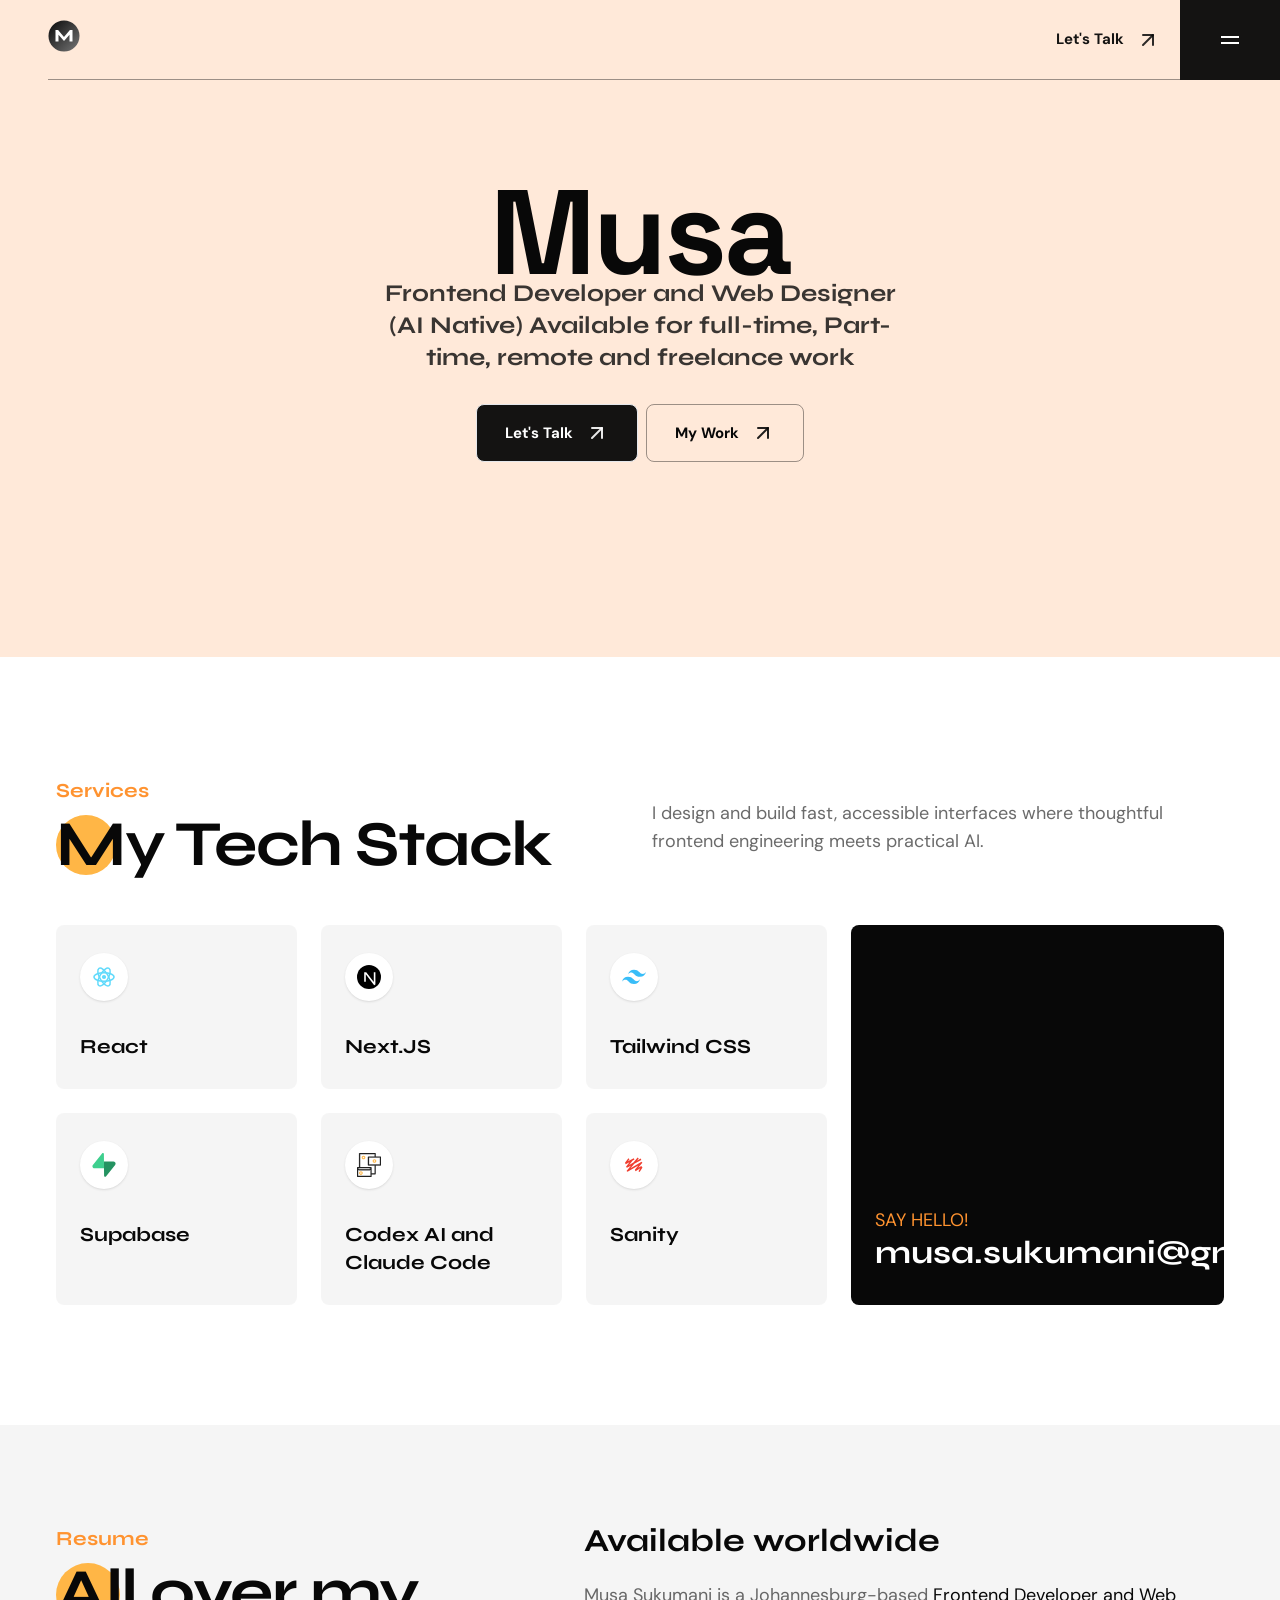
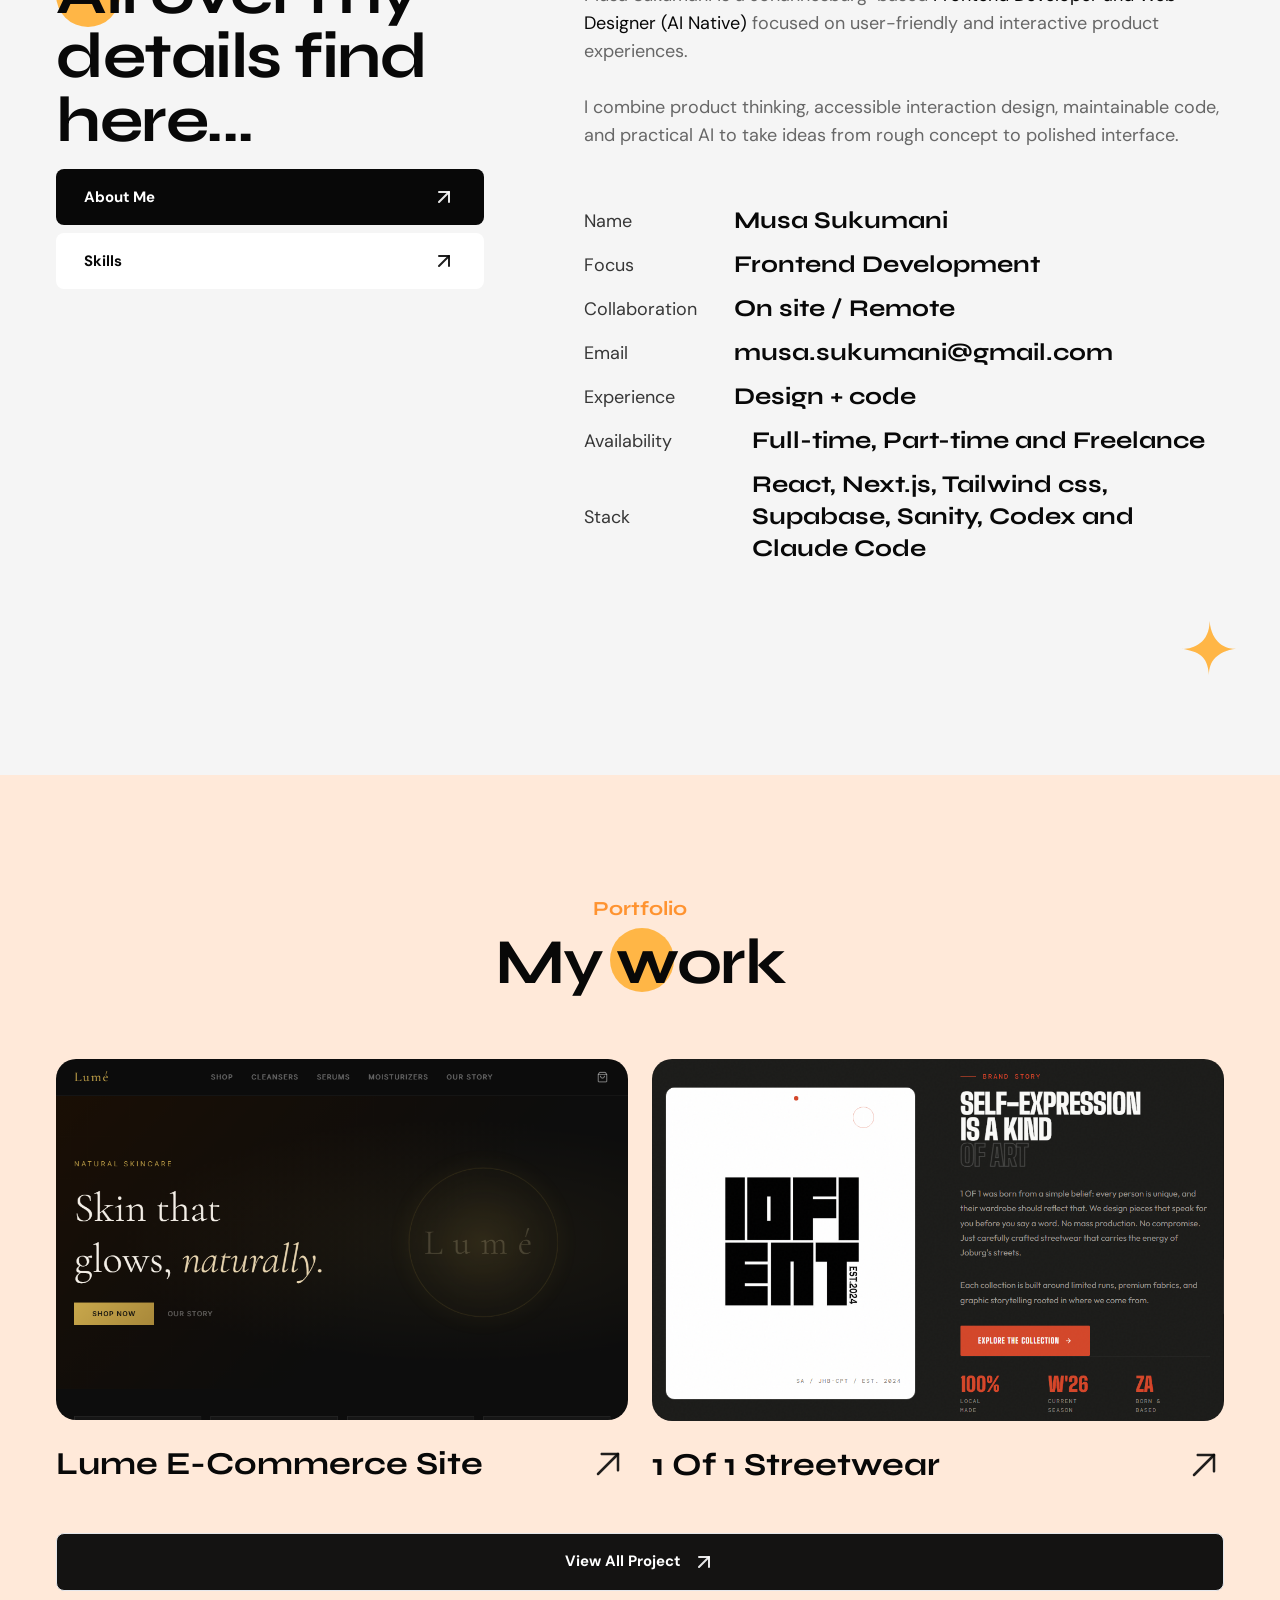
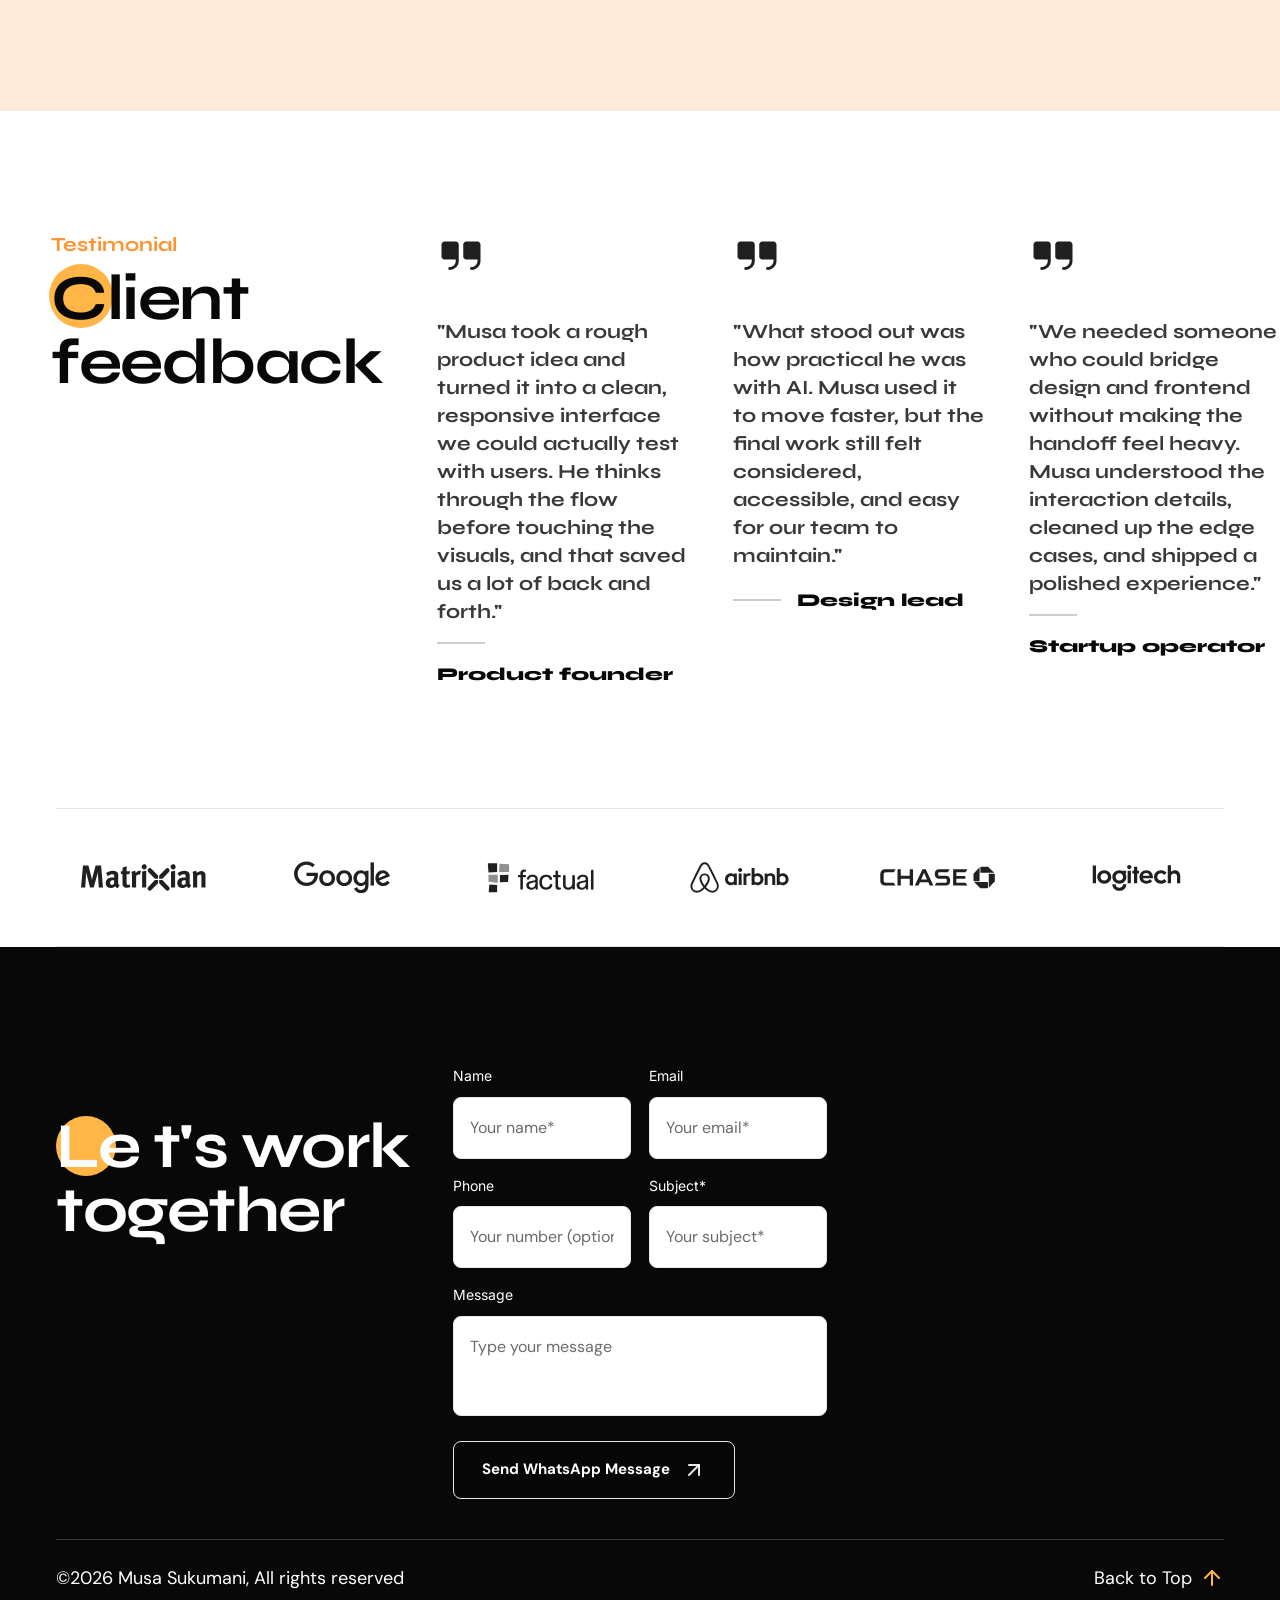
<file: index.html>
<!DOCTYPE html>
<html class="no-js" lang="en">

<head>
    <meta charset="utf-8" />
    <meta http-equiv="x-ua-compatible" content="ie=edge" />
    <title>Musa Sukumani - Frontend Developer and Web Designer (AI Native)</title>
    
    <meta name="description" content="Portfolio of Musa Sukumani, an AI-native frontend developer building intelligent, accessible digital products.">
    <meta name="viewport" content="width=device-width, initial-scale=1, shrink-to-fit=no" />

    <!-- Favicon -->
    <link rel="shortcut icon" type="image/x-icon" href="assets/images/favicon.svg" />

    <!-- CSS (Font, Vendor, Icon, Plugins & Style CSS files) -->

    <!-- Font CSS -->

    <link rel="preconnect" href="https://fonts.googleapis.com">
    <link rel="preconnect" href="https://fonts.gstatic.com" crossorigin>
    <link href="https://fonts.googleapis.com/css2?family=DM+Sans:ital,opsz,wght@0,9..40,100;0,9..40,200;0,9..40,300;0,9..40,400;0,9..40,500;0,9..40,600;0,9..40,700;0,9..40,800;0,9..40,900;0,9..40,1000;1,9..40,100;1,9..40,200;1,9..40,300;1,9..40,400;1,9..40,500;1,9..40,600;1,9..40,700;1,9..40,800;1,9..40,900;1,9..40,1000&family=Inter:wght@100;200;300;400;500;600;700;800;900&family=Poppins:ital,wght@0,100;0,200;0,300;0,400;0,500;0,600;0,700;0,800;0,900;1,100;1,200;1,300;1,400;1,500;1,600;1,700;1,800;1,900&family=Space+Grotesk:wght@400;500;600;700&family=Syne:wght@400;500;600;700;800&display=swap" rel="stylesheet">

    <!-- Plugins CSS (All Plugins Files) -->
    <link rel="stylesheet" href="assets/css/plugins/aos.css" />
    <link rel="stylesheet" href="assets/css/plugins/swiper-bundle.min.css" />


    <!-- Style CSS -->
    <link rel="stylesheet" href="assets/css/style.css" />

</head>

<body>
    <div class="overflow-x-hidden">
        <!-- Header start -->

        <header id="sticky-header" class="xl:pl-12 absolute left-0 top-0 w-full z-10">
            <div class="flex pl-4 xl:pl-0">

                <div class="flex-1 flex items-center justify-between border-b border-black-800 border-opacity-40">

                    <a href="index.html">
                        <span class="brand-wordmark"><img src="assets/images/musa-mark.svg" alt="Musa" width="32" height="32"></span>
                    </a>

                    <!-- Link Start -->
                    <a href="contact.html" class="flex items-center flex-wrap py-[6px] px-3 text-[15px] font-bold text-active leading-none mr-2 transition-all duration-300 hover:text-orange md:hover:text-white group">Let's
                        Talk
                        <span class="inline-block ml-3 group-hover:animate-arrow-move-up">
        <svg width="24" height="24" viewBox="0 0 24 24" fill="none" xmlns="http://www.w3.org/2000/svg">
          <path d="M7 17L17 7" stroke="currentColor" stroke-opacity="0.9" stroke-width="2" stroke-linecap="round"
            stroke-linejoin="round" />
          <path d="M7 7H17V17" stroke="currentColor" stroke-opacity="0.9" stroke-width="2" stroke-linecap="round"
            stroke-linejoin="round" />
        </svg>
      </span>
                    </a>
                    <!-- Link End -->
                </div>



                <!-- Button Start -->
                <button id="offcanvas-toggle" class="flex-none bg-active flex items-center flex-wrap justify-center py-7 px-[38px] cursor-pointer" type="button" aria-label="Open navigation" aria-controls="offcanvas" aria-expanded="false"><svg width="24" height="24" viewBox="0 0 24 24" fill="none" xmlns="http://www.w3.org/2000/svg">
                            <rect x="3" y="8" width="18" height="2" fill="white" />
                            <rect x="3" y="14" width="18" height="2" fill="white" />
                        </svg></button>
                <!-- Button End -->

            </div>
        </header>


        <!-- offcanvas-menu start -->
        <div id="offcanvas" class="offcanvas right-0 top-0 bottom-0 z-50 transform translate-x-full fixed h-full w-[350px] md:w-[460px] transition-all ease-in-out duration-300 bg-black-800 pl-8 flex flex-wrap flex-col justify-between">
            <!-- close button start -->

            <div>
                <div class="flex flex-wrap justify-between items-center border-b border-border-white mb-[80px]">
                    <a href="index.html">
                        <span class="brand-wordmark brand-wordmark--light"><img src="assets/images/musa-mark.svg" alt="" width="32" height="32"><span>MUSA</span></span>
                    </a>
                    <button id="offcanvas-close" class="offcanvas-close bg-primary py-7 px-[38px]" aria-label="offcanvas">
                        <svg width="24" height="24" viewBox="0 0 24 24" fill="none" xmlns="http://www.w3.org/2000/svg">
                            <path fill-rule="evenodd" clip-rule="evenodd" d="M19.2803 4.71967C19.5732 5.01256 19.5732 5.48744 19.2803 5.78033L5.78033 19.2803C5.48744 19.5732 5.01256 19.5732 4.71967 19.2803C4.42678 18.9874 4.42678 18.5126 4.71967 18.2197L18.2197 4.71967C18.5126 4.42678 18.9874 4.42678 19.2803 4.71967Z" fill="white" />
                            <path fill-rule="evenodd" clip-rule="evenodd" d="M4.71967 4.71967C5.01256 4.42678 5.48744 4.42678 5.78033 4.71967L19.2803 18.2197C19.5732 18.5126 19.5732 18.9874 19.2803 19.2803C18.9874 19.5732 18.5126 19.5732 18.2197 19.2803L4.71967 5.78033C4.42678 5.48744 4.42678 5.01256 4.71967 4.71967Z" fill="white" />
                        </svg>
                    </button>
                </div>

                <!-- close button end -->

                <!-- offcanvas-menu start -->

                <nav class="offcanvas-menu mr-[40px] flex flex-wrap flex-col justify-between">
                    <ul>
                        <li class="border-b border-border-white py-4 group">
                            <a href="index.html" class="text-white text-xl font-bold font-Syne leading-none flex flex-wrap items-center justify-between hover:text-orange transition duration-300">Home
                                <span class="inline-block group-hover:animate-arrow-move-up">
              <svg width="24" height="24" viewBox="0 0 24 24" fill="none" xmlns="http://www.w3.org/2000/svg">
                <path d="M7 17L17 7" stroke="currentColor" stroke-opacity="0.9" stroke-width="2" stroke-linecap="round"
                  stroke-linejoin="round"></path>
                <path d="M7 7H17V17" stroke="currentColor" stroke-opacity="0.9" stroke-width="2" stroke-linecap="round"
                  stroke-linejoin="round"></path>
              </svg>
            </span>
                            </a>
                        </li>
                        <li class="border-b border-border-white py-4 group">
                            <a href="about.html" class="text-white text-xl font-bold font-Syne leading-none flex flex-wrap items-center justify-between hover:text-orange transition duration-300">About
                                <span class="inline-block group-hover:animate-arrow-move-up">
              <svg width="24" height="24" viewBox="0 0 24 24" fill="none" xmlns="http://www.w3.org/2000/svg">
                <path d="M7 17L17 7" stroke="currentColor" stroke-opacity="0.9" stroke-width="2" stroke-linecap="round"
                  stroke-linejoin="round"></path>
                <path d="M7 7H17V17" stroke="currentColor" stroke-opacity="0.9" stroke-width="2" stroke-linecap="round"
                  stroke-linejoin="round"></path>
              </svg>
            </span>
                            </a>

                        </li>
                        <li class="border-b border-border-white py-4 group">
                            <a href="projects.html" class="text-white text-xl font-bold font-Syne leading-none flex flex-wrap items-center justify-between hover:text-orange transition duration-300">Project
                                <span class="inline-block group-hover:animate-arrow-move-up">
              <svg width="24" height="24" viewBox="0 0 24 24" fill="none" xmlns="http://www.w3.org/2000/svg">
                <path d="M7 17L17 7" stroke="currentColor" stroke-opacity="0.9" stroke-width="2" stroke-linecap="round"
                  stroke-linejoin="round"></path>
                <path d="M7 7H17V17" stroke="currentColor" stroke-opacity="0.9" stroke-width="2" stroke-linecap="round"
                  stroke-linejoin="round"></path>
              </svg>
            </span>
                            </a>
                        </li>
                        <li class="border-b border-border-white py-4 group">
                            <a href="project-details.html" class="text-white text-xl font-bold font-Syne leading-none flex flex-wrap items-center justify-between hover:text-orange transition duration-300">Project details
                                <span class="inline-block group-hover:animate-arrow-move-up">
              <svg width="24" height="24" viewBox="0 0 24 24" fill="none" xmlns="http://www.w3.org/2000/svg">
                <path d="M7 17L17 7" stroke="currentColor" stroke-opacity="0.9" stroke-width="2" stroke-linecap="round"
                  stroke-linejoin="round"></path>
                <path d="M7 7H17V17" stroke="currentColor" stroke-opacity="0.9" stroke-width="2" stroke-linecap="round"
                  stroke-linejoin="round"></path>
              </svg>
            </span>
                            </a>
                        </li>

                        <li class="border-b border-border-white py-4 group">
                            <a href="contact.html" class="text-white text-xl font-bold font-Syne leading-none flex flex-wrap items-center justify-between hover:text-orange transition duration-300">Contact
                                <span class="inline-block group-hover:animate-arrow-move-up">
              <svg width="24" height="24" viewBox="0 0 24 24" fill="none" xmlns="http://www.w3.org/2000/svg">
                <path d="M7 17L17 7" stroke="currentColor" stroke-opacity="0.9" stroke-width="2" stroke-linecap="round"
                  stroke-linejoin="round"></path>
                <path d="M7 7H17V17" stroke="currentColor" stroke-opacity="0.9" stroke-width="2" stroke-linecap="round"
                  stroke-linejoin="round"></path>
              </svg>
            </span>
                            </a>
                        </li>

                    </ul>
                </nav>

            </div>


            <nav class="pb-10">
                <ul class="flex flex-wrap gap-x-4 items-center">
                    <li><a href="#" class="text-white transition-all duration-300 hover:text-orange">
                            <svg width="24" height="24" viewBox="0 0 24 24" fill="none" xmlns="http://www.w3.org/2000/svg">
                                <path d="M7.443 5.3501C8.082 5.3501 8.673 5.4001 9.213 5.5481C9.754 5.6471 10.197 5.8451 10.59 6.0921C10.984 6.3401 11.279 6.6861 11.475 7.1311C11.672 7.5761 11.771 8.1211 11.771 8.7141C11.771 9.4071 11.623 10.0001 11.279 10.4451C10.984 10.8911 10.492 11.2861 9.902 11.5831C10.738 11.8311 11.377 12.2761 11.771 12.8701C12.164 13.4631 12.41 14.2051 12.41 15.0461C12.41 15.7391 12.262 16.3321 12.016 16.8271C11.771 17.3221 11.377 17.7671 10.934 18.0641C10.4528 18.3824 9.92083 18.6164 9.361 18.7561C8.771 18.9051 8.181 19.0041 7.591 19.0041H1V5.3501H7.443ZM7.049 10.8901C7.59 10.8901 8.033 10.7421 8.377 10.4951C8.721 10.2481 8.869 9.8021 8.869 9.2581C8.869 8.9611 8.819 8.6651 8.721 8.4671C8.623 8.2691 8.475 8.1201 8.279 7.9721C8.082 7.8731 7.885 7.7741 7.639 7.7251C7.393 7.6751 7.148 7.6751 6.852 7.6751H4V10.8911H7.05L7.049 10.8901ZM7.197 16.7281C7.492 16.7281 7.787 16.6781 8.033 16.6291C8.279 16.5791 8.525 16.4811 8.721 16.3321C8.92138 16.1873 9.08903 16.002 9.213 15.7881C9.311 15.5411 9.41 15.2441 9.41 14.8981C9.41 14.2051 9.213 13.7111 8.82 13.3641C8.426 13.0671 7.885 12.9191 7.246 12.9191H4V16.7291L7.197 16.7281ZM16.689 16.6781C17.082 17.0741 17.672 17.2721 18.459 17.2721C19 17.2721 19.492 17.1241 19.885 16.8771C20.279 16.5801 20.525 16.2831 20.623 15.9871H23.033C22.639 17.1731 22.049 18.0141 21.263 18.5591C20.475 19.0531 19.541 19.3501 18.41 19.3501C17.6864 19.3523 16.9688 19.218 16.295 18.9541C15.6887 18.7267 15.148 18.353 14.721 17.8661C14.2643 17.4107 13.9267 16.8498 13.738 16.2331C13.492 15.5901 13.393 14.8981 13.393 14.1061C13.393 13.3641 13.492 12.6721 13.738 12.0281C13.9749 11.4085 14.3252 10.8384 14.771 10.3471C15.2201 9.88594 15.7543 9.51613 16.344 9.2581C17.0007 8.99416 17.7022 8.85969 18.41 8.8621C19.246 8.8621 19.984 9.0111 20.623 9.3571C21.263 9.7031 21.754 10.0991 22.147 10.6931C22.541 11.2371 22.837 11.8801 23.033 12.5731C23.131 13.2651 23.18 13.9581 23.131 14.7491H16C16 15.5411 16.295 16.2831 16.689 16.6791V16.6781ZM19.787 11.4841C19.443 11.1381 18.902 10.9401 18.262 10.9401C17.82 10.9401 17.475 11.0401 17.18 11.1881C16.885 11.3361 16.689 11.5341 16.492 11.7321C16.311 11.9234 16.1912 12.1643 16.148 12.4241C16.098 12.6721 16.049 12.8701 16.049 13.0671H20.475C20.377 12.3251 20.131 11.8311 19.787 11.4841ZM15.459 6.2901H20.967V7.6261H15.46V6.2901H15.459Z" fill="currentColor" fill-opacity="0.9"></path>
                            </svg>

                        </a></li>
                    <li><a href="#" class="text-white transition-all duration-300 hover:text-orange"><svg width="24" height="24" viewBox="0 0 24 24" fill="none" xmlns="http://www.w3.org/2000/svg">
                                <path d="M6.94043 5.00002C6.94017 5.53046 6.7292 6.03906 6.35394 6.41394C5.97868 6.78883 5.46986 6.99929 4.93943 6.99902C4.409 6.99876 3.90039 6.78779 3.52551 6.41253C3.15062 6.03727 2.94016 5.52846 2.94043 4.99802C2.9407 4.46759 3.15166 3.95899 3.52692 3.5841C3.90218 3.20922 4.411 2.99876 4.94143 2.99902C5.47186 2.99929 5.98047 3.21026 6.35535 3.58552C6.73024 3.96078 6.9407 4.46959 6.94043 5.00002ZM7.00043 8.48002H3.00043V21H7.00043V8.48002ZM13.3204 8.48002H9.34043V21H13.2804V14.43C13.2804 10.77 18.0504 10.43 18.0504 14.43V21H22.0004V13.07C22.0004 6.90002 14.9404 7.13002 13.2804 10.16L13.3204 8.48002Z" fill="currentColor" fill-opacity="0.9"></path>
                            </svg>
                        </a></li>
                    <li><a href="#" class="text-white transition-all duration-300 hover:text-orange"><svg width="24" height="24" viewBox="0 0 24 24" fill="none" xmlns="http://www.w3.org/2000/svg">
                                <path d="M19.989 11.572C19.907 9.99792 19.3596 8.4836 18.416 7.221C18.1285 7.53061 17.8212 7.82123 17.496 8.091C16.4969 8.92086 15.3805 9.5982 14.183 10.101C14.35 10.451 14.503 10.79 14.638 11.11V11.113C14.665 11.174 14.688 11.231 14.732 11.342L14.749 11.382C16.262 11.212 17.858 11.275 19.405 11.485C19.611 11.512 19.805 11.541 19.989 11.572ZM10.604 4.122C11.5786 5.49516 12.4772 6.92062 13.296 8.392C14.519 7.91 15.53 7.302 16.344 6.625C16.674 6.351 16.938 6.093 17.14 5.87C15.701 4.65972 13.8803 3.99733 12 4C11.524 4 11.058 4.042 10.604 4.121V4.122ZM4.253 9.997C4.93423 9.97981 5.61464 9.93878 6.293 9.874C7.93264 9.72734 9.55828 9.4525 11.155 9.052C10.3205 7.60221 9.41956 6.19171 8.455 4.825C7.42472 5.3354 6.51626 6.06141 5.79124 6.95379C5.06623 7.84617 4.54162 8.88404 4.253 9.997ZM5.783 17.035C6.25195 16.3575 6.77894 15.7221 7.358 15.136C8.812 13.646 10.528 12.486 12.514 11.846L12.576 11.828C12.411 11.464 12.256 11.139 12.1 10.833C10.264 11.368 8.33 11.702 6.403 11.875C5.463 11.96 4.62 11.997 4 12.003C3.99815 13.8356 4.62722 15.6128 5.783 17.035ZM15.004 19.415C14.6184 17.4703 14.0725 15.5607 13.372 13.706C11.372 14.433 9.776 15.496 8.543 16.764C8.0454 17.2664 7.60382 17.8213 7.226 18.419C8.60481 19.4478 10.2797 20.0025 12 20C13.0299 20.0015 14.0504 19.8035 15.005 19.417L15.004 19.415ZM16.878 18.34C18.4393 17.1398 19.5028 15.4057 19.865 13.47C19.525 13.385 19.094 13.3 18.62 13.234C17.5661 13.0823 16.4968 13.0712 15.44 13.201C16.035 14.8799 16.5154 16.5961 16.878 18.34ZM12 22C6.477 22 2 17.523 2 12C2 6.477 6.477 2 12 2C17.523 2 22 6.477 22 12C22 17.523 17.523 22 12 22Z" fill="currentColor" fill-opacity="0.9"></path>
                            </svg>
                        </a></li>
                    <li><a href="#" class="text-white transition-all duration-300 hover:text-orange"><svg width="24" height="24" viewBox="0 0 24 24" fill="none" xmlns="http://www.w3.org/2000/svg">
                                <path d="M12.001 2C6.47598 2 2.00098 6.475 2.00098 12C1.99977 14.0992 2.65958 16.1454 3.88679 17.8484C5.114 19.5515 6.84631 20.8249 8.83798 21.488C9.33798 21.575 9.52598 21.275 9.52598 21.012C9.52598 20.775 9.51298 19.988 9.51298 19.15C7.00098 19.613 6.35098 18.538 6.15098 17.975C6.03798 17.687 5.55098 16.8 5.12598 16.562C4.77598 16.375 4.27598 15.912 5.11298 15.9C5.90098 15.887 6.46298 16.625 6.65098 16.925C7.55098 18.437 8.98798 18.012 9.56298 17.75C9.65098 17.1 9.91298 16.663 10.201 16.413C7.97598 16.163 5.65098 15.3 5.65098 11.475C5.65098 10.387 6.03798 9.488 6.67598 8.788C6.57598 8.538 6.22598 7.513 6.77598 6.138C6.77598 6.138 7.61298 5.875 9.52598 7.162C10.3401 6.9364 11.1812 6.82302 12.026 6.825C12.876 6.825 13.726 6.937 14.526 7.162C16.439 5.862 17.276 6.138 17.276 6.138C17.826 7.513 17.476 8.538 17.376 8.788C18.013 9.488 18.401 10.375 18.401 11.475C18.401 15.313 16.064 16.163 13.839 16.413C14.201 16.725 14.514 17.325 14.514 18.263C14.514 19.6 14.501 20.675 14.501 21.013C14.501 21.275 14.689 21.587 15.189 21.487C17.1738 20.8166 18.8985 19.5408 20.1203 17.8389C21.3421 16.1371 21.9995 14.095 22 12C22 6.475 17.525 2 12 2H12.001Z" fill="currentColor" fill-opacity="0.9"></path>
                            </svg>
                        </a></li>

                </ul>
            </nav>
        </div>
        <!-- offcanvas-menu end -->

        <!-- Header end -->

        <!-- Hero section start -->
        <section class="bg-secondary relative pt-[140px] pb-[125px]">
            <div class="container">
                <div class="grid grid-cols-1 2xl:-mx-4">
                    <div class="xl:pt-12 text-center">
                        <h1 class="hero-name font-Space-Grotesk text-black-800 font-bold text-[80px] lg:text-[100px] xl:text-[120px] 2xl:text-[140px] leading-[64px] lg:leading-[80px] xl:leading-[90px] 2xl:leading-[110px]" data-aos="fade-right" data-aos-delay="400">
                            Musa
                        </h1>
                        <p class="hero-role mx-auto text-center font-Syne text-black-700 font-bold text-lg md:text-xl xl:text-2xl leading-tight mb-[30px]" data-aos="fade-right" data-aos-delay="800">
                            <span class="whitespace-nowrap">Frontend Developer and Web Designer (AI Native)</span> Available for full-time, Part-time, remote and freelance work
                        </p>

                        <div class="flex flex-wrap justify-center mb-[50px] md:mb-[60px] xl:mb-[70px] 2xl:mb-[80px]">
                            <span data-aos="fade-right" data-aos-delay="1000">
                                <a href="contact.html" class="flex items-center flex-wrap btn-primary mr-2 group">
                                    Let's Talk
                                    <span class="inline-block ml-3 group-hover:animate-arrow-move-up">
                                        <svg width="24" height="24" viewBox="0 0 24 24" fill="none" xmlns="http://www.w3.org/2000/svg">
                                            <path d="M7 17L17 7" stroke="currentColor" stroke-opacity="0.9" stroke-width="2" stroke-linecap="round" stroke-linejoin="round" />
                                            <path d="M7 7H17V17" stroke="currentColor" stroke-opacity="0.9" stroke-width="2" stroke-linecap="round" stroke-linejoin="round" />
                                        </svg>
                                    </span>
                                </a>
                            </span>
                            <span data-aos="fade-right" data-aos-delay="1200">
                                <a href="projects.html" class="flex items-center flex-wrap btn-primary-outline group">
                                    My Work
                                    <span class="inline-block ml-3 group-hover:animate-arrow-move-up">
                                        <svg width="24" height="24" viewBox="0 0 24 24" fill="none" xmlns="http://www.w3.org/2000/svg">
                                            <path d="M7 17L17 7" stroke="currentColor" stroke-opacity="0.9" stroke-width="2" stroke-linecap="round" stroke-linejoin="round" />
                                            <path d="M7 7H17V17" stroke="currentColor" stroke-opacity="0.9" stroke-width="2" stroke-linecap="round" stroke-linejoin="round" />
                                        </svg>
                                    </span>
                                </a>
                            </span>
                        </div>
                    </div>
                </div>
            </div>
        </section>
        <!-- Hero section end -->


        <!-- Service start -->
        <section class="py-[120px]">
            <div class="container">
                <div class="grid grid-cols-12 gap-6 2xl:gap-0 mb-12 items-center" data-aos="fade-up">
                    <div class="col-span-12 lg:col-span-6 xl:col-span-6">
                        <div class="font-bold font-Syne leading-none flex flex-wrap flex-col gap-y-2">
                            <span class="text-orange text-xl">Services</span>
                            <h3 class="text-black-800 text-4xl lg:text-5xl xl:text-[64px] tracking-[-1.5px] relative before:rounded-full before:bg-primary before:block before:absolute before:top-[2px] before:left-0 before:-z-[1] before:w-[36px] lg:before:w-[48px] xl:before:w-[60px] before:h-[36px] lg:before:h-[48px] xl:before:h-[60px]">
                                My Tech Stack
                            </h3>
                        </div>

                    </div>
                    <div class="col-span-12 lg:col-span-6 xl:col-span-6">
                        <p class="paragraph">
                            I design and build fast, accessible interfaces where thoughtful frontend engineering meets
                            practical AI.</p>
                    </div>
                </div>

                <div class="grid grid-cols-12 gap-6">
                    <div class="col-span-12 xl:col-span-8">
                        <div class="grid sm:grid-cols-2 md:grid-cols-3 gap-6">

                            <!-- service Item -->

                            <div class="px-6 py-7 bg-black-500 rounded-lg transition-all hover:shadow-2xl hover:bg-white group" data-aos="fade-up" data-aos-delay="500">
                                <!-- Icon -->
                                <div class="w-12 h-12 bg-white rounded-full shadow flex flex-wrap items-center justify-center transition-all group-hover:bg-black-500 mb-8">
                                    <svg width="24" height="24" viewBox="0 0 24 24" fill="none" xmlns="http://www.w3.org/2000/svg" aria-label="React">
                                        <circle cx="12" cy="12" r="2.1" fill="#61DAFB" />
                                        <ellipse cx="12" cy="12" rx="10" ry="4.2" stroke="#61DAFB" stroke-width="1.5" />
                                        <ellipse cx="12" cy="12" rx="10" ry="4.2" transform="rotate(60 12 12)" stroke="#61DAFB" stroke-width="1.5" />
                                        <ellipse cx="12" cy="12" rx="10" ry="4.2" transform="rotate(120 12 12)" stroke="#61DAFB" stroke-width="1.5" />
                                    </svg>
                                </div>

                                <!-- Icon End -->
                                <h4>
                                    <span class="flex flex-wrap items-end justify-between font-bold text-xl font-Syne text-black-800 group-hover:text-orange transition-all">
                                        React
                                    </span>
                                </h4>
                            </div>

                            <!-- service Item End -->

                            <!-- service Item -->

                            <div class="px-6 py-7 bg-black-500 rounded-lg transition-all hover:shadow-2xl hover:bg-white group" data-aos="fade-up" data-aos-delay="700">
                                <!-- Icon -->
                                <div class="w-12 h-12 bg-white rounded-full shadow flex flex-wrap items-center justify-center transition-all group-hover:bg-black-500 mb-8">
                                    <svg width="24" height="24" viewBox="0 0 180 180" fill="none" xmlns="http://www.w3.org/2000/svg" aria-label="Next.js">
                                        <circle cx="90" cy="90" r="90" fill="#000000" />
                                        <path d="M54 54H69.142L126 127.2V54H138V145.5L128.8 151L66 69.4V126H54V54Z" fill="#FFFFFF" />
                                    </svg>
                                </div>

                                <!-- Icon End -->
                                <h4>
                                    <span class="flex flex-wrap items-end justify-between font-bold text-xl font-Syne text-black-800 group-hover:text-orange transition-all">
                                        Next.JS
                                    </span>
                                </h4>
                            </div>

                            <!-- service Item End -->

                            <!-- service Item -->

                            <div class="px-6 py-7 bg-black-500 rounded-lg transition-all hover:shadow-2xl hover:bg-white group" data-aos="fade-up" data-aos-delay="900">
                                <!-- Icon -->
                                <div class="w-12 h-12 bg-white rounded-full shadow flex flex-wrap items-center justify-center transition-all group-hover:bg-black-500 mb-8">
                                    <svg width="24" height="24" viewBox="0 0 54 33" fill="none" xmlns="http://www.w3.org/2000/svg" aria-label="Tailwind CSS">
                                        <path fill="#38BDF8" fill-rule="evenodd" d="M27 0C19.8 0 15.3 3.6 13.5 10.8C16.2 7.2 19.35 5.85 22.95 6.75C28.11 8.04 29.37 16.2 40.5 16.2C47.7 16.2 52.2 12.6 54 5.4C51.3 9 48.15 10.35 44.55 9.45C39.39 8.16 38.13 0 27 0ZM13.5 16.2C6.3 16.2 1.8 19.8 0 27C2.7 23.4 5.85 22.05 9.45 22.95C14.61 24.24 15.87 32.4 27 32.4C34.2 32.4 38.7 28.8 40.5 21.6C37.8 25.2 34.65 26.55 31.05 25.65C25.89 24.36 24.63 16.2 13.5 16.2Z" clip-rule="evenodd" />
                                    </svg>
                                </div>

                                <!-- Icon End -->
                                <h4>
                                    <span class="flex flex-wrap items-end justify-between font-bold text-xl font-Syne text-black-800 group-hover:text-orange transition-all">
                                        Tailwind CSS
                                    </span>
                                </h4>
                            </div>

                            <!-- service Item End -->

                            <!-- service Item -->

                            <div class="px-6 py-7 bg-black-500 rounded-lg transition-all hover:shadow-2xl hover:bg-white group" data-aos="fade-up" data-aos-delay="500">
                                <!-- Icon -->
                                <div class="w-12 h-12 bg-white rounded-full shadow flex flex-wrap items-center justify-center transition-all group-hover:bg-black-500 mb-8">
                                    <svg width="24" height="24" viewBox="0 0 109 113" fill="none" xmlns="http://www.w3.org/2000/svg" aria-label="Supabase">
                                        <path d="M63.708 110.284C60.848 113.885 55.05 111.912 54.981 107.314L53.974 40.063H99.194C107.384 40.063 111.952 49.523 106.859 55.937L63.708 110.284Z" fill="#249361" />
                                        <path d="M45.317 2.071C48.177 -1.53 53.975 0.443 54.043 5.041L54.485 72.292H9.831C1.64 72.292 -2.928 62.832 2.166 56.418L45.317 2.071Z" fill="#3ECF8E" />
                                    </svg>
                                </div>

                                <!-- Icon End -->
                                <h4>
                                    <span class="flex flex-wrap items-end justify-between font-bold text-xl font-Syne text-black-800 group-hover:text-orange transition-all">
                                        Supabase
                                    </span>
                                </h4>
                            </div>

                            <!-- service Item End -->

                            <!-- service Item -->

                            <div class="px-6 py-7 bg-black-500 rounded-lg transition-all hover:shadow-2xl hover:bg-white group" data-aos="fade-up" data-aos-delay="700">
                                <!-- Icon -->
                                <div class="w-12 h-12 bg-white rounded-full shadow flex flex-wrap items-center justify-center transition-all group-hover:bg-black-500 mb-8">
                                    <svg width="24" height="24" viewBox="0 0 24 24" fill="none" xmlns="http://www.w3.org/2000/svg">
                                        <g clip-path="url(#clip0_1513_4988)">
                                            <path d="M6.51562 6.28125C5.50758 6.28125 4.6875 5.46117 4.6875 4.45312C4.6875 3.44508 5.50758 2.625 6.51562 2.625C7.52367 2.625 8.34375 3.44508 8.34375 4.45312C8.34375 5.46117 7.52367 6.28125 6.51562 6.28125ZM6.51562 3.65625C6.07622 3.65625 5.71875 4.01372 5.71875 4.45312C5.71875 4.89253 6.07622 5.25 6.51562 5.25C6.95503 5.25 7.3125 4.89253 7.3125 4.45312C7.3125 4.01372 6.95503 3.65625 6.51562 3.65625Z" fill="#FFB646" />
                                            <path d="M3.91296 21.9375C2.90492 21.9375 2.08484 21.1174 2.08484 20.1094C2.08484 19.1013 2.90492 18.2812 3.91296 18.2812C4.92101 18.2812 5.74109 19.1013 5.74109 20.1094C5.74109 21.1174 4.92101 21.9375 3.91296 21.9375ZM3.91296 19.3125C3.47356 19.3125 3.11609 19.67 3.11609 20.1094C3.11609 20.5488 3.47356 20.9062 3.91296 20.9062C4.35237 20.9062 4.70984 20.5488 4.70984 20.1094C4.70984 19.67 4.35237 19.3125 3.91296 19.3125Z" fill="#FFB646" />
                                            <path d="M17.4717 9.86719C16.4636 9.86719 15.6436 9.04711 15.6436 8.03906C15.6436 7.03102 16.4636 6.21094 17.4717 6.21094C18.4797 6.21094 19.2998 7.03102 19.2998 8.03906C19.2998 9.04711 18.4797 9.86719 17.4717 9.86719ZM17.4717 7.24219C17.0323 7.24219 16.6748 7.59966 16.6748 8.03906C16.6748 8.47847 17.0323 8.83594 17.4717 8.83594C17.9111 8.83594 18.2686 8.47847 18.2686 8.03906C18.2686 7.59966 17.9111 7.24219 17.4717 7.24219Z" fill="#FFB646" />
                                            <path d="M23.4844 3.5625H18.7031V0.515625C18.7031 0.230859 18.4723 0 18.1875 0H2.57812C2.29336 0 2.0625 0.230859 2.0625 0.515625V14.1094H0.515625C0.230859 14.1094 0 14.3402 0 14.625V23.4844C0 23.7691 0.230859 24 0.515625 24H14.0625C14.3473 24 14.5781 23.7691 14.5781 23.4844V21.375H18.1875C18.4723 21.375 18.7031 21.1441 18.7031 20.8594V12.5156H23.4844C23.7691 12.5156 24 12.2848 24 12V4.07812C24 3.79336 23.7691 3.5625 23.4844 3.5625ZM13.4608 15.1406C13.246 15.7671 12.6515 16.2188 11.9531 16.2188H2.625C1.92666 16.2188 1.33219 15.7671 1.11731 15.1406H13.4608ZM1.03125 22.9688V16.7088C1.47352 17.0479 2.02598 17.25 2.625 17.25H11.9531C12.5521 17.25 13.1046 17.0479 13.5469 16.7088V22.9688H1.03125ZM17.6719 20.3438H14.5781V14.625C14.5781 14.3402 14.3473 14.1094 14.0625 14.1094H3.09375V1.03125H17.6719V3.5625H11.459C11.1742 3.5625 10.9433 3.79336 10.9433 4.07812V12C10.9433 12.2848 11.1742 12.5156 11.459 12.5156H17.6719V20.3438ZM22.9688 11.4844H11.9746V4.59375H22.9688V11.4844Z" fill="#080808" fill-opacity="0.9" />
                                            <path fill-rule="evenodd" clip-rule="evenodd" d="M18.8531 3.4126H23.4844C23.852 3.4126 24.15 3.71061 24.15 4.07822V12.0001C24.15 12.3677 23.852 12.6657 23.4844 12.6657H18.8531V20.8595C18.8531 21.2271 18.5551 21.5251 18.1875 21.5251H14.7281V23.4845C14.7281 23.8521 14.4301 24.1501 14.0625 24.1501H0.515601C0.147992 24.1501 -0.150024 23.8521 -0.150024 23.4845V14.6251C-0.150024 14.2575 0.147992 13.9595 0.515601 13.9595H1.91248V0.515723C1.91248 0.148114 2.21049 -0.149902 2.5781 -0.149902H18.1875C18.5551 -0.149902 18.8531 0.148114 18.8531 0.515723V3.4126ZM13.4608 15.1407H1.11729C1.13486 15.1919 1.15496 15.242 1.17746 15.2907C1.43007 15.838 1.98373 16.2188 2.62498 16.2188H11.9531C12.5944 16.2188 13.1481 15.838 13.4006 15.2907C13.4231 15.242 13.4432 15.1919 13.4608 15.1407ZM13.2336 15.2907H1.34453C1.58572 15.7529 2.06936 16.0688 2.62498 16.0688H11.9531C12.5088 16.0688 12.9924 15.7529 13.2336 15.2907ZM1.18123 16.9936V22.8188H13.3969V16.9936C12.9761 17.2512 12.4817 17.4001 11.9531 17.4001H2.62498C2.09641 17.4001 1.60201 17.2512 1.18123 16.9936ZM1.03123 22.9688H13.5469V16.7089C13.4982 16.7463 13.4481 16.7819 13.3969 16.8158C12.9824 17.09 12.4862 17.2501 11.9531 17.2501H2.62498C2.09191 17.2501 1.59571 17.09 1.18123 16.8158C1.12995 16.7819 1.07992 16.7463 1.03123 16.7089V22.9688ZM14.7281 20.1938H17.5219V12.6657H11.4589C11.0913 12.6657 10.7933 12.3677 10.7933 12.0001V4.07822C10.7933 3.71061 11.0913 3.4126 11.4589 3.4126H17.5219V1.18135H3.24373V13.9595H14.0625C14.4301 13.9595 14.7281 14.2575 14.7281 14.6251V20.1938ZM12.1246 11.3345H22.8187V4.74385H12.1246V11.3345ZM23.4844 3.5626C23.7691 3.5626 24 3.79346 24 4.07822V12.0001C24 12.2849 23.7691 12.5157 23.4844 12.5157H18.7031V20.8595C18.7031 21.1442 18.4722 21.3751 18.1875 21.3751H14.5781V23.4845C14.5781 23.7692 14.3472 24.0001 14.0625 24.0001H0.515601C0.230835 24.0001 -2.44081e-05 23.7692 -2.44081e-05 23.4845V14.6251C-2.44081e-05 14.3403 0.230835 14.1095 0.515601 14.1095H2.06248V0.515723C2.06248 0.230957 2.29333 9.76622e-05 2.5781 9.76622e-05H18.1875C18.4722 9.76622e-05 18.7031 0.230957 18.7031 0.515723V3.5626H23.4844ZM17.6719 20.3438V12.5157H11.4589C11.1742 12.5157 10.9433 12.2849 10.9433 12.0001V4.07822C10.9433 3.79346 11.1742 3.5626 11.4589 3.5626H17.6719V1.03135H3.09373V14.1095H14.0625C14.3472 14.1095 14.5781 14.3403 14.5781 14.6251V20.3438H17.6719ZM22.9687 11.4845V4.59385H11.9746V11.4845H22.9687Z" fill="#080808" fill-opacity="0.9" />
                                        </g>
                                        <defs>
                                            <clipPath id="clip0_1513_4988">
                                                <rect width="24" height="24" fill="white" />
                                            </clipPath>
                                        </defs>
                                    </svg>


                                </div>

                                <!-- Icon End -->
                                <h4>
                                    <span class="flex flex-wrap items-end justify-between font-bold text-xl font-Syne text-black-800 group-hover:text-orange transition-all">
                                        Codex AI and Claude Code
                                    </span>
                                </h4>
                            </div>

                            <!-- service Item End -->

                            <!-- service Item -->

                            <div class="px-6 py-7 bg-black-500 rounded-lg transition-all hover:shadow-2xl hover:bg-white group" data-aos="fade-up" data-aos-delay="900">
                                <!-- Icon -->
                                <div class="w-12 h-12 bg-white rounded-full shadow flex flex-wrap items-center justify-center transition-all group-hover:bg-black-500 mb-8">
                                    <svg width="24" height="24" viewBox="0 0 192 192" fill="none" xmlns="http://www.w3.org/2000/svg" aria-label="Sanity">
                                        <path fill="#F03E2F" d="M160.077 112.697L154.865 103.629L129.659 118.981L157.655 83.337L161.888 80.853L160.841 79.28L162.764 76.823L153.929 69.47L149.886 74.623L68.266 122.375L98.443 86.085L154.651 55.275L149.311 44.953L118.696 61.728L133.771 43.61L125.134 36L91.206 76.797L57.508 95.277L83.307 61.171L99.473 52.757L94.339 42.319L47.24 66.836L60.084 49.841L51.112 42.655L24 78.538L29.486 89.188L59.543 73.535L32.147 109.745L39.307 118.504L70.953 101.154L36.105 143.065L44.742 150.674L130.543 99.245L102.632 134.812L108.831 145.265L145.954 122.649L131.659 145.716L141.24 152L164 115.278L160.077 112.697Z" />
                                    </svg>
                                </div>

                                <!-- Icon End -->
                                <h4>
                                    <span class="flex flex-wrap items-end justify-between font-bold text-xl font-Syne text-black-800 group-hover:text-orange transition-all">
                                        Sanity
                                    </span>
                                </h4>
                            </div>

                            <!-- service Item End -->

                        </div>
                    </div>


                    <div class="col-span-12 xl:col-span-4" data-aos="zoom-in" data-aos-delay="1000">
                        <div class="px-6 py-9 bg-black-800 rounded-lg flex flex-wrap flex-col justify-between max-w-[416px] mx-auto h-full group">
                            <div class="flex flex-wrap justify-end relative">
                                <a href="contact.html" class="group-hover:animate-arrow-move-up">
                                    <svg width="80" height="80" viewBox="0 0 80 80" fill="none" xmlns="http://www.w3.org/2000/svg">
                                        <path d="M23.3333 56.6666L56.6667 23.3333" stroke="#FFB646" stroke-width="3.5" stroke-linecap="round" stroke-linejoin="round" />
                                        <path d="M23.3333 23.3333H56.6667V56.6666" stroke="#FFB646" stroke-width="3.5" stroke-linecap="round" stroke-linejoin="round" />
                                    </svg>
                                </a>
                            </div>

                            <div class="flex flex-col flex-wrap gap-y-2">
                                <span class="text-orange text-lg font-normal leading-none">SAY HELLO!</span>
                                <h4 class="text-white text-2xl xl:text-[32px] font-bold font-Syne leading-none">musa.sukumani@gmail.com
                                </h4>
                            </div>
                        </div>
                    </div>
                </div>
            </div>

        </section>
        <!-- Service end -->





        <!-- tabs start -->
        <section class="featured-properties py-[80px] lg:py-[100px]">
            <div class="container">
                <div class="grid grid-cols-12 lg:gap-[60px] xl:gap-[100px] 2xl:gap-[134px]">

                    <div class="col-span-12 lg:col-span-5 2xl:col-span-4" data-aos="fade-up">

                        <div class="font-bold font-Syne leading-none flex flex-wrap flex-col gap-y-2 mb-4">
                            <span class="text-orange text-xl">Resume</span>
                            <h3 class="text-black-800 text-4xl lg:text-5xl xl:text-[64px] tracking-[-1.5px] relative before:rounded-full before:bg-primary before:block before:absolute before:top-[2px] before:left-0 before:-z-[1] before:w-[36px] lg:before:w-[48px] xl:before:w-[64px] before:h-[36px] lg:before:h-[48px] xl:before:h-[64px]">
                                All over my details find here...
                            </h3>



                        </div>
                        <div class="tabs flex flex-wrap lg:flex-col gap-2 my-8 lg:my-0">
                            <button data-tab="about_me_tab" class="tab-btn justify-between items-center inline-flex group active">
                                About me
                                <span class="inline-block ml-3 group-hover:animate-arrow-move-up">
                            <svg width="24" height="24" viewBox="0 0 24 24" fill="none"
                                xmlns="http://www.w3.org/2000/svg">
                                <path d="M7 17L17 7" stroke="currentColor" stroke-opacity="0.9" stroke-width="2"
                                    stroke-linecap="round" stroke-linejoin="round"></path>
                                <path d="M7 7H17V17" stroke="currentColor" stroke-opacity="0.9" stroke-width="2"
                                    stroke-linecap="round" stroke-linejoin="round"></path>
                            </svg>
                        </span>
                            </button>
                            <button data-tab="skills_tab" class="tab-btn justify-between items-center inline-flex group">
                                Skills
                                <span class="inline-block ml-3 group-hover:animate-arrow-move-up">
                            <svg width="24" height="24" viewBox="0 0 24 24" fill="none"
                                xmlns="http://www.w3.org/2000/svg">
                                <path d="M7 17L17 7" stroke="currentColor" stroke-opacity="0.9" stroke-width="2"
                                    stroke-linecap="round" stroke-linejoin="round"></path>
                                <path d="M7 7H17V17" stroke="currentColor" stroke-opacity="0.9" stroke-width="2"
                                    stroke-linecap="round" stroke-linejoin="round"></path>
                            </svg>
                        </span>
                            </button>
                        </div>
                    </div>

                    <div class="col-span-12 lg:col-span-7 2xl:col-span-8" data-aos="fade-up" data-aos-delay="400">
                        <div id="about_me_tab" class="tab-content active relative">
                            <div class="grid grid-cols-1">
                                <h4 class="text-black-800 text-2xl lg:text-[32px] font-bold font-Syne mb-6">Available worldwide</h4>
                                <p class="paragraph mb-7">Musa Sukumani is a Johannesburg-based <span class="text-black-800">Frontend Developer and Web Designer (AI Native)</span> focused on user-friendly and interactive product experiences.</p>
                                <p class="paragraph mb-14">I combine product thinking, accessible interaction design,
                                    maintainable code, and practical AI to take ideas from rough concept to polished interface.</p>

                                <ul class="flex-col gap-3 inline-flex">
                                    <li class="gap-10 inline-flex items-center">
                                        <span class="w-[110px] text-black-text-800 text-lg font-normal leading-none">
                                    Name</span>
                                        <span class="text-black-800 text-2xl font-bold font-Syne leading-8">
                                    Musa Sukumani</span>
                                    </li>
                                    <li class="gap-10 inline-flex items-center">
                                        <span class="w-[110px] text-black-text-800 text-lg font-normal leading-none">
                                    Focus</span>
                                        <span class="text-black-800 text-2xl font-bold font-Syne leading-8">
                                    Frontend Development</span>
                                    </li>
                                    <li class="gap-10 inline-flex items-center">
                                        <span class="w-[110px] text-black-text-800 text-lg font-normal leading-none">
                                    Collaboration</span>
                                        <span class="text-black-800 text-2xl font-bold font-Syne leading-8">
                                    On site / Remote</span>
                                    </li>
                                    <li class="gap-10 inline-flex items-center">
                                        <span class="w-[110px] text-black-text-800 text-lg font-normal leading-none">
                                    Email</span>
                                        <span class="text-black-800 text-2xl font-bold font-Syne leading-8">
                                    musa.sukumani@gmail.com</span>
                                    </li>
                                    <li class="gap-10 inline-flex items-center">
                                        <span class="w-[110px] text-black-text-800 text-lg font-normal leading-none">
                                    Experience</span>
                                        <span class="text-black-800 text-2xl font-bold font-Syne leading-8">
                                    Design + code</span>
                                    </li>
                                    <li class="gap-10 inline-flex items-center">
                                        <span class="w-[110px] text-black-text-800 text-lg font-normal leading-none">
                                    Availability</span>
                                        <span class="text-black-800 text-2xl font-bold font-Syne leading-8" style="margin-left: 1ch;">
                                    Full-time, Part-time and Freelance</span>
                                    </li>
                                    <li class="gap-10 inline-flex items-center">
                                        <span class="w-[110px] text-black-text-800 text-lg font-normal leading-none">
                                    Stack</span>
                                        <span class="text-black-800 text-2xl font-bold font-Syne leading-8" style="margin-left: 4ch;">
                                    React, Next.js, Tailwind css, Supabase, Sanity, Codex and Claude Code</span>
                                    </li>
                                </ul>

                            </div>
                        </div>


                        <div id="experience_tab" class="tab-content relative">
                            <h4 class="text-black-800 text-2xl lg:text-[32px] font-bold font-Syne mb-6">Experience</h4>

                            <div class="grid grid-cols-1 sm:grid-cols-2 gap-x-4 gap-y-5">

                                <div class="pt-[30px] px-7 pb-7 bg-black-500 rounded-2xl transition-all hover:shadow-2xl hover:bg-white flex flex-wrap flex-col gap-8 justify-between">
                                    <span class="text-sm font-normal font-Inter leading-tight text-black-text-800">Now
                                �
                                Running</span>
                                    <div>
                                        <p class="text-lg font-normal font-sans leading-7 text-black-800 relative z-[1] before:rounded-full before:bg-orange before:block before:absolute before:top-[50%] before:translate-y-[-50%] before:left-0 before:-z-[1] before:w-[8px] before:h-[8px] pl-4">
                                            Axtra</p>
                                        <h4 class="font-bold font-Syne leading-normal text-2xl text-black-800">Lead digital
                                            marketer
                                        </h4>
                                    </div>
                                </div>

                                <div class="pt-[30px] px-7 pb-7 bg-black-500 rounded-2xl transition-all hover:shadow-2xl hover:bg-white flex flex-wrap flex-col gap-8 justify-between">
                                    <span class="text-sm font-normal font-Inter leading-tight text-black-text-800">Build
                                � 07/2011</span>
                                    <div>
                                        <p class="text-lg font-normal font-sans leading-7 text-black-800 relative z-[1] before:rounded-full before:bg-orange before:block before:absolute before:top-[50%] before:translate-y-[-50%] before:left-0 before:-z-[1] before:w-[8px] before:h-[8px] pl-4">
                                            Axtra</p>
                                        <h4 class="font-bold font-Syne leading-normal text-2xl text-black-800">JavaScript
                                            developer
                                        </h4>
                                    </div>
                                </div>

                                <div class="pt-[30px] px-7 pb-7 bg-black-500 rounded-2xl transition-all hover:shadow-2xl hover:bg-white flex flex-wrap flex-col gap-8 justify-between">
                                    <span class="text-sm font-normal font-Inter leading-tight text-black-text-800">Build
                                � 07/2011</span>
                                    <div>
                                        <p class="text-lg font-normal font-sans leading-7 text-black-800 relative z-[1] before:rounded-full before:bg-orange before:block before:absolute before:top-[50%] before:translate-y-[-50%] before:left-0 before:-z-[1] before:w-[8px] before:h-[8px] pl-4">
                                            Axtra</p>
                                        <h4 class="font-bold font-Syne leading-normal text-2xl text-black-800">AI-native frontend developer
                                        </h4>
                                    </div>
                                </div>

                                <div class="pt-[30px] px-7 pb-7 bg-black-500 rounded-2xl transition-all hover:shadow-2xl hover:bg-white flex flex-wrap flex-col gap-8 justify-between">
                                    <span class="text-sm font-normal font-Inter leading-tight text-black-text-800">Build
                                � 07/2011</span>
                                    <div>
                                        <p class="text-lg font-normal font-sans leading-7 text-black-800 relative z-[1] before:rounded-full before:bg-orange before:block before:absolute before:top-[50%] before:translate-y-[-50%] before:left-0 before:-z-[1] before:w-[8px] before:h-[8px] pl-4">
                                            Axtra</p>
                                        <h4 class="font-bold font-Syne leading-normal text-2xl text-black-800">Interaction engineer
                                        </h4>
                                    </div>
                                </div>

                            </div>
                        </div>

                        <div id="education_tab" class="tab-content">
                            <h4 class="text-black-800 text-2xl lg:text-[32px] font-bold font-Syne mb-6">Education</h4>

                            <div class="grid grid-cols-1 gap-6">

                                <div class="pt-[30px] px-7 pb-7 bg-black-500 rounded-2xl transition-all hover:shadow-2xl hover:bg-white flex flex-wrap gap-[30px] md:gap-[60px] lg:gap-[104px]">
                                    <span class="text-sm font-normal font-Inter leading-tight text-black-text-800">0Build
                                �
                                07/2011</span>
                                    <div class="flex-1">
                                        <p class="text-lg font-normal font-sans leading-7 text-black-800 relative z-[1] before:rounded-full before:bg-orange before:block before:absolute before:top-[50%] before:translate-y-[-50%] before:left-0 before:-z-[1] before:w-[8px] before:h-[8px] pl-4">
                                            Axtra</p>
                                        <h4 class="font-bold font-Syne leading-normal text-2xl text-black-800">BA Business
                                            Management
                                        </h4>
                                    </div>
                                </div>

                                <div class="pt-[30px] px-7 pb-7 bg-black-500 rounded-2xl transition-all hover:shadow-2xl hover:bg-white flex flex-wrap gap-[30px] md:gap-[60px] lg:gap-[104px]">
                                    <span class="text-sm font-normal font-Inter leading-tight text-black-text-800">Build
                                � 07/2011</span>
                                    <div class="flex-1">
                                        <p class="text-lg font-normal font-sans leading-7 text-black-800 relative z-[1] before:rounded-full before:bg-orange before:block before:absolute before:top-[50%] before:translate-y-[-50%] before:left-0 before:-z-[1] before:w-[8px] before:h-[8px] pl-4">
                                            Axtra</p>
                                        <h4 class="font-bold font-Syne leading-normal text-2xl text-black-800">BA Business
                                            Management
                                        </h4>
                                    </div>
                                </div>

                                <div class="pt-[30px] px-7 pb-7 bg-black-500 rounded-2xl transition-all hover:shadow-2xl hover:bg-white flex flex-wrap gap-[30px] md:gap-[60px] lg:gap-[104px]">
                                    <span class="text-sm font-normal font-Inter leading-tight text-black-text-800">Build
                                � 07/2011</span>
                                    <div class="flex-1">
                                        <p class="text-lg font-normal font-sans leading-7 text-black-800 relative z-[1] before:rounded-full before:bg-orange before:block before:absolute before:top-[50%] before:translate-y-[-50%] before:left-0 before:-z-[1] before:w-[8px] before:h-[8px] pl-4">
                                            Axtra</p>
                                        <h4 class="font-bold font-Syne leading-normal text-2xl text-black-800">BA Business
                                            Management
                                        </h4>
                                    </div>
                                </div>


                            </div>
                        </div>
                        <div id="skills_tab" class="tab-content">
                            <h4 class="text-black-800 text-2xl lg:text-[32px] font-bold font-Syne mb-6">Skills</h4>

                            <div class="grid grid-cols-1 md:grid-cols-2 gap-6">
                                <section class="p-7 bg-black-500 rounded-2xl">
                                    <h5 class="font-bold font-Syne text-xl text-black-800 mb-4">Frontend Web Development</h5>
                                    <ul class="list-disc pl-5 space-y-2 text-black-text-800 font-Inter">
                                        <li>React</li>
                                        <li>Next.js</li>
                                        <li>Tailwind CSS</li>
                                        <li>Responsive Interface</li>
                                        <li>Component-Based Architecture</li>
                                        <li>Performance Optimization</li>
                                        <li>Maintainable Code</li>
                                    </ul>
                                </section>

                                <section class="p-7 bg-black-500 rounded-2xl">
                                    <h5 class="font-bold font-Syne text-xl text-black-800 mb-4">Design and Product</h5>
                                    <ul class="list-disc pl-5 space-y-2 text-black-text-800 font-Inter">
                                        <li>Accessible Web Development</li>
                                        <li>Interaction Design</li>
                                        <li>User-Centred Interface Design</li>
                                        <li>Product Thinking</li>
                                        <li>Design-to-Code Implementation</li>
                                    </ul>
                                </section>

                                <section class="p-7 bg-black-500 rounded-2xl">
                                    <h5 class="font-bold font-Syne text-xl text-black-800 mb-4">Data and Content</h5>
                                    <ul class="list-disc pl-5 space-y-2 text-black-text-800 font-Inter">
                                        <li>Supabase</li>
                                        <li>Sanity CMS</li>
                                        <li>API Integration</li>
                                    </ul>
                                </section>

                                <section class="p-7 bg-black-500 rounded-2xl">
                                    <h5 class="font-bold font-Syne text-xl text-black-800 mb-4">AI-Native Development</h5>
                                    <ul class="list-disc pl-5 space-y-2 text-black-text-800 font-Inter">
                                        <li>AI-Assisted Product Development</li>
                                        <li>Codex</li>
                                        <li>Claude Code</li>
                                        <li>AI Workflow Integration</li>
                                        <li>Rapid Prototyping</li>
                                    </ul>
                                </section>
                            </div>
                        </div>
                        <div id="awards_tab" class="tab-content">
                            <h4 class="text-black-800 text-2xl lg:text-[32px] font-bold font-Syne mb-6">Awards</h4>

                            <div class="grid grid-cols-1 sm:grid-cols-2 gap-6">

                                <div class="p-8 bg-black-500 rounded-2xl transition-all hover:shadow-2xl hover:bg-white group flex flex-wrap flex-col gap-8">

                                    <div class="flex items-start justify-between">
                                        <img src="assets/images/awards/w-dot.png" alt="icons">
                                        <span class="font-normal text-sm font-Inter text-black-text-800">2018</span>
                                    </div>

                                    <div>
                                        <p class="text-lg font-normal font-sans leading-7 text-black-800 relative z-[1] before:rounded-full before:bg-orange before:block before:absolute before:top-[50%] before:translate-y-[-50%] before:left-0 before:-z-[1] before:w-[8px] before:h-[8px] pl-4">
                                            Winner</p>
                                        <h4 class="font-bold font-Syne leading-normal text-xl text-black-800">01X
                                            Developer Award
                                        </h4>
                                    </div>
                                </div>

                                <div class="p-8 bg-black-500 rounded-2xl transition-all hover:shadow-2xl hover:bg-white group flex flex-wrap flex-col gap-8">

                                    <div class="flex items-start justify-between">
                                        <img src="assets/images/awards/webby.png" alt="icons">
                                        <span class="font-normal text-sm font-Inter text-black-text-800">2018</span>
                                    </div>

                                    <div>
                                        <p class="text-lg font-normal font-sans leading-7 text-black-800 relative z-[1] before:rounded-full before:bg-orange before:block before:absolute before:top-[50%] before:translate-y-[-50%] before:left-0 before:-z-[1] before:w-[8px] before:h-[8px] pl-4">
                                            Winner</p>
                                        <h4 class="font-bold font-Syne leading-normal text-xl text-black-800">01X
                                            Developer Award
                                        </h4>
                                    </div>
                                </div>

                                <div class="p-8 bg-black-500 rounded-2xl transition-all hover:shadow-2xl hover:bg-white group flex flex-wrap flex-col gap-8">

                                    <div class="flex items-start justify-between">
                                        <img src="assets/images/awards/fwa.png" alt="icons">
                                        <span class="font-normal text-sm font-Inter text-black-text-800">2018</span>
                                    </div>

                                    <div>
                                        <p class="text-lg font-normal font-sans leading-7 text-black-800 relative z-[1] before:rounded-full before:bg-orange before:block before:absolute before:top-[50%] before:translate-y-[-50%] before:left-0 before:-z-[1] before:w-[8px] before:h-[8px] pl-4">
                                            Winner</p>
                                        <h4 class="font-bold font-Syne leading-normal text-xl text-black-800">01X
                                            Developer Award
                                        </h4>
                                    </div>
                                </div>

                                <div class="p-8 bg-black-500 rounded-2xl transition-all hover:shadow-2xl hover:bg-white group flex flex-wrap flex-col gap-8">

                                    <div class="flex items-start justify-between">
                                        <img src="assets/images/awards/wordpress.png" alt="icons">
                                        <span class="font-normal text-sm font-Inter text-black-text-800">2018</span>
                                    </div>

                                    <div>
                                        <p class="text-lg font-normal font-sans leading-7 text-black-800 relative z-[1] before:rounded-full before:bg-orange before:block before:absolute before:top-[50%] before:translate-y-[-50%] before:left-0 before:-z-[1] before:w-[8px] before:h-[8px] pl-4">
                                            Winner</p>
                                        <h4 class="font-bold font-Syne leading-normal text-xl text-black-800">01X
                                            Developer Award
                                        </h4>
                                    </div>
                                </div>

                            </div>
                        </div>

                        <span class="flex justify-end mt-14 -mr-3">
                    <svg width="54" height="54" viewBox="0 0 54 54" fill="none" xmlns="http://www.w3.org/2000/svg">
                        <path
                            d="M27.5625 0C27.5625 23.1273 9.1875 28.5455 0 27.8182C16.875 31.0909 25.3125 34.3636 27 54C27 40.3636 34.875 30.5455 54 27.8182C46.125 28.3636 29.8125 24 27.5625 0Z"
                            fill="#FFB646" />
                    </svg>
                </span>
                    </div>
                </div>
            </div>
        </section>
        <!-- tabs end -->


        <!-- Portfolio Section Start -->
        <section class="bg-secondary py-[120px]">
            <div class="container">
                <div class="grid grid-cols-12 gap-6">
                    <div class="col-span-12" data-aos="fade-up">
                        <div class="font-bold font-Syne text-center leading-none flex flex-wrap flex-col gap-y-2 mb-10">
                            <span class="text-orange text-xl">Portfolio</span>
                            <h3 class="text-black-800 text-4xl lg:text-5xl xl:text-[64px] tracking-[-1.5px]">
                                My <span
                                    class="relative z-[1] before:rounded-full before:bg-primary before:block before:absolute before:top-[4px] before:left-[-6px] before:-z-[1] before:w-[36px] lg:before:w-[48px] xl:before:w-[64px] before:h-[36px] lg:before:h-[48px] xl:before:h-[64px]">w</span>ork
                            </h3>
                        </div>
                    </div>

                    <div class="col-span-12 md:col-span-6" data-aos="fade-up" data-aos-delay="300">
                        <div class="rounded-[20px] overflow-hidden mb-6">
                            <img src="assets/images/projects/lume-home-screenshot.png" alt="Lume E-commerce site homepage screenshot">
                        </div>
                        <div class="flex flex-wrap flex-col gap-3">
                            <div class="flex flex-wrap items-center justify-between text-black-800 hover:text-orange group">
                                <h4 class="font-bold font-Syne text-center leading-10 text-[20px] lg:text-[24px] xl:text-[32px] capitalize">
                                    <a class="transition-all" href="project-details.html">Lume E-commerce site</a>
                                </h4>
                                <a class="group-hover:animate-arrow-move-up" href="project-details.html">
                                    <svg width="40" height="40" viewBox="0 0 40 40" fill="none" xmlns="http://www.w3.org/2000/svg">
                                        <path fill-rule="evenodd" clip-rule="evenodd" d="M30.8839 9.11612C31.372 9.60427 31.372 10.3957 30.8839 10.8839L10.8839 30.8839C10.3957 31.372 9.60427 31.372 9.11612 30.8839C8.62796 30.3957 8.62796 29.6043 9.11612 29.1161L29.1161 9.11612C29.6043 8.62796 30.3957 8.62796 30.8839 9.11612Z" fill="currentColor" fill-opacity="0.9" />
                                        <path fill-rule="evenodd" clip-rule="evenodd" d="M12.5 10C12.5 9.30964 13.0596 8.75 13.75 8.75H30C30.6904 8.75 31.25 9.30964 31.25 10V26.25C31.25 26.9404 30.6904 27.5 30 27.5C29.3096 27.5 28.75 26.9404 28.75 26.25V11.25H13.75C13.0596 11.25 12.5 10.6904 12.5 10Z" fill="currentColor" fill-opacity="0.9" />
                                    </svg>

                                </a>
                            </div>
                        </div>
                    </div>

                    <div class="col-span-12 md:col-span-6" data-aos="fade-up" data-aos-delay="500">
                        <div class="rounded-[20px] overflow-hidden mb-6">
                            <img src="assets/images/projects/one-of-one-streetwear-home-screenshot.png" alt="1 of 1 streetwear homepage screenshot">
                        </div>
                        <div class="flex flex-wrap flex-col gap-3">
                            <div class="flex flex-wrap items-center justify-between text-black-800 hover:text-orange group">
                                <h4 class="font-bold font-Syne text-center leading-10 text-[20px] lg:text-[24px] xl:text-[32px] capitalize">
                                    <a class="transition-all" href="project-details.html">1 of 1 streetwear</a>
                                </h4>
                                <a class="group-hover:animate-arrow-move-up" href="project-details.html">
                                    <svg width="40" height="40" viewBox="0 0 40 40" fill="none" xmlns="http://www.w3.org/2000/svg">
                                        <path fill-rule="evenodd" clip-rule="evenodd" d="M30.8839 9.11612C31.372 9.60427 31.372 10.3957 30.8839 10.8839L10.8839 30.8839C10.3957 31.372 9.60427 31.372 9.11612 30.8839C8.62796 30.3957 8.62796 29.6043 9.11612 29.1161L29.1161 9.11612C29.6043 8.62796 30.3957 8.62796 30.8839 9.11612Z" fill="currentColor" fill-opacity="0.9" />
                                        <path fill-rule="evenodd" clip-rule="evenodd" d="M12.5 10C12.5 9.30964 13.0596 8.75 13.75 8.75H30C30.6904 8.75 31.25 9.30964 31.25 10V26.25C31.25 26.9404 30.6904 27.5 30 27.5C29.3096 27.5 28.75 26.9404 28.75 26.25V11.25H13.75C13.0596 11.25 12.5 10.6904 12.5 10Z" fill="currentColor" fill-opacity="0.9" />
                                    </svg>

                                </a>
                            </div>
                        </div>
                    </div>

                </div>


                <div class="col-span-12 mt-12" data-aos="fade-up">
                    <div class="flex group">
                        <a href="projects.html" class="flex items-center justify-center flex-wrap btn-primary grow">
                            View All Project
                            <span class="inline-block ml-3 group-hover:animate-arrow-move-up">
                                <svg width="24" height="24" viewBox="0 0 24 24" fill="none"
                                    xmlns="http://www.w3.org/2000/svg">
                                    <path d="M7 17L17 7" stroke="currentColor" stroke-opacity="0.9" stroke-width="2"
                                        stroke-linecap="round" stroke-linejoin="round"></path>
                                    <path d="M7 7H17V17" stroke="currentColor" stroke-opacity="0.9" stroke-width="2"
                                        stroke-linecap="round" stroke-linejoin="round"></path>
                                </svg>
                            </span>
                        </a>
                    </div>
                </div>
            </div>
        </section>
        <!-- Portfolio Section End -->




        <!-- Testimonial section Start -->
        <section class="bg-white py-[120px] testimonial" data-aos="fade-up">
            <div class="px-8 xl:pr-0 xl:pl-[4%] 2xl:pl-[6%] 3xl:pl-[17%]">
                <div class="flex flex-col xl:flex-row gap-x-[55px] 2xl:gap-x-[100px] 3xl:gap-x-[165px]">

                    <div class="font-bold font-Syne leading-none flex flex-wrap flex-col gap-y-2 md:text-center xl:text-left mb-10">
                        <span class="text-orange text-xl">Testimonial</span>
                        <h3 class="inline-block text-black-800 text-4xl lg:text-5xl xl:text-[64px] tracking-[-1.5px]">
                            <span
                                class="relative z-[1] before:rounded-full before:bg-primary before:block before:absolute before:top-[4px] before:left-[-2px] before:-z-[1] before:w-[36px] lg:before:w-[48px] xl:before:w-[64px] before:h-[36px] lg:before:h-[48px] xl:before:h-[64px]">Cl</span>ient
                            <br class="hidden xl:inline-block" /> feedback
                        </h3>
                    </div>


                    <div class="swiper w-full">
                        <div class="swiper-wrapper">
                            <div class="swiper-slide">
                                <span class="inline-block mb-5 sm:mb-8">
                                    <svg width="48" height="48" viewBox="0 0 48 48" fill="none"
                                        xmlns="http://www.w3.org/2000/svg">
                                        <path
                                            d="M21.75 13.5L21.75 30C21.7475 32.3862 20.7985 34.6739 19.1112 36.3612C17.4239 38.0485 15.1362 38.9975 12.75 39C12.3522 39 11.9706 38.842 11.6893 38.5607C11.408 38.2794 11.25 37.8978 11.25 37.5C11.25 37.1022 11.408 36.7206 11.6893 36.4393C11.9706 36.158 12.3522 36 12.75 36C14.3413 36 15.8674 35.3679 16.9926 34.2426C18.1179 33.1174 18.75 31.5913 18.75 30V28.5H7.5C6.70435 28.5 5.94129 28.1839 5.37868 27.6213C4.81607 27.0587 4.5 26.2956 4.5 25.5L4.5 13.5C4.5 12.7044 4.81607 11.9413 5.37868 11.3787C5.94129 10.8161 6.70435 10.5 7.5 10.5L18.75 10.5C19.5456 10.5 20.3087 10.8161 20.8713 11.3787C21.4339 11.9413 21.75 12.7044 21.75 13.5ZM40.5 10.5H29.25C28.4544 10.5 27.6913 10.8161 27.1287 11.3787C26.5661 11.9413 26.25 12.7044 26.25 13.5L26.25 25.5C26.25 26.2956 26.5661 27.0587 27.1287 27.6213C27.6913 28.1839 28.4544 28.5 29.25 28.5H40.5V30C40.5 31.5913 39.8679 33.1174 38.7426 34.2426C37.6174 35.3679 36.0913 36 34.5 36C34.1022 36 33.7206 36.158 33.4393 36.4393C33.158 36.7206 33 37.1022 33 37.5C33 37.8978 33.158 38.2794 33.4393 38.5607C33.7206 38.842 34.1022 39 34.5 39C36.8862 38.9975 39.1739 38.0485 40.8612 36.3612C42.5485 34.6739 43.4975 32.3862 43.5 30V13.5C43.5 12.7044 43.1839 11.9413 42.6213 11.3787C42.0587 10.8161 41.2957 10.5 40.5 10.5Z"
                                            fill="#080808" fill-opacity="0.9" />
                                    </svg>
                                </span>
                                <p class="text-black-text-800 text-[16px] sm:text-lg xl:text-xl font-bold font-Syne leading-7 mb-4">
                                    "Musa took a rough product idea and turned it into a clean, responsive interface we could actually test with users. He thinks through the flow before touching the visuals, and that saved us a lot of back and forth."</p>
                                <h4 class="flex flex-wrap items-center gap-4 text-black-800 text-[16px] sm:text-lg font-extrabold font-Syne leading-7">
                                    <span><svg width="48" height="2" viewBox="0 0 48 2" fill="none"
                                            xmlns="http://www.w3.org/2000/svg">
                                            <path d="M0 1H48" stroke="#080808" stroke-opacity="0.4" />
                                        </svg>
                                    </span> Product founder
                                </h4>
                            </div>
                            <div class="swiper-slide">
                                <span class="inline-block mb-5 sm:mb-8">
                                    <svg width="48" height="48" viewBox="0 0 48 48" fill="none"
                                        xmlns="http://www.w3.org/2000/svg">
                                        <path
                                            d="M21.75 13.5L21.75 30C21.7475 32.3862 20.7985 34.6739 19.1112 36.3612C17.4239 38.0485 15.1362 38.9975 12.75 39C12.3522 39 11.9706 38.842 11.6893 38.5607C11.408 38.2794 11.25 37.8978 11.25 37.5C11.25 37.1022 11.408 36.7206 11.6893 36.4393C11.9706 36.158 12.3522 36 12.75 36C14.3413 36 15.8674 35.3679 16.9926 34.2426C18.1179 33.1174 18.75 31.5913 18.75 30V28.5H7.5C6.70435 28.5 5.94129 28.1839 5.37868 27.6213C4.81607 27.0587 4.5 26.2956 4.5 25.5L4.5 13.5C4.5 12.7044 4.81607 11.9413 5.37868 11.3787C5.94129 10.8161 6.70435 10.5 7.5 10.5L18.75 10.5C19.5456 10.5 20.3087 10.8161 20.8713 11.3787C21.4339 11.9413 21.75 12.7044 21.75 13.5ZM40.5 10.5H29.25C28.4544 10.5 27.6913 10.8161 27.1287 11.3787C26.5661 11.9413 26.25 12.7044 26.25 13.5L26.25 25.5C26.25 26.2956 26.5661 27.0587 27.1287 27.6213C27.6913 28.1839 28.4544 28.5 29.25 28.5H40.5V30C40.5 31.5913 39.8679 33.1174 38.7426 34.2426C37.6174 35.3679 36.0913 36 34.5 36C34.1022 36 33.7206 36.158 33.4393 36.4393C33.158 36.7206 33 37.1022 33 37.5C33 37.8978 33.158 38.2794 33.4393 38.5607C33.7206 38.842 34.1022 39 34.5 39C36.8862 38.9975 39.1739 38.0485 40.8612 36.3612C42.5485 34.6739 43.4975 32.3862 43.5 30V13.5C43.5 12.7044 43.1839 11.9413 42.6213 11.3787C42.0587 10.8161 41.2957 10.5 40.5 10.5Z"
                                            fill="#080808" fill-opacity="0.9" />
                                    </svg>
                                </span>
                                <p class="text-black-text-800 text-[16px] sm:text-lg xl:text-xl font-bold font-Syne leading-7 mb-4">
                                    "What stood out was how practical he was with AI. Musa used it to move faster, but the final work still felt considered, accessible, and easy for our team to maintain."</p>
                                <h4 class="flex flex-wrap items-center gap-4 text-black-800 text-[16px] sm:text-lg font-extrabold font-Syne leading-7">
                                    <span><svg width="48" height="2" viewBox="0 0 48 2" fill="none"
                                            xmlns="http://www.w3.org/2000/svg">
                                            <path d="M0 1H48" stroke="#080808" stroke-opacity="0.4" />
                                        </svg>
                                    </span> Design lead
                                </h4>
                            </div>
                            <div class="swiper-slide">
                                <span class="inline-block mb-5 sm:mb-8">
                                    <svg width="48" height="48" viewBox="0 0 48 48" fill="none"
                                        xmlns="http://www.w3.org/2000/svg">
                                        <path
                                            d="M21.75 13.5L21.75 30C21.7475 32.3862 20.7985 34.6739 19.1112 36.3612C17.4239 38.0485 15.1362 38.9975 12.75 39C12.3522 39 11.9706 38.842 11.6893 38.5607C11.408 38.2794 11.25 37.8978 11.25 37.5C11.25 37.1022 11.408 36.7206 11.6893 36.4393C11.9706 36.158 12.3522 36 12.75 36C14.3413 36 15.8674 35.3679 16.9926 34.2426C18.1179 33.1174 18.75 31.5913 18.75 30V28.5H7.5C6.70435 28.5 5.94129 28.1839 5.37868 27.6213C4.81607 27.0587 4.5 26.2956 4.5 25.5L4.5 13.5C4.5 12.7044 4.81607 11.9413 5.37868 11.3787C5.94129 10.8161 6.70435 10.5 7.5 10.5L18.75 10.5C19.5456 10.5 20.3087 10.8161 20.8713 11.3787C21.4339 11.9413 21.75 12.7044 21.75 13.5ZM40.5 10.5H29.25C28.4544 10.5 27.6913 10.8161 27.1287 11.3787C26.5661 11.9413 26.25 12.7044 26.25 13.5L26.25 25.5C26.25 26.2956 26.5661 27.0587 27.1287 27.6213C27.6913 28.1839 28.4544 28.5 29.25 28.5H40.5V30C40.5 31.5913 39.8679 33.1174 38.7426 34.2426C37.6174 35.3679 36.0913 36 34.5 36C34.1022 36 33.7206 36.158 33.4393 36.4393C33.158 36.7206 33 37.1022 33 37.5C33 37.8978 33.158 38.2794 33.4393 38.5607C33.7206 38.842 34.1022 39 34.5 39C36.8862 38.9975 39.1739 38.0485 40.8612 36.3612C42.5485 34.6739 43.4975 32.3862 43.5 30V13.5C43.5 12.7044 43.1839 11.9413 42.6213 11.3787C42.0587 10.8161 41.2957 10.5 40.5 10.5Z"
                                            fill="#080808" fill-opacity="0.9" />
                                    </svg>
                                </span>
                                <p class="text-black-text-800 text-[16px] sm:text-lg xl:text-xl font-bold font-Syne leading-7 mb-4">
                                    "We needed someone who could bridge design and frontend without making the handoff feel heavy. Musa understood the interaction details, cleaned up the edge cases, and shipped a polished experience."</p>
                                <h4 class="flex flex-wrap items-center gap-4 text-black-800 text-[16px] sm:text-lg font-extrabold font-Syne leading-7">
                                    <span><svg width="48" height="2" viewBox="0 0 48 2" fill="none"
                                            xmlns="http://www.w3.org/2000/svg">
                                            <path d="M0 1H48" stroke="#080808" stroke-opacity="0.4" />
                                        </svg>
                                    </span> Startup operator
                                </h4>
                            </div>
                            <div class="swiper-slide">
                                <span class="inline-block mb-5 sm:mb-8">
                                    <svg width="48" height="48" viewBox="0 0 48 48" fill="none"
                                        xmlns="http://www.w3.org/2000/svg">
                                        <path
                                            d="M21.75 13.5L21.75 30C21.7475 32.3862 20.7985 34.6739 19.1112 36.3612C17.4239 38.0485 15.1362 38.9975 12.75 39C12.3522 39 11.9706 38.842 11.6893 38.5607C11.408 38.2794 11.25 37.8978 11.25 37.5C11.25 37.1022 11.408 36.7206 11.6893 36.4393C11.9706 36.158 12.3522 36 12.75 36C14.3413 36 15.8674 35.3679 16.9926 34.2426C18.1179 33.1174 18.75 31.5913 18.75 30V28.5H7.5C6.70435 28.5 5.94129 28.1839 5.37868 27.6213C4.81607 27.0587 4.5 26.2956 4.5 25.5L4.5 13.5C4.5 12.7044 4.81607 11.9413 5.37868 11.3787C5.94129 10.8161 6.70435 10.5 7.5 10.5L18.75 10.5C19.5456 10.5 20.3087 10.8161 20.8713 11.3787C21.4339 11.9413 21.75 12.7044 21.75 13.5ZM40.5 10.5H29.25C28.4544 10.5 27.6913 10.8161 27.1287 11.3787C26.5661 11.9413 26.25 12.7044 26.25 13.5L26.25 25.5C26.25 26.2956 26.5661 27.0587 27.1287 27.6213C27.6913 28.1839 28.4544 28.5 29.25 28.5H40.5V30C40.5 31.5913 39.8679 33.1174 38.7426 34.2426C37.6174 35.3679 36.0913 36 34.5 36C34.1022 36 33.7206 36.158 33.4393 36.4393C33.158 36.7206 33 37.1022 33 37.5C33 37.8978 33.158 38.2794 33.4393 38.5607C33.7206 38.842 34.1022 39 34.5 39C36.8862 38.9975 39.1739 38.0485 40.8612 36.3612C42.5485 34.6739 43.4975 32.3862 43.5 30V13.5C43.5 12.7044 43.1839 11.9413 42.6213 11.3787C42.0587 10.8161 41.2957 10.5 40.5 10.5Z"
                                            fill="#080808" fill-opacity="0.9" />
                                    </svg>
                                </span>
                                <p class="text-black-text-800 text-[16px] sm:text-lg xl:text-xl font-bold font-Syne leading-7 mb-4">
                                    "Musa was easy to work with from the first call. He explained technical choices clearly, kept the layout sharp on mobile, and cared about small details most developers usually skip."</p>
                                <h4 class="flex flex-wrap items-center gap-4 text-black-800 text-[16px] sm:text-lg font-extrabold font-Syne leading-7">
                                    <span><svg width="48" height="2" viewBox="0 0 48 2" fill="none"
                                            xmlns="http://www.w3.org/2000/svg">
                                            <path d="M0 1H48" stroke="#080808" stroke-opacity="0.4" />
                                        </svg>
                                    </span> Creative director
                                </h4>
                            </div>
                        </div>

                    </div>

                </div>
            </div>
        </section>
        <!-- Testimonial section End -->

        <!-- Brand Section Start-->

        <div class="bg-white brandCarousel" data-aos="flip-down">
            <div class="container">
                <div class="swiper py-6 border-t border-b border-black-text-100">

                    <div class="swiper-wrapper">
                        <div class="swiper-slide">
                            <img class="mx-auto block" src="assets/images/brand/logo1.svg" alt=" brandlogo">
                        </div>
                        <div class="swiper-slide">
                            <img class="mx-auto block" src="assets/images/brand/logo2.svg" alt=" brandlogo">
                        </div>
                        <div class="swiper-slide">
                            <img class="mx-auto block" src="assets/images/brand/logo3.svg" alt=" brandlogo">
                        </div>
                        <div class="swiper-slide">
                            <img class="mx-auto block" src="assets/images/brand/logo4.svg" alt=" brandlogo">
                        </div>
                        <div class="swiper-slide">
                            <img class="mx-auto block" src="assets/images/brand/logo5.svg" alt=" brandlogo">
                        </div>
                        <div class="swiper-slide">
                            <img class="mx-auto block" src="assets/images/brand/logo6.svg" alt=" brandlogo">
                        </div>
                        <div class="swiper-slide">
                            <img class="mx-auto block" src="assets/images/brand/logo3.svg" alt=" brandlogo">
                        </div>
                    </div>
                </div>
            </div>
        </div>

        <!-- Brand Section End-->






        <!-- Footer Start -->
        <footer class="footer bg-black-800 pt-[80px] lg:pt-[100px] xl:pt-[120px] pb-[60px]">
            <div class="container">
                <div class="overflow-x-hidden" data-aos="flip-down">
                    <div class="grid md:grid-cols-2 lg:grid-cols-3 gap-5 lg:gap-6">
                        <div class="pt-12">
                            <h3 class="text-white font-Syne font-bold text-4xl lg:text-5xl xl:text-[64px] tracking-[-1.5px]"><span
                    class="relative z-[1] before:rounded-full before:bg-primary before:block before:absolute before:top-[8px] before:left-[0] before:-z-[1] before:w-[36px] lg:before:w-[48px] xl:before:w-[60px] before:h-[36px] lg:before:h-[48px] xl:before:h-[60px]">Le</span>
                                t's work together</h3>
                        </div>
                        <div class="lg:col-span-2">
                            <form class="footer-whatsapp-form grid grid-cols-12 gap-[18px]" action="https://wa.me/27836329886" method="get">
                                <div class="col-span-12 md:col-span-6">
                                    <label class="text-sm font-normal font-Inter leading-tight mb-3 block text-white" for="footer-name">Name</label>
                                    <input id="footer-name" class="font-normal w-full leading-7 placeholder:opacity-100 placeholder:text-black-text-600 border border-white border-opacity-30 rounded-[8px] p-4 focus:border-primary focus:outline-none" type="text" required autocomplete="name" placeholder="Your name*" name="name">
                                </div>
                                <div class="col-span-12 md:col-span-6">
                                    <label class="text-sm font-normal font-Inter leading-tight mb-3 block text-white" for="footer-email">Email</label>
                                    <input id="footer-email" class="font-normal w-full leading-7 placeholder:opacity-100 placeholder:text-black-text-600 border border-white border-opacity-30 rounded-[8px] p-4 focus:border-primary focus:outline-none" type="email" required autocomplete="email" placeholder="Your email*" name="email">
                                </div>
                                <div class="col-span-12 md:col-span-6">
                                    <label class="text-sm font-normal font-Inter leading-tight mb-3 block text-white" for="footer-phone">Phone</label>
                                    <input id="footer-phone" class="font-normal w-full leading-7 placeholder:opacity-100 placeholder:text-black-text-600 border border-white border-opacity-30 rounded-[8px] p-4 focus:border-primary focus:outline-none" type="tel" autocomplete="tel" placeholder="Your number (optional)" name="phone">
                                </div>
                                <div class="col-span-12 md:col-span-6">
                                    <label class="text-sm font-normal font-Inter leading-tight mb-3 block text-white" for="footer-subject">Subject*</label>
                                    <input id="footer-subject" class="font-normal w-full leading-7 placeholder:opacity-100 placeholder:text-black-text-600 border border-white border-opacity-30 rounded-[8px] p-4 focus:border-primary focus:outline-none" type="text" required placeholder="Your subject*" name="subject">
                                </div>
                                <div class="col-span-12">
                                    <label class="text-sm font-normal font-Inter leading-tight mb-3 block text-white" for="footer-message">Message</label>
                                    <textarea class="h-[100px] font-normal w-full leading-7 placeholder:opacity-100 placeholder:text-black-text-600 border border-white border-opacity-30 rounded-[8px] p-4 focus:border-primary focus:outline-none resize-none" name="message" id="footer-message" cols="30" rows="10" required placeholder="Type your message"></textarea>
                                </div>
                                <div class="col-span-12">
                                    <button class="flex items-center flex-wrap btn-primary group" type="submit">Send WhatsApp Message
                                        <span class="inline-block ml-3 group-hover:animate-arrow-move-up">
                                            <svg width="24" height="24" viewBox="0 0 24 24" fill="none" xmlns="http://www.w3.org/2000/svg">
                                                <path d="M7 17L17 7" stroke="currentColor" stroke-opacity="0.9" stroke-width="2" stroke-linecap="round" stroke-linejoin="round" />
                                                <path d="M7 7H17V17" stroke="currentColor" stroke-opacity="0.9" stroke-width="2" stroke-linecap="round" stroke-linejoin="round" />
                                            </svg>
                                        </span>
                                    </button>
                                    <p class="form-message mt-3 text-white"></p>
                                </div>
                            </form>
                        </div>
                    </div>


                    <div class="border-t border-border-white pt-6 ">
                        <div class="grid grid-cols-12">

                            <div class="col-span-12 sm:col-span-8 order-last sm:order-first">
                                <p class="text-white text-lg font-normal font-sans leading-7">&copy;2026 Musa Sukumani, All rights reserved
                                </p>
                            </div>
                            <div class="col-span-12 sm:col-span-4 order-first sm:order-last">
                                <div class="flex justify-end mb-2 sm:mb-0">
                                    <a id="scrollUp" class="flex flex-wrap items-center gap-2 group" href="#" aria-label="scroll up">
                                        <span
                            class="text-white text-lg font-normal font-sans leading-7 transition-all group-hover:text-orange">Back
                            to
                            Top</span>
                                        <svg width="24" height="24" viewBox="0 0 24 24" fill="none" xmlns="http://www.w3.org/2000/svg">
                                            <path d="M12 19V5" stroke="#FFB646" stroke-width="2" stroke-linecap="round" stroke-linejoin="round" />
                                            <path d="M19 12L12 5L5 12" stroke="#FFB646" stroke-width="2" stroke-linecap="round" stroke-linejoin="round" />
                                        </svg>

                                    </a>
                                </div>
                            </div>
                        </div>
                    </div>


                </div>
            </div>
        </footer>
        <!-- Footer End -->
    </div>



    <!-- Vendors JS -->
    <script src="assets/js/vendor/modernizr-3.11.7.min.js"></script>
    <script src="assets/js/vendor/jquery-3.6.0.min.js"></script>
    <script src="assets/js/vendor/jquery-migrate-3.3.2.min.js"></script>
    <!-- Plugins JS -->
    <script src="assets/js/plugins/aos.js">
    </script>
    <script src="assets/js/plugins/swiper-bundle.min.js">
    </script>
    <script src="assets/js/plugins/jquery.waypoints.js">
    </script>
    <script src="assets/js/plugins/jquery.counterup.min.js">
    </script>



    <!-- Activation JS -->
    <script src="assets/js/main.js"></script>

</body>

</html>
</file>
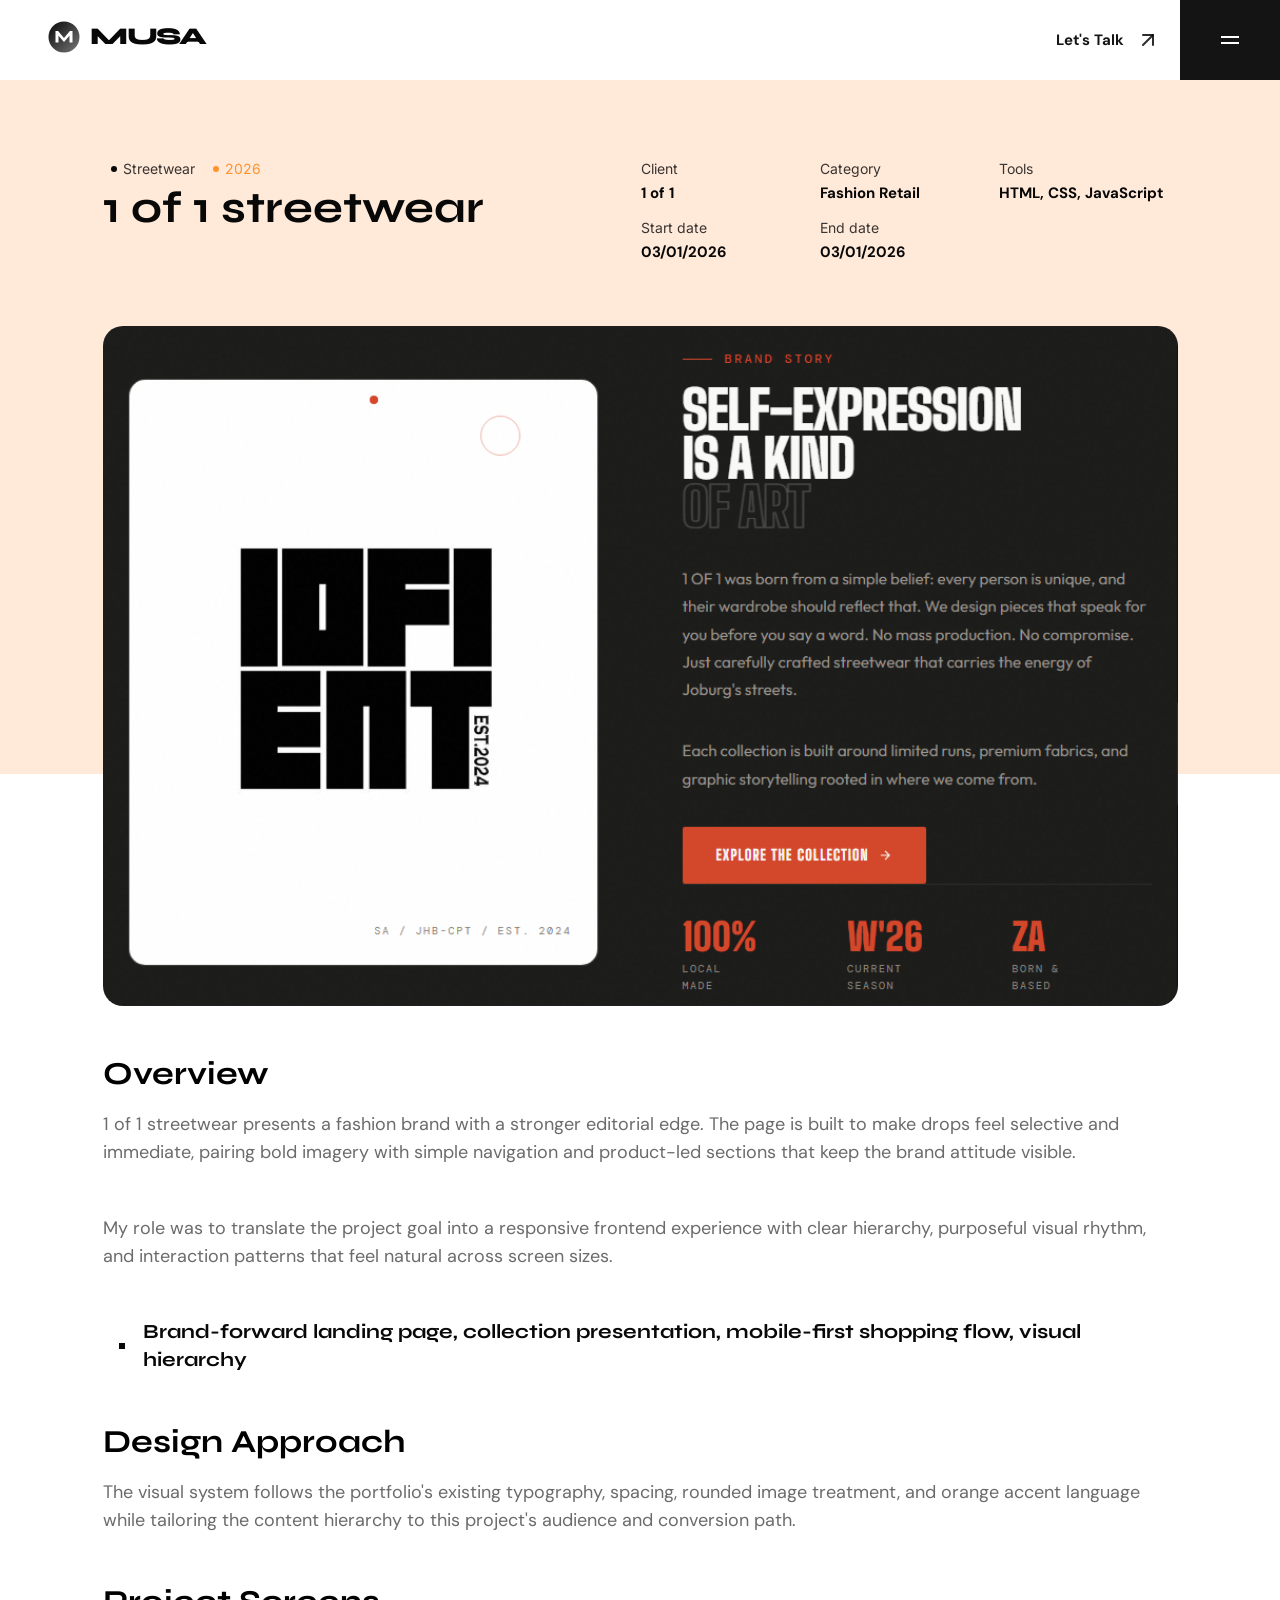
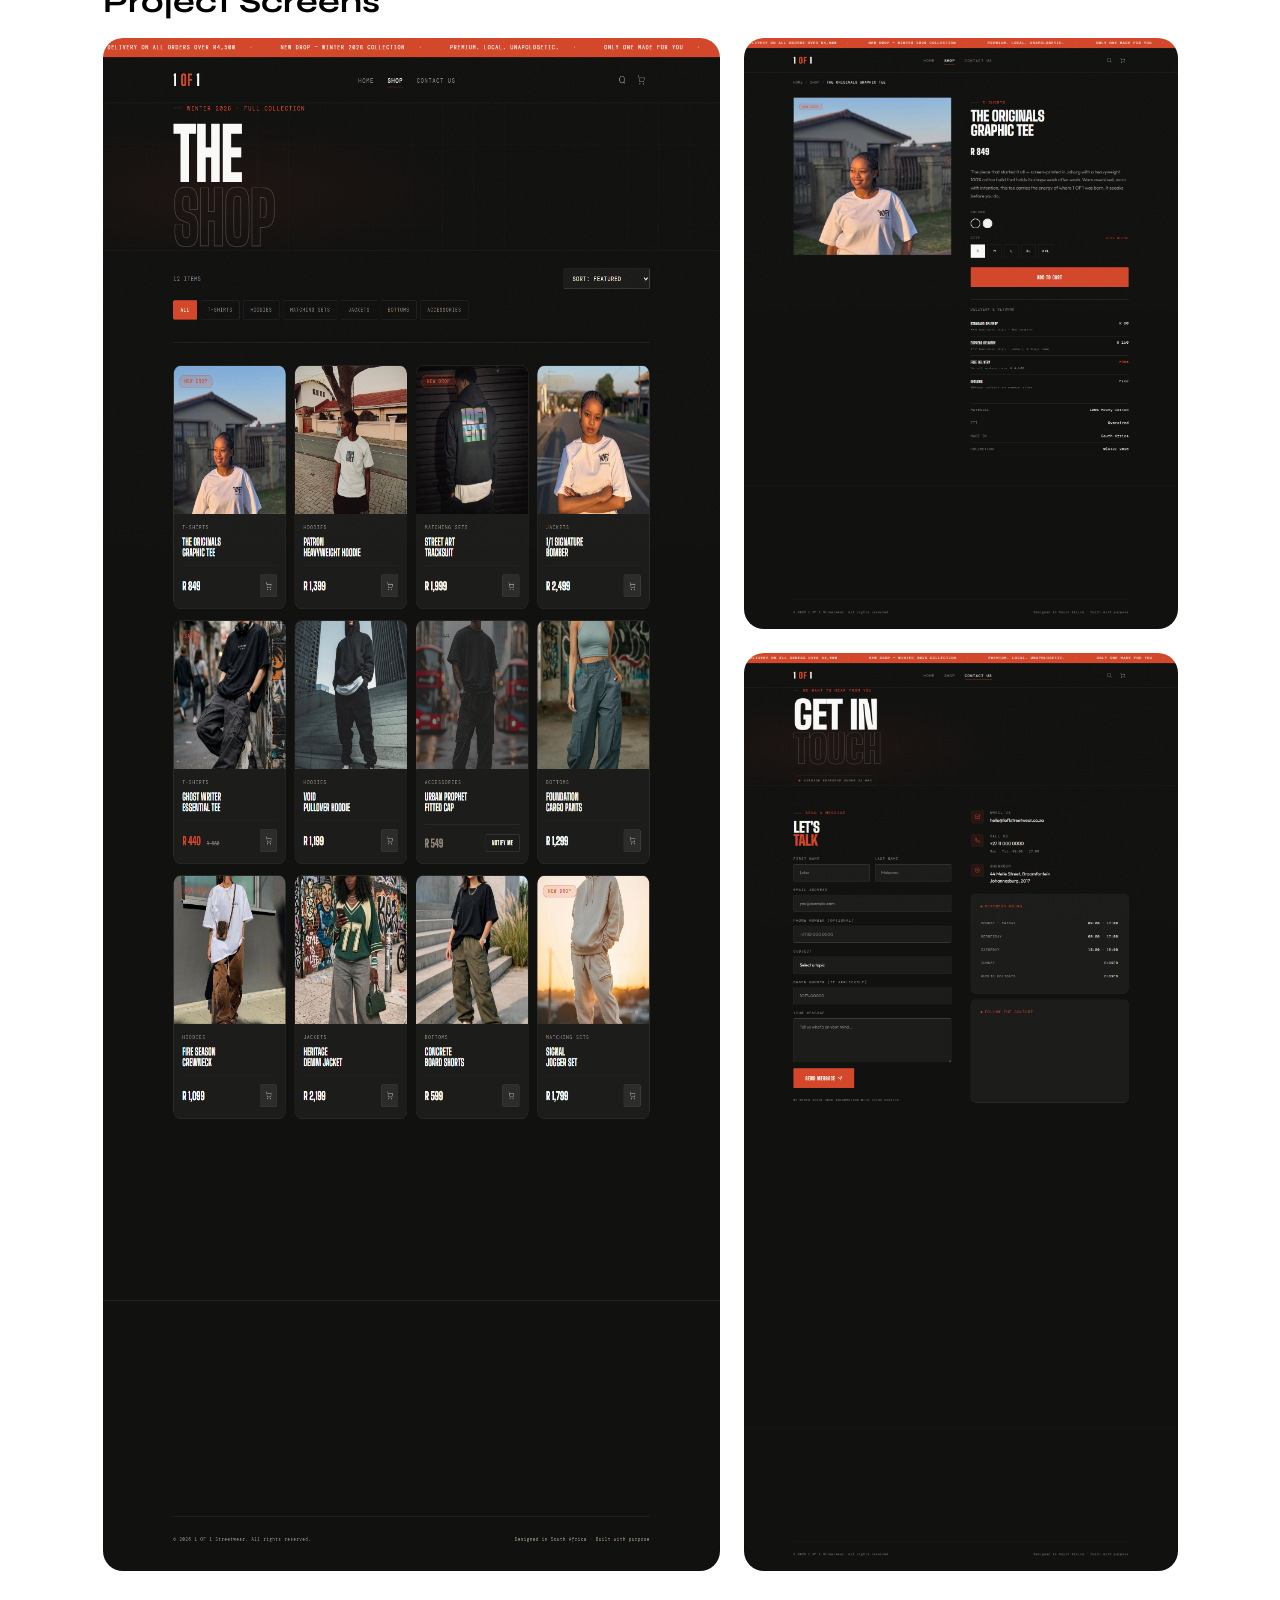
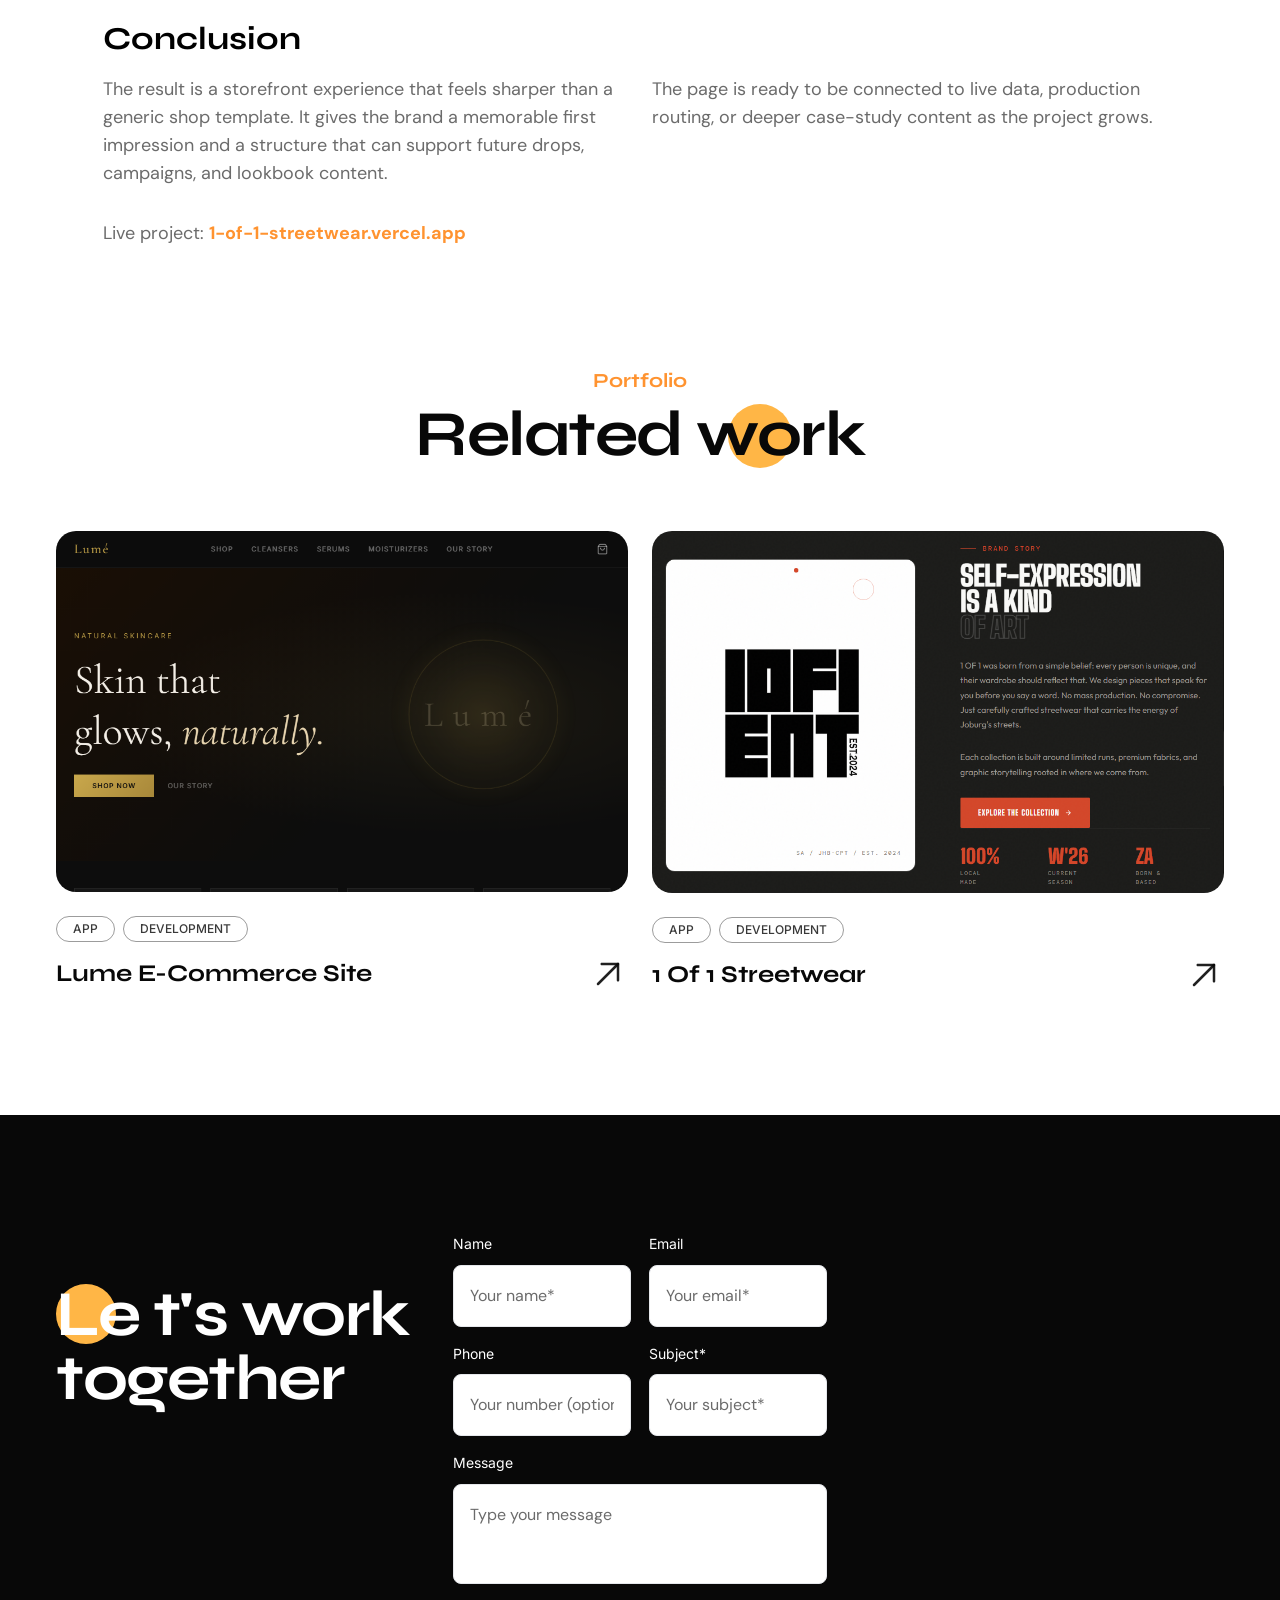
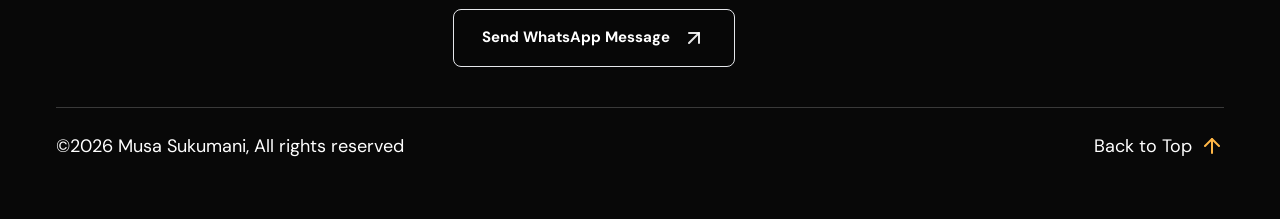
<file: 1 of 1 streetwear-project-details.html>
<!DOCTYPE html>
<html class="no-js" lang="en">

<head>
    <meta charset="utf-8" />
    <meta http-equiv="x-ua-compatible" content="ie=edge" />
    <title>1 of 1 streetwear Project Details - Musa Sukumani</title>
    
    <meta name="description" content="Portfolio of Musa Sukumani, an AI-native frontend developer building intelligent, accessible digital products.">
    <meta name="viewport" content="width=device-width, initial-scale=1, shrink-to-fit=no" />

    <!-- Favicon -->
    <link rel="shortcut icon" type="image/x-icon" href="assets/images/favicon.svg" />

    <!-- CSS (Font, Vendor, Icon, Plugins & Style CSS files) -->

    <!-- Font CSS -->

    <link rel="preconnect" href="https://fonts.googleapis.com">
    <link rel="preconnect" href="https://fonts.gstatic.com" crossorigin>
    <link href="https://fonts.googleapis.com/css2?family=DM+Sans:ital,opsz,wght@0,9..40,100;0,9..40,200;0,9..40,300;0,9..40,400;0,9..40,500;0,9..40,600;0,9..40,700;0,9..40,800;0,9..40,900;0,9..40,1000;1,9..40,100;1,9..40,200;1,9..40,300;1,9..40,400;1,9..40,500;1,9..40,600;1,9..40,700;1,9..40,800;1,9..40,900;1,9..40,1000&family=Inter:wght@100;200;300;400;500;600;700;800;900&family=Poppins:ital,wght@0,100;0,200;0,300;0,400;0,500;0,600;0,700;0,800;0,900;1,100;1,200;1,300;1,400;1,500;1,600;1,700;1,800;1,900&family=Syne:wght@400;500;600;700;800&display=swap" rel="stylesheet">

    <!-- Plugins CSS (All Plugins Files) -->
    <link rel="stylesheet" href="assets/css/plugins/aos.css" />


    <!-- Style CSS -->
    <link rel="stylesheet" href="assets/css/style.css" />

</head>

<body>
    <div class="overflow-x-hidden">
        <!-- Header start -->

        <header id="sticky-header" class="xl:pl-12 bg-white">
            <div class="flex pl-4 xl:pl-0">

                <div class="flex-1 flex items-center justify-between">

                    <a href="index.html">
                        <span class="brand-wordmark"><img src="assets/images/musa-mark.svg" alt="" width="32" height="32"><span>MUSA</span></span>
                    </a>

                    <!-- Link Start -->
                    <a href="contact.html" class="flex items-center flex-wrap py-[6px] px-3 text-[15px] font-bold text-active leading-none mr-2 transition-all duration-300 hover:text-orange group">Let's
                        Talk
                        <span class="inline-block ml-3 group-hover:animate-arrow-move-up">
        <svg width="24" height="24" viewBox="0 0 24 24" fill="none" xmlns="http://www.w3.org/2000/svg">
          <path d="M7 17L17 7" stroke="currentColor" stroke-opacity="0.9" stroke-width="2" stroke-linecap="round"
            stroke-linejoin="round" />
          <path d="M7 7H17V17" stroke="currentColor" stroke-opacity="0.9" stroke-width="2" stroke-linecap="round"
            stroke-linejoin="round" />
        </svg>
      </span>
                    </a>
                    <!-- Link End -->
                </div>



                <!-- Button Start -->
                <button id="offcanvas-toggle" class="flex-none bg-active flex items-center flex-wrap justify-center py-7 px-[38px] cursor-pointer" type="button" aria-label="Open navigation" aria-controls="offcanvas" aria-expanded="false"><svg width="24" height="24" viewBox="0 0 24 24" fill="none" xmlns="http://www.w3.org/2000/svg">
                            <rect x="3" y="8" width="18" height="2" fill="white" />
                            <rect x="3" y="14" width="18" height="2" fill="white" />
                        </svg></button>
                <!-- Button End -->

            </div>
        </header>


        <!-- offcanvas-menu start -->
        <div id="offcanvas" class="offcanvas right-0 top-0 bottom-0 z-50 transform translate-x-full fixed h-full w-[350px] md:w-[460px] transition-all ease-in-out duration-300 bg-black-800 pl-8 flex flex-wrap flex-col justify-between">
            <!-- close button start -->

            <div>
                <div class="flex flex-wrap justify-between items-center border-b border-border-white mb-[80px]">
                    <a href="index.html">
                        <span class="brand-wordmark brand-wordmark--light"><img src="assets/images/musa-mark.svg" alt="" width="32" height="32"><span>MUSA</span></span>
                    </a>
                    <button id="offcanvas-close" class="offcanvas-close bg-primary py-7 px-[38px]" aria-label="offcanvas">
                        <svg width="24" height="24" viewBox="0 0 24 24" fill="none" xmlns="http://www.w3.org/2000/svg">
                            <path fill-rule="evenodd" clip-rule="evenodd" d="M19.2803 4.71967C19.5732 5.01256 19.5732 5.48744 19.2803 5.78033L5.78033 19.2803C5.48744 19.5732 5.01256 19.5732 4.71967 19.2803C4.42678 18.9874 4.42678 18.5126 4.71967 18.2197L18.2197 4.71967C18.5126 4.42678 18.9874 4.42678 19.2803 4.71967Z" fill="white" />
                            <path fill-rule="evenodd" clip-rule="evenodd" d="M4.71967 4.71967C5.01256 4.42678 5.48744 4.42678 5.78033 4.71967L19.2803 18.2197C19.5732 18.5126 19.5732 18.9874 19.2803 19.2803C18.9874 19.5732 18.5126 19.5732 18.2197 19.2803L4.71967 5.78033C4.42678 5.48744 4.42678 5.01256 4.71967 4.71967Z" fill="white" />
                        </svg>
                    </button>
                </div>

                <!-- close button end -->

                <!-- offcanvas-menu start -->

                <nav class="offcanvas-menu mr-[40px] flex flex-wrap flex-col justify-between">
                    <ul>
                        <li class="border-b border-border-white py-4 group">
                            <a href="index.html" class="text-white text-xl font-bold font-Syne leading-none flex flex-wrap items-center justify-between hover:text-orange transition duration-300">Home
                                <span class="inline-block group-hover:animate-arrow-move-up">
              <svg width="24" height="24" viewBox="0 0 24 24" fill="none" xmlns="http://www.w3.org/2000/svg">
                <path d="M7 17L17 7" stroke="currentColor" stroke-opacity="0.9" stroke-width="2" stroke-linecap="round"
                  stroke-linejoin="round"></path>
                <path d="M7 7H17V17" stroke="currentColor" stroke-opacity="0.9" stroke-width="2" stroke-linecap="round"
                  stroke-linejoin="round"></path>
              </svg>
            </span>
                            </a>
                        </li>
                        <li class="border-b border-border-white py-4 group">
                            <a href="about.html" class="text-white text-xl font-bold font-Syne leading-none flex flex-wrap items-center justify-between hover:text-orange transition duration-300">About
                                <span class="inline-block group-hover:animate-arrow-move-up">
              <svg width="24" height="24" viewBox="0 0 24 24" fill="none" xmlns="http://www.w3.org/2000/svg">
                <path d="M7 17L17 7" stroke="currentColor" stroke-opacity="0.9" stroke-width="2" stroke-linecap="round"
                  stroke-linejoin="round"></path>
                <path d="M7 7H17V17" stroke="currentColor" stroke-opacity="0.9" stroke-width="2" stroke-linecap="round"
                  stroke-linejoin="round"></path>
              </svg>
            </span>
                            </a>

                        </li>
                        <li class="border-b border-border-white py-4 group">
                            <a href="projects.html" class="text-white text-xl font-bold font-Syne leading-none flex flex-wrap items-center justify-between hover:text-orange transition duration-300">Project
                                <span class="inline-block group-hover:animate-arrow-move-up">
              <svg width="24" height="24" viewBox="0 0 24 24" fill="none" xmlns="http://www.w3.org/2000/svg">
                <path d="M7 17L17 7" stroke="currentColor" stroke-opacity="0.9" stroke-width="2" stroke-linecap="round"
                  stroke-linejoin="round"></path>
                <path d="M7 7H17V17" stroke="currentColor" stroke-opacity="0.9" stroke-width="2" stroke-linecap="round"
                  stroke-linejoin="round"></path>
              </svg>
            </span>
                            </a>
                        </li>
                        <li class="border-b border-border-white py-4 group">
                            <a href="project-details.html" class="text-white text-xl font-bold font-Syne leading-none flex flex-wrap items-center justify-between hover:text-orange transition duration-300">Project details
                                <span class="inline-block group-hover:animate-arrow-move-up">
              <svg width="24" height="24" viewBox="0 0 24 24" fill="none" xmlns="http://www.w3.org/2000/svg">
                <path d="M7 17L17 7" stroke="currentColor" stroke-opacity="0.9" stroke-width="2" stroke-linecap="round"
                  stroke-linejoin="round"></path>
                <path d="M7 7H17V17" stroke="currentColor" stroke-opacity="0.9" stroke-width="2" stroke-linecap="round"
                  stroke-linejoin="round"></path>
              </svg>
            </span>
                            </a>
                        </li>

                        <li class="border-b border-border-white py-4 group">
                            <a href="contact.html" class="text-white text-xl font-bold font-Syne leading-none flex flex-wrap items-center justify-between hover:text-orange transition duration-300">Contact
                                <span class="inline-block group-hover:animate-arrow-move-up">
              <svg width="24" height="24" viewBox="0 0 24 24" fill="none" xmlns="http://www.w3.org/2000/svg">
                <path d="M7 17L17 7" stroke="currentColor" stroke-opacity="0.9" stroke-width="2" stroke-linecap="round"
                  stroke-linejoin="round"></path>
                <path d="M7 7H17V17" stroke="currentColor" stroke-opacity="0.9" stroke-width="2" stroke-linecap="round"
                  stroke-linejoin="round"></path>
              </svg>
            </span>
                            </a>
                        </li>

                    </ul>
                </nav>

            </div>


            <nav class="pb-10">
                <ul class="flex flex-wrap gap-x-4 items-center">
                    <li><a href="#" class="text-white transition-all duration-300 hover:text-orange">
                            <svg width="24" height="24" viewBox="0 0 24 24" fill="none" xmlns="http://www.w3.org/2000/svg">
                                <path d="M7.443 5.3501C8.082 5.3501 8.673 5.4001 9.213 5.5481C9.754 5.6471 10.197 5.8451 10.59 6.0921C10.984 6.3401 11.279 6.6861 11.475 7.1311C11.672 7.5761 11.771 8.1211 11.771 8.7141C11.771 9.4071 11.623 10.0001 11.279 10.4451C10.984 10.8911 10.492 11.2861 9.902 11.5831C10.738 11.8311 11.377 12.2761 11.771 12.8701C12.164 13.4631 12.41 14.2051 12.41 15.0461C12.41 15.7391 12.262 16.3321 12.016 16.8271C11.771 17.3221 11.377 17.7671 10.934 18.0641C10.4528 18.3824 9.92083 18.6164 9.361 18.7561C8.771 18.9051 8.181 19.0041 7.591 19.0041H1V5.3501H7.443ZM7.049 10.8901C7.59 10.8901 8.033 10.7421 8.377 10.4951C8.721 10.2481 8.869 9.8021 8.869 9.2581C8.869 8.9611 8.819 8.6651 8.721 8.4671C8.623 8.2691 8.475 8.1201 8.279 7.9721C8.082 7.8731 7.885 7.7741 7.639 7.7251C7.393 7.6751 7.148 7.6751 6.852 7.6751H4V10.8911H7.05L7.049 10.8901ZM7.197 16.7281C7.492 16.7281 7.787 16.6781 8.033 16.6291C8.279 16.5791 8.525 16.4811 8.721 16.3321C8.92138 16.1873 9.08903 16.002 9.213 15.7881C9.311 15.5411 9.41 15.2441 9.41 14.8981C9.41 14.2051 9.213 13.7111 8.82 13.3641C8.426 13.0671 7.885 12.9191 7.246 12.9191H4V16.7291L7.197 16.7281ZM16.689 16.6781C17.082 17.0741 17.672 17.2721 18.459 17.2721C19 17.2721 19.492 17.1241 19.885 16.8771C20.279 16.5801 20.525 16.2831 20.623 15.9871H23.033C22.639 17.1731 22.049 18.0141 21.263 18.5591C20.475 19.0531 19.541 19.3501 18.41 19.3501C17.6864 19.3523 16.9688 19.218 16.295 18.9541C15.6887 18.7267 15.148 18.353 14.721 17.8661C14.2643 17.4107 13.9267 16.8498 13.738 16.2331C13.492 15.5901 13.393 14.8981 13.393 14.1061C13.393 13.3641 13.492 12.6721 13.738 12.0281C13.9749 11.4085 14.3252 10.8384 14.771 10.3471C15.2201 9.88594 15.7543 9.51613 16.344 9.2581C17.0007 8.99416 17.7022 8.85969 18.41 8.8621C19.246 8.8621 19.984 9.0111 20.623 9.3571C21.263 9.7031 21.754 10.0991 22.147 10.6931C22.541 11.2371 22.837 11.8801 23.033 12.5731C23.131 13.2651 23.18 13.9581 23.131 14.7491H16C16 15.5411 16.295 16.2831 16.689 16.6791V16.6781ZM19.787 11.4841C19.443 11.1381 18.902 10.9401 18.262 10.9401C17.82 10.9401 17.475 11.0401 17.18 11.1881C16.885 11.3361 16.689 11.5341 16.492 11.7321C16.311 11.9234 16.1912 12.1643 16.148 12.4241C16.098 12.6721 16.049 12.8701 16.049 13.0671H20.475C20.377 12.3251 20.131 11.8311 19.787 11.4841ZM15.459 6.2901H20.967V7.6261H15.46V6.2901H15.459Z" fill="currentColor" fill-opacity="0.9"></path>
                            </svg>

                        </a></li>
                    <li><a href="#" class="text-white transition-all duration-300 hover:text-orange"><svg width="24" height="24" viewBox="0 0 24 24" fill="none" xmlns="http://www.w3.org/2000/svg">
                                <path d="M6.94043 5.00002C6.94017 5.53046 6.7292 6.03906 6.35394 6.41394C5.97868 6.78883 5.46986 6.99929 4.93943 6.99902C4.409 6.99876 3.90039 6.78779 3.52551 6.41253C3.15062 6.03727 2.94016 5.52846 2.94043 4.99802C2.9407 4.46759 3.15166 3.95899 3.52692 3.5841C3.90218 3.20922 4.411 2.99876 4.94143 2.99902C5.47186 2.99929 5.98047 3.21026 6.35535 3.58552C6.73024 3.96078 6.9407 4.46959 6.94043 5.00002ZM7.00043 8.48002H3.00043V21H7.00043V8.48002ZM13.3204 8.48002H9.34043V21H13.2804V14.43C13.2804 10.77 18.0504 10.43 18.0504 14.43V21H22.0004V13.07C22.0004 6.90002 14.9404 7.13002 13.2804 10.16L13.3204 8.48002Z" fill="currentColor" fill-opacity="0.9"></path>
                            </svg>
                        </a></li>
                    <li><a href="#" class="text-white transition-all duration-300 hover:text-orange"><svg width="24" height="24" viewBox="0 0 24 24" fill="none" xmlns="http://www.w3.org/2000/svg">
                                <path d="M19.989 11.572C19.907 9.99792 19.3596 8.4836 18.416 7.221C18.1285 7.53061 17.8212 7.82123 17.496 8.091C16.4969 8.92086 15.3805 9.5982 14.183 10.101C14.35 10.451 14.503 10.79 14.638 11.11V11.113C14.665 11.174 14.688 11.231 14.732 11.342L14.749 11.382C16.262 11.212 17.858 11.275 19.405 11.485C19.611 11.512 19.805 11.541 19.989 11.572ZM10.604 4.122C11.5786 5.49516 12.4772 6.92062 13.296 8.392C14.519 7.91 15.53 7.302 16.344 6.625C16.674 6.351 16.938 6.093 17.14 5.87C15.701 4.65972 13.8803 3.99733 12 4C11.524 4 11.058 4.042 10.604 4.121V4.122ZM4.253 9.997C4.93423 9.97981 5.61464 9.93878 6.293 9.874C7.93264 9.72734 9.55828 9.4525 11.155 9.052C10.3205 7.60221 9.41956 6.19171 8.455 4.825C7.42472 5.3354 6.51626 6.06141 5.79124 6.95379C5.06623 7.84617 4.54162 8.88404 4.253 9.997ZM5.783 17.035C6.25195 16.3575 6.77894 15.7221 7.358 15.136C8.812 13.646 10.528 12.486 12.514 11.846L12.576 11.828C12.411 11.464 12.256 11.139 12.1 10.833C10.264 11.368 8.33 11.702 6.403 11.875C5.463 11.96 4.62 11.997 4 12.003C3.99815 13.8356 4.62722 15.6128 5.783 17.035ZM15.004 19.415C14.6184 17.4703 14.0725 15.5607 13.372 13.706C11.372 14.433 9.776 15.496 8.543 16.764C8.0454 17.2664 7.60382 17.8213 7.226 18.419C8.60481 19.4478 10.2797 20.0025 12 20C13.0299 20.0015 14.0504 19.8035 15.005 19.417L15.004 19.415ZM16.878 18.34C18.4393 17.1398 19.5028 15.4057 19.865 13.47C19.525 13.385 19.094 13.3 18.62 13.234C17.5661 13.0823 16.4968 13.0712 15.44 13.201C16.035 14.8799 16.5154 16.5961 16.878 18.34ZM12 22C6.477 22 2 17.523 2 12C2 6.477 6.477 2 12 2C17.523 2 22 6.477 22 12C22 17.523 17.523 22 12 22Z" fill="currentColor" fill-opacity="0.9"></path>
                            </svg>
                        </a></li>
                    <li><a href="#" class="text-white transition-all duration-300 hover:text-orange"><svg width="24" height="24" viewBox="0 0 24 24" fill="none" xmlns="http://www.w3.org/2000/svg">
                                <path d="M12.001 2C6.47598 2 2.00098 6.475 2.00098 12C1.99977 14.0992 2.65958 16.1454 3.88679 17.8484C5.114 19.5515 6.84631 20.8249 8.83798 21.488C9.33798 21.575 9.52598 21.275 9.52598 21.012C9.52598 20.775 9.51298 19.988 9.51298 19.15C7.00098 19.613 6.35098 18.538 6.15098 17.975C6.03798 17.687 5.55098 16.8 5.12598 16.562C4.77598 16.375 4.27598 15.912 5.11298 15.9C5.90098 15.887 6.46298 16.625 6.65098 16.925C7.55098 18.437 8.98798 18.012 9.56298 17.75C9.65098 17.1 9.91298 16.663 10.201 16.413C7.97598 16.163 5.65098 15.3 5.65098 11.475C5.65098 10.387 6.03798 9.488 6.67598 8.788C6.57598 8.538 6.22598 7.513 6.77598 6.138C6.77598 6.138 7.61298 5.875 9.52598 7.162C10.3401 6.9364 11.1812 6.82302 12.026 6.825C12.876 6.825 13.726 6.937 14.526 7.162C16.439 5.862 17.276 6.138 17.276 6.138C17.826 7.513 17.476 8.538 17.376 8.788C18.013 9.488 18.401 10.375 18.401 11.475C18.401 15.313 16.064 16.163 13.839 16.413C14.201 16.725 14.514 17.325 14.514 18.263C14.514 19.6 14.501 20.675 14.501 21.013C14.501 21.275 14.689 21.587 15.189 21.487C17.1738 20.8166 18.8985 19.5408 20.1203 17.8389C21.3421 16.1371 21.9995 14.095 22 12C22 6.475 17.525 2 12 2H12.001Z" fill="currentColor" fill-opacity="0.9"></path>
                            </svg>
                        </a></li>

                </ul>
            </nav>
        </div>
        <!-- offcanvas-menu end -->

        <!-- Header end -->

        <!-- Hero Section Start -->
        <section class="bg-secondary pt-20">
            <div class="max-w-[1075px] mx-auto px-4 xl:px-0" data-aos="flip-down" data-aos-delay="300">
                <div class="grid grid-cols-1 lg:grid-cols-2 pb-12">
                    <div class="mb-10">
                        <ul class="flex flex-wrap text-sm font-normal font-Inter leading-tight">
                            <li class="relative z-[1] before:rounded-full before:bg-black-800 before:block before:absolute before:top-[50%] before:translate-y-[-50%] before:left-[8px] before:-z-[1] before:w-[6px] before:h-[6px] pl-[20px]">
                                <a class="text-black-text-800" href="#">Streetwear</a>
                            </li>
                            <li class="relative z-[1] before:rounded-full before:bg-orange before:block before:absolute before:top-[50%] before:translate-y-[-50%] before:left-[8px] before:-z-[1] before:w-[6px] before:h-[6px] pl-[20px] ml-[10px]">
                                <a class="text-orange" href="#">2026</a>
                            </li>

                        </ul>

                        <h4 class="text-black-800 font-bold font-Syne leading-snug text-[32px] lg:text-[44px]">
                            1 of 1 streetwear
                        </h4>
                    </div>
                    <ul class="flex flex-wrap gap-y-6 lg:gap-y-0">
                        <li class="flex flex-wrap flex-col gap-2 w-3/6 sm:w-1/3">
                            <span
                                class="text-black-text-800 text-sm font-normal font-Inter leading-tight">Client</span>
                            <h2 class="text-black-800 text-[15px] font-bold font-sans leading-none">1 of 1</h2>
                        </li>
                        <li class="flex flex-wrap flex-col gap-2 w-3/6 sm:w-1/3">
                            <span
                                class="text-black-text-800 text-sm font-normal font-Inter leading-tight">Category</span>
                            <h4 class="text-black-800 text-[15px] font-bold font-sans leading-none">Fashion Retail</h4>
                        </li>
                        <li class="flex flex-wrap flex-col gap-2 w-3/6 sm:w-1/3">
                            <span
                                class="text-black-text-800 text-sm font-normal font-Inter leading-tight">Tools</span>
                            <h4 class="text-black-800 text-[15px] font-bold font-sans leading-none">HTML, CSS, JavaScript</h4>
                        </li>
                        <li class="flex flex-wrap flex-col gap-2 w-3/6 sm:w-1/3">
                            <span class="text-black-text-800 text-sm font-normal font-Inter leading-tight">Start
                                date</span>
                            <h4 class="text-black-800 text-[15px] font-bold font-sans leading-none">03/01/2026</h4>
                        </li>
                        <li class="flex flex-wrap flex-col gap-2 w-3/6 sm:w-1/3">
                            <span class="text-black-text-800 text-sm font-normal font-Inter leading-tight">End
                                date</span>
                            <h4 class="text-black-800 text-[15px] font-bold font-sans leading-none">03/01/2026</h4>
                        </li>
                    </ul>
                </div>
                <div class="grid grid-cols-1 mb-12">
                    <img class="w-full rounded-[20px]" src="assets/images/projects/one-of-one-streetwear-home-screenshot.png" alt="1 of 1 streetwear homepage screenshot">
                </div>
            </div>
        </section>
        <!-- Hero Section End -->


        <section class="bg-white pb-[120px] mt-[-130px] pt-[130px] md:mt-[-280px] md:pt-[280px]">
            <div class="max-w-[1075px] mx-auto px-4 xl:px-0">
                <div class="grid grid-cols-1">

                    <h3 class="text-[32px] font-bold font-Syne leading-10 mb-4">Overview</h3>
                    <p class="paragraph mb-12">1 of 1 streetwear presents a fashion brand with a stronger editorial edge. The page is built to make drops feel selective and immediate, pairing bold imagery with simple navigation and product-led sections that keep the brand attitude visible.</p>
                    <p class="paragraph mb-12">My role was to translate the project goal into a responsive frontend experience with clear hierarchy, purposeful visual rhythm, and interaction patterns that feel natural across screen sizes.</p>
                    <ul class="text-black-800 text-xl font-bold font-Syne mb-12">
                        <li class="relative z-[1] before:bg-black-800 before:block before:absolute before:top-[50%] before:translate-y-[-50%] before:left-4 before:-z-[1] before:w-[6px] before:h-[6px] pl-10">Brand-forward landing page, collection presentation, mobile-first shopping flow, visual hierarchy</li>
                    </ul>

                    <h3 class="text-[32px] font-bold font-Syne leading-10 mb-4">Design Approach</h3>
                    <p class="paragraph mb-12">The visual system follows the portfolio's existing typography, spacing, rounded image treatment, and orange accent language while tailoring the content hierarchy to this project's audience and conversion path.</p>

                </div>
                <div class="grid grid-cols-1">
                    <h3 class="text-[32px] font-bold font-Syne leading-10 mb-4">Project Screens</h3>
                </div>

                <div class="grid grid-cols-12 gap-6 mb-12">
                    <div class="col-span-12 lg:col-span-7">
                        <img class="w-full h-full rounded-[20px]" src="assets/images/projects/details/one-of-one-shop.png" alt="1 of 1 streetwear shop page screenshot">
                    </div>
                    <div class="col-span-12 lg:col-span-5 grid grid-cols-1 gap-6">
                        <img class="w-full rounded-[20px]" src="assets/images/projects/details/one-of-one-product.png" alt="1 of 1 streetwear product page screenshot">
                        <img class="w-full rounded-[20px]" src="assets/images/projects/details/one-of-one-contact.png" alt="1 of 1 streetwear contact page screenshot">
                    </div>
                </div>
                <div class="grid grid-cols-1">
                    <h3 class="text-[32px] font-bold font-Syne leading-10 mb-4">Conclusion</h3>
                </div>

                <div class="grid grid-cols-1 lg:grid-cols-2 gap-6">
                    <p class="paragraph">The result is a storefront experience that feels sharper than a generic shop template. It gives the brand a memorable first impression and a structure that can support future drops, campaigns, and lookbook content.</p>
                    <p class="paragraph">The page is ready to be connected to live data, production routing, or deeper case-study content as the project grows.</p>
                </div>

                <p class="paragraph mt-8">Live project: <a class="text-orange font-bold transition-all hover:text-active" href="https://1-of-1-streetwear.vercel.app" target="_blank" rel="noopener">1-of-1-streetwear.vercel.app</a></p>
            </div>
        </section>

        <!-- Project Section Start -->
        <section class="bg-white pb-[120px]">
            <div class="container">
                <div class="grid grid-cols-12 gap-6">
                    <div class="col-span-12" data-aos="flip-down">
                        <div class="font-bold font-Syne text-center leading-none flex flex-wrap flex-col gap-y-2 mb-10">
                            <span class="text-orange text-xl">Portfolio</span>
                            <h3 class="text-black-800 text-4xl lg:text-5xl xl:text-[64px] tracking-[-1.5px]">
                                Related <span
                                    class="relative z-[1] before:rounded-full before:bg-primary before:block before:absolute before:top-[8px] before:left-[32px] before:-z-[1] before:w-[36px] lg:before:w-[48px] xl:before:w-[64px] before:h-[36px] lg:before:h-[48px] xl:before:h-[64px]">wo</span>rk
                            </h3>
                        </div>
                    </div>

                    <div class="col-span-12 md:col-span-6" data-aos="flip-down">
                        <div class="rounded-[20px] overflow-hidden mb-6">
                            <img src="assets/images/projects/lume-home-screenshot.png" alt="Lume E-commerce site homepage screenshot">
                        </div>
                        <div class="flex flex-wrap flex-col gap-3">
                            <div class="flex flex-wrap gap-2">
                                <a class="text-xs text-black-text-800 uppercase font-medium font-Inter leading-none py-[6px] px-4 rounded-[40px] border border-black-text-400 transition-all hover:bg-active hover:border-active hover:text-white" href="projects.html">APP</a>
                                <a class="text-xs text-black-text-800 uppercase font-medium font-Inter leading-none py-[6px] px-4 rounded-[40px] border border-black-text-400 transition-all hover:bg-active hover:border-active hover:text-white" href="projects.html">DEVELOPMENT</a>

                            </div>
                            <div class="flex flex-wrap items-center justify-between text-black-800 hover:text-orange group">
                                <h4 class="font-bold font-Syne text-center leading-10 text-[17px] sm:text-[20px] xl:text-[24px] 2xl:text-[28px] capitalize">
                                    <a class="transition-all" href="project-details.html">Lume E-commerce site</a>
                                </h4>
                                <a href="project-details.html" class="group-hover:animate-arrow-move-up">
                                    <svg width="40" height="40" viewBox="0 0 40 40" fill="none" xmlns="http://www.w3.org/2000/svg">
                                        <path fill-rule="evenodd" clip-rule="evenodd" d="M30.8839 9.11612C31.372 9.60427 31.372 10.3957 30.8839 10.8839L10.8839 30.8839C10.3957 31.372 9.60427 31.372 9.11612 30.8839C8.62796 30.3957 8.62796 29.6043 9.11612 29.1161L29.1161 9.11612C29.6043 8.62796 30.3957 8.62796 30.8839 9.11612Z" fill="currentColor" fill-opacity="0.9"></path>
                                        <path fill-rule="evenodd" clip-rule="evenodd" d="M12.5 10C12.5 9.30964 13.0596 8.75 13.75 8.75H30C30.6904 8.75 31.25 9.30964 31.25 10V26.25C31.25 26.9404 30.6904 27.5 30 27.5C29.3096 27.5 28.75 26.9404 28.75 26.25V11.25H13.75C13.0596 11.25 12.5 10.6904 12.5 10Z" fill="currentColor" fill-opacity="0.9"></path>
                                    </svg>

                                </a>
                            </div>
                        </div>
                    </div>

                    <div class="col-span-12 md:col-span-6" data-aos="flip-down" data-aos-delay="300">
                        <div class="rounded-[20px] overflow-hidden mb-6">
                            <img src="assets/images/projects/one-of-one-streetwear-home-screenshot.png" alt="1 of 1 streetwear homepage screenshot">
                        </div>
                        <div class="flex flex-wrap flex-col gap-3">
                            <div class="flex flex-wrap gap-2">
                                <a class="text-xs text-black-text-800 uppercase font-medium font-Inter leading-none py-[6px] px-4 rounded-[40px] border border-black-text-400 transition-all hover:bg-active hover:border-active hover:text-white" href="projects.html">APP</a>
                                <a class="text-xs text-black-text-800 uppercase font-medium font-Inter leading-none py-[6px] px-4 rounded-[40px] border border-black-text-400 transition-all hover:bg-active hover:border-active hover:text-white" href="projects.html">DEVELOPMENT</a>

                            </div>
                            <div class="flex flex-wrap items-center justify-between text-black-800 hover:text-orange group">
                                <h4 class="font-bold font-Syne text-center leading-10 text-[17px] sm:text-[20px] xl:text-[24px] 2xl:text-[28px] capitalize">
                                    <a class="transition-all" href="project-details.html">1 of 1 streetwear</a>
                                </h4>
                                <a href="project-details.html" class="group-hover:animate-arrow-move-up">
                                    <svg width="40" height="40" viewBox="0 0 40 40" fill="none" xmlns="http://www.w3.org/2000/svg">
                                        <path fill-rule="evenodd" clip-rule="evenodd" d="M30.8839 9.11612C31.372 9.60427 31.372 10.3957 30.8839 10.8839L10.8839 30.8839C10.3957 31.372 9.60427 31.372 9.11612 30.8839C8.62796 30.3957 8.62796 29.6043 9.11612 29.1161L29.1161 9.11612C29.6043 8.62796 30.3957 8.62796 30.8839 9.11612Z" fill="currentColor" fill-opacity="0.9"></path>
                                        <path fill-rule="evenodd" clip-rule="evenodd" d="M12.5 10C12.5 9.30964 13.0596 8.75 13.75 8.75H30C30.6904 8.75 31.25 9.30964 31.25 10V26.25C31.25 26.9404 30.6904 27.5 30 27.5C29.3096 27.5 28.75 26.9404 28.75 26.25V11.25H13.75C13.0596 11.25 12.5 10.6904 12.5 10Z" fill="currentColor" fill-opacity="0.9"></path>
                                    </svg>

                                </a>
                            </div>
                        </div>
                    </div>
                </div>
            </div>
        </section>
        <!-- Project Section End -->


        <!-- Footer Start -->
        <footer class="footer bg-black-800 pt-[80px] lg:pt-[100px] xl:pt-[120px] pb-[60px]">
            <div class="container">
                <div class="overflow-x-hidden" data-aos="flip-down">
                    <div class="grid md:grid-cols-2 lg:grid-cols-3 gap-5 lg:gap-6">
                        <div class="pt-12">
                            <h3 class="text-white font-Syne font-bold text-4xl lg:text-5xl xl:text-[64px] tracking-[-1.5px]"><span
                    class="relative z-[1] before:rounded-full before:bg-primary before:block before:absolute before:top-[8px] before:left-[0] before:-z-[1] before:w-[36px] lg:before:w-[48px] xl:before:w-[60px] before:h-[36px] lg:before:h-[48px] xl:before:h-[60px]">Le</span>
                                t's work together</h3>
                        </div>
                        <div class="lg:col-span-2">
                            <form class="footer-whatsapp-form grid grid-cols-12 gap-[18px]" action="https://wa.me/27836329886" method="get">
                                <div class="col-span-12 md:col-span-6">
                                    <label class="text-sm font-normal font-Inter leading-tight mb-3 block text-white" for="footer-name">Name</label>
                                    <input id="footer-name" class="font-normal w-full leading-7 placeholder:opacity-100 placeholder:text-black-text-600 border border-white border-opacity-30 rounded-[8px] p-4 focus:border-primary focus:outline-none" type="text" required autocomplete="name" placeholder="Your name*" name="name">
                                </div>
                                <div class="col-span-12 md:col-span-6">
                                    <label class="text-sm font-normal font-Inter leading-tight mb-3 block text-white" for="footer-email">Email</label>
                                    <input id="footer-email" class="font-normal w-full leading-7 placeholder:opacity-100 placeholder:text-black-text-600 border border-white border-opacity-30 rounded-[8px] p-4 focus:border-primary focus:outline-none" type="email" required autocomplete="email" placeholder="Your email*" name="email">
                                </div>
                                <div class="col-span-12 md:col-span-6">
                                    <label class="text-sm font-normal font-Inter leading-tight mb-3 block text-white" for="footer-phone">Phone</label>
                                    <input id="footer-phone" class="font-normal w-full leading-7 placeholder:opacity-100 placeholder:text-black-text-600 border border-white border-opacity-30 rounded-[8px] p-4 focus:border-primary focus:outline-none" type="tel" autocomplete="tel" placeholder="Your number (optional)" name="phone">
                                </div>
                                <div class="col-span-12 md:col-span-6">
                                    <label class="text-sm font-normal font-Inter leading-tight mb-3 block text-white" for="footer-subject">Subject*</label>
                                    <input id="footer-subject" class="font-normal w-full leading-7 placeholder:opacity-100 placeholder:text-black-text-600 border border-white border-opacity-30 rounded-[8px] p-4 focus:border-primary focus:outline-none" type="text" required placeholder="Your subject*" name="subject">
                                </div>
                                <div class="col-span-12">
                                    <label class="text-sm font-normal font-Inter leading-tight mb-3 block text-white" for="footer-message">Message</label>
                                    <textarea class="h-[100px] font-normal w-full leading-7 placeholder:opacity-100 placeholder:text-black-text-600 border border-white border-opacity-30 rounded-[8px] p-4 focus:border-primary focus:outline-none resize-none" name="message" id="footer-message" cols="30" rows="10" required placeholder="Type your message"></textarea>
                                </div>
                                <div class="col-span-12">
                                    <button class="flex items-center flex-wrap btn-primary group" type="submit">Send WhatsApp Message
                                        <span class="inline-block ml-3 group-hover:animate-arrow-move-up">
                                            <svg width="24" height="24" viewBox="0 0 24 24" fill="none" xmlns="http://www.w3.org/2000/svg">
                                                <path d="M7 17L17 7" stroke="currentColor" stroke-opacity="0.9" stroke-width="2" stroke-linecap="round" stroke-linejoin="round" />
                                                <path d="M7 7H17V17" stroke="currentColor" stroke-opacity="0.9" stroke-width="2" stroke-linecap="round" stroke-linejoin="round" />
                                            </svg>
                                        </span>
                                    </button>
                                    <p class="form-message mt-3 text-white"></p>
                                </div>
                            </form>
                        </div>
                    </div>


                    <div class="border-t border-border-white pt-6 ">
                        <div class="grid grid-cols-12">

                            <div class="col-span-12 sm:col-span-8 order-last sm:order-first">
                                <p class="text-white text-lg font-normal font-sans leading-7">&copy;2026 Musa Sukumani, All rights reserved
                                </p>
                            </div>
                            <div class="col-span-12 sm:col-span-4 order-first sm:order-last">
                                <div class="flex justify-end mb-2 sm:mb-0">
                                    <a id="scrollUp" class="flex flex-wrap items-center gap-2 group" href="#" aria-label="scroll up">
                                        <span
                            class="text-white text-lg font-normal font-sans leading-7 transition-all group-hover:text-orange">Back
                            to
                            Top</span>
                                        <svg width="24" height="24" viewBox="0 0 24 24" fill="none" xmlns="http://www.w3.org/2000/svg">
                                            <path d="M12 19V5" stroke="#FFB646" stroke-width="2" stroke-linecap="round" stroke-linejoin="round" />
                                            <path d="M19 12L12 5L5 12" stroke="#FFB646" stroke-width="2" stroke-linecap="round" stroke-linejoin="round" />
                                        </svg>

                                    </a>
                                </div>
                            </div>
                        </div>
                    </div>


                </div>
            </div>
        </footer>
        <!-- Footer End -->
    </div>



    <!-- Vendors JS -->
    <script src="assets/js/vendor/modernizr-3.11.7.min.js"></script>
    <script src="assets/js/vendor/jquery-3.6.0.min.js"></script>
    <script src="assets/js/vendor/jquery-migrate-3.3.2.min.js"></script>
    <!-- Plugins JS -->
    <script src="assets/js/plugins/aos.js">
    </script>



    <!-- Activation JS -->
    <script src="assets/js/main.js"></script>

</body>

</html>
</file>
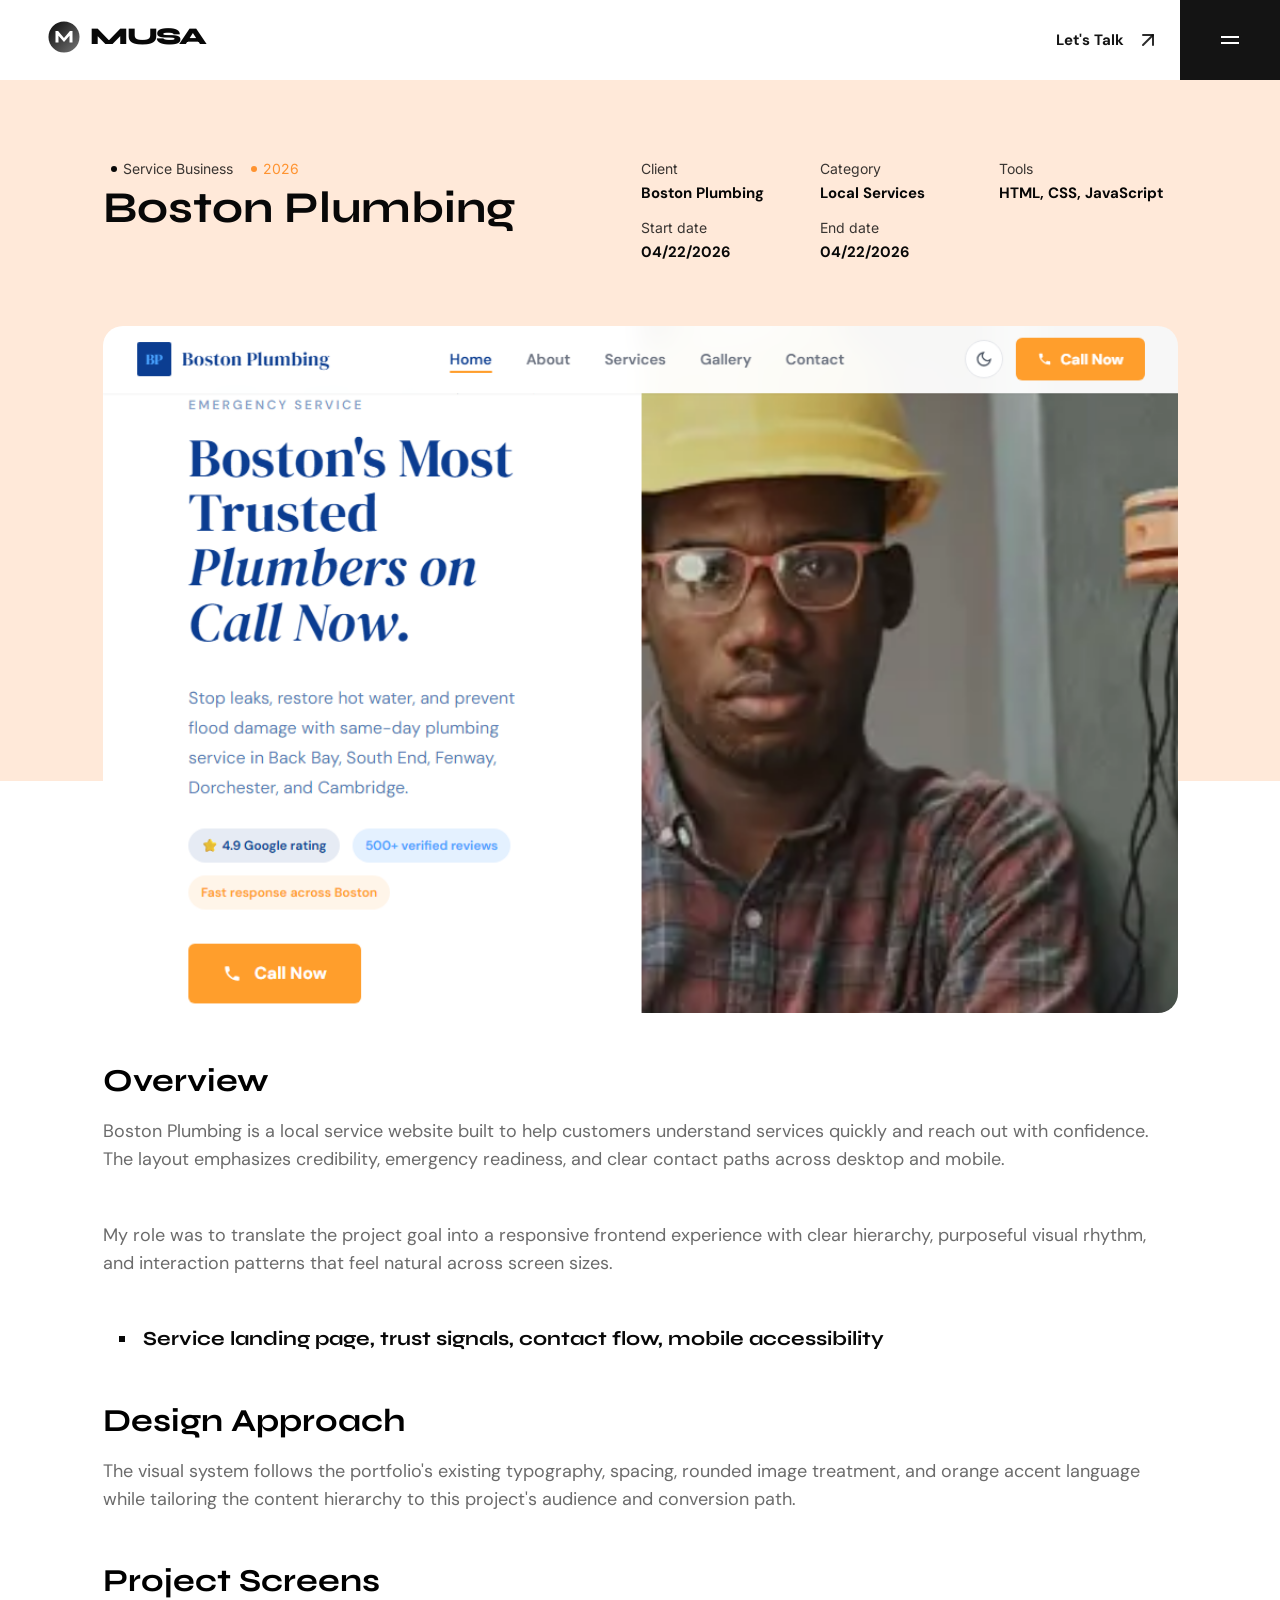
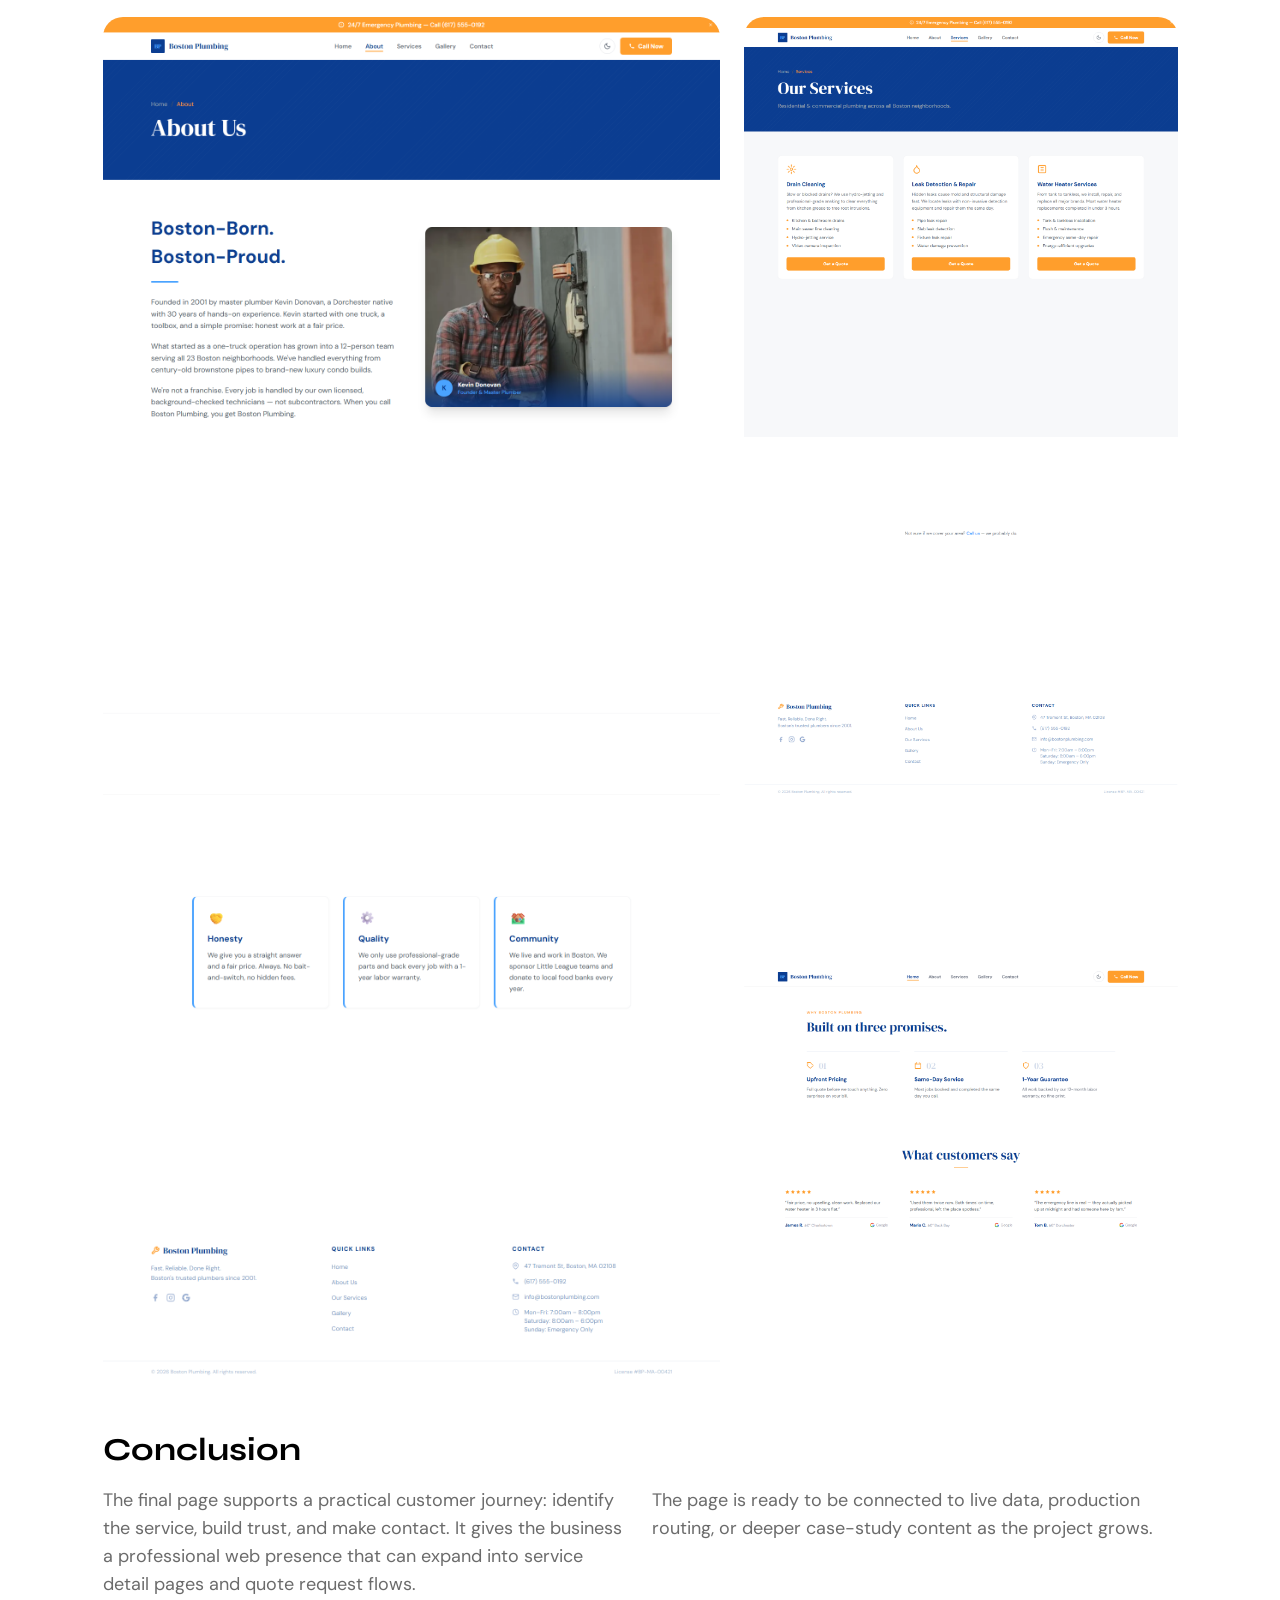
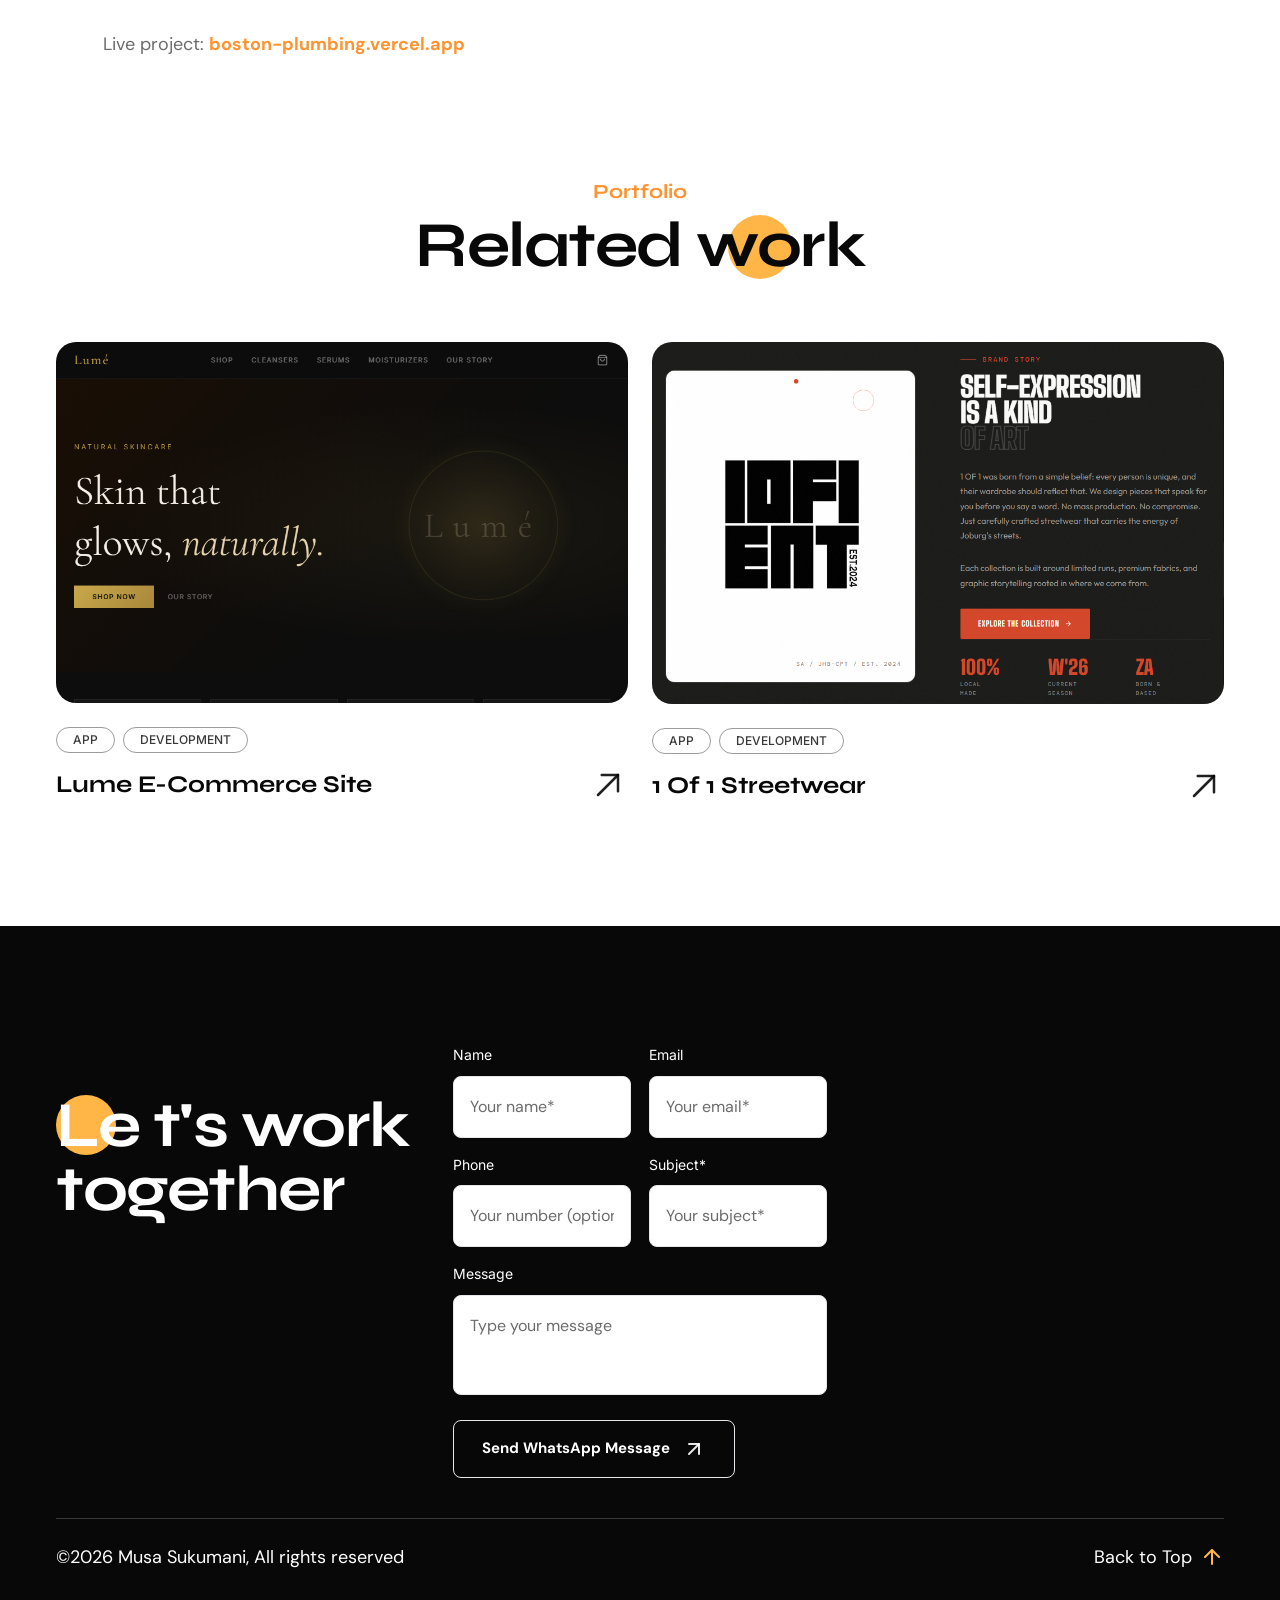
<file: Boston Plumbing-project-details.html>
<!DOCTYPE html>
<html class="no-js" lang="en">

<head>
    <meta charset="utf-8" />
    <meta http-equiv="x-ua-compatible" content="ie=edge" />
    <title>Boston Plumbing Project Details - Musa Sukumani</title>
    
    <meta name="description" content="Portfolio of Musa Sukumani, an AI-native frontend developer building intelligent, accessible digital products.">
    <meta name="viewport" content="width=device-width, initial-scale=1, shrink-to-fit=no" />

    <!-- Favicon -->
    <link rel="shortcut icon" type="image/x-icon" href="assets/images/favicon.svg" />

    <!-- CSS (Font, Vendor, Icon, Plugins & Style CSS files) -->

    <!-- Font CSS -->

    <link rel="preconnect" href="https://fonts.googleapis.com">
    <link rel="preconnect" href="https://fonts.gstatic.com" crossorigin>
    <link href="https://fonts.googleapis.com/css2?family=DM+Sans:ital,opsz,wght@0,9..40,100;0,9..40,200;0,9..40,300;0,9..40,400;0,9..40,500;0,9..40,600;0,9..40,700;0,9..40,800;0,9..40,900;0,9..40,1000;1,9..40,100;1,9..40,200;1,9..40,300;1,9..40,400;1,9..40,500;1,9..40,600;1,9..40,700;1,9..40,800;1,9..40,900;1,9..40,1000&family=Inter:wght@100;200;300;400;500;600;700;800;900&family=Poppins:ital,wght@0,100;0,200;0,300;0,400;0,500;0,600;0,700;0,800;0,900;1,100;1,200;1,300;1,400;1,500;1,600;1,700;1,800;1,900&family=Syne:wght@400;500;600;700;800&display=swap" rel="stylesheet">

    <!-- Plugins CSS (All Plugins Files) -->
    <link rel="stylesheet" href="assets/css/plugins/aos.css" />


    <!-- Style CSS -->
    <link rel="stylesheet" href="assets/css/style.css" />

</head>

<body>
    <div class="overflow-x-hidden">
        <!-- Header start -->

        <header id="sticky-header" class="xl:pl-12 bg-white">
            <div class="flex pl-4 xl:pl-0">

                <div class="flex-1 flex items-center justify-between">

                    <a href="index.html">
                        <span class="brand-wordmark"><img src="assets/images/musa-mark.svg" alt="" width="32" height="32"><span>MUSA</span></span>
                    </a>

                    <!-- Link Start -->
                    <a href="contact.html" class="flex items-center flex-wrap py-[6px] px-3 text-[15px] font-bold text-active leading-none mr-2 transition-all duration-300 hover:text-orange group">Let's
                        Talk
                        <span class="inline-block ml-3 group-hover:animate-arrow-move-up">
        <svg width="24" height="24" viewBox="0 0 24 24" fill="none" xmlns="http://www.w3.org/2000/svg">
          <path d="M7 17L17 7" stroke="currentColor" stroke-opacity="0.9" stroke-width="2" stroke-linecap="round"
            stroke-linejoin="round" />
          <path d="M7 7H17V17" stroke="currentColor" stroke-opacity="0.9" stroke-width="2" stroke-linecap="round"
            stroke-linejoin="round" />
        </svg>
      </span>
                    </a>
                    <!-- Link End -->
                </div>



                <!-- Button Start -->
                <button id="offcanvas-toggle" class="flex-none bg-active flex items-center flex-wrap justify-center py-7 px-[38px] cursor-pointer" type="button" aria-label="Open navigation" aria-controls="offcanvas" aria-expanded="false"><svg width="24" height="24" viewBox="0 0 24 24" fill="none" xmlns="http://www.w3.org/2000/svg">
                            <rect x="3" y="8" width="18" height="2" fill="white" />
                            <rect x="3" y="14" width="18" height="2" fill="white" />
                        </svg></button>
                <!-- Button End -->

            </div>
        </header>


        <!-- offcanvas-menu start -->
        <div id="offcanvas" class="offcanvas right-0 top-0 bottom-0 z-50 transform translate-x-full fixed h-full w-[350px] md:w-[460px] transition-all ease-in-out duration-300 bg-black-800 pl-8 flex flex-wrap flex-col justify-between">
            <!-- close button start -->

            <div>
                <div class="flex flex-wrap justify-between items-center border-b border-border-white mb-[80px]">
                    <a href="index.html">
                        <span class="brand-wordmark brand-wordmark--light"><img src="assets/images/musa-mark.svg" alt="" width="32" height="32"><span>MUSA</span></span>
                    </a>
                    <button id="offcanvas-close" class="offcanvas-close bg-primary py-7 px-[38px]" aria-label="offcanvas">
                        <svg width="24" height="24" viewBox="0 0 24 24" fill="none" xmlns="http://www.w3.org/2000/svg">
                            <path fill-rule="evenodd" clip-rule="evenodd" d="M19.2803 4.71967C19.5732 5.01256 19.5732 5.48744 19.2803 5.78033L5.78033 19.2803C5.48744 19.5732 5.01256 19.5732 4.71967 19.2803C4.42678 18.9874 4.42678 18.5126 4.71967 18.2197L18.2197 4.71967C18.5126 4.42678 18.9874 4.42678 19.2803 4.71967Z" fill="white" />
                            <path fill-rule="evenodd" clip-rule="evenodd" d="M4.71967 4.71967C5.01256 4.42678 5.48744 4.42678 5.78033 4.71967L19.2803 18.2197C19.5732 18.5126 19.5732 18.9874 19.2803 19.2803C18.9874 19.5732 18.5126 19.5732 18.2197 19.2803L4.71967 5.78033C4.42678 5.48744 4.42678 5.01256 4.71967 4.71967Z" fill="white" />
                        </svg>
                    </button>
                </div>

                <!-- close button end -->

                <!-- offcanvas-menu start -->

                <nav class="offcanvas-menu mr-[40px] flex flex-wrap flex-col justify-between">
                    <ul>
                        <li class="border-b border-border-white py-4 group">
                            <a href="index.html" class="text-white text-xl font-bold font-Syne leading-none flex flex-wrap items-center justify-between hover:text-orange transition duration-300">Home
                                <span class="inline-block group-hover:animate-arrow-move-up">
              <svg width="24" height="24" viewBox="0 0 24 24" fill="none" xmlns="http://www.w3.org/2000/svg">
                <path d="M7 17L17 7" stroke="currentColor" stroke-opacity="0.9" stroke-width="2" stroke-linecap="round"
                  stroke-linejoin="round"></path>
                <path d="M7 7H17V17" stroke="currentColor" stroke-opacity="0.9" stroke-width="2" stroke-linecap="round"
                  stroke-linejoin="round"></path>
              </svg>
            </span>
                            </a>
                        </li>
                        <li class="border-b border-border-white py-4 group">
                            <a href="about.html" class="text-white text-xl font-bold font-Syne leading-none flex flex-wrap items-center justify-between hover:text-orange transition duration-300">About
                                <span class="inline-block group-hover:animate-arrow-move-up">
              <svg width="24" height="24" viewBox="0 0 24 24" fill="none" xmlns="http://www.w3.org/2000/svg">
                <path d="M7 17L17 7" stroke="currentColor" stroke-opacity="0.9" stroke-width="2" stroke-linecap="round"
                  stroke-linejoin="round"></path>
                <path d="M7 7H17V17" stroke="currentColor" stroke-opacity="0.9" stroke-width="2" stroke-linecap="round"
                  stroke-linejoin="round"></path>
              </svg>
            </span>
                            </a>

                        </li>
                        <li class="border-b border-border-white py-4 group">
                            <a href="projects.html" class="text-white text-xl font-bold font-Syne leading-none flex flex-wrap items-center justify-between hover:text-orange transition duration-300">Project
                                <span class="inline-block group-hover:animate-arrow-move-up">
              <svg width="24" height="24" viewBox="0 0 24 24" fill="none" xmlns="http://www.w3.org/2000/svg">
                <path d="M7 17L17 7" stroke="currentColor" stroke-opacity="0.9" stroke-width="2" stroke-linecap="round"
                  stroke-linejoin="round"></path>
                <path d="M7 7H17V17" stroke="currentColor" stroke-opacity="0.9" stroke-width="2" stroke-linecap="round"
                  stroke-linejoin="round"></path>
              </svg>
            </span>
                            </a>
                        </li>
                        <li class="border-b border-border-white py-4 group">
                            <a href="project-details.html" class="text-white text-xl font-bold font-Syne leading-none flex flex-wrap items-center justify-between hover:text-orange transition duration-300">Project details
                                <span class="inline-block group-hover:animate-arrow-move-up">
              <svg width="24" height="24" viewBox="0 0 24 24" fill="none" xmlns="http://www.w3.org/2000/svg">
                <path d="M7 17L17 7" stroke="currentColor" stroke-opacity="0.9" stroke-width="2" stroke-linecap="round"
                  stroke-linejoin="round"></path>
                <path d="M7 7H17V17" stroke="currentColor" stroke-opacity="0.9" stroke-width="2" stroke-linecap="round"
                  stroke-linejoin="round"></path>
              </svg>
            </span>
                            </a>
                        </li>

                        <li class="border-b border-border-white py-4 group">
                            <a href="contact.html" class="text-white text-xl font-bold font-Syne leading-none flex flex-wrap items-center justify-between hover:text-orange transition duration-300">Contact
                                <span class="inline-block group-hover:animate-arrow-move-up">
              <svg width="24" height="24" viewBox="0 0 24 24" fill="none" xmlns="http://www.w3.org/2000/svg">
                <path d="M7 17L17 7" stroke="currentColor" stroke-opacity="0.9" stroke-width="2" stroke-linecap="round"
                  stroke-linejoin="round"></path>
                <path d="M7 7H17V17" stroke="currentColor" stroke-opacity="0.9" stroke-width="2" stroke-linecap="round"
                  stroke-linejoin="round"></path>
              </svg>
            </span>
                            </a>
                        </li>

                    </ul>
                </nav>

            </div>


            <nav class="pb-10">
                <ul class="flex flex-wrap gap-x-4 items-center">
                    <li><a href="#" class="text-white transition-all duration-300 hover:text-orange">
                            <svg width="24" height="24" viewBox="0 0 24 24" fill="none" xmlns="http://www.w3.org/2000/svg">
                                <path d="M7.443 5.3501C8.082 5.3501 8.673 5.4001 9.213 5.5481C9.754 5.6471 10.197 5.8451 10.59 6.0921C10.984 6.3401 11.279 6.6861 11.475 7.1311C11.672 7.5761 11.771 8.1211 11.771 8.7141C11.771 9.4071 11.623 10.0001 11.279 10.4451C10.984 10.8911 10.492 11.2861 9.902 11.5831C10.738 11.8311 11.377 12.2761 11.771 12.8701C12.164 13.4631 12.41 14.2051 12.41 15.0461C12.41 15.7391 12.262 16.3321 12.016 16.8271C11.771 17.3221 11.377 17.7671 10.934 18.0641C10.4528 18.3824 9.92083 18.6164 9.361 18.7561C8.771 18.9051 8.181 19.0041 7.591 19.0041H1V5.3501H7.443ZM7.049 10.8901C7.59 10.8901 8.033 10.7421 8.377 10.4951C8.721 10.2481 8.869 9.8021 8.869 9.2581C8.869 8.9611 8.819 8.6651 8.721 8.4671C8.623 8.2691 8.475 8.1201 8.279 7.9721C8.082 7.8731 7.885 7.7741 7.639 7.7251C7.393 7.6751 7.148 7.6751 6.852 7.6751H4V10.8911H7.05L7.049 10.8901ZM7.197 16.7281C7.492 16.7281 7.787 16.6781 8.033 16.6291C8.279 16.5791 8.525 16.4811 8.721 16.3321C8.92138 16.1873 9.08903 16.002 9.213 15.7881C9.311 15.5411 9.41 15.2441 9.41 14.8981C9.41 14.2051 9.213 13.7111 8.82 13.3641C8.426 13.0671 7.885 12.9191 7.246 12.9191H4V16.7291L7.197 16.7281ZM16.689 16.6781C17.082 17.0741 17.672 17.2721 18.459 17.2721C19 17.2721 19.492 17.1241 19.885 16.8771C20.279 16.5801 20.525 16.2831 20.623 15.9871H23.033C22.639 17.1731 22.049 18.0141 21.263 18.5591C20.475 19.0531 19.541 19.3501 18.41 19.3501C17.6864 19.3523 16.9688 19.218 16.295 18.9541C15.6887 18.7267 15.148 18.353 14.721 17.8661C14.2643 17.4107 13.9267 16.8498 13.738 16.2331C13.492 15.5901 13.393 14.8981 13.393 14.1061C13.393 13.3641 13.492 12.6721 13.738 12.0281C13.9749 11.4085 14.3252 10.8384 14.771 10.3471C15.2201 9.88594 15.7543 9.51613 16.344 9.2581C17.0007 8.99416 17.7022 8.85969 18.41 8.8621C19.246 8.8621 19.984 9.0111 20.623 9.3571C21.263 9.7031 21.754 10.0991 22.147 10.6931C22.541 11.2371 22.837 11.8801 23.033 12.5731C23.131 13.2651 23.18 13.9581 23.131 14.7491H16C16 15.5411 16.295 16.2831 16.689 16.6791V16.6781ZM19.787 11.4841C19.443 11.1381 18.902 10.9401 18.262 10.9401C17.82 10.9401 17.475 11.0401 17.18 11.1881C16.885 11.3361 16.689 11.5341 16.492 11.7321C16.311 11.9234 16.1912 12.1643 16.148 12.4241C16.098 12.6721 16.049 12.8701 16.049 13.0671H20.475C20.377 12.3251 20.131 11.8311 19.787 11.4841ZM15.459 6.2901H20.967V7.6261H15.46V6.2901H15.459Z" fill="currentColor" fill-opacity="0.9"></path>
                            </svg>

                        </a></li>
                    <li><a href="#" class="text-white transition-all duration-300 hover:text-orange"><svg width="24" height="24" viewBox="0 0 24 24" fill="none" xmlns="http://www.w3.org/2000/svg">
                                <path d="M6.94043 5.00002C6.94017 5.53046 6.7292 6.03906 6.35394 6.41394C5.97868 6.78883 5.46986 6.99929 4.93943 6.99902C4.409 6.99876 3.90039 6.78779 3.52551 6.41253C3.15062 6.03727 2.94016 5.52846 2.94043 4.99802C2.9407 4.46759 3.15166 3.95899 3.52692 3.5841C3.90218 3.20922 4.411 2.99876 4.94143 2.99902C5.47186 2.99929 5.98047 3.21026 6.35535 3.58552C6.73024 3.96078 6.9407 4.46959 6.94043 5.00002ZM7.00043 8.48002H3.00043V21H7.00043V8.48002ZM13.3204 8.48002H9.34043V21H13.2804V14.43C13.2804 10.77 18.0504 10.43 18.0504 14.43V21H22.0004V13.07C22.0004 6.90002 14.9404 7.13002 13.2804 10.16L13.3204 8.48002Z" fill="currentColor" fill-opacity="0.9"></path>
                            </svg>
                        </a></li>
                    <li><a href="#" class="text-white transition-all duration-300 hover:text-orange"><svg width="24" height="24" viewBox="0 0 24 24" fill="none" xmlns="http://www.w3.org/2000/svg">
                                <path d="M19.989 11.572C19.907 9.99792 19.3596 8.4836 18.416 7.221C18.1285 7.53061 17.8212 7.82123 17.496 8.091C16.4969 8.92086 15.3805 9.5982 14.183 10.101C14.35 10.451 14.503 10.79 14.638 11.11V11.113C14.665 11.174 14.688 11.231 14.732 11.342L14.749 11.382C16.262 11.212 17.858 11.275 19.405 11.485C19.611 11.512 19.805 11.541 19.989 11.572ZM10.604 4.122C11.5786 5.49516 12.4772 6.92062 13.296 8.392C14.519 7.91 15.53 7.302 16.344 6.625C16.674 6.351 16.938 6.093 17.14 5.87C15.701 4.65972 13.8803 3.99733 12 4C11.524 4 11.058 4.042 10.604 4.121V4.122ZM4.253 9.997C4.93423 9.97981 5.61464 9.93878 6.293 9.874C7.93264 9.72734 9.55828 9.4525 11.155 9.052C10.3205 7.60221 9.41956 6.19171 8.455 4.825C7.42472 5.3354 6.51626 6.06141 5.79124 6.95379C5.06623 7.84617 4.54162 8.88404 4.253 9.997ZM5.783 17.035C6.25195 16.3575 6.77894 15.7221 7.358 15.136C8.812 13.646 10.528 12.486 12.514 11.846L12.576 11.828C12.411 11.464 12.256 11.139 12.1 10.833C10.264 11.368 8.33 11.702 6.403 11.875C5.463 11.96 4.62 11.997 4 12.003C3.99815 13.8356 4.62722 15.6128 5.783 17.035ZM15.004 19.415C14.6184 17.4703 14.0725 15.5607 13.372 13.706C11.372 14.433 9.776 15.496 8.543 16.764C8.0454 17.2664 7.60382 17.8213 7.226 18.419C8.60481 19.4478 10.2797 20.0025 12 20C13.0299 20.0015 14.0504 19.8035 15.005 19.417L15.004 19.415ZM16.878 18.34C18.4393 17.1398 19.5028 15.4057 19.865 13.47C19.525 13.385 19.094 13.3 18.62 13.234C17.5661 13.0823 16.4968 13.0712 15.44 13.201C16.035 14.8799 16.5154 16.5961 16.878 18.34ZM12 22C6.477 22 2 17.523 2 12C2 6.477 6.477 2 12 2C17.523 2 22 6.477 22 12C22 17.523 17.523 22 12 22Z" fill="currentColor" fill-opacity="0.9"></path>
                            </svg>
                        </a></li>
                    <li><a href="#" class="text-white transition-all duration-300 hover:text-orange"><svg width="24" height="24" viewBox="0 0 24 24" fill="none" xmlns="http://www.w3.org/2000/svg">
                                <path d="M12.001 2C6.47598 2 2.00098 6.475 2.00098 12C1.99977 14.0992 2.65958 16.1454 3.88679 17.8484C5.114 19.5515 6.84631 20.8249 8.83798 21.488C9.33798 21.575 9.52598 21.275 9.52598 21.012C9.52598 20.775 9.51298 19.988 9.51298 19.15C7.00098 19.613 6.35098 18.538 6.15098 17.975C6.03798 17.687 5.55098 16.8 5.12598 16.562C4.77598 16.375 4.27598 15.912 5.11298 15.9C5.90098 15.887 6.46298 16.625 6.65098 16.925C7.55098 18.437 8.98798 18.012 9.56298 17.75C9.65098 17.1 9.91298 16.663 10.201 16.413C7.97598 16.163 5.65098 15.3 5.65098 11.475C5.65098 10.387 6.03798 9.488 6.67598 8.788C6.57598 8.538 6.22598 7.513 6.77598 6.138C6.77598 6.138 7.61298 5.875 9.52598 7.162C10.3401 6.9364 11.1812 6.82302 12.026 6.825C12.876 6.825 13.726 6.937 14.526 7.162C16.439 5.862 17.276 6.138 17.276 6.138C17.826 7.513 17.476 8.538 17.376 8.788C18.013 9.488 18.401 10.375 18.401 11.475C18.401 15.313 16.064 16.163 13.839 16.413C14.201 16.725 14.514 17.325 14.514 18.263C14.514 19.6 14.501 20.675 14.501 21.013C14.501 21.275 14.689 21.587 15.189 21.487C17.1738 20.8166 18.8985 19.5408 20.1203 17.8389C21.3421 16.1371 21.9995 14.095 22 12C22 6.475 17.525 2 12 2H12.001Z" fill="currentColor" fill-opacity="0.9"></path>
                            </svg>
                        </a></li>

                </ul>
            </nav>
        </div>
        <!-- offcanvas-menu end -->

        <!-- Header end -->

        <!-- Hero Section Start -->
        <section class="bg-secondary pt-20">
            <div class="max-w-[1075px] mx-auto px-4 xl:px-0" data-aos="flip-down" data-aos-delay="300">
                <div class="grid grid-cols-1 lg:grid-cols-2 pb-12">
                    <div class="mb-10">
                        <ul class="flex flex-wrap text-sm font-normal font-Inter leading-tight">
                            <li class="relative z-[1] before:rounded-full before:bg-black-800 before:block before:absolute before:top-[50%] before:translate-y-[-50%] before:left-[8px] before:-z-[1] before:w-[6px] before:h-[6px] pl-[20px]">
                                <a class="text-black-text-800" href="#">Service Business</a>
                            </li>
                            <li class="relative z-[1] before:rounded-full before:bg-orange before:block before:absolute before:top-[50%] before:translate-y-[-50%] before:left-[8px] before:-z-[1] before:w-[6px] before:h-[6px] pl-[20px] ml-[10px]">
                                <a class="text-orange" href="#">2026</a>
                            </li>

                        </ul>

                        <h4 class="text-black-800 font-bold font-Syne leading-snug text-[32px] lg:text-[44px]">
                            Boston Plumbing
                        </h4>
                    </div>
                    <ul class="flex flex-wrap gap-y-6 lg:gap-y-0">
                        <li class="flex flex-wrap flex-col gap-2 w-3/6 sm:w-1/3">
                            <span
                                class="text-black-text-800 text-sm font-normal font-Inter leading-tight">Client</span>
                            <h2 class="text-black-800 text-[15px] font-bold font-sans leading-none">Boston Plumbing</h2>
                        </li>
                        <li class="flex flex-wrap flex-col gap-2 w-3/6 sm:w-1/3">
                            <span
                                class="text-black-text-800 text-sm font-normal font-Inter leading-tight">Category</span>
                            <h4 class="text-black-800 text-[15px] font-bold font-sans leading-none">Local Services</h4>
                        </li>
                        <li class="flex flex-wrap flex-col gap-2 w-3/6 sm:w-1/3">
                            <span
                                class="text-black-text-800 text-sm font-normal font-Inter leading-tight">Tools</span>
                            <h4 class="text-black-800 text-[15px] font-bold font-sans leading-none">HTML, CSS, JavaScript</h4>
                        </li>
                        <li class="flex flex-wrap flex-col gap-2 w-3/6 sm:w-1/3">
                            <span class="text-black-text-800 text-sm font-normal font-Inter leading-tight">Start
                                date</span>
                            <h4 class="text-black-800 text-[15px] font-bold font-sans leading-none">04/22/2026</h4>
                        </li>
                        <li class="flex flex-wrap flex-col gap-2 w-3/6 sm:w-1/3">
                            <span class="text-black-text-800 text-sm font-normal font-Inter leading-tight">End
                                date</span>
                            <h4 class="text-black-800 text-[15px] font-bold font-sans leading-none">04/22/2026</h4>
                        </li>
                    </ul>
                </div>
                <div class="grid grid-cols-1 mb-12">
                    <img class="w-full rounded-[20px]" src="assets/images/projects/boston-plumbing.png" alt="Boston Plumbing screenshot">
                </div>
            </div>
        </section>
        <!-- Hero Section End -->


        <section class="bg-white pb-[120px] mt-[-130px] pt-[130px] md:mt-[-280px] md:pt-[280px]">
            <div class="max-w-[1075px] mx-auto px-4 xl:px-0">
                <div class="grid grid-cols-1">

                    <h3 class="text-[32px] font-bold font-Syne leading-10 mb-4">Overview</h3>
                    <p class="paragraph mb-12">Boston Plumbing is a local service website built to help customers understand services quickly and reach out with confidence. The layout emphasizes credibility, emergency readiness, and clear contact paths across desktop and mobile.</p>
                    <p class="paragraph mb-12">My role was to translate the project goal into a responsive frontend experience with clear hierarchy, purposeful visual rhythm, and interaction patterns that feel natural across screen sizes.</p>
                    <ul class="text-black-800 text-xl font-bold font-Syne mb-12">
                        <li class="relative z-[1] before:bg-black-800 before:block before:absolute before:top-[50%] before:translate-y-[-50%] before:left-4 before:-z-[1] before:w-[6px] before:h-[6px] pl-10">Service landing page, trust signals, contact flow, mobile accessibility</li>
                    </ul>

                    <h3 class="text-[32px] font-bold font-Syne leading-10 mb-4">Design Approach</h3>
                    <p class="paragraph mb-12">The visual system follows the portfolio's existing typography, spacing, rounded image treatment, and orange accent language while tailoring the content hierarchy to this project's audience and conversion path.</p>

                </div>
                <div class="grid grid-cols-1">
                    <h3 class="text-[32px] font-bold font-Syne leading-10 mb-4">Project Screens</h3>
                </div>

                <div class="grid grid-cols-12 gap-6 mb-12">
                    <div class="col-span-12 lg:col-span-7">
                        <img class="w-full h-full rounded-[20px]" src="assets/images/projects/details/boston-plumbing-about.png" alt="Boston Plumbing about page screenshot">
                    </div>
                    <div class="col-span-12 lg:col-span-5 grid grid-cols-1 gap-6">
                        <img class="w-full rounded-[20px]" src="assets/images/projects/details/boston-plumbing-services.png" alt="Boston Plumbing services page screenshot">
                        <img class="w-full rounded-[20px]" src="assets/images/projects/details/boston-plumbing-contact-section.png" alt="Boston Plumbing contact section screenshot">
                    </div>
                </div>
                <div class="grid grid-cols-1">
                    <h3 class="text-[32px] font-bold font-Syne leading-10 mb-4">Conclusion</h3>
                </div>

                <div class="grid grid-cols-1 lg:grid-cols-2 gap-6">
                    <p class="paragraph">The final page supports a practical customer journey: identify the service, build trust, and make contact. It gives the business a professional web presence that can expand into service detail pages and quote request flows.</p>
                    <p class="paragraph">The page is ready to be connected to live data, production routing, or deeper case-study content as the project grows.</p>
                </div>

                <p class="paragraph mt-8">Live project: <a class="text-orange font-bold transition-all hover:text-active" href="https://boston-plumbing.vercel.app" target="_blank" rel="noopener">boston-plumbing.vercel.app</a></p>
            </div>
        </section>

        <!-- Project Section Start -->
        <section class="bg-white pb-[120px]">
            <div class="container">
                <div class="grid grid-cols-12 gap-6">
                    <div class="col-span-12" data-aos="flip-down">
                        <div class="font-bold font-Syne text-center leading-none flex flex-wrap flex-col gap-y-2 mb-10">
                            <span class="text-orange text-xl">Portfolio</span>
                            <h3 class="text-black-800 text-4xl lg:text-5xl xl:text-[64px] tracking-[-1.5px]">
                                Related <span
                                    class="relative z-[1] before:rounded-full before:bg-primary before:block before:absolute before:top-[8px] before:left-[32px] before:-z-[1] before:w-[36px] lg:before:w-[48px] xl:before:w-[64px] before:h-[36px] lg:before:h-[48px] xl:before:h-[64px]">wo</span>rk
                            </h3>
                        </div>
                    </div>

                    <div class="col-span-12 md:col-span-6" data-aos="flip-down">
                        <div class="rounded-[20px] overflow-hidden mb-6">
                            <img src="assets/images/projects/lume-home-screenshot.png" alt="Lume E-commerce site homepage screenshot">
                        </div>
                        <div class="flex flex-wrap flex-col gap-3">
                            <div class="flex flex-wrap gap-2">
                                <a class="text-xs text-black-text-800 uppercase font-medium font-Inter leading-none py-[6px] px-4 rounded-[40px] border border-black-text-400 transition-all hover:bg-active hover:border-active hover:text-white" href="projects.html">APP</a>
                                <a class="text-xs text-black-text-800 uppercase font-medium font-Inter leading-none py-[6px] px-4 rounded-[40px] border border-black-text-400 transition-all hover:bg-active hover:border-active hover:text-white" href="projects.html">DEVELOPMENT</a>

                            </div>
                            <div class="flex flex-wrap items-center justify-between text-black-800 hover:text-orange group">
                                <h4 class="font-bold font-Syne text-center leading-10 text-[17px] sm:text-[20px] xl:text-[24px] 2xl:text-[28px] capitalize">
                                    <a class="transition-all" href="project-details.html">Lume E-commerce site</a>
                                </h4>
                                <a href="project-details.html" class="group-hover:animate-arrow-move-up">
                                    <svg width="40" height="40" viewBox="0 0 40 40" fill="none" xmlns="http://www.w3.org/2000/svg">
                                        <path fill-rule="evenodd" clip-rule="evenodd" d="M30.8839 9.11612C31.372 9.60427 31.372 10.3957 30.8839 10.8839L10.8839 30.8839C10.3957 31.372 9.60427 31.372 9.11612 30.8839C8.62796 30.3957 8.62796 29.6043 9.11612 29.1161L29.1161 9.11612C29.6043 8.62796 30.3957 8.62796 30.8839 9.11612Z" fill="currentColor" fill-opacity="0.9"></path>
                                        <path fill-rule="evenodd" clip-rule="evenodd" d="M12.5 10C12.5 9.30964 13.0596 8.75 13.75 8.75H30C30.6904 8.75 31.25 9.30964 31.25 10V26.25C31.25 26.9404 30.6904 27.5 30 27.5C29.3096 27.5 28.75 26.9404 28.75 26.25V11.25H13.75C13.0596 11.25 12.5 10.6904 12.5 10Z" fill="currentColor" fill-opacity="0.9"></path>
                                    </svg>

                                </a>
                            </div>
                        </div>
                    </div>

                    <div class="col-span-12 md:col-span-6" data-aos="flip-down" data-aos-delay="300">
                        <div class="rounded-[20px] overflow-hidden mb-6">
                            <img src="assets/images/projects/one-of-one-streetwear-home-screenshot.png" alt="1 of 1 streetwear homepage screenshot">
                        </div>
                        <div class="flex flex-wrap flex-col gap-3">
                            <div class="flex flex-wrap gap-2">
                                <a class="text-xs text-black-text-800 uppercase font-medium font-Inter leading-none py-[6px] px-4 rounded-[40px] border border-black-text-400 transition-all hover:bg-active hover:border-active hover:text-white" href="projects.html">APP</a>
                                <a class="text-xs text-black-text-800 uppercase font-medium font-Inter leading-none py-[6px] px-4 rounded-[40px] border border-black-text-400 transition-all hover:bg-active hover:border-active hover:text-white" href="projects.html">DEVELOPMENT</a>

                            </div>
                            <div class="flex flex-wrap items-center justify-between text-black-800 hover:text-orange group">
                                <h4 class="font-bold font-Syne text-center leading-10 text-[17px] sm:text-[20px] xl:text-[24px] 2xl:text-[28px] capitalize">
                                    <a class="transition-all" href="project-details.html">1 of 1 streetwear</a>
                                </h4>
                                <a href="project-details.html" class="group-hover:animate-arrow-move-up">
                                    <svg width="40" height="40" viewBox="0 0 40 40" fill="none" xmlns="http://www.w3.org/2000/svg">
                                        <path fill-rule="evenodd" clip-rule="evenodd" d="M30.8839 9.11612C31.372 9.60427 31.372 10.3957 30.8839 10.8839L10.8839 30.8839C10.3957 31.372 9.60427 31.372 9.11612 30.8839C8.62796 30.3957 8.62796 29.6043 9.11612 29.1161L29.1161 9.11612C29.6043 8.62796 30.3957 8.62796 30.8839 9.11612Z" fill="currentColor" fill-opacity="0.9"></path>
                                        <path fill-rule="evenodd" clip-rule="evenodd" d="M12.5 10C12.5 9.30964 13.0596 8.75 13.75 8.75H30C30.6904 8.75 31.25 9.30964 31.25 10V26.25C31.25 26.9404 30.6904 27.5 30 27.5C29.3096 27.5 28.75 26.9404 28.75 26.25V11.25H13.75C13.0596 11.25 12.5 10.6904 12.5 10Z" fill="currentColor" fill-opacity="0.9"></path>
                                    </svg>

                                </a>
                            </div>
                        </div>
                    </div>
                </div>
            </div>
        </section>
        <!-- Project Section End -->


        <!-- Footer Start -->
        <footer class="footer bg-black-800 pt-[80px] lg:pt-[100px] xl:pt-[120px] pb-[60px]">
            <div class="container">
                <div class="overflow-x-hidden" data-aos="flip-down">
                    <div class="grid md:grid-cols-2 lg:grid-cols-3 gap-5 lg:gap-6">
                        <div class="pt-12">
                            <h3 class="text-white font-Syne font-bold text-4xl lg:text-5xl xl:text-[64px] tracking-[-1.5px]"><span
                    class="relative z-[1] before:rounded-full before:bg-primary before:block before:absolute before:top-[8px] before:left-[0] before:-z-[1] before:w-[36px] lg:before:w-[48px] xl:before:w-[60px] before:h-[36px] lg:before:h-[48px] xl:before:h-[60px]">Le</span>
                                t's work together</h3>
                        </div>
                        <div class="lg:col-span-2">
                            <form class="footer-whatsapp-form grid grid-cols-12 gap-[18px]" action="https://wa.me/27836329886" method="get">
                                <div class="col-span-12 md:col-span-6">
                                    <label class="text-sm font-normal font-Inter leading-tight mb-3 block text-white" for="footer-name">Name</label>
                                    <input id="footer-name" class="font-normal w-full leading-7 placeholder:opacity-100 placeholder:text-black-text-600 border border-white border-opacity-30 rounded-[8px] p-4 focus:border-primary focus:outline-none" type="text" required autocomplete="name" placeholder="Your name*" name="name">
                                </div>
                                <div class="col-span-12 md:col-span-6">
                                    <label class="text-sm font-normal font-Inter leading-tight mb-3 block text-white" for="footer-email">Email</label>
                                    <input id="footer-email" class="font-normal w-full leading-7 placeholder:opacity-100 placeholder:text-black-text-600 border border-white border-opacity-30 rounded-[8px] p-4 focus:border-primary focus:outline-none" type="email" required autocomplete="email" placeholder="Your email*" name="email">
                                </div>
                                <div class="col-span-12 md:col-span-6">
                                    <label class="text-sm font-normal font-Inter leading-tight mb-3 block text-white" for="footer-phone">Phone</label>
                                    <input id="footer-phone" class="font-normal w-full leading-7 placeholder:opacity-100 placeholder:text-black-text-600 border border-white border-opacity-30 rounded-[8px] p-4 focus:border-primary focus:outline-none" type="tel" autocomplete="tel" placeholder="Your number (optional)" name="phone">
                                </div>
                                <div class="col-span-12 md:col-span-6">
                                    <label class="text-sm font-normal font-Inter leading-tight mb-3 block text-white" for="footer-subject">Subject*</label>
                                    <input id="footer-subject" class="font-normal w-full leading-7 placeholder:opacity-100 placeholder:text-black-text-600 border border-white border-opacity-30 rounded-[8px] p-4 focus:border-primary focus:outline-none" type="text" required placeholder="Your subject*" name="subject">
                                </div>
                                <div class="col-span-12">
                                    <label class="text-sm font-normal font-Inter leading-tight mb-3 block text-white" for="footer-message">Message</label>
                                    <textarea class="h-[100px] font-normal w-full leading-7 placeholder:opacity-100 placeholder:text-black-text-600 border border-white border-opacity-30 rounded-[8px] p-4 focus:border-primary focus:outline-none resize-none" name="message" id="footer-message" cols="30" rows="10" required placeholder="Type your message"></textarea>
                                </div>
                                <div class="col-span-12">
                                    <button class="flex items-center flex-wrap btn-primary group" type="submit">Send WhatsApp Message
                                        <span class="inline-block ml-3 group-hover:animate-arrow-move-up">
                                            <svg width="24" height="24" viewBox="0 0 24 24" fill="none" xmlns="http://www.w3.org/2000/svg">
                                                <path d="M7 17L17 7" stroke="currentColor" stroke-opacity="0.9" stroke-width="2" stroke-linecap="round" stroke-linejoin="round" />
                                                <path d="M7 7H17V17" stroke="currentColor" stroke-opacity="0.9" stroke-width="2" stroke-linecap="round" stroke-linejoin="round" />
                                            </svg>
                                        </span>
                                    </button>
                                    <p class="form-message mt-3 text-white"></p>
                                </div>
                            </form>
                        </div>
                    </div>


                    <div class="border-t border-border-white pt-6 ">
                        <div class="grid grid-cols-12">

                            <div class="col-span-12 sm:col-span-8 order-last sm:order-first">
                                <p class="text-white text-lg font-normal font-sans leading-7">&copy;2026 Musa Sukumani, All rights reserved
                                </p>
                            </div>
                            <div class="col-span-12 sm:col-span-4 order-first sm:order-last">
                                <div class="flex justify-end mb-2 sm:mb-0">
                                    <a id="scrollUp" class="flex flex-wrap items-center gap-2 group" href="#" aria-label="scroll up">
                                        <span
                            class="text-white text-lg font-normal font-sans leading-7 transition-all group-hover:text-orange">Back
                            to
                            Top</span>
                                        <svg width="24" height="24" viewBox="0 0 24 24" fill="none" xmlns="http://www.w3.org/2000/svg">
                                            <path d="M12 19V5" stroke="#FFB646" stroke-width="2" stroke-linecap="round" stroke-linejoin="round" />
                                            <path d="M19 12L12 5L5 12" stroke="#FFB646" stroke-width="2" stroke-linecap="round" stroke-linejoin="round" />
                                        </svg>

                                    </a>
                                </div>
                            </div>
                        </div>
                    </div>


                </div>
            </div>
        </footer>
        <!-- Footer End -->
    </div>



    <!-- Vendors JS -->
    <script src="assets/js/vendor/modernizr-3.11.7.min.js"></script>
    <script src="assets/js/vendor/jquery-3.6.0.min.js"></script>
    <script src="assets/js/vendor/jquery-migrate-3.3.2.min.js"></script>
    <!-- Plugins JS -->
    <script src="assets/js/plugins/aos.js">
    </script>



    <!-- Activation JS -->
    <script src="assets/js/main.js"></script>

</body>

</html>
</file>
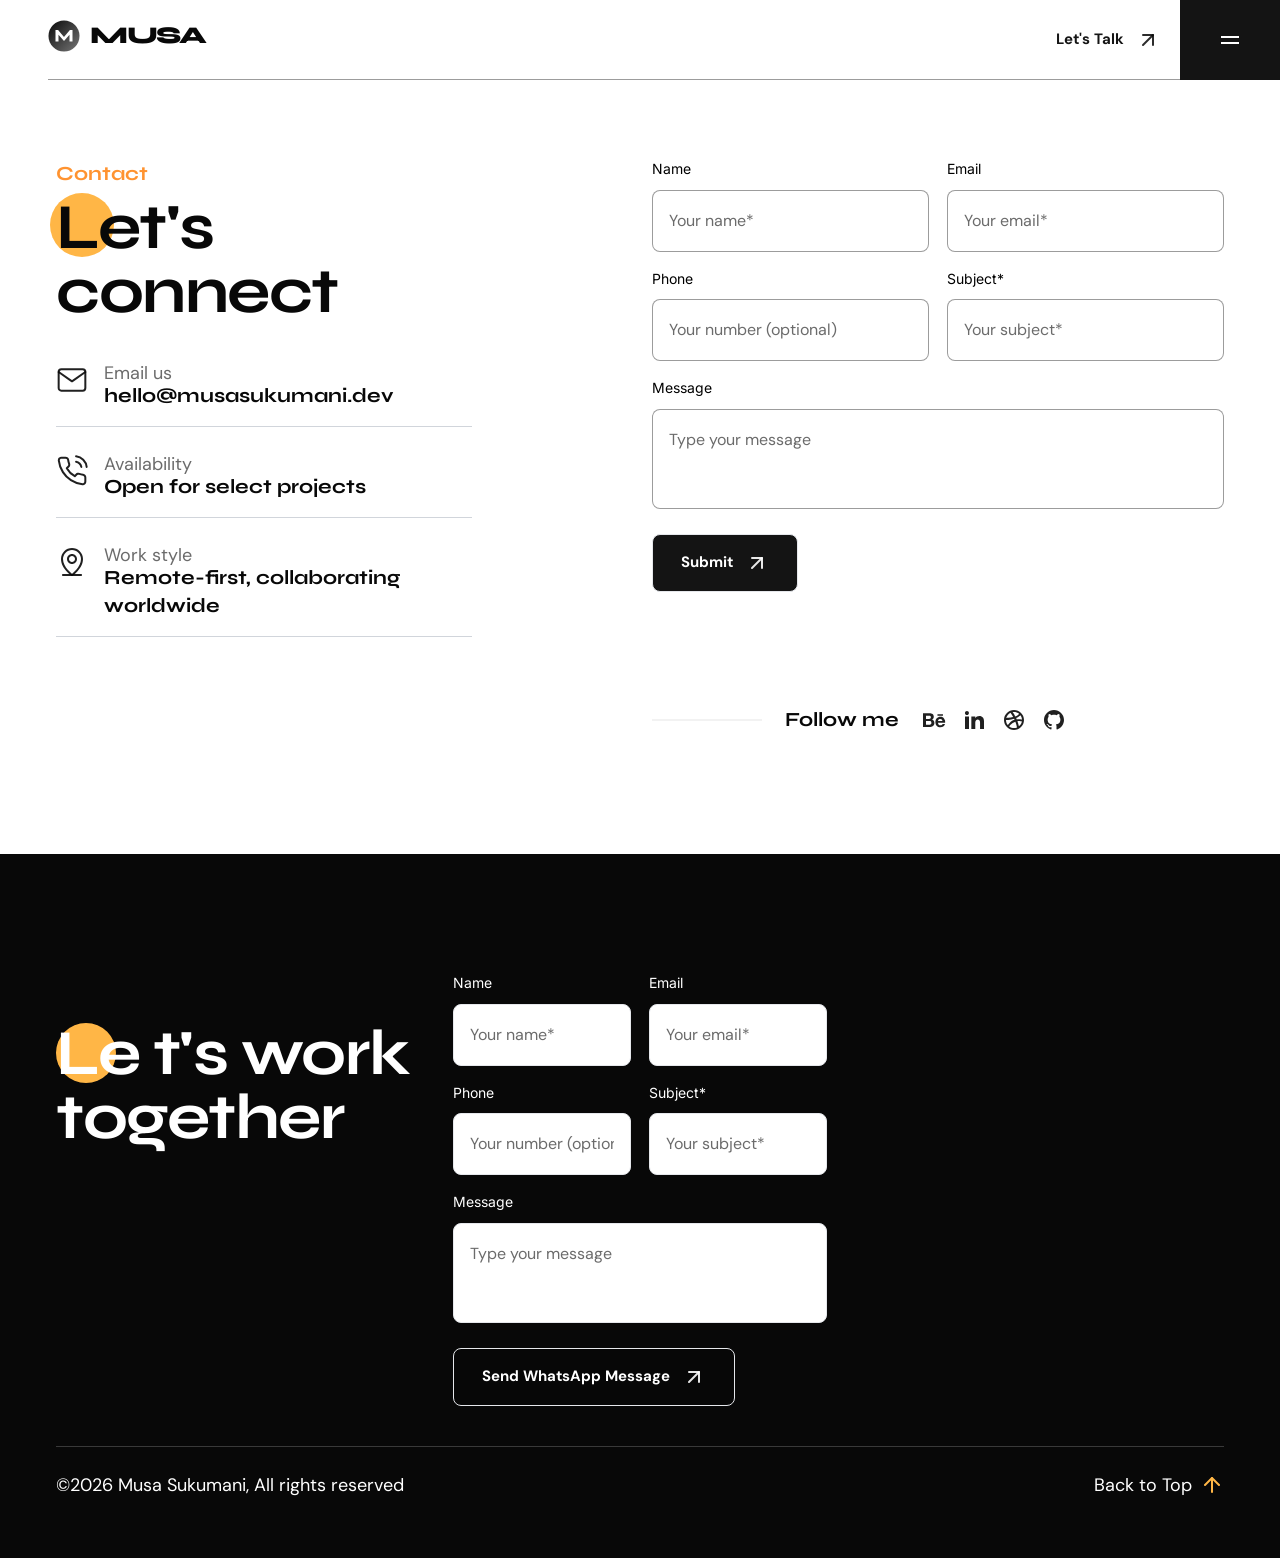
<file: contact.html>
<!DOCTYPE html>
<html class="no-js" lang="en">

<head>
    <meta charset="utf-8" />
    <meta http-equiv="x-ua-compatible" content="ie=edge" />
    <title>Contact Musa Sukumani</title>
    
    <meta name="description" content="Portfolio of Musa Sukumani, an AI-native frontend developer building intelligent, accessible digital products.">
    <meta name="viewport" content="width=device-width, initial-scale=1, shrink-to-fit=no" />

    <!-- Favicon -->
    <link rel="shortcut icon" type="image/x-icon" href="assets/images/favicon.svg" />

    <!-- CSS (Font, Vendor, Icon, Plugins & Style CSS files) -->

    <!-- Font CSS -->

    <link rel="preconnect" href="https://fonts.googleapis.com">
    <link rel="preconnect" href="https://fonts.gstatic.com" crossorigin>
    <link href="https://fonts.googleapis.com/css2?family=DM+Sans:ital,opsz,wght@0,9..40,100;0,9..40,200;0,9..40,300;0,9..40,400;0,9..40,500;0,9..40,600;0,9..40,700;0,9..40,800;0,9..40,900;0,9..40,1000;1,9..40,100;1,9..40,200;1,9..40,300;1,9..40,400;1,9..40,500;1,9..40,600;1,9..40,700;1,9..40,800;1,9..40,900;1,9..40,1000&family=Inter:wght@100;200;300;400;500;600;700;800;900&family=Poppins:ital,wght@0,100;0,200;0,300;0,400;0,500;0,600;0,700;0,800;0,900;1,100;1,200;1,300;1,400;1,500;1,600;1,700;1,800;1,900&family=Syne:wght@400;500;600;700;800&display=swap" rel="stylesheet">

    <!-- Plugins CSS (All Plugins Files) -->
    <link rel="stylesheet" href="assets/css/plugins/aos.css" />


    <!-- Style CSS -->
    <link rel="stylesheet" href="assets/css/style.css" />

</head>

<body>
    <div class="overflow-x-hidden">
        <!-- Header start -->

        <header id="sticky-header" class="xl:pl-12 bg-white">
            <div class="flex pl-4 xl:pl-0">

                <div class="flex-1 flex items-center justify-between border-b border-black-800 border-opacity-40">

                    <a href="index.html">
                        <span class="brand-wordmark"><img src="assets/images/musa-mark.svg" alt="" width="32" height="32"><span>MUSA</span></span>
                    </a>

                    <!-- Link Start -->
                    <a href="contact.html" class="flex items-center flex-wrap py-[6px] px-3 text-[15px] font-bold text-active leading-none mr-2 transition-all duration-300 hover:text-orange group">Let's
                        Talk
                        <span class="inline-block ml-3 group-hover:animate-arrow-move-up">
        <svg width="24" height="24" viewBox="0 0 24 24" fill="none" xmlns="http://www.w3.org/2000/svg">
          <path d="M7 17L17 7" stroke="currentColor" stroke-opacity="0.9" stroke-width="2" stroke-linecap="round"
            stroke-linejoin="round" />
          <path d="M7 7H17V17" stroke="currentColor" stroke-opacity="0.9" stroke-width="2" stroke-linecap="round"
            stroke-linejoin="round" />
        </svg>
      </span>
                    </a>
                    <!-- Link End -->
                </div>


                <!-- Button Start -->
                <button id="offcanvas-toggle" class="flex-none bg-active flex items-center flex-wrap justify-center py-7 px-[38px] cursor-pointer" type="button" aria-label="Open navigation" aria-controls="offcanvas" aria-expanded="false"><svg width="24" height="24" viewBox="0 0 24 24" fill="none" xmlns="http://www.w3.org/2000/svg">
                            <rect x="3" y="8" width="18" height="2" fill="white" />
                            <rect x="3" y="14" width="18" height="2" fill="white" />
                        </svg></button>
                <!-- Button End -->

            </div>
        </header>


        <!-- offcanvas-menu start -->
        <div id="offcanvas" class="offcanvas right-0 top-0 bottom-0 z-50 transform translate-x-full fixed h-full w-[350px] md:w-[460px] transition-all ease-in-out duration-300 bg-black-800 pl-8 flex flex-wrap flex-col justify-between">
            <!-- close button start -->

            <div>
                <div class="flex flex-wrap justify-between items-center border-b border-border-white mb-[80px]">
                    <a href="index.html">
                        <span class="brand-wordmark brand-wordmark--light"><img src="assets/images/musa-mark.svg" alt="" width="32" height="32"><span>MUSA</span></span>
                    </a>
                    <button id="offcanvas-close" class="offcanvas-close bg-primary py-7 px-[38px]" aria-label="offcanvas">
                        <svg width="24" height="24" viewBox="0 0 24 24" fill="none" xmlns="http://www.w3.org/2000/svg">
                            <path fill-rule="evenodd" clip-rule="evenodd" d="M19.2803 4.71967C19.5732 5.01256 19.5732 5.48744 19.2803 5.78033L5.78033 19.2803C5.48744 19.5732 5.01256 19.5732 4.71967 19.2803C4.42678 18.9874 4.42678 18.5126 4.71967 18.2197L18.2197 4.71967C18.5126 4.42678 18.9874 4.42678 19.2803 4.71967Z" fill="white" />
                            <path fill-rule="evenodd" clip-rule="evenodd" d="M4.71967 4.71967C5.01256 4.42678 5.48744 4.42678 5.78033 4.71967L19.2803 18.2197C19.5732 18.5126 19.5732 18.9874 19.2803 19.2803C18.9874 19.5732 18.5126 19.5732 18.2197 19.2803L4.71967 5.78033C4.42678 5.48744 4.42678 5.01256 4.71967 4.71967Z" fill="white" />
                        </svg>
                    </button>
                </div>

                <!-- close button end -->

                <!-- offcanvas-menu start -->

                <nav class="offcanvas-menu mr-[40px] flex flex-wrap flex-col justify-between">
                    <ul>
                        <li class="border-b border-border-white py-4 group">
                            <a href="index.html" class="text-white text-xl font-bold font-Syne leading-none flex flex-wrap items-center justify-between hover:text-orange transition duration-300">Home
                                <span class="inline-block group-hover:animate-arrow-move-up">
              <svg width="24" height="24" viewBox="0 0 24 24" fill="none" xmlns="http://www.w3.org/2000/svg">
                <path d="M7 17L17 7" stroke="currentColor" stroke-opacity="0.9" stroke-width="2" stroke-linecap="round"
                  stroke-linejoin="round"></path>
                <path d="M7 7H17V17" stroke="currentColor" stroke-opacity="0.9" stroke-width="2" stroke-linecap="round"
                  stroke-linejoin="round"></path>
              </svg>
            </span>
                            </a>
                        </li>
                        <li class="border-b border-border-white py-4 group">
                            <a href="about.html" class="text-white text-xl font-bold font-Syne leading-none flex flex-wrap items-center justify-between hover:text-orange transition duration-300">About
                                <span class="inline-block group-hover:animate-arrow-move-up">
              <svg width="24" height="24" viewBox="0 0 24 24" fill="none" xmlns="http://www.w3.org/2000/svg">
                <path d="M7 17L17 7" stroke="currentColor" stroke-opacity="0.9" stroke-width="2" stroke-linecap="round"
                  stroke-linejoin="round"></path>
                <path d="M7 7H17V17" stroke="currentColor" stroke-opacity="0.9" stroke-width="2" stroke-linecap="round"
                  stroke-linejoin="round"></path>
              </svg>
            </span>
                            </a>

                        </li>
                        <li class="border-b border-border-white py-4 group">
                            <a href="projects.html" class="text-white text-xl font-bold font-Syne leading-none flex flex-wrap items-center justify-between hover:text-orange transition duration-300">Project
                                <span class="inline-block group-hover:animate-arrow-move-up">
              <svg width="24" height="24" viewBox="0 0 24 24" fill="none" xmlns="http://www.w3.org/2000/svg">
                <path d="M7 17L17 7" stroke="currentColor" stroke-opacity="0.9" stroke-width="2" stroke-linecap="round"
                  stroke-linejoin="round"></path>
                <path d="M7 7H17V17" stroke="currentColor" stroke-opacity="0.9" stroke-width="2" stroke-linecap="round"
                  stroke-linejoin="round"></path>
              </svg>
            </span>
                            </a>
                        </li>
                        <li class="border-b border-border-white py-4 group">
                            <a href="project-details.html" class="text-white text-xl font-bold font-Syne leading-none flex flex-wrap items-center justify-between hover:text-orange transition duration-300">Project details
                                <span class="inline-block group-hover:animate-arrow-move-up">
              <svg width="24" height="24" viewBox="0 0 24 24" fill="none" xmlns="http://www.w3.org/2000/svg">
                <path d="M7 17L17 7" stroke="currentColor" stroke-opacity="0.9" stroke-width="2" stroke-linecap="round"
                  stroke-linejoin="round"></path>
                <path d="M7 7H17V17" stroke="currentColor" stroke-opacity="0.9" stroke-width="2" stroke-linecap="round"
                  stroke-linejoin="round"></path>
              </svg>
            </span>
                            </a>
                        </li>

                        <li class="border-b border-border-white py-4 group">
                            <a href="contact.html" class="text-white text-xl font-bold font-Syne leading-none flex flex-wrap items-center justify-between hover:text-orange transition duration-300">Contact
                                <span class="inline-block group-hover:animate-arrow-move-up">
              <svg width="24" height="24" viewBox="0 0 24 24" fill="none" xmlns="http://www.w3.org/2000/svg">
                <path d="M7 17L17 7" stroke="currentColor" stroke-opacity="0.9" stroke-width="2" stroke-linecap="round"
                  stroke-linejoin="round"></path>
                <path d="M7 7H17V17" stroke="currentColor" stroke-opacity="0.9" stroke-width="2" stroke-linecap="round"
                  stroke-linejoin="round"></path>
              </svg>
            </span>
                            </a>
                        </li>

                    </ul>
                </nav>

            </div>


            <nav class="pb-10">
                <ul class="flex flex-wrap gap-x-4 items-center">
                    <li><a href="#" class="text-white transition-all duration-300 hover:text-orange">
                            <svg width="24" height="24" viewBox="0 0 24 24" fill="none" xmlns="http://www.w3.org/2000/svg">
                                <path d="M7.443 5.3501C8.082 5.3501 8.673 5.4001 9.213 5.5481C9.754 5.6471 10.197 5.8451 10.59 6.0921C10.984 6.3401 11.279 6.6861 11.475 7.1311C11.672 7.5761 11.771 8.1211 11.771 8.7141C11.771 9.4071 11.623 10.0001 11.279 10.4451C10.984 10.8911 10.492 11.2861 9.902 11.5831C10.738 11.8311 11.377 12.2761 11.771 12.8701C12.164 13.4631 12.41 14.2051 12.41 15.0461C12.41 15.7391 12.262 16.3321 12.016 16.8271C11.771 17.3221 11.377 17.7671 10.934 18.0641C10.4528 18.3824 9.92083 18.6164 9.361 18.7561C8.771 18.9051 8.181 19.0041 7.591 19.0041H1V5.3501H7.443ZM7.049 10.8901C7.59 10.8901 8.033 10.7421 8.377 10.4951C8.721 10.2481 8.869 9.8021 8.869 9.2581C8.869 8.9611 8.819 8.6651 8.721 8.4671C8.623 8.2691 8.475 8.1201 8.279 7.9721C8.082 7.8731 7.885 7.7741 7.639 7.7251C7.393 7.6751 7.148 7.6751 6.852 7.6751H4V10.8911H7.05L7.049 10.8901ZM7.197 16.7281C7.492 16.7281 7.787 16.6781 8.033 16.6291C8.279 16.5791 8.525 16.4811 8.721 16.3321C8.92138 16.1873 9.08903 16.002 9.213 15.7881C9.311 15.5411 9.41 15.2441 9.41 14.8981C9.41 14.2051 9.213 13.7111 8.82 13.3641C8.426 13.0671 7.885 12.9191 7.246 12.9191H4V16.7291L7.197 16.7281ZM16.689 16.6781C17.082 17.0741 17.672 17.2721 18.459 17.2721C19 17.2721 19.492 17.1241 19.885 16.8771C20.279 16.5801 20.525 16.2831 20.623 15.9871H23.033C22.639 17.1731 22.049 18.0141 21.263 18.5591C20.475 19.0531 19.541 19.3501 18.41 19.3501C17.6864 19.3523 16.9688 19.218 16.295 18.9541C15.6887 18.7267 15.148 18.353 14.721 17.8661C14.2643 17.4107 13.9267 16.8498 13.738 16.2331C13.492 15.5901 13.393 14.8981 13.393 14.1061C13.393 13.3641 13.492 12.6721 13.738 12.0281C13.9749 11.4085 14.3252 10.8384 14.771 10.3471C15.2201 9.88594 15.7543 9.51613 16.344 9.2581C17.0007 8.99416 17.7022 8.85969 18.41 8.8621C19.246 8.8621 19.984 9.0111 20.623 9.3571C21.263 9.7031 21.754 10.0991 22.147 10.6931C22.541 11.2371 22.837 11.8801 23.033 12.5731C23.131 13.2651 23.18 13.9581 23.131 14.7491H16C16 15.5411 16.295 16.2831 16.689 16.6791V16.6781ZM19.787 11.4841C19.443 11.1381 18.902 10.9401 18.262 10.9401C17.82 10.9401 17.475 11.0401 17.18 11.1881C16.885 11.3361 16.689 11.5341 16.492 11.7321C16.311 11.9234 16.1912 12.1643 16.148 12.4241C16.098 12.6721 16.049 12.8701 16.049 13.0671H20.475C20.377 12.3251 20.131 11.8311 19.787 11.4841ZM15.459 6.2901H20.967V7.6261H15.46V6.2901H15.459Z" fill="currentColor" fill-opacity="0.9"></path>
                            </svg>

                        </a></li>
                    <li><a href="#" class="text-white transition-all duration-300 hover:text-orange"><svg width="24" height="24" viewBox="0 0 24 24" fill="none" xmlns="http://www.w3.org/2000/svg">
                                <path d="M6.94043 5.00002C6.94017 5.53046 6.7292 6.03906 6.35394 6.41394C5.97868 6.78883 5.46986 6.99929 4.93943 6.99902C4.409 6.99876 3.90039 6.78779 3.52551 6.41253C3.15062 6.03727 2.94016 5.52846 2.94043 4.99802C2.9407 4.46759 3.15166 3.95899 3.52692 3.5841C3.90218 3.20922 4.411 2.99876 4.94143 2.99902C5.47186 2.99929 5.98047 3.21026 6.35535 3.58552C6.73024 3.96078 6.9407 4.46959 6.94043 5.00002ZM7.00043 8.48002H3.00043V21H7.00043V8.48002ZM13.3204 8.48002H9.34043V21H13.2804V14.43C13.2804 10.77 18.0504 10.43 18.0504 14.43V21H22.0004V13.07C22.0004 6.90002 14.9404 7.13002 13.2804 10.16L13.3204 8.48002Z" fill="currentColor" fill-opacity="0.9"></path>
                            </svg>
                        </a></li>
                    <li><a href="#" class="text-white transition-all duration-300 hover:text-orange"><svg width="24" height="24" viewBox="0 0 24 24" fill="none" xmlns="http://www.w3.org/2000/svg">
                                <path d="M19.989 11.572C19.907 9.99792 19.3596 8.4836 18.416 7.221C18.1285 7.53061 17.8212 7.82123 17.496 8.091C16.4969 8.92086 15.3805 9.5982 14.183 10.101C14.35 10.451 14.503 10.79 14.638 11.11V11.113C14.665 11.174 14.688 11.231 14.732 11.342L14.749 11.382C16.262 11.212 17.858 11.275 19.405 11.485C19.611 11.512 19.805 11.541 19.989 11.572ZM10.604 4.122C11.5786 5.49516 12.4772 6.92062 13.296 8.392C14.519 7.91 15.53 7.302 16.344 6.625C16.674 6.351 16.938 6.093 17.14 5.87C15.701 4.65972 13.8803 3.99733 12 4C11.524 4 11.058 4.042 10.604 4.121V4.122ZM4.253 9.997C4.93423 9.97981 5.61464 9.93878 6.293 9.874C7.93264 9.72734 9.55828 9.4525 11.155 9.052C10.3205 7.60221 9.41956 6.19171 8.455 4.825C7.42472 5.3354 6.51626 6.06141 5.79124 6.95379C5.06623 7.84617 4.54162 8.88404 4.253 9.997ZM5.783 17.035C6.25195 16.3575 6.77894 15.7221 7.358 15.136C8.812 13.646 10.528 12.486 12.514 11.846L12.576 11.828C12.411 11.464 12.256 11.139 12.1 10.833C10.264 11.368 8.33 11.702 6.403 11.875C5.463 11.96 4.62 11.997 4 12.003C3.99815 13.8356 4.62722 15.6128 5.783 17.035ZM15.004 19.415C14.6184 17.4703 14.0725 15.5607 13.372 13.706C11.372 14.433 9.776 15.496 8.543 16.764C8.0454 17.2664 7.60382 17.8213 7.226 18.419C8.60481 19.4478 10.2797 20.0025 12 20C13.0299 20.0015 14.0504 19.8035 15.005 19.417L15.004 19.415ZM16.878 18.34C18.4393 17.1398 19.5028 15.4057 19.865 13.47C19.525 13.385 19.094 13.3 18.62 13.234C17.5661 13.0823 16.4968 13.0712 15.44 13.201C16.035 14.8799 16.5154 16.5961 16.878 18.34ZM12 22C6.477 22 2 17.523 2 12C2 6.477 6.477 2 12 2C17.523 2 22 6.477 22 12C22 17.523 17.523 22 12 22Z" fill="currentColor" fill-opacity="0.9"></path>
                            </svg>
                        </a></li>
                    <li><a href="#" class="text-white transition-all duration-300 hover:text-orange"><svg width="24" height="24" viewBox="0 0 24 24" fill="none" xmlns="http://www.w3.org/2000/svg">
                                <path d="M12.001 2C6.47598 2 2.00098 6.475 2.00098 12C1.99977 14.0992 2.65958 16.1454 3.88679 17.8484C5.114 19.5515 6.84631 20.8249 8.83798 21.488C9.33798 21.575 9.52598 21.275 9.52598 21.012C9.52598 20.775 9.51298 19.988 9.51298 19.15C7.00098 19.613 6.35098 18.538 6.15098 17.975C6.03798 17.687 5.55098 16.8 5.12598 16.562C4.77598 16.375 4.27598 15.912 5.11298 15.9C5.90098 15.887 6.46298 16.625 6.65098 16.925C7.55098 18.437 8.98798 18.012 9.56298 17.75C9.65098 17.1 9.91298 16.663 10.201 16.413C7.97598 16.163 5.65098 15.3 5.65098 11.475C5.65098 10.387 6.03798 9.488 6.67598 8.788C6.57598 8.538 6.22598 7.513 6.77598 6.138C6.77598 6.138 7.61298 5.875 9.52598 7.162C10.3401 6.9364 11.1812 6.82302 12.026 6.825C12.876 6.825 13.726 6.937 14.526 7.162C16.439 5.862 17.276 6.138 17.276 6.138C17.826 7.513 17.476 8.538 17.376 8.788C18.013 9.488 18.401 10.375 18.401 11.475C18.401 15.313 16.064 16.163 13.839 16.413C14.201 16.725 14.514 17.325 14.514 18.263C14.514 19.6 14.501 20.675 14.501 21.013C14.501 21.275 14.689 21.587 15.189 21.487C17.1738 20.8166 18.8985 19.5408 20.1203 17.8389C21.3421 16.1371 21.9995 14.095 22 12C22 6.475 17.525 2 12 2H12.001Z" fill="currentColor" fill-opacity="0.9"></path>
                            </svg>
                        </a></li>

                </ul>
            </nav>
        </div>
        <!-- offcanvas-menu end -->

        <!-- Header end -->


        <!-- Portfolio Section Start -->
        <section class="bg-white pt-20 pb-[120px]">
            <div class="container mx-auto">
                <div class="grid grid-cols-12 gap-6">
                    <div class="col-span-12 lg:col-span-6" data-aos="fade-up">
                        <div class="font-bold font-Syne leading-none flex flex-wrap flex-col gap-y-2 mb-10">
                            <span class="text-orange text-xl">Contact</span>
                            <h3 class="text-black-800 text-4xl lg:text-5xl xl:text-[64px] tracking-[-1.5px]">
                                <span
                                    class="relative z-[1] before:rounded-full before:bg-primary before:block before:absolute before:top-[4px] before:left-[-6px] before:-z-[1] before:w-[36px] lg:before:w-[48px] xl:before:w-[64px] before:h-[36px] lg:before:h-[48px] xl:before:h-[64px]">Le</span>t's
                                <br class="hidden lg:block" />
                                connect
                            </h3>
                        </div>


                        <div class="flex flex-wrap flex-col gap-7">
                            <div class="flex flex-wrap gap-4 pb-4 border-b border-gray-300 lg:max-w-[416px]">
                                <span>
                                    <svg width="32" height="32" viewBox="0 0 32 32" fill="none"
                                        xmlns="http://www.w3.org/2000/svg">
                                        <path
                                            d="M5.33366 5.33325H26.667C28.1337 5.33325 29.3337 6.53325 29.3337 7.99992V23.9999C29.3337 25.4666 28.1337 26.6666 26.667 26.6666H5.33366C3.86699 26.6666 2.66699 25.4666 2.66699 23.9999V7.99992C2.66699 6.53325 3.86699 5.33325 5.33366 5.33325Z"
                                            stroke="#080808" stroke-opacity="0.9" stroke-width="2"
                                            stroke-linecap="round" stroke-linejoin="round" />
                                        <path d="M29.3337 8L16.0003 17.3333L2.66699 8" stroke="#080808"
                                            stroke-opacity="0.9" stroke-width="2" stroke-linecap="round"
                                            stroke-linejoin="round" />
                                    </svg>

                                </span>
                                <div class="flex flex-wrap flex-col flex-1">
                                    <span class="paragraph !leading-none">Email us</span>
                                    <h5 class="text-xl font-bold font-Syne text-black-800 leading-7">hello@musasukumani.dev
                                    </h5>
                                </div>
                            </div>
                            <div class="flex flex-wrap gap-4 pb-4 border-b border-gray-300 lg:max-w-[416px]">
                                <span>
                                    <svg width="32" height="32" viewBox="0 0 32 32" fill="none"
                                        xmlns="http://www.w3.org/2000/svg">
                                        <path
                                            d="M20.0663 6.66658C21.3686 6.92067 22.5654 7.55759 23.5037 8.49583C24.4419 9.43407 25.0788 10.6309 25.3329 11.9333M20.0663 1.33325C22.772 1.63383 25.295 2.84548 27.2212 4.76926C29.1474 6.69304 30.3623 9.2146 30.6663 11.9199M29.3329 22.5599V26.5599C29.3344 26.9313 29.2584 27.2988 29.1096 27.639C28.9608 27.9793 28.7427 28.2847 28.469 28.5357C28.1954 28.7868 27.8724 28.9779 27.5206 29.0969C27.1688 29.2158 26.7961 29.26 26.4263 29.2266C22.3234 28.7808 18.3823 27.3788 14.9196 25.1333C11.698 23.0861 8.9667 20.3548 6.91959 17.1333C4.66622 13.6549 3.26391 9.69458 2.82625 5.57325C2.79293 5.20454 2.83675 4.83293 2.95492 4.48208C3.07309 4.13124 3.26301 3.80884 3.51261 3.53541C3.7622 3.26199 4.06599 3.04353 4.40464 2.89395C4.74329 2.74436 5.10937 2.66693 5.47959 2.66659H9.47959C10.1267 2.66022 10.754 2.88936 11.2446 3.3113C11.7352 3.73323 12.0557 4.31918 12.1463 4.95992C12.3151 6.24001 12.6282 7.49689 13.0796 8.70659C13.259 9.18382 13.2978 9.70247 13.1915 10.2011C13.0851 10.6997 12.8381 11.1574 12.4796 11.5199L10.7863 13.2133C12.6843 16.5513 15.4482 19.3152 18.7863 21.2133L20.4796 19.5199C20.8421 19.1614 21.2998 18.9144 21.7984 18.808C22.297 18.7017 22.8157 18.7405 23.2929 18.9199C24.5026 19.3713 25.7595 19.6844 27.0396 19.8533C27.6873 19.9446 28.2788 20.2709 28.7016 20.7699C29.1245 21.269 29.3491 21.906 29.3329 22.5599Z"
                                            stroke="#080808" stroke-opacity="0.9" stroke-width="2"
                                            stroke-linecap="round" stroke-linejoin="round" />
                                    </svg>


                                </span>
                                <div class="flex flex-wrap flex-col flex-1">
                                    <span class="paragraph !leading-none">Availability</span>
                                    <h5 class="text-xl font-bold font-Syne text-black-800 leading-7">Open for select projects
                                    </h5>
                                </div>
                            </div>
                            <div class="flex flex-wrap gap-4 pb-4 border-b border-gray-300 lg:max-w-[416px]">
                                <span>
                                    <svg width="32" height="32" viewBox="0 0 32 32" fill="none"
                                        xmlns="http://www.w3.org/2000/svg">
                                        <path fill-rule="evenodd" clip-rule="evenodd"
                                            d="M6 29C6 28.4477 6.44772 28 7 28H25C25.5523 28 26 28.4477 26 29C26 29.5523 25.5523 30 25 30H7C6.44772 30 6 29.5523 6 29Z"
                                            fill="#080808" fill-opacity="0.9" />
                                        <path fill-rule="evenodd" clip-rule="evenodd"
                                            d="M16 10C14.3431 10 13 11.3431 13 13C13 14.6569 14.3431 16 16 16C17.6569 16 19 14.6569 19 13C19 11.3431 17.6569 10 16 10ZM11 13C11 10.2386 13.2386 8 16 8C18.7614 8 21 10.2386 21 13C21 15.7614 18.7614 18 16 18C13.2386 18 11 15.7614 11 13Z"
                                            fill="#080808" fill-opacity="0.9" />
                                        <path fill-rule="evenodd" clip-rule="evenodd"
                                            d="M16 4C13.6131 4 11.3239 4.94821 9.63604 6.63604C7.94821 8.32387 7 10.6131 7 13C7 17.1399 9.31185 20.9096 11.7546 23.7188C12.9638 25.1094 14.1755 26.2305 15.0851 27.0037C15.4449 27.3095 15.7562 27.5599 16 27.75C16.2438 27.5599 16.5551 27.3095 16.9149 27.0037C17.8245 26.2305 19.0362 25.1094 20.2454 23.7188C22.6882 20.9096 25 17.1399 25 13C25 10.6131 24.0518 8.32387 22.364 6.63604C20.6761 4.94821 18.3869 4 16 4ZM16 29C15.4265 29.8192 15.4263 29.819 15.4259 29.8188L15.4251 29.8182L15.4228 29.8166L15.4154 29.8114L15.39 29.7933C15.3683 29.7778 15.3375 29.7557 15.2981 29.7269C15.2192 29.6693 15.1059 29.5853 14.9631 29.4762C14.6775 29.2579 14.2732 28.9384 13.7899 28.5276C12.8245 27.707 11.5362 26.5156 10.2454 25.0312C7.68815 22.0904 5 17.8601 5 13C5 10.0826 6.15893 7.28473 8.22183 5.22183C10.2847 3.15893 13.0826 2 16 2C18.9174 2 21.7153 3.15893 23.7782 5.22183C25.8411 7.28473 27 10.0826 27 13C27 17.8601 24.3118 22.0904 21.7546 25.0312C20.4638 26.5156 19.1755 27.707 18.2101 28.5276C17.7268 28.9384 17.3225 29.2579 17.0369 29.4762C16.8941 29.5853 16.7808 29.6693 16.7019 29.7269C16.6625 29.7557 16.6317 29.7778 16.61 29.7933L16.5846 29.8114L16.5772 29.8166L16.5749 29.8182L16.5741 29.8188C16.5737 29.819 16.5735 29.8192 16 29ZM16 29L16.5735 29.8192C16.2291 30.0603 15.7709 30.0603 15.4265 29.8192L16 29Z"
                                            fill="#080808" fill-opacity="0.9" />
                                    </svg>


                                </span>
                                <div class="flex flex-wrap flex-col flex-1">
                                    <span class="paragraph !leading-none">Work style</span>
                                    <h5 class="text-xl font-bold font-Syne text-black-800 leading-7">Remote-first, collaborating worldwide
                                    </h5>
                                </div>
                            </div>
                        </div>
                    </div>
                    <div class="col-span-12 lg:col-span-6" data-aos="fade-up" data-aos-delay="300">
                        <form id="contact-form" action="mailto:hello@musasukumani.dev" method="post" class="grid grid-cols-12 gap-[18px]">
                            <div class="col-span-12 md:col-span-6">
                                <label class="text-sm font-normal font-Inter leading-tight mb-3 block" for="name">Name</label>
                                <input id="name" class="font-normal w-full leading-7 placeholder:opacity-100 placeholder:text-black-text-600 border border-black-800 border-opacity-40 rounded-[8px] p-4 focus:border-black-800 focus:border-opacity-40 focus:outline-none " type="text" required autocomplete="name" placeholder="Your name*" name="name">
                            </div>
                            <div class="col-span-12 md:col-span-6">
                                <label class="text-sm font-normal font-Inter leading-tight mb-3 block" for="Email">Email</label>
                                <input id="Email" class="font-normal w-full leading-7 placeholder:opacity-100 placeholder:text-black-text-600 border border-black-800 border-opacity-40 rounded-[8px] p-4 focus:border-black-800 focus:border-opacity-40 focus:outline-none " type="email" required autocomplete="email" placeholder="Your email*" name="email">
                            </div>
                            <div class="col-span-12 md:col-span-6">
                                <label class="text-sm font-normal font-Inter leading-tight mb-3 block" for="Phone">Phone</label>
                                <input id="Phone" class="font-normal w-full leading-7 placeholder:opacity-100 placeholder:text-black-text-600 border border-black-800 border-opacity-40 rounded-[8px] p-4 focus:border-black-800 focus:border-opacity-40 focus:outline-none " type="tel" autocomplete="tel" placeholder="Your number (optional)" name="phone">
                            </div>
                            <div class="col-span-12 md:col-span-6">
                                <label class="text-sm font-normal font-Inter leading-tight mb-3 block" for="Subject">Subject*</label>
                                <input id="Subject" class="font-normal w-full leading-7 placeholder:opacity-100 placeholder:text-black-text-600 border border-black-800 border-opacity-40 rounded-[8px] p-4 focus:border-black-800 focus:border-opacity-40 focus:outline-none " type="text" required placeholder="Your subject*" name="subject">
                            </div>

                            <div class="col-span-12">
                                <label class="text-sm font-normal font-Inter leading-tight mb-3 block" for="Message">Message</label>
                                <textarea class="h-[100px] font-normal w-full leading-7 placeholder:opacity-100 placeholder:text-black-text-600 border border-black-800 border-opacity-40 rounded-[8px] p-4 focus:border-black-800 focus:border-opacity-40 focus:outline-none resize-none" name="message" id="Message" cols="30" rows="10" required placeholder="Type your message"></textarea>
                            </div>


                            <div class="col-span-12">
                                <button class="flex items-center flex-wrap btn-primary group" type="submit">Submit
                                    <span class="inline-block ml-3 group-hover:animate-arrow-move-up">
        <svg width="24" height="24" viewBox="0 0 24 24" fill="none" xmlns="http://www.w3.org/2000/svg">
          <path d="M7 17L17 7" stroke="currentColor" stroke-opacity="0.9" stroke-width="2" stroke-linecap="round"
            stroke-linejoin="round"></path>
          <path d="M7 7H17V17" stroke="currentColor" stroke-opacity="0.9" stroke-width="2" stroke-linecap="round"
            stroke-linejoin="round"></path>
        </svg>
      </span>
                                </button>
                                <p class="form-message mt-3"></p>
                            </div>

                            <div class="col-span-12">
                                <div class="justify-start sm:items-center gap-[23px] inline-flex mt-14 flex-col sm:flex-row">
                                    <svg width="110" height="2" viewBox="0 0 110 2" fill="none" xmlns="http://www.w3.org/2000/svg">
                                        <path d="M0 1H110" stroke="#080808" stroke-opacity="0.1" />
                                    </svg>

                                    <div class="flex flex-wrap gap-[23px]">
                                        <h4 class="text-black-800 text-xl font-bold font-Syne leading-7">Follow me</h4>

                                        <ul class="flex flex-wrap gap-x-4 items-center">
                                            <li><a href="#" class="text-black-800 transition-all duration-300 hover:text-orange">
                                                    <svg width="24" height="24" viewBox="0 0 24 24" fill="none" xmlns="http://www.w3.org/2000/svg">
                                                        <path d="M7.443 5.3501C8.082 5.3501 8.673 5.4001 9.213 5.5481C9.754 5.6471 10.197 5.8451 10.59 6.0921C10.984 6.3401 11.279 6.6861 11.475 7.1311C11.672 7.5761 11.771 8.1211 11.771 8.7141C11.771 9.4071 11.623 10.0001 11.279 10.4451C10.984 10.8911 10.492 11.2861 9.902 11.5831C10.738 11.8311 11.377 12.2761 11.771 12.8701C12.164 13.4631 12.41 14.2051 12.41 15.0461C12.41 15.7391 12.262 16.3321 12.016 16.8271C11.771 17.3221 11.377 17.7671 10.934 18.0641C10.4528 18.3824 9.92083 18.6164 9.361 18.7561C8.771 18.9051 8.181 19.0041 7.591 19.0041H1V5.3501H7.443ZM7.049 10.8901C7.59 10.8901 8.033 10.7421 8.377 10.4951C8.721 10.2481 8.869 9.8021 8.869 9.2581C8.869 8.9611 8.819 8.6651 8.721 8.4671C8.623 8.2691 8.475 8.1201 8.279 7.9721C8.082 7.8731 7.885 7.7741 7.639 7.7251C7.393 7.6751 7.148 7.6751 6.852 7.6751H4V10.8911H7.05L7.049 10.8901ZM7.197 16.7281C7.492 16.7281 7.787 16.6781 8.033 16.6291C8.279 16.5791 8.525 16.4811 8.721 16.3321C8.92138 16.1873 9.08903 16.002 9.213 15.7881C9.311 15.5411 9.41 15.2441 9.41 14.8981C9.41 14.2051 9.213 13.7111 8.82 13.3641C8.426 13.0671 7.885 12.9191 7.246 12.9191H4V16.7291L7.197 16.7281ZM16.689 16.6781C17.082 17.0741 17.672 17.2721 18.459 17.2721C19 17.2721 19.492 17.1241 19.885 16.8771C20.279 16.5801 20.525 16.2831 20.623 15.9871H23.033C22.639 17.1731 22.049 18.0141 21.263 18.5591C20.475 19.0531 19.541 19.3501 18.41 19.3501C17.6864 19.3523 16.9688 19.218 16.295 18.9541C15.6887 18.7267 15.148 18.353 14.721 17.8661C14.2643 17.4107 13.9267 16.8498 13.738 16.2331C13.492 15.5901 13.393 14.8981 13.393 14.1061C13.393 13.3641 13.492 12.6721 13.738 12.0281C13.9749 11.4085 14.3252 10.8384 14.771 10.3471C15.2201 9.88594 15.7543 9.51613 16.344 9.2581C17.0007 8.99416 17.7022 8.85969 18.41 8.8621C19.246 8.8621 19.984 9.0111 20.623 9.3571C21.263 9.7031 21.754 10.0991 22.147 10.6931C22.541 11.2371 22.837 11.8801 23.033 12.5731C23.131 13.2651 23.18 13.9581 23.131 14.7491H16C16 15.5411 16.295 16.2831 16.689 16.6791V16.6781ZM19.787 11.4841C19.443 11.1381 18.902 10.9401 18.262 10.9401C17.82 10.9401 17.475 11.0401 17.18 11.1881C16.885 11.3361 16.689 11.5341 16.492 11.7321C16.311 11.9234 16.1912 12.1643 16.148 12.4241C16.098 12.6721 16.049 12.8701 16.049 13.0671H20.475C20.377 12.3251 20.131 11.8311 19.787 11.4841ZM15.459 6.2901H20.967V7.6261H15.46V6.2901H15.459Z" fill="currentColor" fill-opacity="0.9"></path>
                                                    </svg>

                                                </a></li>
                                            <li><a href="#" class="text-black-800 transition-all duration-300 hover:text-orange"><svg width="24" height="24" viewBox="0 0 24 24" fill="none" xmlns="http://www.w3.org/2000/svg">
                                                        <path d="M6.94043 5.00002C6.94017 5.53046 6.7292 6.03906 6.35394 6.41394C5.97868 6.78883 5.46986 6.99929 4.93943 6.99902C4.409 6.99876 3.90039 6.78779 3.52551 6.41253C3.15062 6.03727 2.94016 5.52846 2.94043 4.99802C2.9407 4.46759 3.15166 3.95899 3.52692 3.5841C3.90218 3.20922 4.411 2.99876 4.94143 2.99902C5.47186 2.99929 5.98047 3.21026 6.35535 3.58552C6.73024 3.96078 6.9407 4.46959 6.94043 5.00002ZM7.00043 8.48002H3.00043V21H7.00043V8.48002ZM13.3204 8.48002H9.34043V21H13.2804V14.43C13.2804 10.77 18.0504 10.43 18.0504 14.43V21H22.0004V13.07C22.0004 6.90002 14.9404 7.13002 13.2804 10.16L13.3204 8.48002Z" fill="currentColor" fill-opacity="0.9"></path>
                                                    </svg>
                                                </a></li>
                                            <li><a href="#" class="text-black-800 transition-all duration-300 hover:text-orange"><svg width="24" height="24" viewBox="0 0 24 24" fill="none" xmlns="http://www.w3.org/2000/svg">
                                                        <path d="M19.989 11.572C19.907 9.99792 19.3596 8.4836 18.416 7.221C18.1285 7.53061 17.8212 7.82123 17.496 8.091C16.4969 8.92086 15.3805 9.5982 14.183 10.101C14.35 10.451 14.503 10.79 14.638 11.11V11.113C14.665 11.174 14.688 11.231 14.732 11.342L14.749 11.382C16.262 11.212 17.858 11.275 19.405 11.485C19.611 11.512 19.805 11.541 19.989 11.572ZM10.604 4.122C11.5786 5.49516 12.4772 6.92062 13.296 8.392C14.519 7.91 15.53 7.302 16.344 6.625C16.674 6.351 16.938 6.093 17.14 5.87C15.701 4.65972 13.8803 3.99733 12 4C11.524 4 11.058 4.042 10.604 4.121V4.122ZM4.253 9.997C4.93423 9.97981 5.61464 9.93878 6.293 9.874C7.93264 9.72734 9.55828 9.4525 11.155 9.052C10.3205 7.60221 9.41956 6.19171 8.455 4.825C7.42472 5.3354 6.51626 6.06141 5.79124 6.95379C5.06623 7.84617 4.54162 8.88404 4.253 9.997ZM5.783 17.035C6.25195 16.3575 6.77894 15.7221 7.358 15.136C8.812 13.646 10.528 12.486 12.514 11.846L12.576 11.828C12.411 11.464 12.256 11.139 12.1 10.833C10.264 11.368 8.33 11.702 6.403 11.875C5.463 11.96 4.62 11.997 4 12.003C3.99815 13.8356 4.62722 15.6128 5.783 17.035ZM15.004 19.415C14.6184 17.4703 14.0725 15.5607 13.372 13.706C11.372 14.433 9.776 15.496 8.543 16.764C8.0454 17.2664 7.60382 17.8213 7.226 18.419C8.60481 19.4478 10.2797 20.0025 12 20C13.0299 20.0015 14.0504 19.8035 15.005 19.417L15.004 19.415ZM16.878 18.34C18.4393 17.1398 19.5028 15.4057 19.865 13.47C19.525 13.385 19.094 13.3 18.62 13.234C17.5661 13.0823 16.4968 13.0712 15.44 13.201C16.035 14.8799 16.5154 16.5961 16.878 18.34ZM12 22C6.477 22 2 17.523 2 12C2 6.477 6.477 2 12 2C17.523 2 22 6.477 22 12C22 17.523 17.523 22 12 22Z" fill="currentColor" fill-opacity="0.9"></path>
                                                    </svg>
                                                </a></li>
                                            <li><a href="#" class="text-black-800 transition-all duration-300 hover:text-orange"><svg width="24" height="24" viewBox="0 0 24 24" fill="none" xmlns="http://www.w3.org/2000/svg">
                                                        <path d="M12.001 2C6.47598 2 2.00098 6.475 2.00098 12C1.99977 14.0992 2.65958 16.1454 3.88679 17.8484C5.114 19.5515 6.84631 20.8249 8.83798 21.488C9.33798 21.575 9.52598 21.275 9.52598 21.012C9.52598 20.775 9.51298 19.988 9.51298 19.15C7.00098 19.613 6.35098 18.538 6.15098 17.975C6.03798 17.687 5.55098 16.8 5.12598 16.562C4.77598 16.375 4.27598 15.912 5.11298 15.9C5.90098 15.887 6.46298 16.625 6.65098 16.925C7.55098 18.437 8.98798 18.012 9.56298 17.75C9.65098 17.1 9.91298 16.663 10.201 16.413C7.97598 16.163 5.65098 15.3 5.65098 11.475C5.65098 10.387 6.03798 9.488 6.67598 8.788C6.57598 8.538 6.22598 7.513 6.77598 6.138C6.77598 6.138 7.61298 5.875 9.52598 7.162C10.3401 6.9364 11.1812 6.82302 12.026 6.825C12.876 6.825 13.726 6.937 14.526 7.162C16.439 5.862 17.276 6.138 17.276 6.138C17.826 7.513 17.476 8.538 17.376 8.788C18.013 9.488 18.401 10.375 18.401 11.475C18.401 15.313 16.064 16.163 13.839 16.413C14.201 16.725 14.514 17.325 14.514 18.263C14.514 19.6 14.501 20.675 14.501 21.013C14.501 21.275 14.689 21.587 15.189 21.487C17.1738 20.8166 18.8985 19.5408 20.1203 17.8389C21.3421 16.1371 21.9995 14.095 22 12C22 6.475 17.525 2 12 2H12.001Z" fill="currentColor" fill-opacity="0.9"></path>
                                                    </svg>
                                                </a></li>

                                        </ul>
                                    </div>
                                </div>
                            </div>

                        </form>
                    </div>
                </div>
            </div>


        </section>
        <!-- Portfolio Section End -->


        <!-- Footer Start -->
        <footer class="footer bg-black-800 pt-[80px] lg:pt-[100px] xl:pt-[120px] pb-[60px]">
            <div class="container">
                <div class="overflow-x-hidden" data-aos="flip-down">
                    <div class="grid md:grid-cols-2 lg:grid-cols-3 gap-5 lg:gap-6">
                        <div class="pt-12">
                            <h3 class="text-white font-Syne font-bold text-4xl lg:text-5xl xl:text-[64px] tracking-[-1.5px]"><span
                    class="relative z-[1] before:rounded-full before:bg-primary before:block before:absolute before:top-[8px] before:left-[0] before:-z-[1] before:w-[36px] lg:before:w-[48px] xl:before:w-[60px] before:h-[36px] lg:before:h-[48px] xl:before:h-[60px]">Le</span>
                                t's work together</h3>
                        </div>
                        <div class="lg:col-span-2">
                            <form class="footer-whatsapp-form grid grid-cols-12 gap-[18px]" action="https://wa.me/27836329886" method="get">
                                <div class="col-span-12 md:col-span-6">
                                    <label class="text-sm font-normal font-Inter leading-tight mb-3 block text-white" for="footer-name">Name</label>
                                    <input id="footer-name" class="font-normal w-full leading-7 placeholder:opacity-100 placeholder:text-black-text-600 border border-white border-opacity-30 rounded-[8px] p-4 focus:border-primary focus:outline-none" type="text" required autocomplete="name" placeholder="Your name*" name="name">
                                </div>
                                <div class="col-span-12 md:col-span-6">
                                    <label class="text-sm font-normal font-Inter leading-tight mb-3 block text-white" for="footer-email">Email</label>
                                    <input id="footer-email" class="font-normal w-full leading-7 placeholder:opacity-100 placeholder:text-black-text-600 border border-white border-opacity-30 rounded-[8px] p-4 focus:border-primary focus:outline-none" type="email" required autocomplete="email" placeholder="Your email*" name="email">
                                </div>
                                <div class="col-span-12 md:col-span-6">
                                    <label class="text-sm font-normal font-Inter leading-tight mb-3 block text-white" for="footer-phone">Phone</label>
                                    <input id="footer-phone" class="font-normal w-full leading-7 placeholder:opacity-100 placeholder:text-black-text-600 border border-white border-opacity-30 rounded-[8px] p-4 focus:border-primary focus:outline-none" type="tel" autocomplete="tel" placeholder="Your number (optional)" name="phone">
                                </div>
                                <div class="col-span-12 md:col-span-6">
                                    <label class="text-sm font-normal font-Inter leading-tight mb-3 block text-white" for="footer-subject">Subject*</label>
                                    <input id="footer-subject" class="font-normal w-full leading-7 placeholder:opacity-100 placeholder:text-black-text-600 border border-white border-opacity-30 rounded-[8px] p-4 focus:border-primary focus:outline-none" type="text" required placeholder="Your subject*" name="subject">
                                </div>
                                <div class="col-span-12">
                                    <label class="text-sm font-normal font-Inter leading-tight mb-3 block text-white" for="footer-message">Message</label>
                                    <textarea class="h-[100px] font-normal w-full leading-7 placeholder:opacity-100 placeholder:text-black-text-600 border border-white border-opacity-30 rounded-[8px] p-4 focus:border-primary focus:outline-none resize-none" name="message" id="footer-message" cols="30" rows="10" required placeholder="Type your message"></textarea>
                                </div>
                                <div class="col-span-12">
                                    <button class="flex items-center flex-wrap btn-primary group" type="submit">Send WhatsApp Message
                                        <span class="inline-block ml-3 group-hover:animate-arrow-move-up">
                                            <svg width="24" height="24" viewBox="0 0 24 24" fill="none" xmlns="http://www.w3.org/2000/svg">
                                                <path d="M7 17L17 7" stroke="currentColor" stroke-opacity="0.9" stroke-width="2" stroke-linecap="round" stroke-linejoin="round" />
                                                <path d="M7 7H17V17" stroke="currentColor" stroke-opacity="0.9" stroke-width="2" stroke-linecap="round" stroke-linejoin="round" />
                                            </svg>
                                        </span>
                                    </button>
                                    <p class="form-message mt-3 text-white"></p>
                                </div>
                            </form>
                        </div>
                    </div>


                    <div class="border-t border-border-white pt-6 ">
                        <div class="grid grid-cols-12">

                            <div class="col-span-12 sm:col-span-8 order-last sm:order-first">
                                <p class="text-white text-lg font-normal font-sans leading-7">&copy;2026 Musa Sukumani, All rights reserved
                                </p>
                            </div>
                            <div class="col-span-12 sm:col-span-4 order-first sm:order-last">
                                <div class="flex justify-end mb-2 sm:mb-0">
                                    <a id="scrollUp" class="flex flex-wrap items-center gap-2 group" href="#" aria-label="scroll up">
                                        <span
                            class="text-white text-lg font-normal font-sans leading-7 transition-all group-hover:text-orange">Back
                            to
                            Top</span>
                                        <svg width="24" height="24" viewBox="0 0 24 24" fill="none" xmlns="http://www.w3.org/2000/svg">
                                            <path d="M12 19V5" stroke="#FFB646" stroke-width="2" stroke-linecap="round" stroke-linejoin="round" />
                                            <path d="M19 12L12 5L5 12" stroke="#FFB646" stroke-width="2" stroke-linecap="round" stroke-linejoin="round" />
                                        </svg>

                                    </a>
                                </div>
                            </div>
                        </div>
                    </div>


                </div>
            </div>
        </footer>
        <!-- Footer End -->
    </div>


    <!-- Vendors JS -->
    <script src="assets/js/vendor/modernizr-3.11.7.min.js"></script>
    <script src="assets/js/vendor/jquery-3.6.0.min.js"></script>
    <script src="assets/js/vendor/jquery-migrate-3.3.2.min.js"></script>
    <!-- Plugins JS -->
    <script src="assets/js/plugins/aos.js">
    </script>



    <!-- Activation JS -->
    <script src="assets/js/main.js"></script>

</body>

</html>
</file>
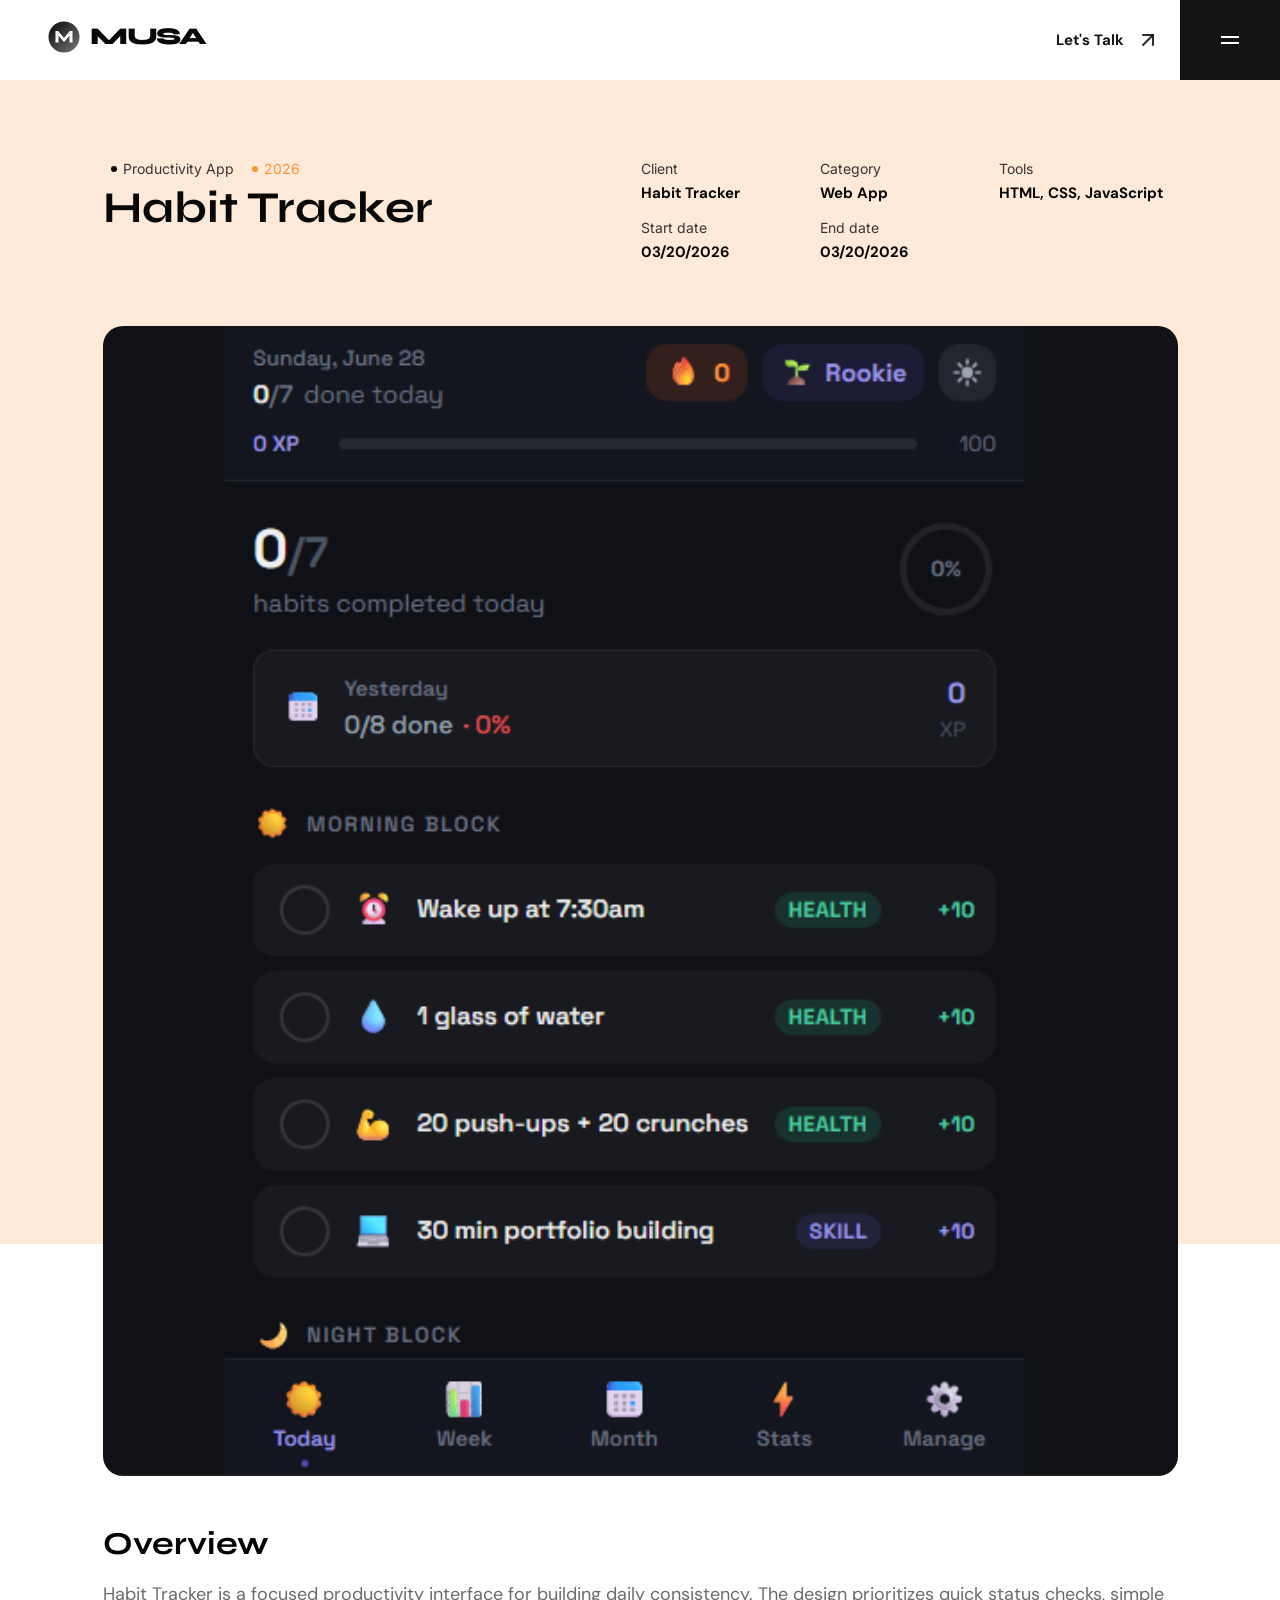
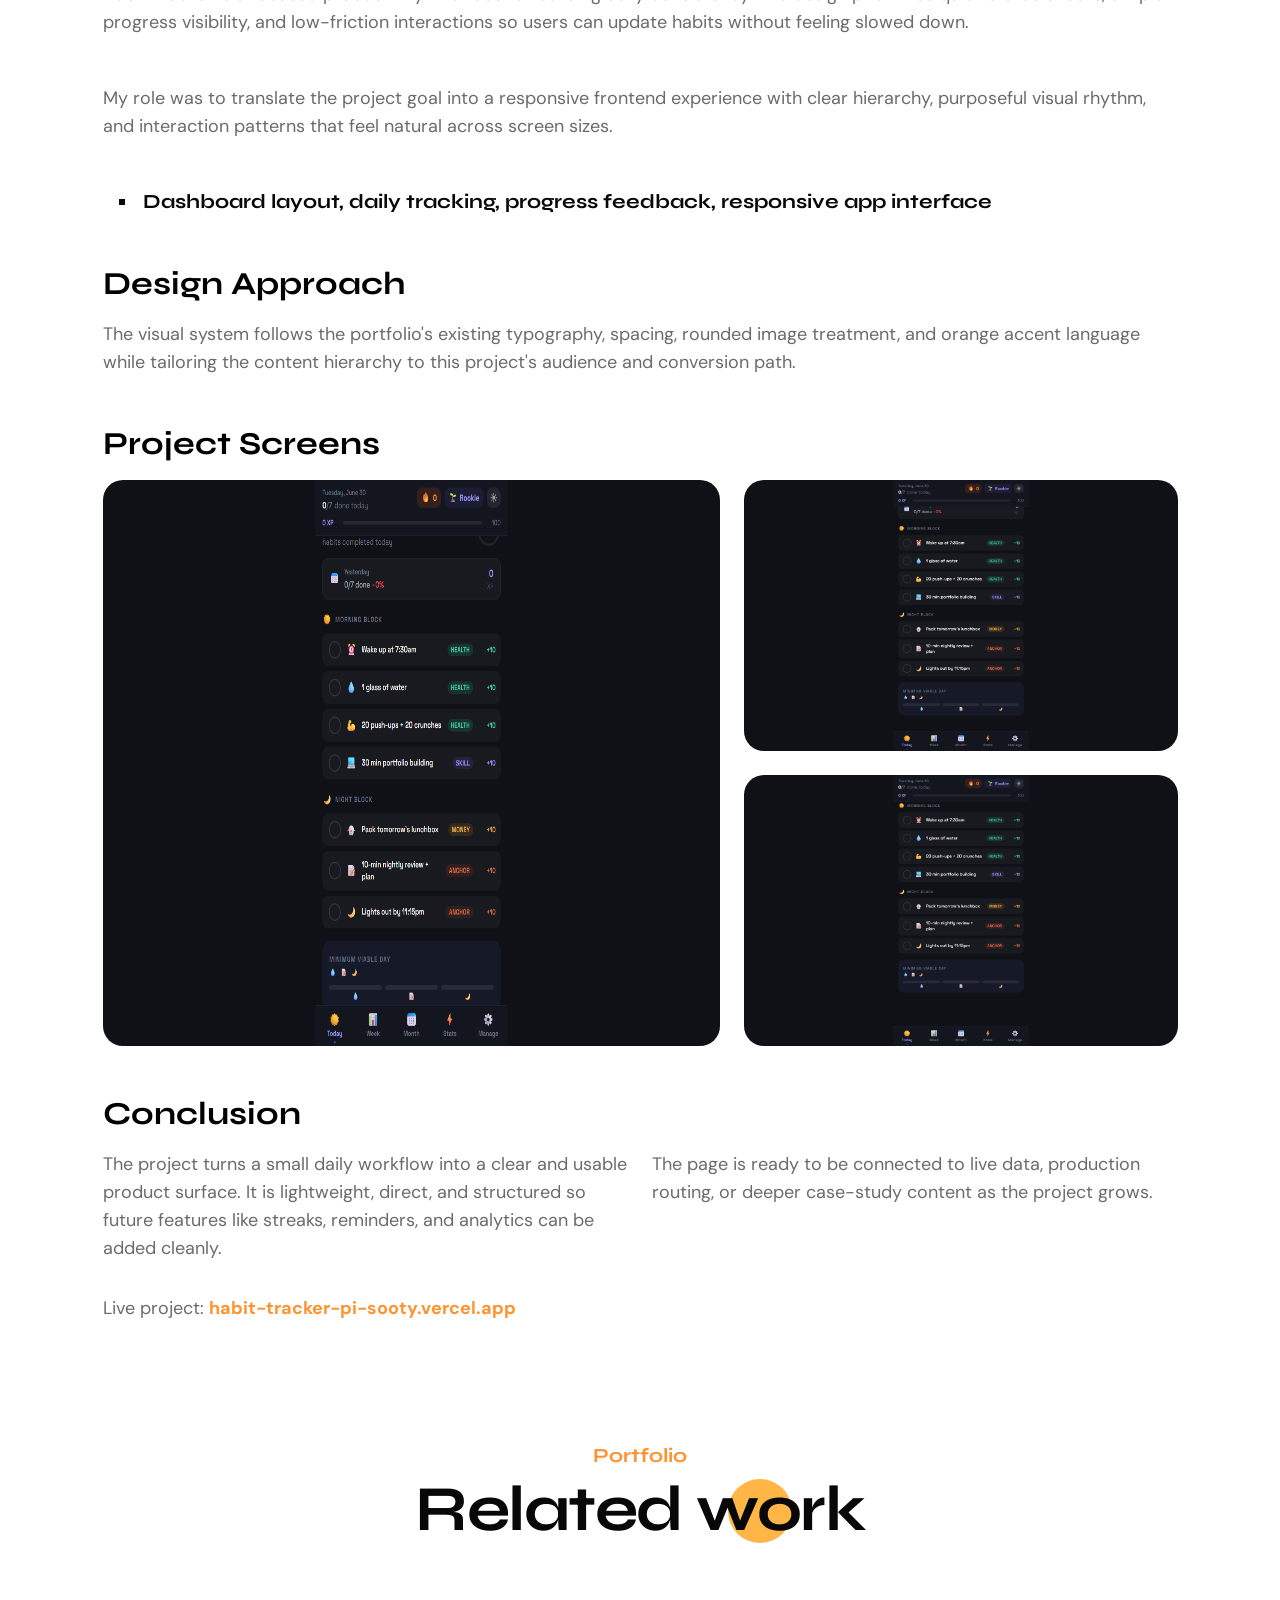
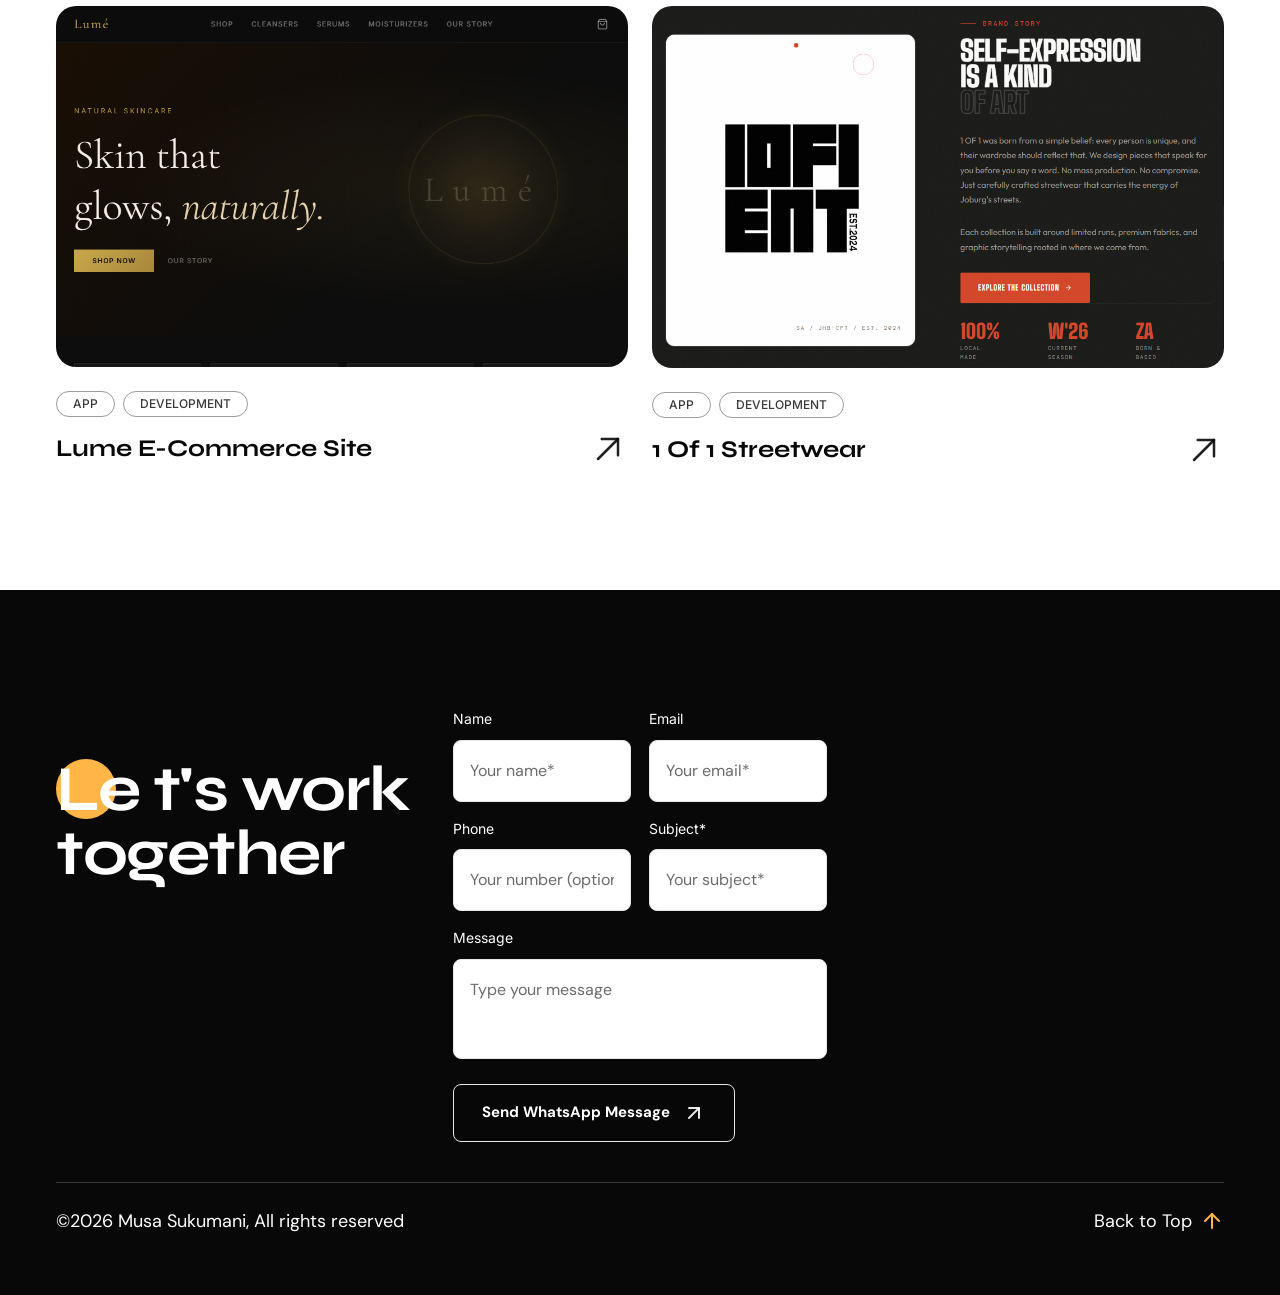
<file: Habit Tracker-project-details.html>
<!DOCTYPE html>
<html class="no-js" lang="en">

<head>
    <meta charset="utf-8" />
    <meta http-equiv="x-ua-compatible" content="ie=edge" />
    <title>Habit Tracker Project Details - Musa Sukumani</title>
    
    <meta name="description" content="Portfolio of Musa Sukumani, an AI-native frontend developer building intelligent, accessible digital products.">
    <meta name="viewport" content="width=device-width, initial-scale=1, shrink-to-fit=no" />

    <!-- Favicon -->
    <link rel="shortcut icon" type="image/x-icon" href="assets/images/favicon.svg" />

    <!-- CSS (Font, Vendor, Icon, Plugins & Style CSS files) -->

    <!-- Font CSS -->

    <link rel="preconnect" href="https://fonts.googleapis.com">
    <link rel="preconnect" href="https://fonts.gstatic.com" crossorigin>
    <link href="https://fonts.googleapis.com/css2?family=DM+Sans:ital,opsz,wght@0,9..40,100;0,9..40,200;0,9..40,300;0,9..40,400;0,9..40,500;0,9..40,600;0,9..40,700;0,9..40,800;0,9..40,900;0,9..40,1000;1,9..40,100;1,9..40,200;1,9..40,300;1,9..40,400;1,9..40,500;1,9..40,600;1,9..40,700;1,9..40,800;1,9..40,900;1,9..40,1000&family=Inter:wght@100;200;300;400;500;600;700;800;900&family=Poppins:ital,wght@0,100;0,200;0,300;0,400;0,500;0,600;0,700;0,800;0,900;1,100;1,200;1,300;1,400;1,500;1,600;1,700;1,800;1,900&family=Syne:wght@400;500;600;700;800&display=swap" rel="stylesheet">

    <!-- Plugins CSS (All Plugins Files) -->
    <link rel="stylesheet" href="assets/css/plugins/aos.css" />


    <!-- Style CSS -->
    <link rel="stylesheet" href="assets/css/style.css" />

</head>

<body>
    <div class="overflow-x-hidden">
        <!-- Header start -->

        <header id="sticky-header" class="xl:pl-12 bg-white">
            <div class="flex pl-4 xl:pl-0">

                <div class="flex-1 flex items-center justify-between">

                    <a href="index.html">
                        <span class="brand-wordmark"><img src="assets/images/musa-mark.svg" alt="" width="32" height="32"><span>MUSA</span></span>
                    </a>

                    <!-- Link Start -->
                    <a href="contact.html" class="flex items-center flex-wrap py-[6px] px-3 text-[15px] font-bold text-active leading-none mr-2 transition-all duration-300 hover:text-orange group">Let's
                        Talk
                        <span class="inline-block ml-3 group-hover:animate-arrow-move-up">
        <svg width="24" height="24" viewBox="0 0 24 24" fill="none" xmlns="http://www.w3.org/2000/svg">
          <path d="M7 17L17 7" stroke="currentColor" stroke-opacity="0.9" stroke-width="2" stroke-linecap="round"
            stroke-linejoin="round" />
          <path d="M7 7H17V17" stroke="currentColor" stroke-opacity="0.9" stroke-width="2" stroke-linecap="round"
            stroke-linejoin="round" />
        </svg>
      </span>
                    </a>
                    <!-- Link End -->
                </div>



                <!-- Button Start -->
                <button id="offcanvas-toggle" class="flex-none bg-active flex items-center flex-wrap justify-center py-7 px-[38px] cursor-pointer" type="button" aria-label="Open navigation" aria-controls="offcanvas" aria-expanded="false"><svg width="24" height="24" viewBox="0 0 24 24" fill="none" xmlns="http://www.w3.org/2000/svg">
                            <rect x="3" y="8" width="18" height="2" fill="white" />
                            <rect x="3" y="14" width="18" height="2" fill="white" />
                        </svg></button>
                <!-- Button End -->

            </div>
        </header>


        <!-- offcanvas-menu start -->
        <div id="offcanvas" class="offcanvas right-0 top-0 bottom-0 z-50 transform translate-x-full fixed h-full w-[350px] md:w-[460px] transition-all ease-in-out duration-300 bg-black-800 pl-8 flex flex-wrap flex-col justify-between">
            <!-- close button start -->

            <div>
                <div class="flex flex-wrap justify-between items-center border-b border-border-white mb-[80px]">
                    <a href="index.html">
                        <span class="brand-wordmark brand-wordmark--light"><img src="assets/images/musa-mark.svg" alt="" width="32" height="32"><span>MUSA</span></span>
                    </a>
                    <button id="offcanvas-close" class="offcanvas-close bg-primary py-7 px-[38px]" aria-label="offcanvas">
                        <svg width="24" height="24" viewBox="0 0 24 24" fill="none" xmlns="http://www.w3.org/2000/svg">
                            <path fill-rule="evenodd" clip-rule="evenodd" d="M19.2803 4.71967C19.5732 5.01256 19.5732 5.48744 19.2803 5.78033L5.78033 19.2803C5.48744 19.5732 5.01256 19.5732 4.71967 19.2803C4.42678 18.9874 4.42678 18.5126 4.71967 18.2197L18.2197 4.71967C18.5126 4.42678 18.9874 4.42678 19.2803 4.71967Z" fill="white" />
                            <path fill-rule="evenodd" clip-rule="evenodd" d="M4.71967 4.71967C5.01256 4.42678 5.48744 4.42678 5.78033 4.71967L19.2803 18.2197C19.5732 18.5126 19.5732 18.9874 19.2803 19.2803C18.9874 19.5732 18.5126 19.5732 18.2197 19.2803L4.71967 5.78033C4.42678 5.48744 4.42678 5.01256 4.71967 4.71967Z" fill="white" />
                        </svg>
                    </button>
                </div>

                <!-- close button end -->

                <!-- offcanvas-menu start -->

                <nav class="offcanvas-menu mr-[40px] flex flex-wrap flex-col justify-between">
                    <ul>
                        <li class="border-b border-border-white py-4 group">
                            <a href="index.html" class="text-white text-xl font-bold font-Syne leading-none flex flex-wrap items-center justify-between hover:text-orange transition duration-300">Home
                                <span class="inline-block group-hover:animate-arrow-move-up">
              <svg width="24" height="24" viewBox="0 0 24 24" fill="none" xmlns="http://www.w3.org/2000/svg">
                <path d="M7 17L17 7" stroke="currentColor" stroke-opacity="0.9" stroke-width="2" stroke-linecap="round"
                  stroke-linejoin="round"></path>
                <path d="M7 7H17V17" stroke="currentColor" stroke-opacity="0.9" stroke-width="2" stroke-linecap="round"
                  stroke-linejoin="round"></path>
              </svg>
            </span>
                            </a>
                        </li>
                        <li class="border-b border-border-white py-4 group">
                            <a href="about.html" class="text-white text-xl font-bold font-Syne leading-none flex flex-wrap items-center justify-between hover:text-orange transition duration-300">About
                                <span class="inline-block group-hover:animate-arrow-move-up">
              <svg width="24" height="24" viewBox="0 0 24 24" fill="none" xmlns="http://www.w3.org/2000/svg">
                <path d="M7 17L17 7" stroke="currentColor" stroke-opacity="0.9" stroke-width="2" stroke-linecap="round"
                  stroke-linejoin="round"></path>
                <path d="M7 7H17V17" stroke="currentColor" stroke-opacity="0.9" stroke-width="2" stroke-linecap="round"
                  stroke-linejoin="round"></path>
              </svg>
            </span>
                            </a>

                        </li>
                        <li class="border-b border-border-white py-4 group">
                            <a href="projects.html" class="text-white text-xl font-bold font-Syne leading-none flex flex-wrap items-center justify-between hover:text-orange transition duration-300">Project
                                <span class="inline-block group-hover:animate-arrow-move-up">
              <svg width="24" height="24" viewBox="0 0 24 24" fill="none" xmlns="http://www.w3.org/2000/svg">
                <path d="M7 17L17 7" stroke="currentColor" stroke-opacity="0.9" stroke-width="2" stroke-linecap="round"
                  stroke-linejoin="round"></path>
                <path d="M7 7H17V17" stroke="currentColor" stroke-opacity="0.9" stroke-width="2" stroke-linecap="round"
                  stroke-linejoin="round"></path>
              </svg>
            </span>
                            </a>
                        </li>
                        <li class="border-b border-border-white py-4 group">
                            <a href="project-details.html" class="text-white text-xl font-bold font-Syne leading-none flex flex-wrap items-center justify-between hover:text-orange transition duration-300">Project details
                                <span class="inline-block group-hover:animate-arrow-move-up">
              <svg width="24" height="24" viewBox="0 0 24 24" fill="none" xmlns="http://www.w3.org/2000/svg">
                <path d="M7 17L17 7" stroke="currentColor" stroke-opacity="0.9" stroke-width="2" stroke-linecap="round"
                  stroke-linejoin="round"></path>
                <path d="M7 7H17V17" stroke="currentColor" stroke-opacity="0.9" stroke-width="2" stroke-linecap="round"
                  stroke-linejoin="round"></path>
              </svg>
            </span>
                            </a>
                        </li>

                        <li class="border-b border-border-white py-4 group">
                            <a href="contact.html" class="text-white text-xl font-bold font-Syne leading-none flex flex-wrap items-center justify-between hover:text-orange transition duration-300">Contact
                                <span class="inline-block group-hover:animate-arrow-move-up">
              <svg width="24" height="24" viewBox="0 0 24 24" fill="none" xmlns="http://www.w3.org/2000/svg">
                <path d="M7 17L17 7" stroke="currentColor" stroke-opacity="0.9" stroke-width="2" stroke-linecap="round"
                  stroke-linejoin="round"></path>
                <path d="M7 7H17V17" stroke="currentColor" stroke-opacity="0.9" stroke-width="2" stroke-linecap="round"
                  stroke-linejoin="round"></path>
              </svg>
            </span>
                            </a>
                        </li>

                    </ul>
                </nav>

            </div>


            <nav class="pb-10">
                <ul class="flex flex-wrap gap-x-4 items-center">
                    <li><a href="#" class="text-white transition-all duration-300 hover:text-orange">
                            <svg width="24" height="24" viewBox="0 0 24 24" fill="none" xmlns="http://www.w3.org/2000/svg">
                                <path d="M7.443 5.3501C8.082 5.3501 8.673 5.4001 9.213 5.5481C9.754 5.6471 10.197 5.8451 10.59 6.0921C10.984 6.3401 11.279 6.6861 11.475 7.1311C11.672 7.5761 11.771 8.1211 11.771 8.7141C11.771 9.4071 11.623 10.0001 11.279 10.4451C10.984 10.8911 10.492 11.2861 9.902 11.5831C10.738 11.8311 11.377 12.2761 11.771 12.8701C12.164 13.4631 12.41 14.2051 12.41 15.0461C12.41 15.7391 12.262 16.3321 12.016 16.8271C11.771 17.3221 11.377 17.7671 10.934 18.0641C10.4528 18.3824 9.92083 18.6164 9.361 18.7561C8.771 18.9051 8.181 19.0041 7.591 19.0041H1V5.3501H7.443ZM7.049 10.8901C7.59 10.8901 8.033 10.7421 8.377 10.4951C8.721 10.2481 8.869 9.8021 8.869 9.2581C8.869 8.9611 8.819 8.6651 8.721 8.4671C8.623 8.2691 8.475 8.1201 8.279 7.9721C8.082 7.8731 7.885 7.7741 7.639 7.7251C7.393 7.6751 7.148 7.6751 6.852 7.6751H4V10.8911H7.05L7.049 10.8901ZM7.197 16.7281C7.492 16.7281 7.787 16.6781 8.033 16.6291C8.279 16.5791 8.525 16.4811 8.721 16.3321C8.92138 16.1873 9.08903 16.002 9.213 15.7881C9.311 15.5411 9.41 15.2441 9.41 14.8981C9.41 14.2051 9.213 13.7111 8.82 13.3641C8.426 13.0671 7.885 12.9191 7.246 12.9191H4V16.7291L7.197 16.7281ZM16.689 16.6781C17.082 17.0741 17.672 17.2721 18.459 17.2721C19 17.2721 19.492 17.1241 19.885 16.8771C20.279 16.5801 20.525 16.2831 20.623 15.9871H23.033C22.639 17.1731 22.049 18.0141 21.263 18.5591C20.475 19.0531 19.541 19.3501 18.41 19.3501C17.6864 19.3523 16.9688 19.218 16.295 18.9541C15.6887 18.7267 15.148 18.353 14.721 17.8661C14.2643 17.4107 13.9267 16.8498 13.738 16.2331C13.492 15.5901 13.393 14.8981 13.393 14.1061C13.393 13.3641 13.492 12.6721 13.738 12.0281C13.9749 11.4085 14.3252 10.8384 14.771 10.3471C15.2201 9.88594 15.7543 9.51613 16.344 9.2581C17.0007 8.99416 17.7022 8.85969 18.41 8.8621C19.246 8.8621 19.984 9.0111 20.623 9.3571C21.263 9.7031 21.754 10.0991 22.147 10.6931C22.541 11.2371 22.837 11.8801 23.033 12.5731C23.131 13.2651 23.18 13.9581 23.131 14.7491H16C16 15.5411 16.295 16.2831 16.689 16.6791V16.6781ZM19.787 11.4841C19.443 11.1381 18.902 10.9401 18.262 10.9401C17.82 10.9401 17.475 11.0401 17.18 11.1881C16.885 11.3361 16.689 11.5341 16.492 11.7321C16.311 11.9234 16.1912 12.1643 16.148 12.4241C16.098 12.6721 16.049 12.8701 16.049 13.0671H20.475C20.377 12.3251 20.131 11.8311 19.787 11.4841ZM15.459 6.2901H20.967V7.6261H15.46V6.2901H15.459Z" fill="currentColor" fill-opacity="0.9"></path>
                            </svg>

                        </a></li>
                    <li><a href="#" class="text-white transition-all duration-300 hover:text-orange"><svg width="24" height="24" viewBox="0 0 24 24" fill="none" xmlns="http://www.w3.org/2000/svg">
                                <path d="M6.94043 5.00002C6.94017 5.53046 6.7292 6.03906 6.35394 6.41394C5.97868 6.78883 5.46986 6.99929 4.93943 6.99902C4.409 6.99876 3.90039 6.78779 3.52551 6.41253C3.15062 6.03727 2.94016 5.52846 2.94043 4.99802C2.9407 4.46759 3.15166 3.95899 3.52692 3.5841C3.90218 3.20922 4.411 2.99876 4.94143 2.99902C5.47186 2.99929 5.98047 3.21026 6.35535 3.58552C6.73024 3.96078 6.9407 4.46959 6.94043 5.00002ZM7.00043 8.48002H3.00043V21H7.00043V8.48002ZM13.3204 8.48002H9.34043V21H13.2804V14.43C13.2804 10.77 18.0504 10.43 18.0504 14.43V21H22.0004V13.07C22.0004 6.90002 14.9404 7.13002 13.2804 10.16L13.3204 8.48002Z" fill="currentColor" fill-opacity="0.9"></path>
                            </svg>
                        </a></li>
                    <li><a href="#" class="text-white transition-all duration-300 hover:text-orange"><svg width="24" height="24" viewBox="0 0 24 24" fill="none" xmlns="http://www.w3.org/2000/svg">
                                <path d="M19.989 11.572C19.907 9.99792 19.3596 8.4836 18.416 7.221C18.1285 7.53061 17.8212 7.82123 17.496 8.091C16.4969 8.92086 15.3805 9.5982 14.183 10.101C14.35 10.451 14.503 10.79 14.638 11.11V11.113C14.665 11.174 14.688 11.231 14.732 11.342L14.749 11.382C16.262 11.212 17.858 11.275 19.405 11.485C19.611 11.512 19.805 11.541 19.989 11.572ZM10.604 4.122C11.5786 5.49516 12.4772 6.92062 13.296 8.392C14.519 7.91 15.53 7.302 16.344 6.625C16.674 6.351 16.938 6.093 17.14 5.87C15.701 4.65972 13.8803 3.99733 12 4C11.524 4 11.058 4.042 10.604 4.121V4.122ZM4.253 9.997C4.93423 9.97981 5.61464 9.93878 6.293 9.874C7.93264 9.72734 9.55828 9.4525 11.155 9.052C10.3205 7.60221 9.41956 6.19171 8.455 4.825C7.42472 5.3354 6.51626 6.06141 5.79124 6.95379C5.06623 7.84617 4.54162 8.88404 4.253 9.997ZM5.783 17.035C6.25195 16.3575 6.77894 15.7221 7.358 15.136C8.812 13.646 10.528 12.486 12.514 11.846L12.576 11.828C12.411 11.464 12.256 11.139 12.1 10.833C10.264 11.368 8.33 11.702 6.403 11.875C5.463 11.96 4.62 11.997 4 12.003C3.99815 13.8356 4.62722 15.6128 5.783 17.035ZM15.004 19.415C14.6184 17.4703 14.0725 15.5607 13.372 13.706C11.372 14.433 9.776 15.496 8.543 16.764C8.0454 17.2664 7.60382 17.8213 7.226 18.419C8.60481 19.4478 10.2797 20.0025 12 20C13.0299 20.0015 14.0504 19.8035 15.005 19.417L15.004 19.415ZM16.878 18.34C18.4393 17.1398 19.5028 15.4057 19.865 13.47C19.525 13.385 19.094 13.3 18.62 13.234C17.5661 13.0823 16.4968 13.0712 15.44 13.201C16.035 14.8799 16.5154 16.5961 16.878 18.34ZM12 22C6.477 22 2 17.523 2 12C2 6.477 6.477 2 12 2C17.523 2 22 6.477 22 12C22 17.523 17.523 22 12 22Z" fill="currentColor" fill-opacity="0.9"></path>
                            </svg>
                        </a></li>
                    <li><a href="#" class="text-white transition-all duration-300 hover:text-orange"><svg width="24" height="24" viewBox="0 0 24 24" fill="none" xmlns="http://www.w3.org/2000/svg">
                                <path d="M12.001 2C6.47598 2 2.00098 6.475 2.00098 12C1.99977 14.0992 2.65958 16.1454 3.88679 17.8484C5.114 19.5515 6.84631 20.8249 8.83798 21.488C9.33798 21.575 9.52598 21.275 9.52598 21.012C9.52598 20.775 9.51298 19.988 9.51298 19.15C7.00098 19.613 6.35098 18.538 6.15098 17.975C6.03798 17.687 5.55098 16.8 5.12598 16.562C4.77598 16.375 4.27598 15.912 5.11298 15.9C5.90098 15.887 6.46298 16.625 6.65098 16.925C7.55098 18.437 8.98798 18.012 9.56298 17.75C9.65098 17.1 9.91298 16.663 10.201 16.413C7.97598 16.163 5.65098 15.3 5.65098 11.475C5.65098 10.387 6.03798 9.488 6.67598 8.788C6.57598 8.538 6.22598 7.513 6.77598 6.138C6.77598 6.138 7.61298 5.875 9.52598 7.162C10.3401 6.9364 11.1812 6.82302 12.026 6.825C12.876 6.825 13.726 6.937 14.526 7.162C16.439 5.862 17.276 6.138 17.276 6.138C17.826 7.513 17.476 8.538 17.376 8.788C18.013 9.488 18.401 10.375 18.401 11.475C18.401 15.313 16.064 16.163 13.839 16.413C14.201 16.725 14.514 17.325 14.514 18.263C14.514 19.6 14.501 20.675 14.501 21.013C14.501 21.275 14.689 21.587 15.189 21.487C17.1738 20.8166 18.8985 19.5408 20.1203 17.8389C21.3421 16.1371 21.9995 14.095 22 12C22 6.475 17.525 2 12 2H12.001Z" fill="currentColor" fill-opacity="0.9"></path>
                            </svg>
                        </a></li>

                </ul>
            </nav>
        </div>
        <!-- offcanvas-menu end -->

        <!-- Header end -->

        <!-- Hero Section Start -->
        <section class="bg-secondary pt-20">
            <div class="max-w-[1075px] mx-auto px-4 xl:px-0" data-aos="flip-down" data-aos-delay="300">
                <div class="grid grid-cols-1 lg:grid-cols-2 pb-12">
                    <div class="mb-10">
                        <ul class="flex flex-wrap text-sm font-normal font-Inter leading-tight">
                            <li class="relative z-[1] before:rounded-full before:bg-black-800 before:block before:absolute before:top-[50%] before:translate-y-[-50%] before:left-[8px] before:-z-[1] before:w-[6px] before:h-[6px] pl-[20px]">
                                <a class="text-black-text-800" href="#">Productivity App</a>
                            </li>
                            <li class="relative z-[1] before:rounded-full before:bg-orange before:block before:absolute before:top-[50%] before:translate-y-[-50%] before:left-[8px] before:-z-[1] before:w-[6px] before:h-[6px] pl-[20px] ml-[10px]">
                                <a class="text-orange" href="#">2026</a>
                            </li>

                        </ul>

                        <h4 class="text-black-800 font-bold font-Syne leading-snug text-[32px] lg:text-[44px]">
                            Habit Tracker
                        </h4>
                    </div>
                    <ul class="flex flex-wrap gap-y-6 lg:gap-y-0">
                        <li class="flex flex-wrap flex-col gap-2 w-3/6 sm:w-1/3">
                            <span
                                class="text-black-text-800 text-sm font-normal font-Inter leading-tight">Client</span>
                            <h2 class="text-black-800 text-[15px] font-bold font-sans leading-none">Habit Tracker</h2>
                        </li>
                        <li class="flex flex-wrap flex-col gap-2 w-3/6 sm:w-1/3">
                            <span
                                class="text-black-text-800 text-sm font-normal font-Inter leading-tight">Category</span>
                            <h4 class="text-black-800 text-[15px] font-bold font-sans leading-none">Web App</h4>
                        </li>
                        <li class="flex flex-wrap flex-col gap-2 w-3/6 sm:w-1/3">
                            <span
                                class="text-black-text-800 text-sm font-normal font-Inter leading-tight">Tools</span>
                            <h4 class="text-black-800 text-[15px] font-bold font-sans leading-none">HTML, CSS, JavaScript</h4>
                        </li>
                        <li class="flex flex-wrap flex-col gap-2 w-3/6 sm:w-1/3">
                            <span class="text-black-text-800 text-sm font-normal font-Inter leading-tight">Start
                                date</span>
                            <h4 class="text-black-800 text-[15px] font-bold font-sans leading-none">03/20/2026</h4>
                        </li>
                        <li class="flex flex-wrap flex-col gap-2 w-3/6 sm:w-1/3">
                            <span class="text-black-text-800 text-sm font-normal font-Inter leading-tight">End
                                date</span>
                            <h4 class="text-black-800 text-[15px] font-bold font-sans leading-none">03/20/2026</h4>
                        </li>
                    </ul>
                </div>
                <div class="grid grid-cols-1 mb-12">
                    <img class="w-full rounded-[20px]" src="assets/images/projects/habit-tracker.png" alt="Habit Tracker screenshot">
                </div>
            </div>
        </section>
        <!-- Hero Section End -->


        <section class="bg-white pb-[120px] mt-[-130px] pt-[130px] md:mt-[-280px] md:pt-[280px]">
            <div class="max-w-[1075px] mx-auto px-4 xl:px-0">
                <div class="grid grid-cols-1">

                    <h3 class="text-[32px] font-bold font-Syne leading-10 mb-4">Overview</h3>
                    <p class="paragraph mb-12">Habit Tracker is a focused productivity interface for building daily consistency. The design prioritizes quick status checks, simple progress visibility, and low-friction interactions so users can update habits without feeling slowed down.</p>
                    <p class="paragraph mb-12">My role was to translate the project goal into a responsive frontend experience with clear hierarchy, purposeful visual rhythm, and interaction patterns that feel natural across screen sizes.</p>
                    <ul class="text-black-800 text-xl font-bold font-Syne mb-12">
                        <li class="relative z-[1] before:bg-black-800 before:block before:absolute before:top-[50%] before:translate-y-[-50%] before:left-4 before:-z-[1] before:w-[6px] before:h-[6px] pl-10">Dashboard layout, daily tracking, progress feedback, responsive app interface</li>
                    </ul>

                    <h3 class="text-[32px] font-bold font-Syne leading-10 mb-4">Design Approach</h3>
                    <p class="paragraph mb-12">The visual system follows the portfolio's existing typography, spacing, rounded image treatment, and orange accent language while tailoring the content hierarchy to this project's audience and conversion path.</p>

                </div>
                <div class="grid grid-cols-1">
                    <h3 class="text-[32px] font-bold font-Syne leading-10 mb-4">Project Screens</h3>
                </div>

                <div class="grid grid-cols-12 gap-6 mb-12">
                    <div class="col-span-12 lg:col-span-7">
                        <img class="w-full h-full rounded-[20px]" src="assets/images/projects/details/habit-tracker-progress.png" alt="Habit Tracker progress view screenshot">
                    </div>
                    <div class="col-span-12 lg:col-span-5 grid grid-cols-1 gap-6">
                        <img class="w-full rounded-[20px]" src="assets/images/projects/details/habit-tracker-list.png" alt="Habit Tracker list view screenshot">
                        <img class="w-full rounded-[20px]" src="assets/images/projects/details/habit-tracker-summary.png" alt="Habit Tracker summary view screenshot">
                    </div>
                </div>
                <div class="grid grid-cols-1">
                    <h3 class="text-[32px] font-bold font-Syne leading-10 mb-4">Conclusion</h3>
                </div>

                <div class="grid grid-cols-1 lg:grid-cols-2 gap-6">
                    <p class="paragraph">The project turns a small daily workflow into a clear and usable product surface. It is lightweight, direct, and structured so future features like streaks, reminders, and analytics can be added cleanly.</p>
                    <p class="paragraph">The page is ready to be connected to live data, production routing, or deeper case-study content as the project grows.</p>
                </div>

                <p class="paragraph mt-8">Live project: <a class="text-orange font-bold transition-all hover:text-active" href="https://habit-tracker-pi-sooty.vercel.app" target="_blank" rel="noopener">habit-tracker-pi-sooty.vercel.app</a></p>
            </div>
        </section>

        <!-- Project Section Start -->
        <section class="bg-white pb-[120px]">
            <div class="container">
                <div class="grid grid-cols-12 gap-6">
                    <div class="col-span-12" data-aos="flip-down">
                        <div class="font-bold font-Syne text-center leading-none flex flex-wrap flex-col gap-y-2 mb-10">
                            <span class="text-orange text-xl">Portfolio</span>
                            <h3 class="text-black-800 text-4xl lg:text-5xl xl:text-[64px] tracking-[-1.5px]">
                                Related <span
                                    class="relative z-[1] before:rounded-full before:bg-primary before:block before:absolute before:top-[8px] before:left-[32px] before:-z-[1] before:w-[36px] lg:before:w-[48px] xl:before:w-[64px] before:h-[36px] lg:before:h-[48px] xl:before:h-[64px]">wo</span>rk
                            </h3>
                        </div>
                    </div>

                    <div class="col-span-12 md:col-span-6" data-aos="flip-down">
                        <div class="rounded-[20px] overflow-hidden mb-6">
                            <img src="assets/images/projects/lume-home-screenshot.png" alt="Lume E-commerce site homepage screenshot">
                        </div>
                        <div class="flex flex-wrap flex-col gap-3">
                            <div class="flex flex-wrap gap-2">
                                <a class="text-xs text-black-text-800 uppercase font-medium font-Inter leading-none py-[6px] px-4 rounded-[40px] border border-black-text-400 transition-all hover:bg-active hover:border-active hover:text-white" href="projects.html">APP</a>
                                <a class="text-xs text-black-text-800 uppercase font-medium font-Inter leading-none py-[6px] px-4 rounded-[40px] border border-black-text-400 transition-all hover:bg-active hover:border-active hover:text-white" href="projects.html">DEVELOPMENT</a>

                            </div>
                            <div class="flex flex-wrap items-center justify-between text-black-800 hover:text-orange group">
                                <h4 class="font-bold font-Syne text-center leading-10 text-[17px] sm:text-[20px] xl:text-[24px] 2xl:text-[28px] capitalize">
                                    <a class="transition-all" href="project-details.html">Lume E-commerce site</a>
                                </h4>
                                <a href="project-details.html" class="group-hover:animate-arrow-move-up">
                                    <svg width="40" height="40" viewBox="0 0 40 40" fill="none" xmlns="http://www.w3.org/2000/svg">
                                        <path fill-rule="evenodd" clip-rule="evenodd" d="M30.8839 9.11612C31.372 9.60427 31.372 10.3957 30.8839 10.8839L10.8839 30.8839C10.3957 31.372 9.60427 31.372 9.11612 30.8839C8.62796 30.3957 8.62796 29.6043 9.11612 29.1161L29.1161 9.11612C29.6043 8.62796 30.3957 8.62796 30.8839 9.11612Z" fill="currentColor" fill-opacity="0.9"></path>
                                        <path fill-rule="evenodd" clip-rule="evenodd" d="M12.5 10C12.5 9.30964 13.0596 8.75 13.75 8.75H30C30.6904 8.75 31.25 9.30964 31.25 10V26.25C31.25 26.9404 30.6904 27.5 30 27.5C29.3096 27.5 28.75 26.9404 28.75 26.25V11.25H13.75C13.0596 11.25 12.5 10.6904 12.5 10Z" fill="currentColor" fill-opacity="0.9"></path>
                                    </svg>

                                </a>
                            </div>
                        </div>
                    </div>

                    <div class="col-span-12 md:col-span-6" data-aos="flip-down" data-aos-delay="300">
                        <div class="rounded-[20px] overflow-hidden mb-6">
                            <img src="assets/images/projects/one-of-one-streetwear-home-screenshot.png" alt="1 of 1 streetwear homepage screenshot">
                        </div>
                        <div class="flex flex-wrap flex-col gap-3">
                            <div class="flex flex-wrap gap-2">
                                <a class="text-xs text-black-text-800 uppercase font-medium font-Inter leading-none py-[6px] px-4 rounded-[40px] border border-black-text-400 transition-all hover:bg-active hover:border-active hover:text-white" href="projects.html">APP</a>
                                <a class="text-xs text-black-text-800 uppercase font-medium font-Inter leading-none py-[6px] px-4 rounded-[40px] border border-black-text-400 transition-all hover:bg-active hover:border-active hover:text-white" href="projects.html">DEVELOPMENT</a>

                            </div>
                            <div class="flex flex-wrap items-center justify-between text-black-800 hover:text-orange group">
                                <h4 class="font-bold font-Syne text-center leading-10 text-[17px] sm:text-[20px] xl:text-[24px] 2xl:text-[28px] capitalize">
                                    <a class="transition-all" href="project-details.html">1 of 1 streetwear</a>
                                </h4>
                                <a href="project-details.html" class="group-hover:animate-arrow-move-up">
                                    <svg width="40" height="40" viewBox="0 0 40 40" fill="none" xmlns="http://www.w3.org/2000/svg">
                                        <path fill-rule="evenodd" clip-rule="evenodd" d="M30.8839 9.11612C31.372 9.60427 31.372 10.3957 30.8839 10.8839L10.8839 30.8839C10.3957 31.372 9.60427 31.372 9.11612 30.8839C8.62796 30.3957 8.62796 29.6043 9.11612 29.1161L29.1161 9.11612C29.6043 8.62796 30.3957 8.62796 30.8839 9.11612Z" fill="currentColor" fill-opacity="0.9"></path>
                                        <path fill-rule="evenodd" clip-rule="evenodd" d="M12.5 10C12.5 9.30964 13.0596 8.75 13.75 8.75H30C30.6904 8.75 31.25 9.30964 31.25 10V26.25C31.25 26.9404 30.6904 27.5 30 27.5C29.3096 27.5 28.75 26.9404 28.75 26.25V11.25H13.75C13.0596 11.25 12.5 10.6904 12.5 10Z" fill="currentColor" fill-opacity="0.9"></path>
                                    </svg>

                                </a>
                            </div>
                        </div>
                    </div>
                </div>
            </div>
        </section>
        <!-- Project Section End -->


        <!-- Footer Start -->
        <footer class="footer bg-black-800 pt-[80px] lg:pt-[100px] xl:pt-[120px] pb-[60px]">
            <div class="container">
                <div class="overflow-x-hidden" data-aos="flip-down">
                    <div class="grid md:grid-cols-2 lg:grid-cols-3 gap-5 lg:gap-6">
                        <div class="pt-12">
                            <h3 class="text-white font-Syne font-bold text-4xl lg:text-5xl xl:text-[64px] tracking-[-1.5px]"><span
                    class="relative z-[1] before:rounded-full before:bg-primary before:block before:absolute before:top-[8px] before:left-[0] before:-z-[1] before:w-[36px] lg:before:w-[48px] xl:before:w-[60px] before:h-[36px] lg:before:h-[48px] xl:before:h-[60px]">Le</span>
                                t's work together</h3>
                        </div>
                        <div class="lg:col-span-2">
                            <form class="footer-whatsapp-form grid grid-cols-12 gap-[18px]" action="https://wa.me/27836329886" method="get">
                                <div class="col-span-12 md:col-span-6">
                                    <label class="text-sm font-normal font-Inter leading-tight mb-3 block text-white" for="footer-name">Name</label>
                                    <input id="footer-name" class="font-normal w-full leading-7 placeholder:opacity-100 placeholder:text-black-text-600 border border-white border-opacity-30 rounded-[8px] p-4 focus:border-primary focus:outline-none" type="text" required autocomplete="name" placeholder="Your name*" name="name">
                                </div>
                                <div class="col-span-12 md:col-span-6">
                                    <label class="text-sm font-normal font-Inter leading-tight mb-3 block text-white" for="footer-email">Email</label>
                                    <input id="footer-email" class="font-normal w-full leading-7 placeholder:opacity-100 placeholder:text-black-text-600 border border-white border-opacity-30 rounded-[8px] p-4 focus:border-primary focus:outline-none" type="email" required autocomplete="email" placeholder="Your email*" name="email">
                                </div>
                                <div class="col-span-12 md:col-span-6">
                                    <label class="text-sm font-normal font-Inter leading-tight mb-3 block text-white" for="footer-phone">Phone</label>
                                    <input id="footer-phone" class="font-normal w-full leading-7 placeholder:opacity-100 placeholder:text-black-text-600 border border-white border-opacity-30 rounded-[8px] p-4 focus:border-primary focus:outline-none" type="tel" autocomplete="tel" placeholder="Your number (optional)" name="phone">
                                </div>
                                <div class="col-span-12 md:col-span-6">
                                    <label class="text-sm font-normal font-Inter leading-tight mb-3 block text-white" for="footer-subject">Subject*</label>
                                    <input id="footer-subject" class="font-normal w-full leading-7 placeholder:opacity-100 placeholder:text-black-text-600 border border-white border-opacity-30 rounded-[8px] p-4 focus:border-primary focus:outline-none" type="text" required placeholder="Your subject*" name="subject">
                                </div>
                                <div class="col-span-12">
                                    <label class="text-sm font-normal font-Inter leading-tight mb-3 block text-white" for="footer-message">Message</label>
                                    <textarea class="h-[100px] font-normal w-full leading-7 placeholder:opacity-100 placeholder:text-black-text-600 border border-white border-opacity-30 rounded-[8px] p-4 focus:border-primary focus:outline-none resize-none" name="message" id="footer-message" cols="30" rows="10" required placeholder="Type your message"></textarea>
                                </div>
                                <div class="col-span-12">
                                    <button class="flex items-center flex-wrap btn-primary group" type="submit">Send WhatsApp Message
                                        <span class="inline-block ml-3 group-hover:animate-arrow-move-up">
                                            <svg width="24" height="24" viewBox="0 0 24 24" fill="none" xmlns="http://www.w3.org/2000/svg">
                                                <path d="M7 17L17 7" stroke="currentColor" stroke-opacity="0.9" stroke-width="2" stroke-linecap="round" stroke-linejoin="round" />
                                                <path d="M7 7H17V17" stroke="currentColor" stroke-opacity="0.9" stroke-width="2" stroke-linecap="round" stroke-linejoin="round" />
                                            </svg>
                                        </span>
                                    </button>
                                    <p class="form-message mt-3 text-white"></p>
                                </div>
                            </form>
                        </div>
                    </div>


                    <div class="border-t border-border-white pt-6 ">
                        <div class="grid grid-cols-12">

                            <div class="col-span-12 sm:col-span-8 order-last sm:order-first">
                                <p class="text-white text-lg font-normal font-sans leading-7">&copy;2026 Musa Sukumani, All rights reserved
                                </p>
                            </div>
                            <div class="col-span-12 sm:col-span-4 order-first sm:order-last">
                                <div class="flex justify-end mb-2 sm:mb-0">
                                    <a id="scrollUp" class="flex flex-wrap items-center gap-2 group" href="#" aria-label="scroll up">
                                        <span
                            class="text-white text-lg font-normal font-sans leading-7 transition-all group-hover:text-orange">Back
                            to
                            Top</span>
                                        <svg width="24" height="24" viewBox="0 0 24 24" fill="none" xmlns="http://www.w3.org/2000/svg">
                                            <path d="M12 19V5" stroke="#FFB646" stroke-width="2" stroke-linecap="round" stroke-linejoin="round" />
                                            <path d="M19 12L12 5L5 12" stroke="#FFB646" stroke-width="2" stroke-linecap="round" stroke-linejoin="round" />
                                        </svg>

                                    </a>
                                </div>
                            </div>
                        </div>
                    </div>


                </div>
            </div>
        </footer>
        <!-- Footer End -->
    </div>



    <!-- Vendors JS -->
    <script src="assets/js/vendor/modernizr-3.11.7.min.js"></script>
    <script src="assets/js/vendor/jquery-3.6.0.min.js"></script>
    <script src="assets/js/vendor/jquery-migrate-3.3.2.min.js"></script>
    <!-- Plugins JS -->
    <script src="assets/js/plugins/aos.js">
    </script>



    <!-- Activation JS -->
    <script src="assets/js/main.js"></script>

</body>

</html>
</file>
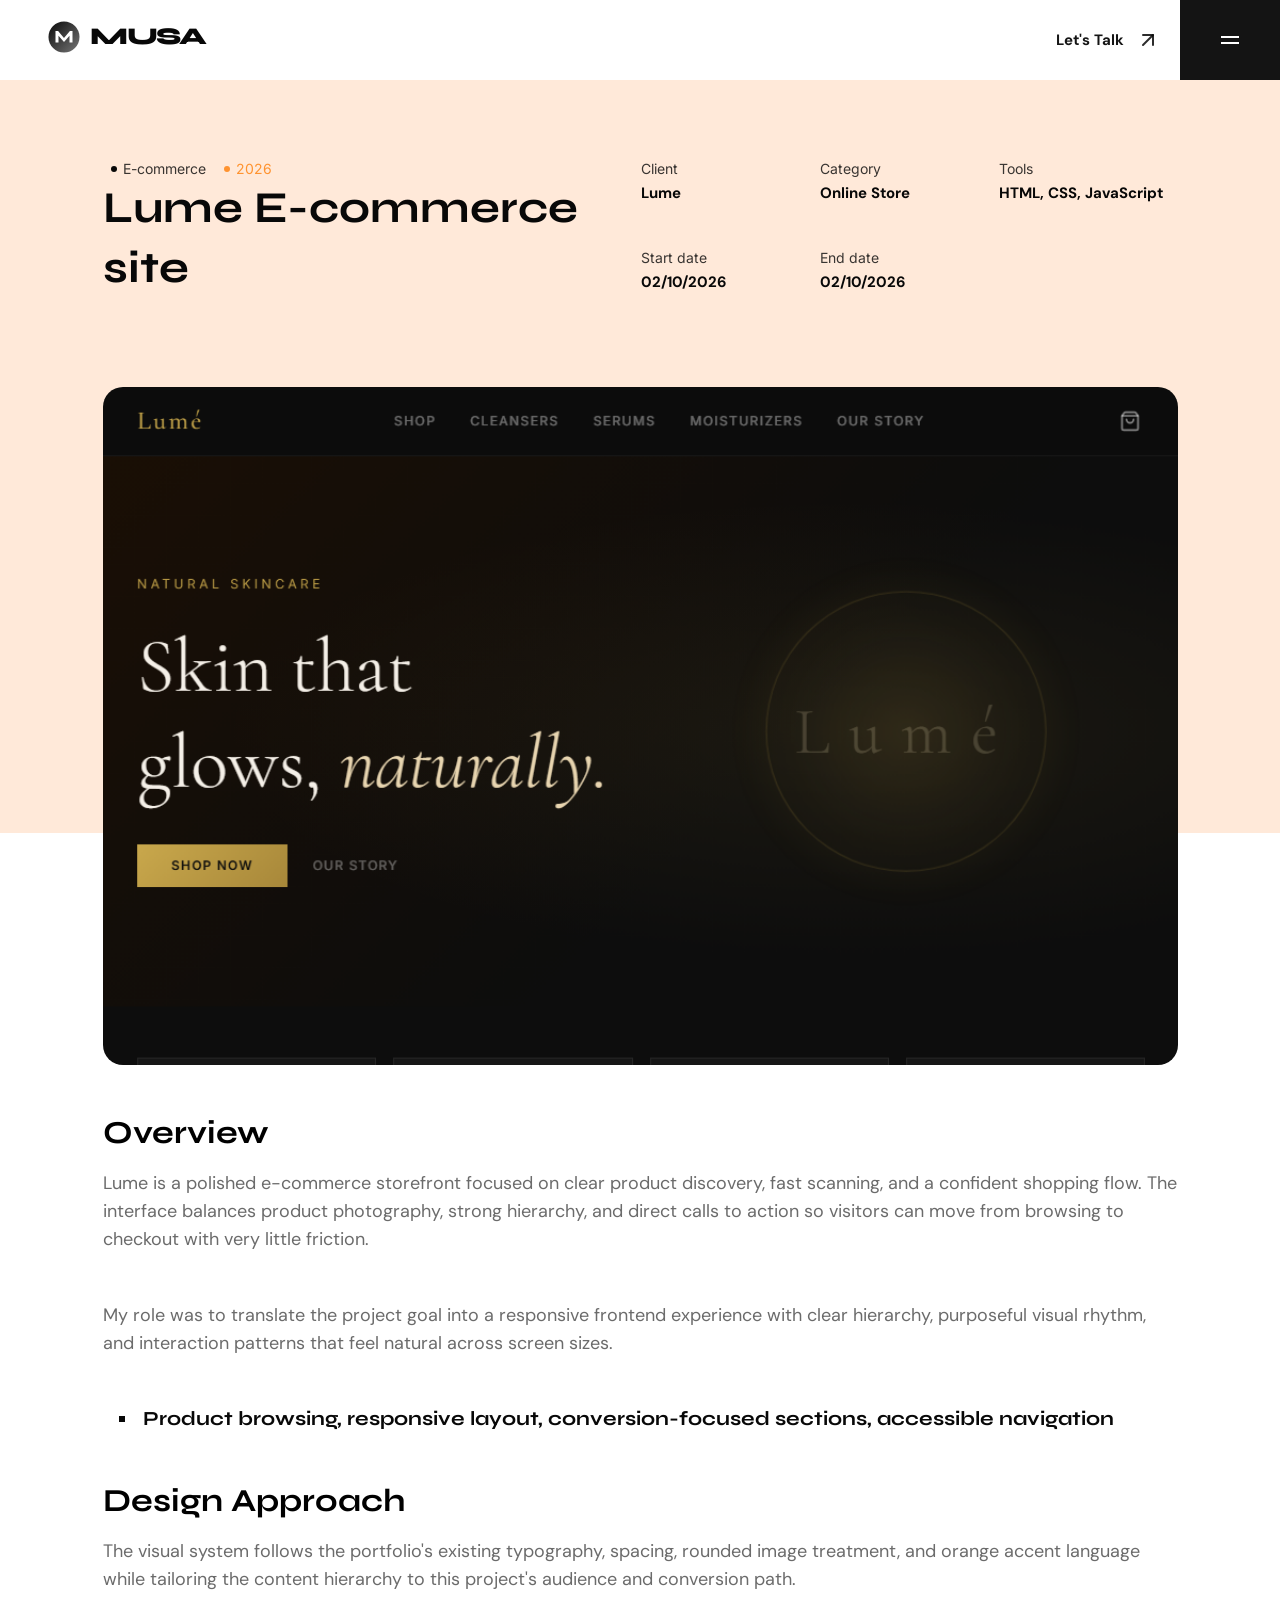
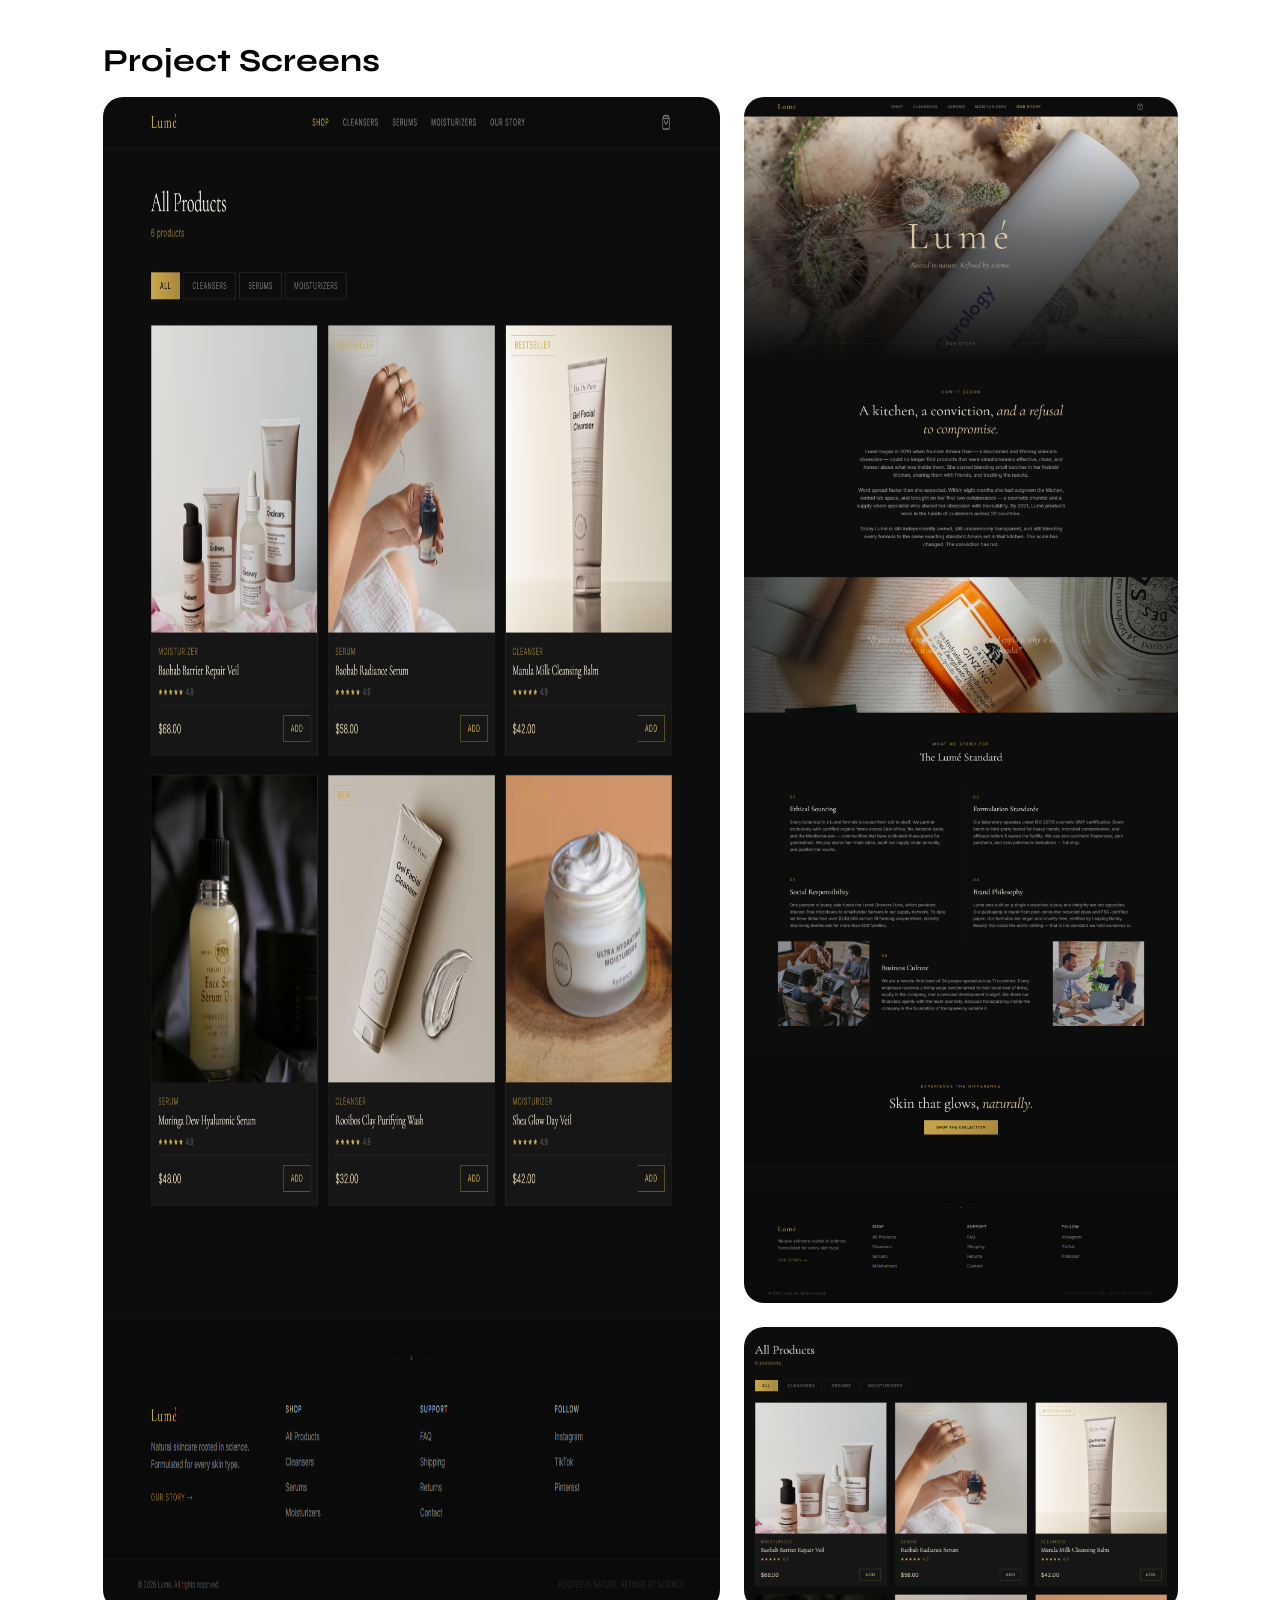
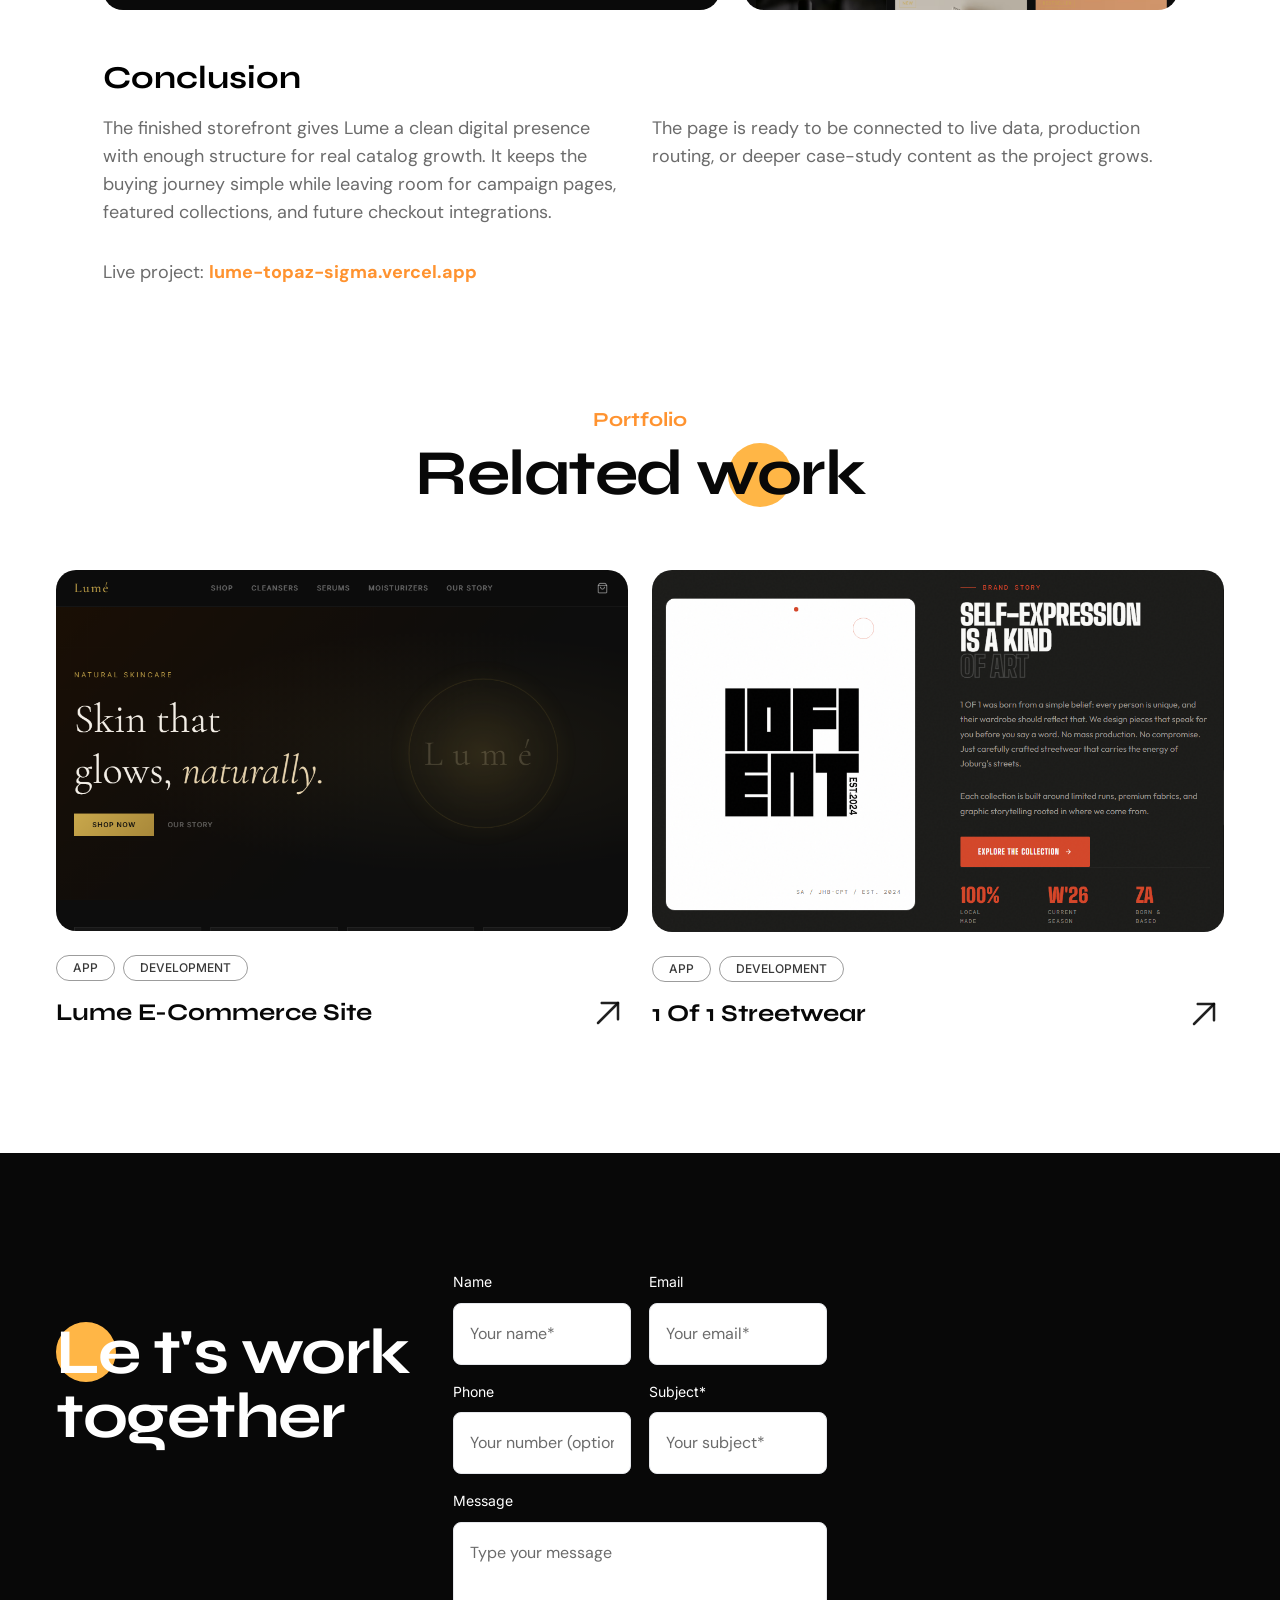
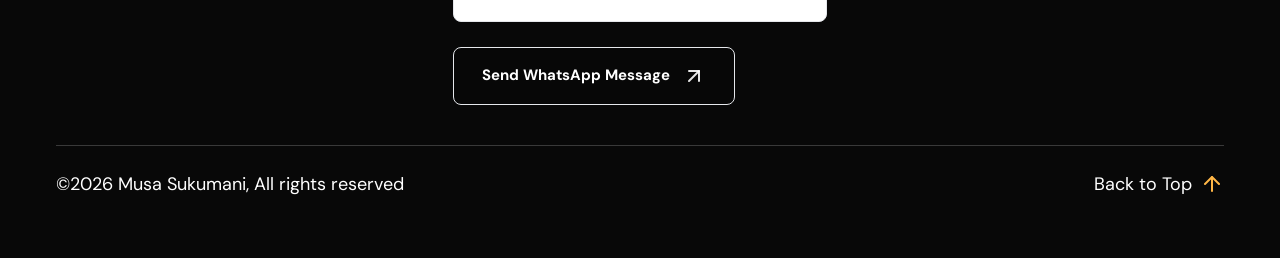
<file: Lume E-commerce site-project-details.html>
<!DOCTYPE html>
<html class="no-js" lang="en">

<head>
    <meta charset="utf-8" />
    <meta http-equiv="x-ua-compatible" content="ie=edge" />
    <title>Lume E-commerce site Project Details - Musa Sukumani</title>
    
    <meta name="description" content="Portfolio of Musa Sukumani, an AI-native frontend developer building intelligent, accessible digital products.">
    <meta name="viewport" content="width=device-width, initial-scale=1, shrink-to-fit=no" />

    <!-- Favicon -->
    <link rel="shortcut icon" type="image/x-icon" href="assets/images/favicon.svg" />

    <!-- CSS (Font, Vendor, Icon, Plugins & Style CSS files) -->

    <!-- Font CSS -->

    <link rel="preconnect" href="https://fonts.googleapis.com">
    <link rel="preconnect" href="https://fonts.gstatic.com" crossorigin>
    <link href="https://fonts.googleapis.com/css2?family=DM+Sans:ital,opsz,wght@0,9..40,100;0,9..40,200;0,9..40,300;0,9..40,400;0,9..40,500;0,9..40,600;0,9..40,700;0,9..40,800;0,9..40,900;0,9..40,1000;1,9..40,100;1,9..40,200;1,9..40,300;1,9..40,400;1,9..40,500;1,9..40,600;1,9..40,700;1,9..40,800;1,9..40,900;1,9..40,1000&family=Inter:wght@100;200;300;400;500;600;700;800;900&family=Poppins:ital,wght@0,100;0,200;0,300;0,400;0,500;0,600;0,700;0,800;0,900;1,100;1,200;1,300;1,400;1,500;1,600;1,700;1,800;1,900&family=Syne:wght@400;500;600;700;800&display=swap" rel="stylesheet">

    <!-- Plugins CSS (All Plugins Files) -->
    <link rel="stylesheet" href="assets/css/plugins/aos.css" />


    <!-- Style CSS -->
    <link rel="stylesheet" href="assets/css/style.css" />

</head>

<body>
    <div class="overflow-x-hidden">
        <!-- Header start -->

        <header id="sticky-header" class="xl:pl-12 bg-white">
            <div class="flex pl-4 xl:pl-0">

                <div class="flex-1 flex items-center justify-between">

                    <a href="index.html">
                        <span class="brand-wordmark"><img src="assets/images/musa-mark.svg" alt="" width="32" height="32"><span>MUSA</span></span>
                    </a>

                    <!-- Link Start -->
                    <a href="contact.html" class="flex items-center flex-wrap py-[6px] px-3 text-[15px] font-bold text-active leading-none mr-2 transition-all duration-300 hover:text-orange group">Let's
                        Talk
                        <span class="inline-block ml-3 group-hover:animate-arrow-move-up">
        <svg width="24" height="24" viewBox="0 0 24 24" fill="none" xmlns="http://www.w3.org/2000/svg">
          <path d="M7 17L17 7" stroke="currentColor" stroke-opacity="0.9" stroke-width="2" stroke-linecap="round"
            stroke-linejoin="round" />
          <path d="M7 7H17V17" stroke="currentColor" stroke-opacity="0.9" stroke-width="2" stroke-linecap="round"
            stroke-linejoin="round" />
        </svg>
      </span>
                    </a>
                    <!-- Link End -->
                </div>



                <!-- Button Start -->
                <button id="offcanvas-toggle" class="flex-none bg-active flex items-center flex-wrap justify-center py-7 px-[38px] cursor-pointer" type="button" aria-label="Open navigation" aria-controls="offcanvas" aria-expanded="false"><svg width="24" height="24" viewBox="0 0 24 24" fill="none" xmlns="http://www.w3.org/2000/svg">
                            <rect x="3" y="8" width="18" height="2" fill="white" />
                            <rect x="3" y="14" width="18" height="2" fill="white" />
                        </svg></button>
                <!-- Button End -->

            </div>
        </header>


        <!-- offcanvas-menu start -->
        <div id="offcanvas" class="offcanvas right-0 top-0 bottom-0 z-50 transform translate-x-full fixed h-full w-[350px] md:w-[460px] transition-all ease-in-out duration-300 bg-black-800 pl-8 flex flex-wrap flex-col justify-between">
            <!-- close button start -->

            <div>
                <div class="flex flex-wrap justify-between items-center border-b border-border-white mb-[80px]">
                    <a href="index.html">
                        <span class="brand-wordmark brand-wordmark--light"><img src="assets/images/musa-mark.svg" alt="" width="32" height="32"><span>MUSA</span></span>
                    </a>
                    <button id="offcanvas-close" class="offcanvas-close bg-primary py-7 px-[38px]" aria-label="offcanvas">
                        <svg width="24" height="24" viewBox="0 0 24 24" fill="none" xmlns="http://www.w3.org/2000/svg">
                            <path fill-rule="evenodd" clip-rule="evenodd" d="M19.2803 4.71967C19.5732 5.01256 19.5732 5.48744 19.2803 5.78033L5.78033 19.2803C5.48744 19.5732 5.01256 19.5732 4.71967 19.2803C4.42678 18.9874 4.42678 18.5126 4.71967 18.2197L18.2197 4.71967C18.5126 4.42678 18.9874 4.42678 19.2803 4.71967Z" fill="white" />
                            <path fill-rule="evenodd" clip-rule="evenodd" d="M4.71967 4.71967C5.01256 4.42678 5.48744 4.42678 5.78033 4.71967L19.2803 18.2197C19.5732 18.5126 19.5732 18.9874 19.2803 19.2803C18.9874 19.5732 18.5126 19.5732 18.2197 19.2803L4.71967 5.78033C4.42678 5.48744 4.42678 5.01256 4.71967 4.71967Z" fill="white" />
                        </svg>
                    </button>
                </div>

                <!-- close button end -->

                <!-- offcanvas-menu start -->

                <nav class="offcanvas-menu mr-[40px] flex flex-wrap flex-col justify-between">
                    <ul>
                        <li class="border-b border-border-white py-4 group">
                            <a href="index.html" class="text-white text-xl font-bold font-Syne leading-none flex flex-wrap items-center justify-between hover:text-orange transition duration-300">Home
                                <span class="inline-block group-hover:animate-arrow-move-up">
              <svg width="24" height="24" viewBox="0 0 24 24" fill="none" xmlns="http://www.w3.org/2000/svg">
                <path d="M7 17L17 7" stroke="currentColor" stroke-opacity="0.9" stroke-width="2" stroke-linecap="round"
                  stroke-linejoin="round"></path>
                <path d="M7 7H17V17" stroke="currentColor" stroke-opacity="0.9" stroke-width="2" stroke-linecap="round"
                  stroke-linejoin="round"></path>
              </svg>
            </span>
                            </a>
                        </li>
                        <li class="border-b border-border-white py-4 group">
                            <a href="about.html" class="text-white text-xl font-bold font-Syne leading-none flex flex-wrap items-center justify-between hover:text-orange transition duration-300">About
                                <span class="inline-block group-hover:animate-arrow-move-up">
              <svg width="24" height="24" viewBox="0 0 24 24" fill="none" xmlns="http://www.w3.org/2000/svg">
                <path d="M7 17L17 7" stroke="currentColor" stroke-opacity="0.9" stroke-width="2" stroke-linecap="round"
                  stroke-linejoin="round"></path>
                <path d="M7 7H17V17" stroke="currentColor" stroke-opacity="0.9" stroke-width="2" stroke-linecap="round"
                  stroke-linejoin="round"></path>
              </svg>
            </span>
                            </a>

                        </li>
                        <li class="border-b border-border-white py-4 group">
                            <a href="projects.html" class="text-white text-xl font-bold font-Syne leading-none flex flex-wrap items-center justify-between hover:text-orange transition duration-300">Project
                                <span class="inline-block group-hover:animate-arrow-move-up">
              <svg width="24" height="24" viewBox="0 0 24 24" fill="none" xmlns="http://www.w3.org/2000/svg">
                <path d="M7 17L17 7" stroke="currentColor" stroke-opacity="0.9" stroke-width="2" stroke-linecap="round"
                  stroke-linejoin="round"></path>
                <path d="M7 7H17V17" stroke="currentColor" stroke-opacity="0.9" stroke-width="2" stroke-linecap="round"
                  stroke-linejoin="round"></path>
              </svg>
            </span>
                            </a>
                        </li>
                        <li class="border-b border-border-white py-4 group">
                            <a href="project-details.html" class="text-white text-xl font-bold font-Syne leading-none flex flex-wrap items-center justify-between hover:text-orange transition duration-300">Project details
                                <span class="inline-block group-hover:animate-arrow-move-up">
              <svg width="24" height="24" viewBox="0 0 24 24" fill="none" xmlns="http://www.w3.org/2000/svg">
                <path d="M7 17L17 7" stroke="currentColor" stroke-opacity="0.9" stroke-width="2" stroke-linecap="round"
                  stroke-linejoin="round"></path>
                <path d="M7 7H17V17" stroke="currentColor" stroke-opacity="0.9" stroke-width="2" stroke-linecap="round"
                  stroke-linejoin="round"></path>
              </svg>
            </span>
                            </a>
                        </li>

                        <li class="border-b border-border-white py-4 group">
                            <a href="contact.html" class="text-white text-xl font-bold font-Syne leading-none flex flex-wrap items-center justify-between hover:text-orange transition duration-300">Contact
                                <span class="inline-block group-hover:animate-arrow-move-up">
              <svg width="24" height="24" viewBox="0 0 24 24" fill="none" xmlns="http://www.w3.org/2000/svg">
                <path d="M7 17L17 7" stroke="currentColor" stroke-opacity="0.9" stroke-width="2" stroke-linecap="round"
                  stroke-linejoin="round"></path>
                <path d="M7 7H17V17" stroke="currentColor" stroke-opacity="0.9" stroke-width="2" stroke-linecap="round"
                  stroke-linejoin="round"></path>
              </svg>
            </span>
                            </a>
                        </li>

                    </ul>
                </nav>

            </div>


            <nav class="pb-10">
                <ul class="flex flex-wrap gap-x-4 items-center">
                    <li><a href="#" class="text-white transition-all duration-300 hover:text-orange">
                            <svg width="24" height="24" viewBox="0 0 24 24" fill="none" xmlns="http://www.w3.org/2000/svg">
                                <path d="M7.443 5.3501C8.082 5.3501 8.673 5.4001 9.213 5.5481C9.754 5.6471 10.197 5.8451 10.59 6.0921C10.984 6.3401 11.279 6.6861 11.475 7.1311C11.672 7.5761 11.771 8.1211 11.771 8.7141C11.771 9.4071 11.623 10.0001 11.279 10.4451C10.984 10.8911 10.492 11.2861 9.902 11.5831C10.738 11.8311 11.377 12.2761 11.771 12.8701C12.164 13.4631 12.41 14.2051 12.41 15.0461C12.41 15.7391 12.262 16.3321 12.016 16.8271C11.771 17.3221 11.377 17.7671 10.934 18.0641C10.4528 18.3824 9.92083 18.6164 9.361 18.7561C8.771 18.9051 8.181 19.0041 7.591 19.0041H1V5.3501H7.443ZM7.049 10.8901C7.59 10.8901 8.033 10.7421 8.377 10.4951C8.721 10.2481 8.869 9.8021 8.869 9.2581C8.869 8.9611 8.819 8.6651 8.721 8.4671C8.623 8.2691 8.475 8.1201 8.279 7.9721C8.082 7.8731 7.885 7.7741 7.639 7.7251C7.393 7.6751 7.148 7.6751 6.852 7.6751H4V10.8911H7.05L7.049 10.8901ZM7.197 16.7281C7.492 16.7281 7.787 16.6781 8.033 16.6291C8.279 16.5791 8.525 16.4811 8.721 16.3321C8.92138 16.1873 9.08903 16.002 9.213 15.7881C9.311 15.5411 9.41 15.2441 9.41 14.8981C9.41 14.2051 9.213 13.7111 8.82 13.3641C8.426 13.0671 7.885 12.9191 7.246 12.9191H4V16.7291L7.197 16.7281ZM16.689 16.6781C17.082 17.0741 17.672 17.2721 18.459 17.2721C19 17.2721 19.492 17.1241 19.885 16.8771C20.279 16.5801 20.525 16.2831 20.623 15.9871H23.033C22.639 17.1731 22.049 18.0141 21.263 18.5591C20.475 19.0531 19.541 19.3501 18.41 19.3501C17.6864 19.3523 16.9688 19.218 16.295 18.9541C15.6887 18.7267 15.148 18.353 14.721 17.8661C14.2643 17.4107 13.9267 16.8498 13.738 16.2331C13.492 15.5901 13.393 14.8981 13.393 14.1061C13.393 13.3641 13.492 12.6721 13.738 12.0281C13.9749 11.4085 14.3252 10.8384 14.771 10.3471C15.2201 9.88594 15.7543 9.51613 16.344 9.2581C17.0007 8.99416 17.7022 8.85969 18.41 8.8621C19.246 8.8621 19.984 9.0111 20.623 9.3571C21.263 9.7031 21.754 10.0991 22.147 10.6931C22.541 11.2371 22.837 11.8801 23.033 12.5731C23.131 13.2651 23.18 13.9581 23.131 14.7491H16C16 15.5411 16.295 16.2831 16.689 16.6791V16.6781ZM19.787 11.4841C19.443 11.1381 18.902 10.9401 18.262 10.9401C17.82 10.9401 17.475 11.0401 17.18 11.1881C16.885 11.3361 16.689 11.5341 16.492 11.7321C16.311 11.9234 16.1912 12.1643 16.148 12.4241C16.098 12.6721 16.049 12.8701 16.049 13.0671H20.475C20.377 12.3251 20.131 11.8311 19.787 11.4841ZM15.459 6.2901H20.967V7.6261H15.46V6.2901H15.459Z" fill="currentColor" fill-opacity="0.9"></path>
                            </svg>

                        </a></li>
                    <li><a href="#" class="text-white transition-all duration-300 hover:text-orange"><svg width="24" height="24" viewBox="0 0 24 24" fill="none" xmlns="http://www.w3.org/2000/svg">
                                <path d="M6.94043 5.00002C6.94017 5.53046 6.7292 6.03906 6.35394 6.41394C5.97868 6.78883 5.46986 6.99929 4.93943 6.99902C4.409 6.99876 3.90039 6.78779 3.52551 6.41253C3.15062 6.03727 2.94016 5.52846 2.94043 4.99802C2.9407 4.46759 3.15166 3.95899 3.52692 3.5841C3.90218 3.20922 4.411 2.99876 4.94143 2.99902C5.47186 2.99929 5.98047 3.21026 6.35535 3.58552C6.73024 3.96078 6.9407 4.46959 6.94043 5.00002ZM7.00043 8.48002H3.00043V21H7.00043V8.48002ZM13.3204 8.48002H9.34043V21H13.2804V14.43C13.2804 10.77 18.0504 10.43 18.0504 14.43V21H22.0004V13.07C22.0004 6.90002 14.9404 7.13002 13.2804 10.16L13.3204 8.48002Z" fill="currentColor" fill-opacity="0.9"></path>
                            </svg>
                        </a></li>
                    <li><a href="#" class="text-white transition-all duration-300 hover:text-orange"><svg width="24" height="24" viewBox="0 0 24 24" fill="none" xmlns="http://www.w3.org/2000/svg">
                                <path d="M19.989 11.572C19.907 9.99792 19.3596 8.4836 18.416 7.221C18.1285 7.53061 17.8212 7.82123 17.496 8.091C16.4969 8.92086 15.3805 9.5982 14.183 10.101C14.35 10.451 14.503 10.79 14.638 11.11V11.113C14.665 11.174 14.688 11.231 14.732 11.342L14.749 11.382C16.262 11.212 17.858 11.275 19.405 11.485C19.611 11.512 19.805 11.541 19.989 11.572ZM10.604 4.122C11.5786 5.49516 12.4772 6.92062 13.296 8.392C14.519 7.91 15.53 7.302 16.344 6.625C16.674 6.351 16.938 6.093 17.14 5.87C15.701 4.65972 13.8803 3.99733 12 4C11.524 4 11.058 4.042 10.604 4.121V4.122ZM4.253 9.997C4.93423 9.97981 5.61464 9.93878 6.293 9.874C7.93264 9.72734 9.55828 9.4525 11.155 9.052C10.3205 7.60221 9.41956 6.19171 8.455 4.825C7.42472 5.3354 6.51626 6.06141 5.79124 6.95379C5.06623 7.84617 4.54162 8.88404 4.253 9.997ZM5.783 17.035C6.25195 16.3575 6.77894 15.7221 7.358 15.136C8.812 13.646 10.528 12.486 12.514 11.846L12.576 11.828C12.411 11.464 12.256 11.139 12.1 10.833C10.264 11.368 8.33 11.702 6.403 11.875C5.463 11.96 4.62 11.997 4 12.003C3.99815 13.8356 4.62722 15.6128 5.783 17.035ZM15.004 19.415C14.6184 17.4703 14.0725 15.5607 13.372 13.706C11.372 14.433 9.776 15.496 8.543 16.764C8.0454 17.2664 7.60382 17.8213 7.226 18.419C8.60481 19.4478 10.2797 20.0025 12 20C13.0299 20.0015 14.0504 19.8035 15.005 19.417L15.004 19.415ZM16.878 18.34C18.4393 17.1398 19.5028 15.4057 19.865 13.47C19.525 13.385 19.094 13.3 18.62 13.234C17.5661 13.0823 16.4968 13.0712 15.44 13.201C16.035 14.8799 16.5154 16.5961 16.878 18.34ZM12 22C6.477 22 2 17.523 2 12C2 6.477 6.477 2 12 2C17.523 2 22 6.477 22 12C22 17.523 17.523 22 12 22Z" fill="currentColor" fill-opacity="0.9"></path>
                            </svg>
                        </a></li>
                    <li><a href="#" class="text-white transition-all duration-300 hover:text-orange"><svg width="24" height="24" viewBox="0 0 24 24" fill="none" xmlns="http://www.w3.org/2000/svg">
                                <path d="M12.001 2C6.47598 2 2.00098 6.475 2.00098 12C1.99977 14.0992 2.65958 16.1454 3.88679 17.8484C5.114 19.5515 6.84631 20.8249 8.83798 21.488C9.33798 21.575 9.52598 21.275 9.52598 21.012C9.52598 20.775 9.51298 19.988 9.51298 19.15C7.00098 19.613 6.35098 18.538 6.15098 17.975C6.03798 17.687 5.55098 16.8 5.12598 16.562C4.77598 16.375 4.27598 15.912 5.11298 15.9C5.90098 15.887 6.46298 16.625 6.65098 16.925C7.55098 18.437 8.98798 18.012 9.56298 17.75C9.65098 17.1 9.91298 16.663 10.201 16.413C7.97598 16.163 5.65098 15.3 5.65098 11.475C5.65098 10.387 6.03798 9.488 6.67598 8.788C6.57598 8.538 6.22598 7.513 6.77598 6.138C6.77598 6.138 7.61298 5.875 9.52598 7.162C10.3401 6.9364 11.1812 6.82302 12.026 6.825C12.876 6.825 13.726 6.937 14.526 7.162C16.439 5.862 17.276 6.138 17.276 6.138C17.826 7.513 17.476 8.538 17.376 8.788C18.013 9.488 18.401 10.375 18.401 11.475C18.401 15.313 16.064 16.163 13.839 16.413C14.201 16.725 14.514 17.325 14.514 18.263C14.514 19.6 14.501 20.675 14.501 21.013C14.501 21.275 14.689 21.587 15.189 21.487C17.1738 20.8166 18.8985 19.5408 20.1203 17.8389C21.3421 16.1371 21.9995 14.095 22 12C22 6.475 17.525 2 12 2H12.001Z" fill="currentColor" fill-opacity="0.9"></path>
                            </svg>
                        </a></li>

                </ul>
            </nav>
        </div>
        <!-- offcanvas-menu end -->

        <!-- Header end -->

        <!-- Hero Section Start -->
        <section class="bg-secondary pt-20">
            <div class="max-w-[1075px] mx-auto px-4 xl:px-0" data-aos="flip-down" data-aos-delay="300">
                <div class="grid grid-cols-1 lg:grid-cols-2 pb-12">
                    <div class="mb-10">
                        <ul class="flex flex-wrap text-sm font-normal font-Inter leading-tight">
                            <li class="relative z-[1] before:rounded-full before:bg-black-800 before:block before:absolute before:top-[50%] before:translate-y-[-50%] before:left-[8px] before:-z-[1] before:w-[6px] before:h-[6px] pl-[20px]">
                                <a class="text-black-text-800" href="#">E-commerce</a>
                            </li>
                            <li class="relative z-[1] before:rounded-full before:bg-orange before:block before:absolute before:top-[50%] before:translate-y-[-50%] before:left-[8px] before:-z-[1] before:w-[6px] before:h-[6px] pl-[20px] ml-[10px]">
                                <a class="text-orange" href="#">2026</a>
                            </li>

                        </ul>

                        <h4 class="text-black-800 font-bold font-Syne leading-snug text-[32px] lg:text-[44px]">
                            Lume E-commerce site
                        </h4>
                    </div>
                    <ul class="flex flex-wrap gap-y-6 lg:gap-y-0">
                        <li class="flex flex-wrap flex-col gap-2 w-3/6 sm:w-1/3">
                            <span
                                class="text-black-text-800 text-sm font-normal font-Inter leading-tight">Client</span>
                            <h2 class="text-black-800 text-[15px] font-bold font-sans leading-none">Lume</h2>
                        </li>
                        <li class="flex flex-wrap flex-col gap-2 w-3/6 sm:w-1/3">
                            <span
                                class="text-black-text-800 text-sm font-normal font-Inter leading-tight">Category</span>
                            <h4 class="text-black-800 text-[15px] font-bold font-sans leading-none">Online Store</h4>
                        </li>
                        <li class="flex flex-wrap flex-col gap-2 w-3/6 sm:w-1/3">
                            <span
                                class="text-black-text-800 text-sm font-normal font-Inter leading-tight">Tools</span>
                            <h4 class="text-black-800 text-[15px] font-bold font-sans leading-none">HTML, CSS, JavaScript</h4>
                        </li>
                        <li class="flex flex-wrap flex-col gap-2 w-3/6 sm:w-1/3">
                            <span class="text-black-text-800 text-sm font-normal font-Inter leading-tight">Start
                                date</span>
                            <h4 class="text-black-800 text-[15px] font-bold font-sans leading-none">02/10/2026</h4>
                        </li>
                        <li class="flex flex-wrap flex-col gap-2 w-3/6 sm:w-1/3">
                            <span class="text-black-text-800 text-sm font-normal font-Inter leading-tight">End
                                date</span>
                            <h4 class="text-black-800 text-[15px] font-bold font-sans leading-none">02/10/2026</h4>
                        </li>
                    </ul>
                </div>
                <div class="grid grid-cols-1 mb-12">
                    <img class="w-full rounded-[20px]" src="assets/images/projects/lume-home-screenshot.png" alt="Lume E-commerce site homepage screenshot">
                </div>
            </div>
        </section>
        <!-- Hero Section End -->


        <section class="bg-white pb-[120px] mt-[-130px] pt-[130px] md:mt-[-280px] md:pt-[280px]">
            <div class="max-w-[1075px] mx-auto px-4 xl:px-0">
                <div class="grid grid-cols-1">

                    <h3 class="text-[32px] font-bold font-Syne leading-10 mb-4">Overview</h3>
                    <p class="paragraph mb-12">Lume is a polished e-commerce storefront focused on clear product discovery, fast scanning, and a confident shopping flow. The interface balances product photography, strong hierarchy, and direct calls to action so visitors can move from browsing to checkout with very little friction.</p>
                    <p class="paragraph mb-12">My role was to translate the project goal into a responsive frontend experience with clear hierarchy, purposeful visual rhythm, and interaction patterns that feel natural across screen sizes.</p>
                    <ul class="text-black-800 text-xl font-bold font-Syne mb-12">
                        <li class="relative z-[1] before:bg-black-800 before:block before:absolute before:top-[50%] before:translate-y-[-50%] before:left-4 before:-z-[1] before:w-[6px] before:h-[6px] pl-10">Product browsing, responsive layout, conversion-focused sections, accessible navigation</li>
                    </ul>

                    <h3 class="text-[32px] font-bold font-Syne leading-10 mb-4">Design Approach</h3>
                    <p class="paragraph mb-12">The visual system follows the portfolio's existing typography, spacing, rounded image treatment, and orange accent language while tailoring the content hierarchy to this project's audience and conversion path.</p>

                </div>
                <div class="grid grid-cols-1">
                    <h3 class="text-[32px] font-bold font-Syne leading-10 mb-4">Project Screens</h3>
                </div>

                <div class="grid grid-cols-12 gap-6 mb-12">
                    <div class="col-span-12 lg:col-span-7">
                        <img class="w-full h-full rounded-[20px]" src="assets/images/projects/details/lume-shop.png" alt="Lume shop page screenshot">
                    </div>
                    <div class="col-span-12 lg:col-span-5 grid grid-cols-1 gap-6">
                        <img class="w-full rounded-[20px]" src="assets/images/projects/details/lume-our-story.png" alt="Lume our story page screenshot">
                        <img class="w-full rounded-[20px]" src="assets/images/projects/details/lume-shop-section.png" alt="Lume product section screenshot">
                    </div>
                </div>
                <div class="grid grid-cols-1">
                    <h3 class="text-[32px] font-bold font-Syne leading-10 mb-4">Conclusion</h3>
                </div>

                <div class="grid grid-cols-1 lg:grid-cols-2 gap-6">
                    <p class="paragraph">The finished storefront gives Lume a clean digital presence with enough structure for real catalog growth. It keeps the buying journey simple while leaving room for campaign pages, featured collections, and future checkout integrations.</p>
                    <p class="paragraph">The page is ready to be connected to live data, production routing, or deeper case-study content as the project grows.</p>
                </div>

                <p class="paragraph mt-8">Live project: <a class="text-orange font-bold transition-all hover:text-active" href="https://lume-topaz-sigma.vercel.app" target="_blank" rel="noopener">lume-topaz-sigma.vercel.app</a></p>
            </div>
        </section>

        <!-- Project Section Start -->
        <section class="bg-white pb-[120px]">
            <div class="container">
                <div class="grid grid-cols-12 gap-6">
                    <div class="col-span-12" data-aos="flip-down">
                        <div class="font-bold font-Syne text-center leading-none flex flex-wrap flex-col gap-y-2 mb-10">
                            <span class="text-orange text-xl">Portfolio</span>
                            <h3 class="text-black-800 text-4xl lg:text-5xl xl:text-[64px] tracking-[-1.5px]">
                                Related <span
                                    class="relative z-[1] before:rounded-full before:bg-primary before:block before:absolute before:top-[8px] before:left-[32px] before:-z-[1] before:w-[36px] lg:before:w-[48px] xl:before:w-[64px] before:h-[36px] lg:before:h-[48px] xl:before:h-[64px]">wo</span>rk
                            </h3>
                        </div>
                    </div>

                    <div class="col-span-12 md:col-span-6" data-aos="flip-down">
                        <div class="rounded-[20px] overflow-hidden mb-6">
                            <img src="assets/images/projects/lume-home-screenshot.png" alt="Lume E-commerce site homepage screenshot">
                        </div>
                        <div class="flex flex-wrap flex-col gap-3">
                            <div class="flex flex-wrap gap-2">
                                <a class="text-xs text-black-text-800 uppercase font-medium font-Inter leading-none py-[6px] px-4 rounded-[40px] border border-black-text-400 transition-all hover:bg-active hover:border-active hover:text-white" href="projects.html">APP</a>
                                <a class="text-xs text-black-text-800 uppercase font-medium font-Inter leading-none py-[6px] px-4 rounded-[40px] border border-black-text-400 transition-all hover:bg-active hover:border-active hover:text-white" href="projects.html">DEVELOPMENT</a>

                            </div>
                            <div class="flex flex-wrap items-center justify-between text-black-800 hover:text-orange group">
                                <h4 class="font-bold font-Syne text-center leading-10 text-[17px] sm:text-[20px] xl:text-[24px] 2xl:text-[28px] capitalize">
                                    <a class="transition-all" href="project-details.html">Lume E-commerce site</a>
                                </h4>
                                <a href="project-details.html" class="group-hover:animate-arrow-move-up">
                                    <svg width="40" height="40" viewBox="0 0 40 40" fill="none" xmlns="http://www.w3.org/2000/svg">
                                        <path fill-rule="evenodd" clip-rule="evenodd" d="M30.8839 9.11612C31.372 9.60427 31.372 10.3957 30.8839 10.8839L10.8839 30.8839C10.3957 31.372 9.60427 31.372 9.11612 30.8839C8.62796 30.3957 8.62796 29.6043 9.11612 29.1161L29.1161 9.11612C29.6043 8.62796 30.3957 8.62796 30.8839 9.11612Z" fill="currentColor" fill-opacity="0.9"></path>
                                        <path fill-rule="evenodd" clip-rule="evenodd" d="M12.5 10C12.5 9.30964 13.0596 8.75 13.75 8.75H30C30.6904 8.75 31.25 9.30964 31.25 10V26.25C31.25 26.9404 30.6904 27.5 30 27.5C29.3096 27.5 28.75 26.9404 28.75 26.25V11.25H13.75C13.0596 11.25 12.5 10.6904 12.5 10Z" fill="currentColor" fill-opacity="0.9"></path>
                                    </svg>

                                </a>
                            </div>
                        </div>
                    </div>

                    <div class="col-span-12 md:col-span-6" data-aos="flip-down" data-aos-delay="300">
                        <div class="rounded-[20px] overflow-hidden mb-6">
                            <img src="assets/images/projects/one-of-one-streetwear-home-screenshot.png" alt="1 of 1 streetwear homepage screenshot">
                        </div>
                        <div class="flex flex-wrap flex-col gap-3">
                            <div class="flex flex-wrap gap-2">
                                <a class="text-xs text-black-text-800 uppercase font-medium font-Inter leading-none py-[6px] px-4 rounded-[40px] border border-black-text-400 transition-all hover:bg-active hover:border-active hover:text-white" href="projects.html">APP</a>
                                <a class="text-xs text-black-text-800 uppercase font-medium font-Inter leading-none py-[6px] px-4 rounded-[40px] border border-black-text-400 transition-all hover:bg-active hover:border-active hover:text-white" href="projects.html">DEVELOPMENT</a>

                            </div>
                            <div class="flex flex-wrap items-center justify-between text-black-800 hover:text-orange group">
                                <h4 class="font-bold font-Syne text-center leading-10 text-[17px] sm:text-[20px] xl:text-[24px] 2xl:text-[28px] capitalize">
                                    <a class="transition-all" href="project-details.html">1 of 1 streetwear</a>
                                </h4>
                                <a href="project-details.html" class="group-hover:animate-arrow-move-up">
                                    <svg width="40" height="40" viewBox="0 0 40 40" fill="none" xmlns="http://www.w3.org/2000/svg">
                                        <path fill-rule="evenodd" clip-rule="evenodd" d="M30.8839 9.11612C31.372 9.60427 31.372 10.3957 30.8839 10.8839L10.8839 30.8839C10.3957 31.372 9.60427 31.372 9.11612 30.8839C8.62796 30.3957 8.62796 29.6043 9.11612 29.1161L29.1161 9.11612C29.6043 8.62796 30.3957 8.62796 30.8839 9.11612Z" fill="currentColor" fill-opacity="0.9"></path>
                                        <path fill-rule="evenodd" clip-rule="evenodd" d="M12.5 10C12.5 9.30964 13.0596 8.75 13.75 8.75H30C30.6904 8.75 31.25 9.30964 31.25 10V26.25C31.25 26.9404 30.6904 27.5 30 27.5C29.3096 27.5 28.75 26.9404 28.75 26.25V11.25H13.75C13.0596 11.25 12.5 10.6904 12.5 10Z" fill="currentColor" fill-opacity="0.9"></path>
                                    </svg>

                                </a>
                            </div>
                        </div>
                    </div>
                </div>
            </div>
        </section>
        <!-- Project Section End -->


        <!-- Footer Start -->
        <footer class="footer bg-black-800 pt-[80px] lg:pt-[100px] xl:pt-[120px] pb-[60px]">
            <div class="container">
                <div class="overflow-x-hidden" data-aos="flip-down">
                    <div class="grid md:grid-cols-2 lg:grid-cols-3 gap-5 lg:gap-6">
                        <div class="pt-12">
                            <h3 class="text-white font-Syne font-bold text-4xl lg:text-5xl xl:text-[64px] tracking-[-1.5px]"><span
                    class="relative z-[1] before:rounded-full before:bg-primary before:block before:absolute before:top-[8px] before:left-[0] before:-z-[1] before:w-[36px] lg:before:w-[48px] xl:before:w-[60px] before:h-[36px] lg:before:h-[48px] xl:before:h-[60px]">Le</span>
                                t's work together</h3>
                        </div>
                        <div class="lg:col-span-2">
                            <form class="footer-whatsapp-form grid grid-cols-12 gap-[18px]" action="https://wa.me/27836329886" method="get">
                                <div class="col-span-12 md:col-span-6">
                                    <label class="text-sm font-normal font-Inter leading-tight mb-3 block text-white" for="footer-name">Name</label>
                                    <input id="footer-name" class="font-normal w-full leading-7 placeholder:opacity-100 placeholder:text-black-text-600 border border-white border-opacity-30 rounded-[8px] p-4 focus:border-primary focus:outline-none" type="text" required autocomplete="name" placeholder="Your name*" name="name">
                                </div>
                                <div class="col-span-12 md:col-span-6">
                                    <label class="text-sm font-normal font-Inter leading-tight mb-3 block text-white" for="footer-email">Email</label>
                                    <input id="footer-email" class="font-normal w-full leading-7 placeholder:opacity-100 placeholder:text-black-text-600 border border-white border-opacity-30 rounded-[8px] p-4 focus:border-primary focus:outline-none" type="email" required autocomplete="email" placeholder="Your email*" name="email">
                                </div>
                                <div class="col-span-12 md:col-span-6">
                                    <label class="text-sm font-normal font-Inter leading-tight mb-3 block text-white" for="footer-phone">Phone</label>
                                    <input id="footer-phone" class="font-normal w-full leading-7 placeholder:opacity-100 placeholder:text-black-text-600 border border-white border-opacity-30 rounded-[8px] p-4 focus:border-primary focus:outline-none" type="tel" autocomplete="tel" placeholder="Your number (optional)" name="phone">
                                </div>
                                <div class="col-span-12 md:col-span-6">
                                    <label class="text-sm font-normal font-Inter leading-tight mb-3 block text-white" for="footer-subject">Subject*</label>
                                    <input id="footer-subject" class="font-normal w-full leading-7 placeholder:opacity-100 placeholder:text-black-text-600 border border-white border-opacity-30 rounded-[8px] p-4 focus:border-primary focus:outline-none" type="text" required placeholder="Your subject*" name="subject">
                                </div>
                                <div class="col-span-12">
                                    <label class="text-sm font-normal font-Inter leading-tight mb-3 block text-white" for="footer-message">Message</label>
                                    <textarea class="h-[100px] font-normal w-full leading-7 placeholder:opacity-100 placeholder:text-black-text-600 border border-white border-opacity-30 rounded-[8px] p-4 focus:border-primary focus:outline-none resize-none" name="message" id="footer-message" cols="30" rows="10" required placeholder="Type your message"></textarea>
                                </div>
                                <div class="col-span-12">
                                    <button class="flex items-center flex-wrap btn-primary group" type="submit">Send WhatsApp Message
                                        <span class="inline-block ml-3 group-hover:animate-arrow-move-up">
                                            <svg width="24" height="24" viewBox="0 0 24 24" fill="none" xmlns="http://www.w3.org/2000/svg">
                                                <path d="M7 17L17 7" stroke="currentColor" stroke-opacity="0.9" stroke-width="2" stroke-linecap="round" stroke-linejoin="round" />
                                                <path d="M7 7H17V17" stroke="currentColor" stroke-opacity="0.9" stroke-width="2" stroke-linecap="round" stroke-linejoin="round" />
                                            </svg>
                                        </span>
                                    </button>
                                    <p class="form-message mt-3 text-white"></p>
                                </div>
                            </form>
                        </div>
                    </div>


                    <div class="border-t border-border-white pt-6 ">
                        <div class="grid grid-cols-12">

                            <div class="col-span-12 sm:col-span-8 order-last sm:order-first">
                                <p class="text-white text-lg font-normal font-sans leading-7">&copy;2026 Musa Sukumani, All rights reserved
                                </p>
                            </div>
                            <div class="col-span-12 sm:col-span-4 order-first sm:order-last">
                                <div class="flex justify-end mb-2 sm:mb-0">
                                    <a id="scrollUp" class="flex flex-wrap items-center gap-2 group" href="#" aria-label="scroll up">
                                        <span
                            class="text-white text-lg font-normal font-sans leading-7 transition-all group-hover:text-orange">Back
                            to
                            Top</span>
                                        <svg width="24" height="24" viewBox="0 0 24 24" fill="none" xmlns="http://www.w3.org/2000/svg">
                                            <path d="M12 19V5" stroke="#FFB646" stroke-width="2" stroke-linecap="round" stroke-linejoin="round" />
                                            <path d="M19 12L12 5L5 12" stroke="#FFB646" stroke-width="2" stroke-linecap="round" stroke-linejoin="round" />
                                        </svg>

                                    </a>
                                </div>
                            </div>
                        </div>
                    </div>


                </div>
            </div>
        </footer>
        <!-- Footer End -->
    </div>



    <!-- Vendors JS -->
    <script src="assets/js/vendor/modernizr-3.11.7.min.js"></script>
    <script src="assets/js/vendor/jquery-3.6.0.min.js"></script>
    <script src="assets/js/vendor/jquery-migrate-3.3.2.min.js"></script>
    <!-- Plugins JS -->
    <script src="assets/js/plugins/aos.js">
    </script>



    <!-- Activation JS -->
    <script src="assets/js/main.js"></script>

</body>

</html>
</file>
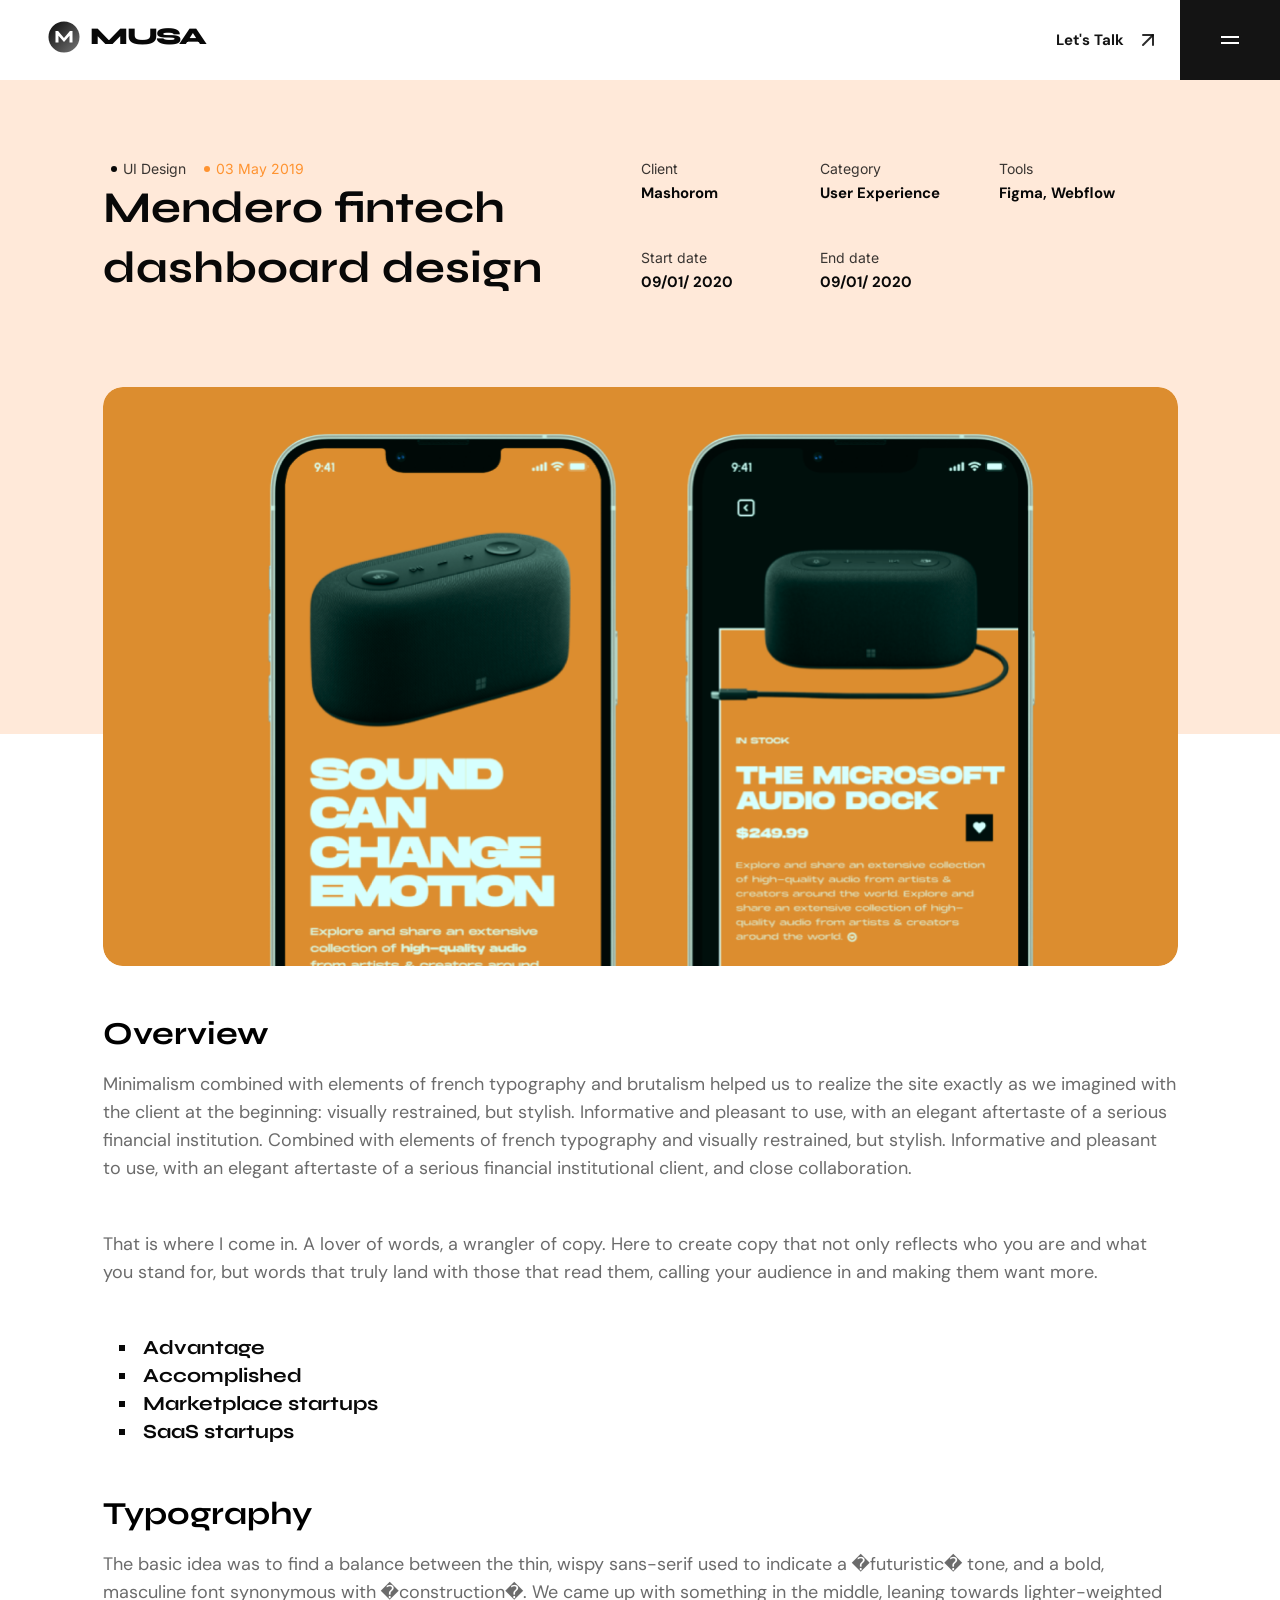
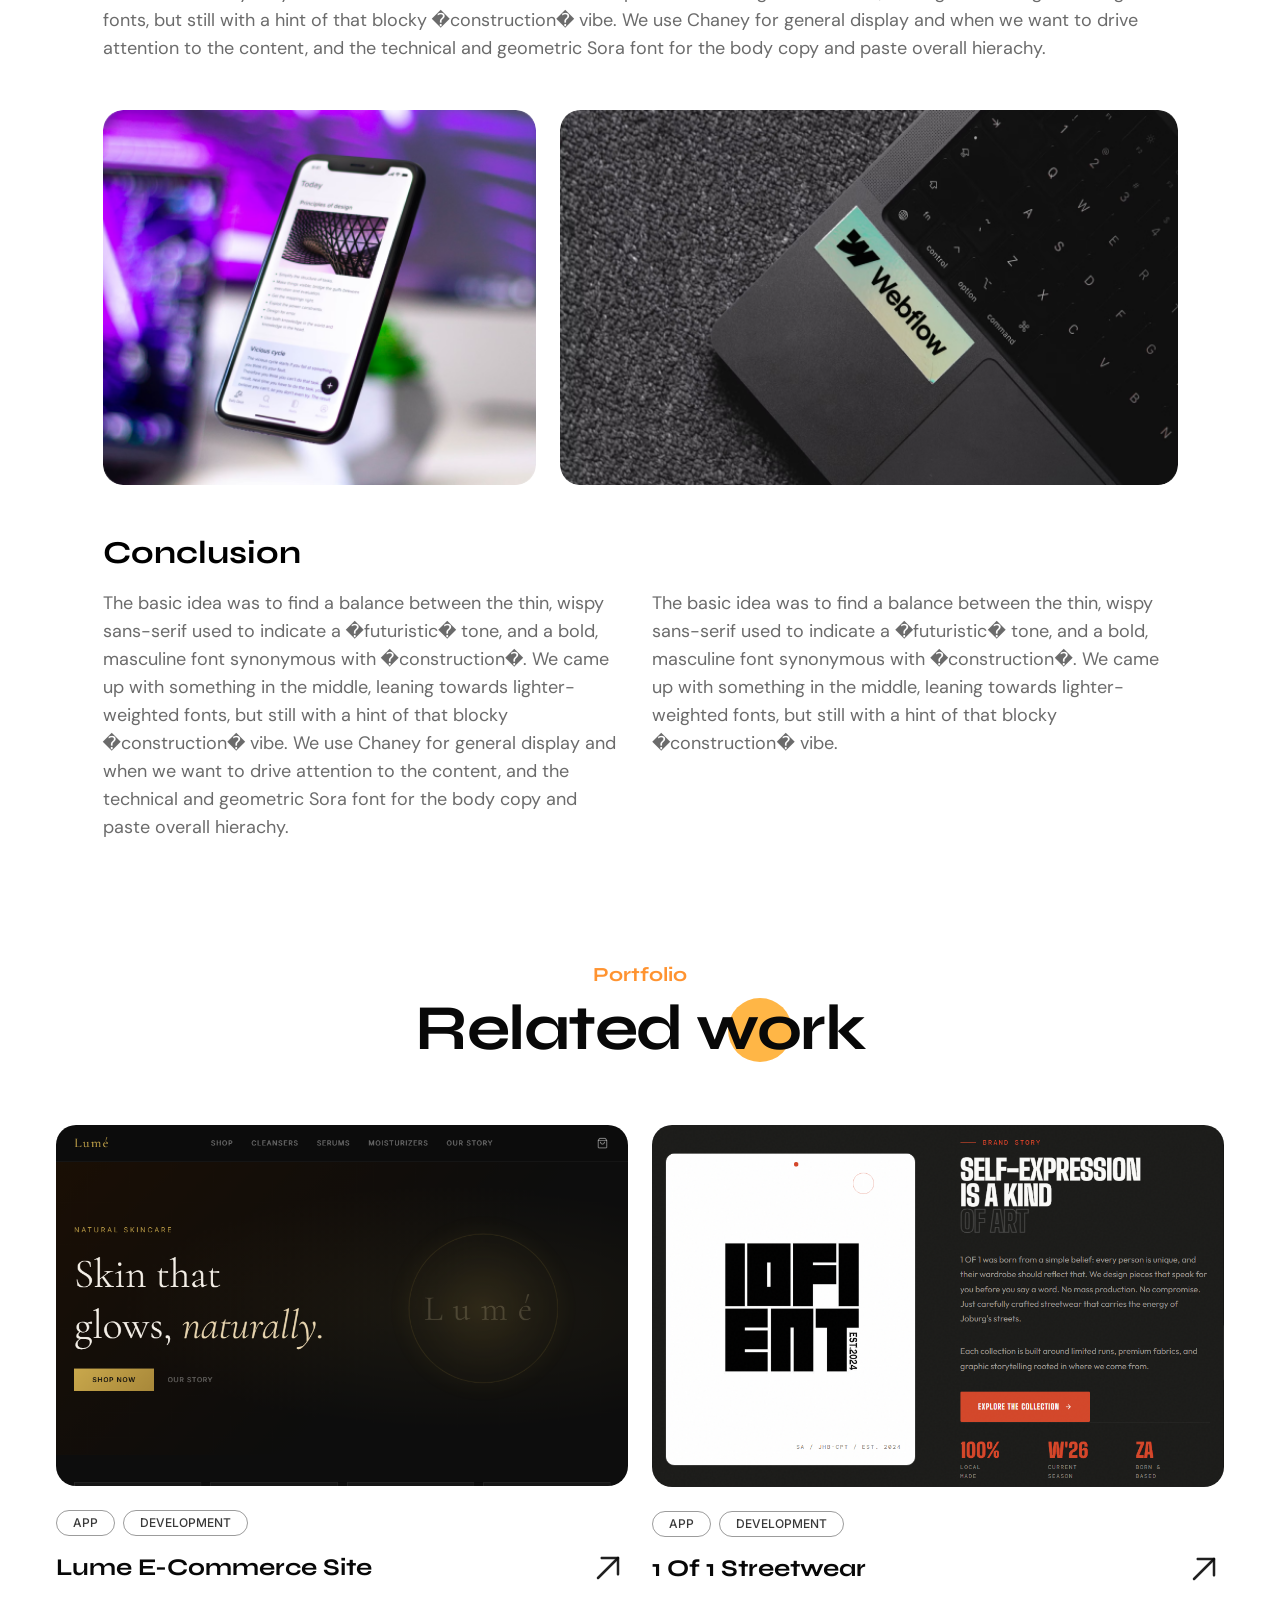
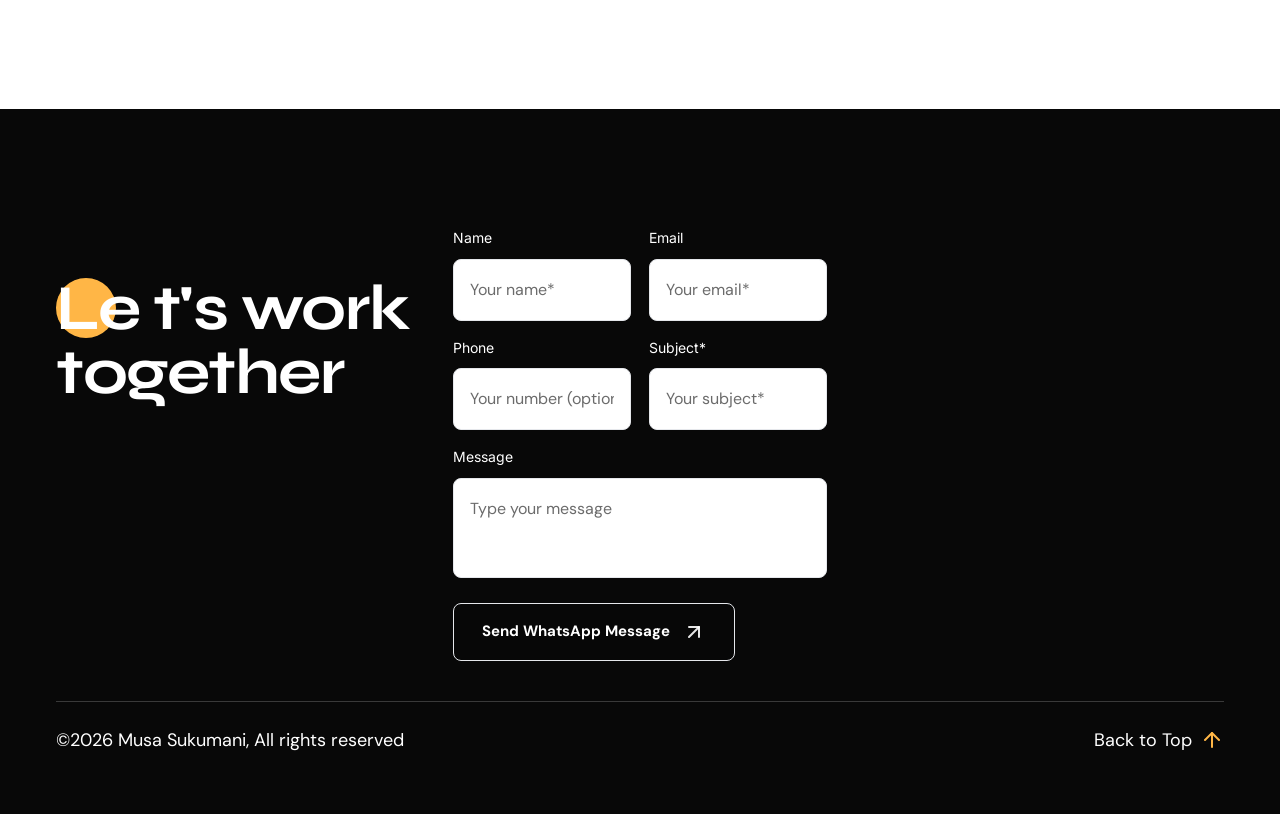
<file: project-details.html>
<!DOCTYPE html>
<html class="no-js" lang="en">

<head>
    <meta charset="utf-8" />
    <meta http-equiv="x-ua-compatible" content="ie=edge" />
    <title>Project Details - Musa Sukumani</title>
    
    <meta name="description" content="Portfolio of Musa Sukumani, an AI-native frontend developer building intelligent, accessible digital products.">
    <meta name="viewport" content="width=device-width, initial-scale=1, shrink-to-fit=no" />

    <!-- Favicon -->
    <link rel="shortcut icon" type="image/x-icon" href="assets/images/favicon.svg" />

    <!-- CSS (Font, Vendor, Icon, Plugins & Style CSS files) -->

    <!-- Font CSS -->

    <link rel="preconnect" href="https://fonts.googleapis.com">
    <link rel="preconnect" href="https://fonts.gstatic.com" crossorigin>
    <link href="https://fonts.googleapis.com/css2?family=DM+Sans:ital,opsz,wght@0,9..40,100;0,9..40,200;0,9..40,300;0,9..40,400;0,9..40,500;0,9..40,600;0,9..40,700;0,9..40,800;0,9..40,900;0,9..40,1000;1,9..40,100;1,9..40,200;1,9..40,300;1,9..40,400;1,9..40,500;1,9..40,600;1,9..40,700;1,9..40,800;1,9..40,900;1,9..40,1000&family=Inter:wght@100;200;300;400;500;600;700;800;900&family=Poppins:ital,wght@0,100;0,200;0,300;0,400;0,500;0,600;0,700;0,800;0,900;1,100;1,200;1,300;1,400;1,500;1,600;1,700;1,800;1,900&family=Syne:wght@400;500;600;700;800&display=swap" rel="stylesheet">

    <!-- Plugins CSS (All Plugins Files) -->
    <link rel="stylesheet" href="assets/css/plugins/aos.css" />


    <!-- Style CSS -->
    <link rel="stylesheet" href="assets/css/style.css" />

</head>

<body>
    <div class="overflow-x-hidden">
        <!-- Header start -->

        <header id="sticky-header" class="xl:pl-12 bg-white">
            <div class="flex pl-4 xl:pl-0">

                <div class="flex-1 flex items-center justify-between">

                    <a href="index.html">
                        <span class="brand-wordmark"><img src="assets/images/musa-mark.svg" alt="" width="32" height="32"><span>MUSA</span></span>
                    </a>

                    <!-- Link Start -->
                    <a href="contact.html" class="flex items-center flex-wrap py-[6px] px-3 text-[15px] font-bold text-active leading-none mr-2 transition-all duration-300 hover:text-orange group">Let's
                        Talk
                        <span class="inline-block ml-3 group-hover:animate-arrow-move-up">
        <svg width="24" height="24" viewBox="0 0 24 24" fill="none" xmlns="http://www.w3.org/2000/svg">
          <path d="M7 17L17 7" stroke="currentColor" stroke-opacity="0.9" stroke-width="2" stroke-linecap="round"
            stroke-linejoin="round" />
          <path d="M7 7H17V17" stroke="currentColor" stroke-opacity="0.9" stroke-width="2" stroke-linecap="round"
            stroke-linejoin="round" />
        </svg>
      </span>
                    </a>
                    <!-- Link End -->
                </div>



                <!-- Button Start -->
                <button id="offcanvas-toggle" class="flex-none bg-active flex items-center flex-wrap justify-center py-7 px-[38px] cursor-pointer" type="button" aria-label="Open navigation" aria-controls="offcanvas" aria-expanded="false"><svg width="24" height="24" viewBox="0 0 24 24" fill="none" xmlns="http://www.w3.org/2000/svg">
                            <rect x="3" y="8" width="18" height="2" fill="white" />
                            <rect x="3" y="14" width="18" height="2" fill="white" />
                        </svg></button>
                <!-- Button End -->

            </div>
        </header>


        <!-- offcanvas-menu start -->
        <div id="offcanvas" class="offcanvas right-0 top-0 bottom-0 z-50 transform translate-x-full fixed h-full w-[350px] md:w-[460px] transition-all ease-in-out duration-300 bg-black-800 pl-8 flex flex-wrap flex-col justify-between">
            <!-- close button start -->

            <div>
                <div class="flex flex-wrap justify-between items-center border-b border-border-white mb-[80px]">
                    <a href="index.html">
                        <span class="brand-wordmark brand-wordmark--light"><img src="assets/images/musa-mark.svg" alt="" width="32" height="32"><span>MUSA</span></span>
                    </a>
                    <button id="offcanvas-close" class="offcanvas-close bg-primary py-7 px-[38px]" aria-label="offcanvas">
                        <svg width="24" height="24" viewBox="0 0 24 24" fill="none" xmlns="http://www.w3.org/2000/svg">
                            <path fill-rule="evenodd" clip-rule="evenodd" d="M19.2803 4.71967C19.5732 5.01256 19.5732 5.48744 19.2803 5.78033L5.78033 19.2803C5.48744 19.5732 5.01256 19.5732 4.71967 19.2803C4.42678 18.9874 4.42678 18.5126 4.71967 18.2197L18.2197 4.71967C18.5126 4.42678 18.9874 4.42678 19.2803 4.71967Z" fill="white" />
                            <path fill-rule="evenodd" clip-rule="evenodd" d="M4.71967 4.71967C5.01256 4.42678 5.48744 4.42678 5.78033 4.71967L19.2803 18.2197C19.5732 18.5126 19.5732 18.9874 19.2803 19.2803C18.9874 19.5732 18.5126 19.5732 18.2197 19.2803L4.71967 5.78033C4.42678 5.48744 4.42678 5.01256 4.71967 4.71967Z" fill="white" />
                        </svg>
                    </button>
                </div>

                <!-- close button end -->

                <!-- offcanvas-menu start -->

                <nav class="offcanvas-menu mr-[40px] flex flex-wrap flex-col justify-between">
                    <ul>
                        <li class="border-b border-border-white py-4 group">
                            <a href="index.html" class="text-white text-xl font-bold font-Syne leading-none flex flex-wrap items-center justify-between hover:text-orange transition duration-300">Home
                                <span class="inline-block group-hover:animate-arrow-move-up">
              <svg width="24" height="24" viewBox="0 0 24 24" fill="none" xmlns="http://www.w3.org/2000/svg">
                <path d="M7 17L17 7" stroke="currentColor" stroke-opacity="0.9" stroke-width="2" stroke-linecap="round"
                  stroke-linejoin="round"></path>
                <path d="M7 7H17V17" stroke="currentColor" stroke-opacity="0.9" stroke-width="2" stroke-linecap="round"
                  stroke-linejoin="round"></path>
              </svg>
            </span>
                            </a>
                        </li>
                        <li class="border-b border-border-white py-4 group">
                            <a href="about.html" class="text-white text-xl font-bold font-Syne leading-none flex flex-wrap items-center justify-between hover:text-orange transition duration-300">About
                                <span class="inline-block group-hover:animate-arrow-move-up">
              <svg width="24" height="24" viewBox="0 0 24 24" fill="none" xmlns="http://www.w3.org/2000/svg">
                <path d="M7 17L17 7" stroke="currentColor" stroke-opacity="0.9" stroke-width="2" stroke-linecap="round"
                  stroke-linejoin="round"></path>
                <path d="M7 7H17V17" stroke="currentColor" stroke-opacity="0.9" stroke-width="2" stroke-linecap="round"
                  stroke-linejoin="round"></path>
              </svg>
            </span>
                            </a>

                        </li>
                        <li class="border-b border-border-white py-4 group">
                            <a href="projects.html" class="text-white text-xl font-bold font-Syne leading-none flex flex-wrap items-center justify-between hover:text-orange transition duration-300">Project
                                <span class="inline-block group-hover:animate-arrow-move-up">
              <svg width="24" height="24" viewBox="0 0 24 24" fill="none" xmlns="http://www.w3.org/2000/svg">
                <path d="M7 17L17 7" stroke="currentColor" stroke-opacity="0.9" stroke-width="2" stroke-linecap="round"
                  stroke-linejoin="round"></path>
                <path d="M7 7H17V17" stroke="currentColor" stroke-opacity="0.9" stroke-width="2" stroke-linecap="round"
                  stroke-linejoin="round"></path>
              </svg>
            </span>
                            </a>
                        </li>
                        <li class="border-b border-border-white py-4 group">
                            <a href="project-details.html" class="text-white text-xl font-bold font-Syne leading-none flex flex-wrap items-center justify-between hover:text-orange transition duration-300">Project details
                                <span class="inline-block group-hover:animate-arrow-move-up">
              <svg width="24" height="24" viewBox="0 0 24 24" fill="none" xmlns="http://www.w3.org/2000/svg">
                <path d="M7 17L17 7" stroke="currentColor" stroke-opacity="0.9" stroke-width="2" stroke-linecap="round"
                  stroke-linejoin="round"></path>
                <path d="M7 7H17V17" stroke="currentColor" stroke-opacity="0.9" stroke-width="2" stroke-linecap="round"
                  stroke-linejoin="round"></path>
              </svg>
            </span>
                            </a>
                        </li>

                        <li class="border-b border-border-white py-4 group">
                            <a href="contact.html" class="text-white text-xl font-bold font-Syne leading-none flex flex-wrap items-center justify-between hover:text-orange transition duration-300">Contact
                                <span class="inline-block group-hover:animate-arrow-move-up">
              <svg width="24" height="24" viewBox="0 0 24 24" fill="none" xmlns="http://www.w3.org/2000/svg">
                <path d="M7 17L17 7" stroke="currentColor" stroke-opacity="0.9" stroke-width="2" stroke-linecap="round"
                  stroke-linejoin="round"></path>
                <path d="M7 7H17V17" stroke="currentColor" stroke-opacity="0.9" stroke-width="2" stroke-linecap="round"
                  stroke-linejoin="round"></path>
              </svg>
            </span>
                            </a>
                        </li>

                    </ul>
                </nav>

            </div>


            <nav class="pb-10">
                <ul class="flex flex-wrap gap-x-4 items-center">
                    <li><a href="#" class="text-white transition-all duration-300 hover:text-orange">
                            <svg width="24" height="24" viewBox="0 0 24 24" fill="none" xmlns="http://www.w3.org/2000/svg">
                                <path d="M7.443 5.3501C8.082 5.3501 8.673 5.4001 9.213 5.5481C9.754 5.6471 10.197 5.8451 10.59 6.0921C10.984 6.3401 11.279 6.6861 11.475 7.1311C11.672 7.5761 11.771 8.1211 11.771 8.7141C11.771 9.4071 11.623 10.0001 11.279 10.4451C10.984 10.8911 10.492 11.2861 9.902 11.5831C10.738 11.8311 11.377 12.2761 11.771 12.8701C12.164 13.4631 12.41 14.2051 12.41 15.0461C12.41 15.7391 12.262 16.3321 12.016 16.8271C11.771 17.3221 11.377 17.7671 10.934 18.0641C10.4528 18.3824 9.92083 18.6164 9.361 18.7561C8.771 18.9051 8.181 19.0041 7.591 19.0041H1V5.3501H7.443ZM7.049 10.8901C7.59 10.8901 8.033 10.7421 8.377 10.4951C8.721 10.2481 8.869 9.8021 8.869 9.2581C8.869 8.9611 8.819 8.6651 8.721 8.4671C8.623 8.2691 8.475 8.1201 8.279 7.9721C8.082 7.8731 7.885 7.7741 7.639 7.7251C7.393 7.6751 7.148 7.6751 6.852 7.6751H4V10.8911H7.05L7.049 10.8901ZM7.197 16.7281C7.492 16.7281 7.787 16.6781 8.033 16.6291C8.279 16.5791 8.525 16.4811 8.721 16.3321C8.92138 16.1873 9.08903 16.002 9.213 15.7881C9.311 15.5411 9.41 15.2441 9.41 14.8981C9.41 14.2051 9.213 13.7111 8.82 13.3641C8.426 13.0671 7.885 12.9191 7.246 12.9191H4V16.7291L7.197 16.7281ZM16.689 16.6781C17.082 17.0741 17.672 17.2721 18.459 17.2721C19 17.2721 19.492 17.1241 19.885 16.8771C20.279 16.5801 20.525 16.2831 20.623 15.9871H23.033C22.639 17.1731 22.049 18.0141 21.263 18.5591C20.475 19.0531 19.541 19.3501 18.41 19.3501C17.6864 19.3523 16.9688 19.218 16.295 18.9541C15.6887 18.7267 15.148 18.353 14.721 17.8661C14.2643 17.4107 13.9267 16.8498 13.738 16.2331C13.492 15.5901 13.393 14.8981 13.393 14.1061C13.393 13.3641 13.492 12.6721 13.738 12.0281C13.9749 11.4085 14.3252 10.8384 14.771 10.3471C15.2201 9.88594 15.7543 9.51613 16.344 9.2581C17.0007 8.99416 17.7022 8.85969 18.41 8.8621C19.246 8.8621 19.984 9.0111 20.623 9.3571C21.263 9.7031 21.754 10.0991 22.147 10.6931C22.541 11.2371 22.837 11.8801 23.033 12.5731C23.131 13.2651 23.18 13.9581 23.131 14.7491H16C16 15.5411 16.295 16.2831 16.689 16.6791V16.6781ZM19.787 11.4841C19.443 11.1381 18.902 10.9401 18.262 10.9401C17.82 10.9401 17.475 11.0401 17.18 11.1881C16.885 11.3361 16.689 11.5341 16.492 11.7321C16.311 11.9234 16.1912 12.1643 16.148 12.4241C16.098 12.6721 16.049 12.8701 16.049 13.0671H20.475C20.377 12.3251 20.131 11.8311 19.787 11.4841ZM15.459 6.2901H20.967V7.6261H15.46V6.2901H15.459Z" fill="currentColor" fill-opacity="0.9"></path>
                            </svg>

                        </a></li>
                    <li><a href="#" class="text-white transition-all duration-300 hover:text-orange"><svg width="24" height="24" viewBox="0 0 24 24" fill="none" xmlns="http://www.w3.org/2000/svg">
                                <path d="M6.94043 5.00002C6.94017 5.53046 6.7292 6.03906 6.35394 6.41394C5.97868 6.78883 5.46986 6.99929 4.93943 6.99902C4.409 6.99876 3.90039 6.78779 3.52551 6.41253C3.15062 6.03727 2.94016 5.52846 2.94043 4.99802C2.9407 4.46759 3.15166 3.95899 3.52692 3.5841C3.90218 3.20922 4.411 2.99876 4.94143 2.99902C5.47186 2.99929 5.98047 3.21026 6.35535 3.58552C6.73024 3.96078 6.9407 4.46959 6.94043 5.00002ZM7.00043 8.48002H3.00043V21H7.00043V8.48002ZM13.3204 8.48002H9.34043V21H13.2804V14.43C13.2804 10.77 18.0504 10.43 18.0504 14.43V21H22.0004V13.07C22.0004 6.90002 14.9404 7.13002 13.2804 10.16L13.3204 8.48002Z" fill="currentColor" fill-opacity="0.9"></path>
                            </svg>
                        </a></li>
                    <li><a href="#" class="text-white transition-all duration-300 hover:text-orange"><svg width="24" height="24" viewBox="0 0 24 24" fill="none" xmlns="http://www.w3.org/2000/svg">
                                <path d="M19.989 11.572C19.907 9.99792 19.3596 8.4836 18.416 7.221C18.1285 7.53061 17.8212 7.82123 17.496 8.091C16.4969 8.92086 15.3805 9.5982 14.183 10.101C14.35 10.451 14.503 10.79 14.638 11.11V11.113C14.665 11.174 14.688 11.231 14.732 11.342L14.749 11.382C16.262 11.212 17.858 11.275 19.405 11.485C19.611 11.512 19.805 11.541 19.989 11.572ZM10.604 4.122C11.5786 5.49516 12.4772 6.92062 13.296 8.392C14.519 7.91 15.53 7.302 16.344 6.625C16.674 6.351 16.938 6.093 17.14 5.87C15.701 4.65972 13.8803 3.99733 12 4C11.524 4 11.058 4.042 10.604 4.121V4.122ZM4.253 9.997C4.93423 9.97981 5.61464 9.93878 6.293 9.874C7.93264 9.72734 9.55828 9.4525 11.155 9.052C10.3205 7.60221 9.41956 6.19171 8.455 4.825C7.42472 5.3354 6.51626 6.06141 5.79124 6.95379C5.06623 7.84617 4.54162 8.88404 4.253 9.997ZM5.783 17.035C6.25195 16.3575 6.77894 15.7221 7.358 15.136C8.812 13.646 10.528 12.486 12.514 11.846L12.576 11.828C12.411 11.464 12.256 11.139 12.1 10.833C10.264 11.368 8.33 11.702 6.403 11.875C5.463 11.96 4.62 11.997 4 12.003C3.99815 13.8356 4.62722 15.6128 5.783 17.035ZM15.004 19.415C14.6184 17.4703 14.0725 15.5607 13.372 13.706C11.372 14.433 9.776 15.496 8.543 16.764C8.0454 17.2664 7.60382 17.8213 7.226 18.419C8.60481 19.4478 10.2797 20.0025 12 20C13.0299 20.0015 14.0504 19.8035 15.005 19.417L15.004 19.415ZM16.878 18.34C18.4393 17.1398 19.5028 15.4057 19.865 13.47C19.525 13.385 19.094 13.3 18.62 13.234C17.5661 13.0823 16.4968 13.0712 15.44 13.201C16.035 14.8799 16.5154 16.5961 16.878 18.34ZM12 22C6.477 22 2 17.523 2 12C2 6.477 6.477 2 12 2C17.523 2 22 6.477 22 12C22 17.523 17.523 22 12 22Z" fill="currentColor" fill-opacity="0.9"></path>
                            </svg>
                        </a></li>
                    <li><a href="#" class="text-white transition-all duration-300 hover:text-orange"><svg width="24" height="24" viewBox="0 0 24 24" fill="none" xmlns="http://www.w3.org/2000/svg">
                                <path d="M12.001 2C6.47598 2 2.00098 6.475 2.00098 12C1.99977 14.0992 2.65958 16.1454 3.88679 17.8484C5.114 19.5515 6.84631 20.8249 8.83798 21.488C9.33798 21.575 9.52598 21.275 9.52598 21.012C9.52598 20.775 9.51298 19.988 9.51298 19.15C7.00098 19.613 6.35098 18.538 6.15098 17.975C6.03798 17.687 5.55098 16.8 5.12598 16.562C4.77598 16.375 4.27598 15.912 5.11298 15.9C5.90098 15.887 6.46298 16.625 6.65098 16.925C7.55098 18.437 8.98798 18.012 9.56298 17.75C9.65098 17.1 9.91298 16.663 10.201 16.413C7.97598 16.163 5.65098 15.3 5.65098 11.475C5.65098 10.387 6.03798 9.488 6.67598 8.788C6.57598 8.538 6.22598 7.513 6.77598 6.138C6.77598 6.138 7.61298 5.875 9.52598 7.162C10.3401 6.9364 11.1812 6.82302 12.026 6.825C12.876 6.825 13.726 6.937 14.526 7.162C16.439 5.862 17.276 6.138 17.276 6.138C17.826 7.513 17.476 8.538 17.376 8.788C18.013 9.488 18.401 10.375 18.401 11.475C18.401 15.313 16.064 16.163 13.839 16.413C14.201 16.725 14.514 17.325 14.514 18.263C14.514 19.6 14.501 20.675 14.501 21.013C14.501 21.275 14.689 21.587 15.189 21.487C17.1738 20.8166 18.8985 19.5408 20.1203 17.8389C21.3421 16.1371 21.9995 14.095 22 12C22 6.475 17.525 2 12 2H12.001Z" fill="currentColor" fill-opacity="0.9"></path>
                            </svg>
                        </a></li>

                </ul>
            </nav>
        </div>
        <!-- offcanvas-menu end -->

        <!-- Header end -->

        <!-- Hero Section Start -->
        <section class="bg-secondary pt-20">
            <div class="max-w-[1075px] mx-auto px-4 xl:px-0" data-aos="flip-down" data-aos-delay="300">
                <div class="grid grid-cols-1 lg:grid-cols-2 pb-12">
                    <div class="mb-10">
                        <ul class="flex flex-wrap text-sm font-normal font-Inter leading-tight">
                            <li class="relative z-[1] before:rounded-full before:bg-black-800 before:block before:absolute before:top-[50%] before:translate-y-[-50%] before:left-[8px] before:-z-[1] before:w-[6px] before:h-[6px] pl-[20px]">
                                <a class="text-black-text-800" href="#">UI Design</a>
                            </li>
                            <li class="relative z-[1] before:rounded-full before:bg-orange before:block before:absolute before:top-[50%] before:translate-y-[-50%] before:left-[8px] before:-z-[1] before:w-[6px] before:h-[6px] pl-[20px] ml-[10px]">
                                <a class="text-orange" href="#">03 May 2019</a>
                            </li>

                        </ul>

                        <h4 class="text-black-800 font-bold font-Syne leading-snug text-[32px] lg:text-[44px]">
                            Mendero fintech dashboard design
                        </h4>
                    </div>
                    <ul class="flex flex-wrap gap-y-6 lg:gap-y-0">
                        <li class="flex flex-wrap flex-col gap-2 w-3/6 sm:w-1/3">
                            <span
                                class="text-black-text-800 text-sm font-normal font-Inter leading-tight">Client</span>
                            <h2 class="text-black-800 text-[15px] font-bold font-sans leading-none">Mashorom</h2>
                        </li>
                        <li class="flex flex-wrap flex-col gap-2 w-3/6 sm:w-1/3">
                            <span
                                class="text-black-text-800 text-sm font-normal font-Inter leading-tight">Category</span>
                            <h4 class="text-black-800 text-[15px] font-bold font-sans leading-none">User Experience
                            </h4>
                        </li>
                        <li class="flex flex-wrap flex-col gap-2 w-3/6 sm:w-1/3">
                            <span
                                class="text-black-text-800 text-sm font-normal font-Inter leading-tight">Tools</span>
                            <h4 class="text-black-800 text-[15px] font-bold font-sans leading-none">Figma, Webflow
                            </h4>
                        </li>
                        <li class="flex flex-wrap flex-col gap-2 w-3/6 sm:w-1/3">
                            <span class="text-black-text-800 text-sm font-normal font-Inter leading-tight">Start
                                date</span>
                            <h4 class="text-black-800 text-[15px] font-bold font-sans leading-none">09/01/ 2020</h4>
                        </li>
                        <li class="flex flex-wrap flex-col gap-2 w-3/6 sm:w-1/3">
                            <span class="text-black-text-800 text-sm font-normal font-Inter leading-tight">End
                                date</span>
                            <h4 class="text-black-800 text-[15px] font-bold font-sans leading-none">09/01/ 2020</h4>
                        </li>
                    </ul>
                </div>
                <div class="grid grid-cols-1 mb-12">
                    <img class="w-full rounded-[20px]" src="assets/images/blog-details/banner.png" alt="banner">
                </div>
            </div>
        </section>
        <!-- Hero Section End -->


        <section class="bg-white pb-[120px] mt-[-130px] pt-[130px] md:mt-[-280px] md:pt-[280px]">
            <div class="max-w-[1075px] mx-auto px-4 xl:px-0">
                <div class="grid grid-cols-1">

                    <h3 class="text-[32px] font-bold font-Syne leading-10 mb-4">Overview</h3>
                    <p class="paragraph mb-12">Minimalism combined with elements of french typography and brutalism
                        helped us to realize the
                        site exactly as we imagined with the client at the beginning: visually restrained, but
                        stylish.
                        Informative and pleasant to use, with an elegant aftertaste of a serious financial
                        institution.
                        Combined with elements of french typography and visually restrained, but stylish.
                        Informative
                        and pleasant to use, with an elegant aftertaste of a serious financial institutional client,
                        and
                        close collaboration.</p>
                    <p class="paragraph mb-12">That is where I come in. A lover of words, a wrangler of copy. Here
                        to
                        create copy that not only
                        reflects who you are and what you stand for, but words that truly land with those that read
                        them, calling your audience in and making them want more.</p>
                    <ul class="text-black-800 text-xl font-bold font-Syne mb-12">
                        <li class="relative z-[1] before:bg-black-800 before:block before:absolute before:top-[50%] before:translate-y-[-50%] before:left-4 before:-z-[1] before:w-[6px] before:h-[6px] pl-10">
                            Advantage</li>
                        <li class="relative z-[1] before:bg-black-800 before:block before:absolute before:top-[50%] before:translate-y-[-50%] before:left-4 before:-z-[1] before:w-[6px] before:h-[6px] pl-10">
                            Accomplished</li>
                        <li class="relative z-[1] before:bg-black-800 before:block before:absolute before:top-[50%] before:translate-y-[-50%] before:left-4 before:-z-[1] before:w-[6px] before:h-[6px] pl-10">
                            Marketplace startups</li>
                        <li class="relative z-[1] before:bg-black-800 before:block before:absolute before:top-[50%] before:translate-y-[-50%] before:left-4 before:-z-[1] before:w-[6px] before:h-[6px] pl-10">
                            SaaS startups</li>
                    </ul>

                    <h3 class="text-[32px] font-bold font-Syne leading-10 mb-4">Typography</h3>
                    <p class="paragraph mb-12">
                        The basic idea was to find a balance between the thin, wispy sans-serif used to indicate a
                        �futuristic� tone, and a bold, masculine font synonymous with �construction�. We came up
                        with
                        something in the middle, leaning towards lighter-weighted fonts, but still with a hint of
                        that
                        blocky �construction� vibe. We use Chaney for general display and when we want to drive
                        attention to the content, and the technical and geometric Sora font for the body copy and
                        paste
                        overall hierachy.
                    </p>

                </div>
                <div class="grid grid-cols-12 gap-6 mb-12">
                    <div class="col-span-12 sm:col-span-5">
                        <img class="w-full h-full rounded-[20px]" src="assets/images/blog-details/post1.png" alt="post image">
                    </div>
                    <div class="col-span-12 sm:col-span-7">
                        <img class="w-full h-full rounded-[20px]" src="assets/images/blog-details/post2.png" alt="post image">
                    </div>
                </div>

                <div class="grid grid-cols-1">
                    <h3 class="text-[32px] font-bold font-Syne leading-10 mb-4">Conclusion</h3>
                </div>

                <div class="grid grid-cols-1 lg:grid-cols-2 gap-6">
                    <p class="paragraph">The basic idea was to find a balance between the thin, wispy sans-serif
                        used to indicate a �futuristic� tone, and a bold, masculine font synonymous with �construction�.
                        We came up with something in the middle, leaning towards lighter-weighted fonts, but still with
                        a hint of that blocky �construction� vibe. We use Chaney for general display and when we want to
                        drive attention to the content, and the technical and geometric Sora font for the body copy and
                        paste overall hierachy.</p>
                    <p class="paragraph">
                        The basic idea was to find a balance between the thin, wispy sans-serif used to indicate a
                        �futuristic� tone, and a bold, masculine font synonymous with �construction�. We came up with
                        something in the middle, leaning towards lighter-weighted fonts, but still with a hint of that
                        blocky �construction� vibe.
                    </p>
                </div>
            </div>
        </section>

        <!-- Project Section Start -->
        <section class="bg-white pb-[120px]">
            <div class="container">
                <div class="grid grid-cols-12 gap-6">
                    <div class="col-span-12" data-aos="flip-down">
                        <div class="font-bold font-Syne text-center leading-none flex flex-wrap flex-col gap-y-2 mb-10">
                            <span class="text-orange text-xl">Portfolio</span>
                            <h3 class="text-black-800 text-4xl lg:text-5xl xl:text-[64px] tracking-[-1.5px]">
                                Related <span
                                    class="relative z-[1] before:rounded-full before:bg-primary before:block before:absolute before:top-[8px] before:left-[32px] before:-z-[1] before:w-[36px] lg:before:w-[48px] xl:before:w-[64px] before:h-[36px] lg:before:h-[48px] xl:before:h-[64px]">wo</span>rk
                            </h3>
                        </div>
                    </div>

                    <div class="col-span-12 md:col-span-6" data-aos="flip-down">
                        <div class="rounded-[20px] overflow-hidden mb-6">
                            <img src="assets/images/projects/lume-home-screenshot.png" alt="Lume E-commerce site homepage screenshot">
                        </div>
                        <div class="flex flex-wrap flex-col gap-3">
                            <div class="flex flex-wrap gap-2">
                                <a class="text-xs text-black-text-800 uppercase font-medium font-Inter leading-none py-[6px] px-4 rounded-[40px] border border-black-text-400 transition-all hover:bg-active hover:border-active hover:text-white" href="projects.html">APP</a>
                                <a class="text-xs text-black-text-800 uppercase font-medium font-Inter leading-none py-[6px] px-4 rounded-[40px] border border-black-text-400 transition-all hover:bg-active hover:border-active hover:text-white" href="projects.html">DEVELOPMENT</a>

                            </div>
                            <div class="flex flex-wrap items-center justify-between text-black-800 hover:text-orange group">
                                <h4 class="font-bold font-Syne text-center leading-10 text-[17px] sm:text-[20px] xl:text-[24px] 2xl:text-[28px] capitalize">
                                    <a class="transition-all" href="project-details.html">Lume E-commerce site</a>
                                </h4>
                                <a href="project-details.html" class="group-hover:animate-arrow-move-up">
                                    <svg width="40" height="40" viewBox="0 0 40 40" fill="none" xmlns="http://www.w3.org/2000/svg">
                                        <path fill-rule="evenodd" clip-rule="evenodd" d="M30.8839 9.11612C31.372 9.60427 31.372 10.3957 30.8839 10.8839L10.8839 30.8839C10.3957 31.372 9.60427 31.372 9.11612 30.8839C8.62796 30.3957 8.62796 29.6043 9.11612 29.1161L29.1161 9.11612C29.6043 8.62796 30.3957 8.62796 30.8839 9.11612Z" fill="currentColor" fill-opacity="0.9"></path>
                                        <path fill-rule="evenodd" clip-rule="evenodd" d="M12.5 10C12.5 9.30964 13.0596 8.75 13.75 8.75H30C30.6904 8.75 31.25 9.30964 31.25 10V26.25C31.25 26.9404 30.6904 27.5 30 27.5C29.3096 27.5 28.75 26.9404 28.75 26.25V11.25H13.75C13.0596 11.25 12.5 10.6904 12.5 10Z" fill="currentColor" fill-opacity="0.9"></path>
                                    </svg>

                                </a>
                            </div>
                        </div>
                    </div>

                    <div class="col-span-12 md:col-span-6" data-aos="flip-down" data-aos-delay="300">
                        <div class="rounded-[20px] overflow-hidden mb-6">
                            <img src="assets/images/projects/one-of-one-streetwear-home-screenshot.png" alt="1 of 1 streetwear homepage screenshot">
                        </div>
                        <div class="flex flex-wrap flex-col gap-3">
                            <div class="flex flex-wrap gap-2">
                                <a class="text-xs text-black-text-800 uppercase font-medium font-Inter leading-none py-[6px] px-4 rounded-[40px] border border-black-text-400 transition-all hover:bg-active hover:border-active hover:text-white" href="projects.html">APP</a>
                                <a class="text-xs text-black-text-800 uppercase font-medium font-Inter leading-none py-[6px] px-4 rounded-[40px] border border-black-text-400 transition-all hover:bg-active hover:border-active hover:text-white" href="projects.html">DEVELOPMENT</a>

                            </div>
                            <div class="flex flex-wrap items-center justify-between text-black-800 hover:text-orange group">
                                <h4 class="font-bold font-Syne text-center leading-10 text-[17px] sm:text-[20px] xl:text-[24px] 2xl:text-[28px] capitalize">
                                    <a class="transition-all" href="project-details.html">1 of 1 streetwear</a>
                                </h4>
                                <a href="project-details.html" class="group-hover:animate-arrow-move-up">
                                    <svg width="40" height="40" viewBox="0 0 40 40" fill="none" xmlns="http://www.w3.org/2000/svg">
                                        <path fill-rule="evenodd" clip-rule="evenodd" d="M30.8839 9.11612C31.372 9.60427 31.372 10.3957 30.8839 10.8839L10.8839 30.8839C10.3957 31.372 9.60427 31.372 9.11612 30.8839C8.62796 30.3957 8.62796 29.6043 9.11612 29.1161L29.1161 9.11612C29.6043 8.62796 30.3957 8.62796 30.8839 9.11612Z" fill="currentColor" fill-opacity="0.9"></path>
                                        <path fill-rule="evenodd" clip-rule="evenodd" d="M12.5 10C12.5 9.30964 13.0596 8.75 13.75 8.75H30C30.6904 8.75 31.25 9.30964 31.25 10V26.25C31.25 26.9404 30.6904 27.5 30 27.5C29.3096 27.5 28.75 26.9404 28.75 26.25V11.25H13.75C13.0596 11.25 12.5 10.6904 12.5 10Z" fill="currentColor" fill-opacity="0.9"></path>
                                    </svg>

                                </a>
                            </div>
                        </div>
                    </div>
                </div>
            </div>
        </section>
        <!-- Project Section End -->


        <!-- Footer Start -->
        <footer class="footer bg-black-800 pt-[80px] lg:pt-[100px] xl:pt-[120px] pb-[60px]">
            <div class="container">
                <div class="overflow-x-hidden" data-aos="flip-down">
                    <div class="grid md:grid-cols-2 lg:grid-cols-3 gap-5 lg:gap-6">
                        <div class="pt-12">
                            <h3 class="text-white font-Syne font-bold text-4xl lg:text-5xl xl:text-[64px] tracking-[-1.5px]"><span
                    class="relative z-[1] before:rounded-full before:bg-primary before:block before:absolute before:top-[8px] before:left-[0] before:-z-[1] before:w-[36px] lg:before:w-[48px] xl:before:w-[60px] before:h-[36px] lg:before:h-[48px] xl:before:h-[60px]">Le</span>
                                t's work together</h3>
                        </div>
                        <div class="lg:col-span-2">
                            <form class="footer-whatsapp-form grid grid-cols-12 gap-[18px]" action="https://wa.me/27836329886" method="get">
                                <div class="col-span-12 md:col-span-6">
                                    <label class="text-sm font-normal font-Inter leading-tight mb-3 block text-white" for="footer-name">Name</label>
                                    <input id="footer-name" class="font-normal w-full leading-7 placeholder:opacity-100 placeholder:text-black-text-600 border border-white border-opacity-30 rounded-[8px] p-4 focus:border-primary focus:outline-none" type="text" required autocomplete="name" placeholder="Your name*" name="name">
                                </div>
                                <div class="col-span-12 md:col-span-6">
                                    <label class="text-sm font-normal font-Inter leading-tight mb-3 block text-white" for="footer-email">Email</label>
                                    <input id="footer-email" class="font-normal w-full leading-7 placeholder:opacity-100 placeholder:text-black-text-600 border border-white border-opacity-30 rounded-[8px] p-4 focus:border-primary focus:outline-none" type="email" required autocomplete="email" placeholder="Your email*" name="email">
                                </div>
                                <div class="col-span-12 md:col-span-6">
                                    <label class="text-sm font-normal font-Inter leading-tight mb-3 block text-white" for="footer-phone">Phone</label>
                                    <input id="footer-phone" class="font-normal w-full leading-7 placeholder:opacity-100 placeholder:text-black-text-600 border border-white border-opacity-30 rounded-[8px] p-4 focus:border-primary focus:outline-none" type="tel" autocomplete="tel" placeholder="Your number (optional)" name="phone">
                                </div>
                                <div class="col-span-12 md:col-span-6">
                                    <label class="text-sm font-normal font-Inter leading-tight mb-3 block text-white" for="footer-subject">Subject*</label>
                                    <input id="footer-subject" class="font-normal w-full leading-7 placeholder:opacity-100 placeholder:text-black-text-600 border border-white border-opacity-30 rounded-[8px] p-4 focus:border-primary focus:outline-none" type="text" required placeholder="Your subject*" name="subject">
                                </div>
                                <div class="col-span-12">
                                    <label class="text-sm font-normal font-Inter leading-tight mb-3 block text-white" for="footer-message">Message</label>
                                    <textarea class="h-[100px] font-normal w-full leading-7 placeholder:opacity-100 placeholder:text-black-text-600 border border-white border-opacity-30 rounded-[8px] p-4 focus:border-primary focus:outline-none resize-none" name="message" id="footer-message" cols="30" rows="10" required placeholder="Type your message"></textarea>
                                </div>
                                <div class="col-span-12">
                                    <button class="flex items-center flex-wrap btn-primary group" type="submit">Send WhatsApp Message
                                        <span class="inline-block ml-3 group-hover:animate-arrow-move-up">
                                            <svg width="24" height="24" viewBox="0 0 24 24" fill="none" xmlns="http://www.w3.org/2000/svg">
                                                <path d="M7 17L17 7" stroke="currentColor" stroke-opacity="0.9" stroke-width="2" stroke-linecap="round" stroke-linejoin="round" />
                                                <path d="M7 7H17V17" stroke="currentColor" stroke-opacity="0.9" stroke-width="2" stroke-linecap="round" stroke-linejoin="round" />
                                            </svg>
                                        </span>
                                    </button>
                                    <p class="form-message mt-3 text-white"></p>
                                </div>
                            </form>
                        </div>
                    </div>


                    <div class="border-t border-border-white pt-6 ">
                        <div class="grid grid-cols-12">

                            <div class="col-span-12 sm:col-span-8 order-last sm:order-first">
                                <p class="text-white text-lg font-normal font-sans leading-7">&copy;2026 Musa Sukumani, All rights reserved
                                </p>
                            </div>
                            <div class="col-span-12 sm:col-span-4 order-first sm:order-last">
                                <div class="flex justify-end mb-2 sm:mb-0">
                                    <a id="scrollUp" class="flex flex-wrap items-center gap-2 group" href="#" aria-label="scroll up">
                                        <span
                            class="text-white text-lg font-normal font-sans leading-7 transition-all group-hover:text-orange">Back
                            to
                            Top</span>
                                        <svg width="24" height="24" viewBox="0 0 24 24" fill="none" xmlns="http://www.w3.org/2000/svg">
                                            <path d="M12 19V5" stroke="#FFB646" stroke-width="2" stroke-linecap="round" stroke-linejoin="round" />
                                            <path d="M19 12L12 5L5 12" stroke="#FFB646" stroke-width="2" stroke-linecap="round" stroke-linejoin="round" />
                                        </svg>

                                    </a>
                                </div>
                            </div>
                        </div>
                    </div>


                </div>
            </div>
        </footer>
        <!-- Footer End -->
    </div>



    <!-- Vendors JS -->
    <script src="assets/js/vendor/modernizr-3.11.7.min.js"></script>
    <script src="assets/js/vendor/jquery-3.6.0.min.js"></script>
    <script src="assets/js/vendor/jquery-migrate-3.3.2.min.js"></script>
    <!-- Plugins JS -->
    <script src="assets/js/plugins/aos.js">
    </script>



    <!-- Activation JS -->
    <script src="assets/js/main.js"></script>

</body>

</html>
</file>
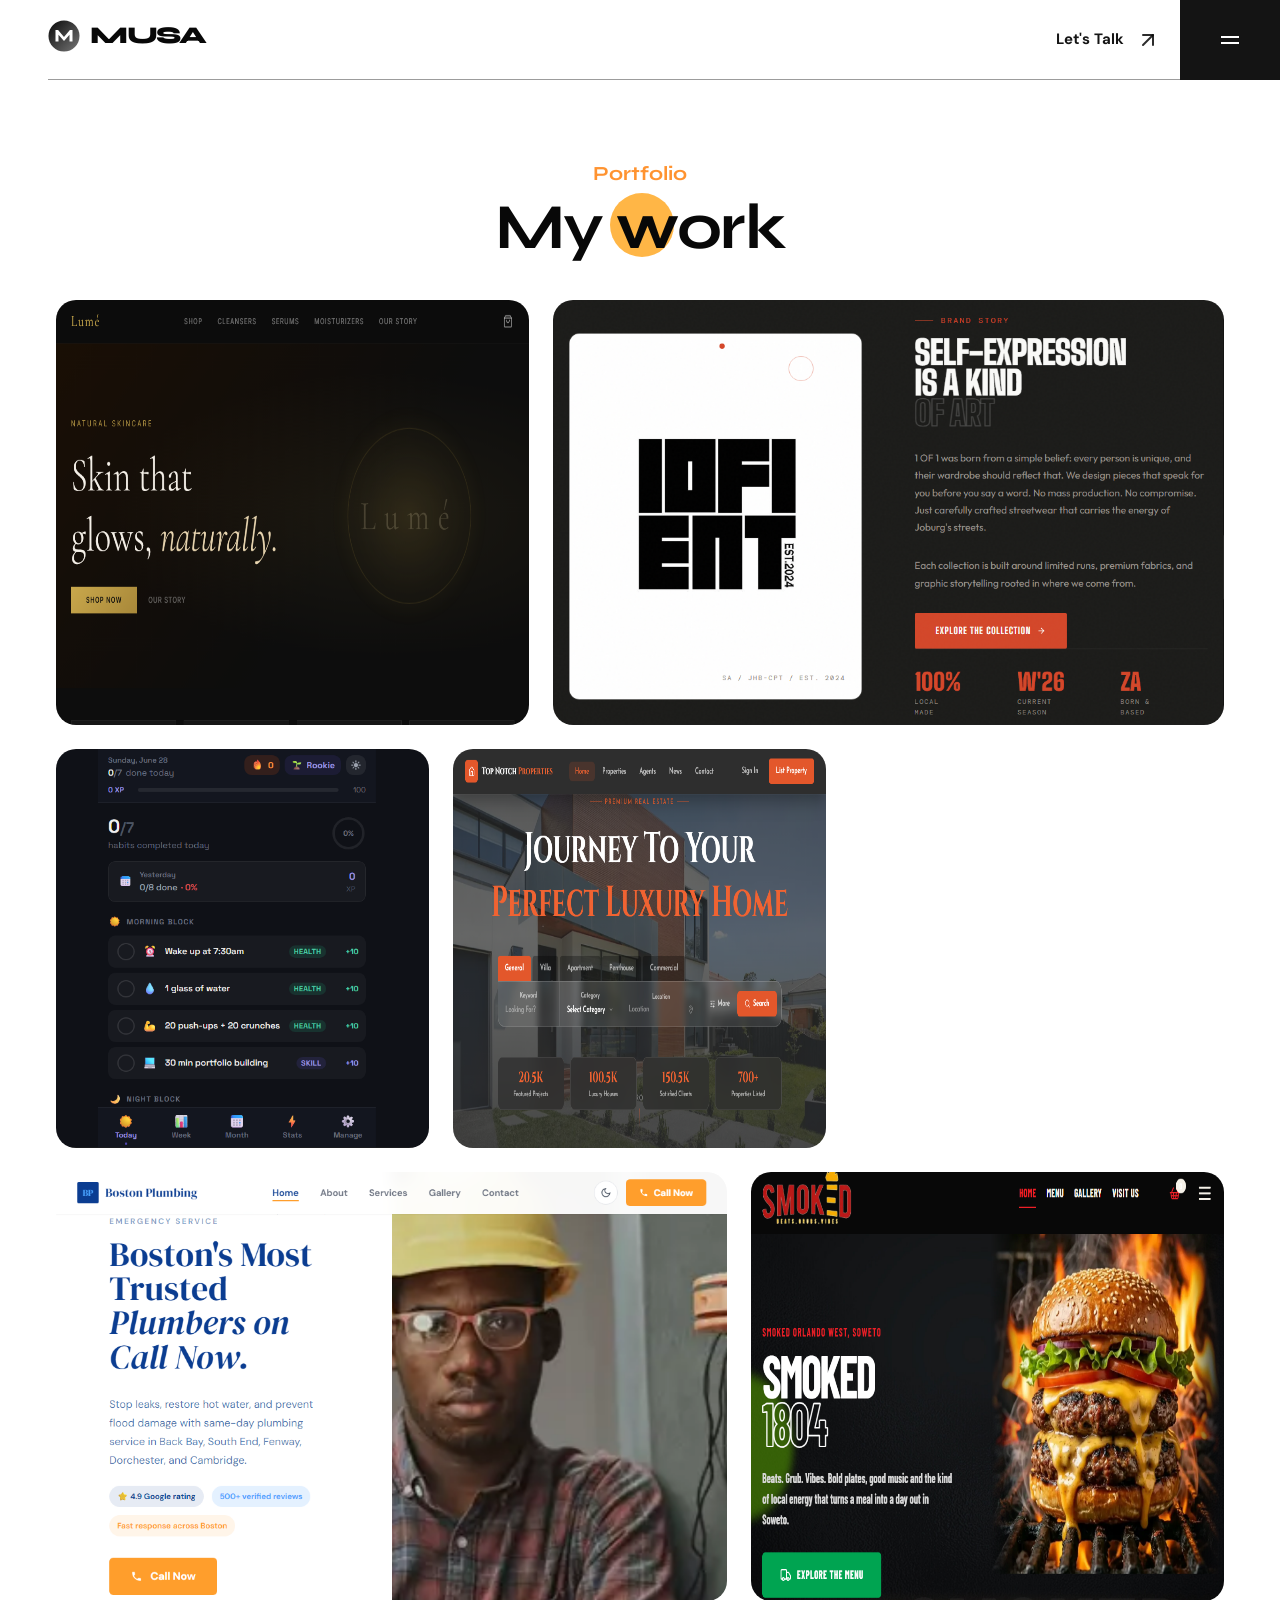
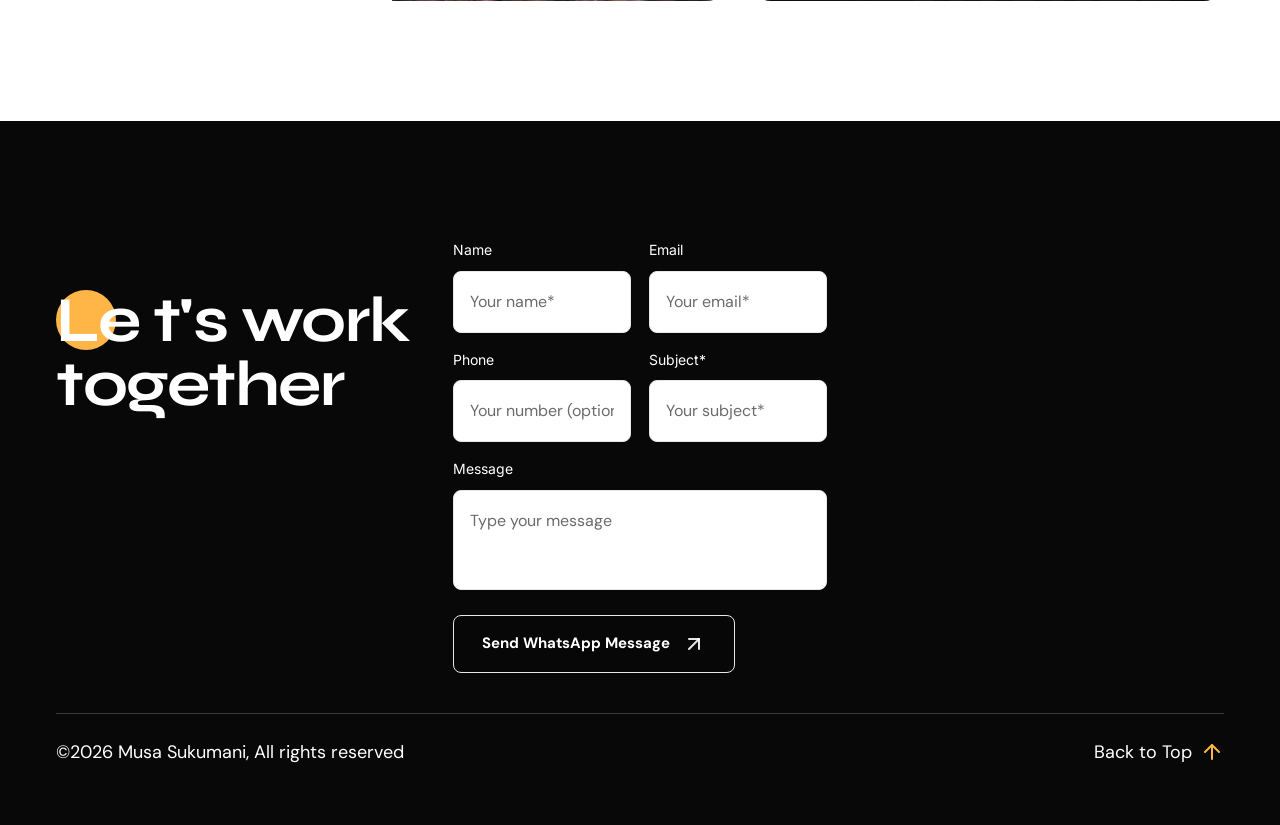
<file: projects.html>
<!DOCTYPE html>
<html class="no-js" lang="en">

<head>
    <meta charset="utf-8" />
    <meta http-equiv="x-ua-compatible" content="ie=edge" />
    <title>Projects - Musa Sukumani</title>
    
    <meta name="description" content="Portfolio of Musa Sukumani, an AI-native frontend developer building intelligent, accessible digital products.">
    <meta name="viewport" content="width=device-width, initial-scale=1, shrink-to-fit=no" />

    <!-- Favicon -->
    <link rel="shortcut icon" type="image/x-icon" href="assets/images/favicon.svg" />

    <!-- CSS (Font, Vendor, Icon, Plugins & Style CSS files) -->

    <!-- Font CSS -->

    <link rel="preconnect" href="https://fonts.googleapis.com">
    <link rel="preconnect" href="https://fonts.gstatic.com" crossorigin>
    <link href="https://fonts.googleapis.com/css2?family=DM+Sans:ital,opsz,wght@0,9..40,100;0,9..40,200;0,9..40,300;0,9..40,400;0,9..40,500;0,9..40,600;0,9..40,700;0,9..40,800;0,9..40,900;0,9..40,1000;1,9..40,100;1,9..40,200;1,9..40,300;1,9..40,400;1,9..40,500;1,9..40,600;1,9..40,700;1,9..40,800;1,9..40,900;1,9..40,1000&family=Inter:wght@100;200;300;400;500;600;700;800;900&family=Poppins:ital,wght@0,100;0,200;0,300;0,400;0,500;0,600;0,700;0,800;0,900;1,100;1,200;1,300;1,400;1,500;1,600;1,700;1,800;1,900&family=Syne:wght@400;500;600;700;800&display=swap" rel="stylesheet">

    <!-- Plugins CSS (All Plugins Files) -->
    <link rel="stylesheet" href="assets/css/plugins/aos.css" />


    <!-- Style CSS -->
    <link rel="stylesheet" href="assets/css/style.css" />

</head>

<body>
    <div class="overflow-x-hidden">
        <!-- Header start -->

        <header id="sticky-header" class="xl:pl-12 bg-white">
            <div class="flex pl-4 xl:pl-0">

                <div class="flex-1 flex items-center justify-between border-b border-black-800 border-opacity-40">

                    <a href="index.html">
                        <span class="brand-wordmark"><img src="assets/images/musa-mark.svg" alt="" width="32" height="32"><span>MUSA</span></span>
                    </a>

                    <!-- Link Start -->
                    <a href="contact.html" class="flex items-center flex-wrap py-[6px] px-3 text-[15px] font-bold text-active leading-none mr-2 transition-all duration-300 hover:text-orange group">Let's
                        Talk
                        <span class="inline-block ml-3 group-hover:animate-arrow-move-up">
        <svg width="24" height="24" viewBox="0 0 24 24" fill="none" xmlns="http://www.w3.org/2000/svg">
          <path d="M7 17L17 7" stroke="currentColor" stroke-opacity="0.9" stroke-width="2" stroke-linecap="round"
            stroke-linejoin="round" />
          <path d="M7 7H17V17" stroke="currentColor" stroke-opacity="0.9" stroke-width="2" stroke-linecap="round"
            stroke-linejoin="round" />
        </svg>
      </span>
                    </a>
                    <!-- Link End -->
                </div>


                <!-- Button Start -->
                <button id="offcanvas-toggle" class="flex-none bg-active flex items-center flex-wrap justify-center py-7 px-[38px] cursor-pointer" type="button" aria-label="Open navigation" aria-controls="offcanvas" aria-expanded="false"><svg width="24" height="24" viewBox="0 0 24 24" fill="none" xmlns="http://www.w3.org/2000/svg">
                            <rect x="3" y="8" width="18" height="2" fill="white" />
                            <rect x="3" y="14" width="18" height="2" fill="white" />
                        </svg></button>
                <!-- Button End -->

            </div>
        </header>


        <!-- offcanvas-menu start -->
        <div id="offcanvas" class="offcanvas right-0 top-0 bottom-0 z-50 transform translate-x-full fixed h-full w-[350px] md:w-[460px] transition-all ease-in-out duration-300 bg-black-800 pl-8 flex flex-wrap flex-col justify-between">
            <!-- close button start -->

            <div>
                <div class="flex flex-wrap justify-between items-center border-b border-border-white mb-[80px]">
                    <a href="index.html">
                        <span class="brand-wordmark brand-wordmark--light"><img src="assets/images/musa-mark.svg" alt="" width="32" height="32"><span>MUSA</span></span>
                    </a>
                    <button id="offcanvas-close" class="offcanvas-close bg-primary py-7 px-[38px]" aria-label="offcanvas">
                        <svg width="24" height="24" viewBox="0 0 24 24" fill="none" xmlns="http://www.w3.org/2000/svg">
                            <path fill-rule="evenodd" clip-rule="evenodd" d="M19.2803 4.71967C19.5732 5.01256 19.5732 5.48744 19.2803 5.78033L5.78033 19.2803C5.48744 19.5732 5.01256 19.5732 4.71967 19.2803C4.42678 18.9874 4.42678 18.5126 4.71967 18.2197L18.2197 4.71967C18.5126 4.42678 18.9874 4.42678 19.2803 4.71967Z" fill="white" />
                            <path fill-rule="evenodd" clip-rule="evenodd" d="M4.71967 4.71967C5.01256 4.42678 5.48744 4.42678 5.78033 4.71967L19.2803 18.2197C19.5732 18.5126 19.5732 18.9874 19.2803 19.2803C18.9874 19.5732 18.5126 19.5732 18.2197 19.2803L4.71967 5.78033C4.42678 5.48744 4.42678 5.01256 4.71967 4.71967Z" fill="white" />
                        </svg>
                    </button>
                </div>

                <!-- close button end -->

                <!-- offcanvas-menu start -->

                <nav class="offcanvas-menu mr-[40px] flex flex-wrap flex-col justify-between">
                    <ul>
                        <li class="border-b border-border-white py-4 group">
                            <a href="index.html" class="text-white text-xl font-bold font-Syne leading-none flex flex-wrap items-center justify-between hover:text-orange transition duration-300">Home
                                <span class="inline-block group-hover:animate-arrow-move-up">
              <svg width="24" height="24" viewBox="0 0 24 24" fill="none" xmlns="http://www.w3.org/2000/svg">
                <path d="M7 17L17 7" stroke="currentColor" stroke-opacity="0.9" stroke-width="2" stroke-linecap="round"
                  stroke-linejoin="round"></path>
                <path d="M7 7H17V17" stroke="currentColor" stroke-opacity="0.9" stroke-width="2" stroke-linecap="round"
                  stroke-linejoin="round"></path>
              </svg>
            </span>
                            </a>
                        </li>
                        <li class="border-b border-border-white py-4 group">
                            <a href="about.html" class="text-white text-xl font-bold font-Syne leading-none flex flex-wrap items-center justify-between hover:text-orange transition duration-300">About
                                <span class="inline-block group-hover:animate-arrow-move-up">
              <svg width="24" height="24" viewBox="0 0 24 24" fill="none" xmlns="http://www.w3.org/2000/svg">
                <path d="M7 17L17 7" stroke="currentColor" stroke-opacity="0.9" stroke-width="2" stroke-linecap="round"
                  stroke-linejoin="round"></path>
                <path d="M7 7H17V17" stroke="currentColor" stroke-opacity="0.9" stroke-width="2" stroke-linecap="round"
                  stroke-linejoin="round"></path>
              </svg>
            </span>
                            </a>

                        </li>
                        <li class="border-b border-border-white py-4 group">
                            <a href="projects.html" class="text-white text-xl font-bold font-Syne leading-none flex flex-wrap items-center justify-between hover:text-orange transition duration-300">Project
                                <span class="inline-block group-hover:animate-arrow-move-up">
              <svg width="24" height="24" viewBox="0 0 24 24" fill="none" xmlns="http://www.w3.org/2000/svg">
                <path d="M7 17L17 7" stroke="currentColor" stroke-opacity="0.9" stroke-width="2" stroke-linecap="round"
                  stroke-linejoin="round"></path>
                <path d="M7 7H17V17" stroke="currentColor" stroke-opacity="0.9" stroke-width="2" stroke-linecap="round"
                  stroke-linejoin="round"></path>
              </svg>
            </span>
                            </a>
                        </li>
                        <li class="border-b border-border-white py-4 group">
                            <a href="project-details.html" class="text-white text-xl font-bold font-Syne leading-none flex flex-wrap items-center justify-between hover:text-orange transition duration-300">Project details
                                <span class="inline-block group-hover:animate-arrow-move-up">
              <svg width="24" height="24" viewBox="0 0 24 24" fill="none" xmlns="http://www.w3.org/2000/svg">
                <path d="M7 17L17 7" stroke="currentColor" stroke-opacity="0.9" stroke-width="2" stroke-linecap="round"
                  stroke-linejoin="round"></path>
                <path d="M7 7H17V17" stroke="currentColor" stroke-opacity="0.9" stroke-width="2" stroke-linecap="round"
                  stroke-linejoin="round"></path>
              </svg>
            </span>
                            </a>
                        </li>

                        <li class="border-b border-border-white py-4 group">
                            <a href="contact.html" class="text-white text-xl font-bold font-Syne leading-none flex flex-wrap items-center justify-between hover:text-orange transition duration-300">Contact
                                <span class="inline-block group-hover:animate-arrow-move-up">
              <svg width="24" height="24" viewBox="0 0 24 24" fill="none" xmlns="http://www.w3.org/2000/svg">
                <path d="M7 17L17 7" stroke="currentColor" stroke-opacity="0.9" stroke-width="2" stroke-linecap="round"
                  stroke-linejoin="round"></path>
                <path d="M7 7H17V17" stroke="currentColor" stroke-opacity="0.9" stroke-width="2" stroke-linecap="round"
                  stroke-linejoin="round"></path>
              </svg>
            </span>
                            </a>
                        </li>

                    </ul>
                </nav>

            </div>


            <nav class="pb-10">
                <ul class="flex flex-wrap gap-x-4 items-center">
                    <li><a href="#" class="text-white transition-all duration-300 hover:text-orange">
                            <svg width="24" height="24" viewBox="0 0 24 24" fill="none" xmlns="http://www.w3.org/2000/svg">
                                <path d="M7.443 5.3501C8.082 5.3501 8.673 5.4001 9.213 5.5481C9.754 5.6471 10.197 5.8451 10.59 6.0921C10.984 6.3401 11.279 6.6861 11.475 7.1311C11.672 7.5761 11.771 8.1211 11.771 8.7141C11.771 9.4071 11.623 10.0001 11.279 10.4451C10.984 10.8911 10.492 11.2861 9.902 11.5831C10.738 11.8311 11.377 12.2761 11.771 12.8701C12.164 13.4631 12.41 14.2051 12.41 15.0461C12.41 15.7391 12.262 16.3321 12.016 16.8271C11.771 17.3221 11.377 17.7671 10.934 18.0641C10.4528 18.3824 9.92083 18.6164 9.361 18.7561C8.771 18.9051 8.181 19.0041 7.591 19.0041H1V5.3501H7.443ZM7.049 10.8901C7.59 10.8901 8.033 10.7421 8.377 10.4951C8.721 10.2481 8.869 9.8021 8.869 9.2581C8.869 8.9611 8.819 8.6651 8.721 8.4671C8.623 8.2691 8.475 8.1201 8.279 7.9721C8.082 7.8731 7.885 7.7741 7.639 7.7251C7.393 7.6751 7.148 7.6751 6.852 7.6751H4V10.8911H7.05L7.049 10.8901ZM7.197 16.7281C7.492 16.7281 7.787 16.6781 8.033 16.6291C8.279 16.5791 8.525 16.4811 8.721 16.3321C8.92138 16.1873 9.08903 16.002 9.213 15.7881C9.311 15.5411 9.41 15.2441 9.41 14.8981C9.41 14.2051 9.213 13.7111 8.82 13.3641C8.426 13.0671 7.885 12.9191 7.246 12.9191H4V16.7291L7.197 16.7281ZM16.689 16.6781C17.082 17.0741 17.672 17.2721 18.459 17.2721C19 17.2721 19.492 17.1241 19.885 16.8771C20.279 16.5801 20.525 16.2831 20.623 15.9871H23.033C22.639 17.1731 22.049 18.0141 21.263 18.5591C20.475 19.0531 19.541 19.3501 18.41 19.3501C17.6864 19.3523 16.9688 19.218 16.295 18.9541C15.6887 18.7267 15.148 18.353 14.721 17.8661C14.2643 17.4107 13.9267 16.8498 13.738 16.2331C13.492 15.5901 13.393 14.8981 13.393 14.1061C13.393 13.3641 13.492 12.6721 13.738 12.0281C13.9749 11.4085 14.3252 10.8384 14.771 10.3471C15.2201 9.88594 15.7543 9.51613 16.344 9.2581C17.0007 8.99416 17.7022 8.85969 18.41 8.8621C19.246 8.8621 19.984 9.0111 20.623 9.3571C21.263 9.7031 21.754 10.0991 22.147 10.6931C22.541 11.2371 22.837 11.8801 23.033 12.5731C23.131 13.2651 23.18 13.9581 23.131 14.7491H16C16 15.5411 16.295 16.2831 16.689 16.6791V16.6781ZM19.787 11.4841C19.443 11.1381 18.902 10.9401 18.262 10.9401C17.82 10.9401 17.475 11.0401 17.18 11.1881C16.885 11.3361 16.689 11.5341 16.492 11.7321C16.311 11.9234 16.1912 12.1643 16.148 12.4241C16.098 12.6721 16.049 12.8701 16.049 13.0671H20.475C20.377 12.3251 20.131 11.8311 19.787 11.4841ZM15.459 6.2901H20.967V7.6261H15.46V6.2901H15.459Z" fill="currentColor" fill-opacity="0.9"></path>
                            </svg>

                        </a></li>
                    <li><a href="#" class="text-white transition-all duration-300 hover:text-orange"><svg width="24" height="24" viewBox="0 0 24 24" fill="none" xmlns="http://www.w3.org/2000/svg">
                                <path d="M6.94043 5.00002C6.94017 5.53046 6.7292 6.03906 6.35394 6.41394C5.97868 6.78883 5.46986 6.99929 4.93943 6.99902C4.409 6.99876 3.90039 6.78779 3.52551 6.41253C3.15062 6.03727 2.94016 5.52846 2.94043 4.99802C2.9407 4.46759 3.15166 3.95899 3.52692 3.5841C3.90218 3.20922 4.411 2.99876 4.94143 2.99902C5.47186 2.99929 5.98047 3.21026 6.35535 3.58552C6.73024 3.96078 6.9407 4.46959 6.94043 5.00002ZM7.00043 8.48002H3.00043V21H7.00043V8.48002ZM13.3204 8.48002H9.34043V21H13.2804V14.43C13.2804 10.77 18.0504 10.43 18.0504 14.43V21H22.0004V13.07C22.0004 6.90002 14.9404 7.13002 13.2804 10.16L13.3204 8.48002Z" fill="currentColor" fill-opacity="0.9"></path>
                            </svg>
                        </a></li>
                    <li><a href="#" class="text-white transition-all duration-300 hover:text-orange"><svg width="24" height="24" viewBox="0 0 24 24" fill="none" xmlns="http://www.w3.org/2000/svg">
                                <path d="M19.989 11.572C19.907 9.99792 19.3596 8.4836 18.416 7.221C18.1285 7.53061 17.8212 7.82123 17.496 8.091C16.4969 8.92086 15.3805 9.5982 14.183 10.101C14.35 10.451 14.503 10.79 14.638 11.11V11.113C14.665 11.174 14.688 11.231 14.732 11.342L14.749 11.382C16.262 11.212 17.858 11.275 19.405 11.485C19.611 11.512 19.805 11.541 19.989 11.572ZM10.604 4.122C11.5786 5.49516 12.4772 6.92062 13.296 8.392C14.519 7.91 15.53 7.302 16.344 6.625C16.674 6.351 16.938 6.093 17.14 5.87C15.701 4.65972 13.8803 3.99733 12 4C11.524 4 11.058 4.042 10.604 4.121V4.122ZM4.253 9.997C4.93423 9.97981 5.61464 9.93878 6.293 9.874C7.93264 9.72734 9.55828 9.4525 11.155 9.052C10.3205 7.60221 9.41956 6.19171 8.455 4.825C7.42472 5.3354 6.51626 6.06141 5.79124 6.95379C5.06623 7.84617 4.54162 8.88404 4.253 9.997ZM5.783 17.035C6.25195 16.3575 6.77894 15.7221 7.358 15.136C8.812 13.646 10.528 12.486 12.514 11.846L12.576 11.828C12.411 11.464 12.256 11.139 12.1 10.833C10.264 11.368 8.33 11.702 6.403 11.875C5.463 11.96 4.62 11.997 4 12.003C3.99815 13.8356 4.62722 15.6128 5.783 17.035ZM15.004 19.415C14.6184 17.4703 14.0725 15.5607 13.372 13.706C11.372 14.433 9.776 15.496 8.543 16.764C8.0454 17.2664 7.60382 17.8213 7.226 18.419C8.60481 19.4478 10.2797 20.0025 12 20C13.0299 20.0015 14.0504 19.8035 15.005 19.417L15.004 19.415ZM16.878 18.34C18.4393 17.1398 19.5028 15.4057 19.865 13.47C19.525 13.385 19.094 13.3 18.62 13.234C17.5661 13.0823 16.4968 13.0712 15.44 13.201C16.035 14.8799 16.5154 16.5961 16.878 18.34ZM12 22C6.477 22 2 17.523 2 12C2 6.477 6.477 2 12 2C17.523 2 22 6.477 22 12C22 17.523 17.523 22 12 22Z" fill="currentColor" fill-opacity="0.9"></path>
                            </svg>
                        </a></li>
                    <li><a href="#" class="text-white transition-all duration-300 hover:text-orange"><svg width="24" height="24" viewBox="0 0 24 24" fill="none" xmlns="http://www.w3.org/2000/svg">
                                <path d="M12.001 2C6.47598 2 2.00098 6.475 2.00098 12C1.99977 14.0992 2.65958 16.1454 3.88679 17.8484C5.114 19.5515 6.84631 20.8249 8.83798 21.488C9.33798 21.575 9.52598 21.275 9.52598 21.012C9.52598 20.775 9.51298 19.988 9.51298 19.15C7.00098 19.613 6.35098 18.538 6.15098 17.975C6.03798 17.687 5.55098 16.8 5.12598 16.562C4.77598 16.375 4.27598 15.912 5.11298 15.9C5.90098 15.887 6.46298 16.625 6.65098 16.925C7.55098 18.437 8.98798 18.012 9.56298 17.75C9.65098 17.1 9.91298 16.663 10.201 16.413C7.97598 16.163 5.65098 15.3 5.65098 11.475C5.65098 10.387 6.03798 9.488 6.67598 8.788C6.57598 8.538 6.22598 7.513 6.77598 6.138C6.77598 6.138 7.61298 5.875 9.52598 7.162C10.3401 6.9364 11.1812 6.82302 12.026 6.825C12.876 6.825 13.726 6.937 14.526 7.162C16.439 5.862 17.276 6.138 17.276 6.138C17.826 7.513 17.476 8.538 17.376 8.788C18.013 9.488 18.401 10.375 18.401 11.475C18.401 15.313 16.064 16.163 13.839 16.413C14.201 16.725 14.514 17.325 14.514 18.263C14.514 19.6 14.501 20.675 14.501 21.013C14.501 21.275 14.689 21.587 15.189 21.487C17.1738 20.8166 18.8985 19.5408 20.1203 17.8389C21.3421 16.1371 21.9995 14.095 22 12C22 6.475 17.525 2 12 2H12.001Z" fill="currentColor" fill-opacity="0.9"></path>
                            </svg>
                        </a></li>

                </ul>
            </nav>
        </div>
        <!-- offcanvas-menu end -->

        <!-- Header end -->


        <!-- Portfolio Section Start -->
        <section class="bg-white pt-20 pb-[120px]">
            <div class="container mx-auto">
                <div class="grid grid-cols-12 gap-6">
                    <div class="col-span-12" data-aos="flip-down" data-aos-delay="400">
                        <div class="font-bold font-Syne text-center leading-none flex flex-wrap flex-col gap-y-2 mb-10">
                            <span class="text-orange text-xl">Portfolio</span>
                            <h3 class="text-black-800 text-4xl lg:text-5xl xl:text-[64px] tracking-[-1.5px]">
                                My <span
                                    class="relative z-[1] before:rounded-full before:bg-primary before:block before:absolute before:top-[4px] before:left-[-6px] before:-z-[1] before:w-[36px] lg:before:w-[48px] xl:before:w-[64px] before:h-[36px] lg:before:h-[48px] xl:before:h-[64px]">w</span>ork
                            </h3>
                        </div>
                    </div>
                </div>

                <div class="grid grid-cols-12 gap-6">
                    <div class="col-span-12 md:col-span-6 lg:col-span-5" data-aos="flip-down" data-aos-delay="600">
                        <div class="overflow-hidden relative rounded-[20px] group before:absolute before:left-0 before:right-0 before:contents before:bg-black-600 before:w-full before:h-full before:opacity-0 hover:before:opacity-80 before:transition-opacity before:duration-300 h-full">
                            <img class="w-full h-full" src="assets/images/projects/lume-home-screenshot.png" alt="Lume E-commerce site homepage screenshot">
                            <div class="absolute bottom-[-150px] left-6 right-6 transition-all duration-300 group-hover:bottom-6">
                                <div class="flex flex-wrap items-center justify-between text-white hover:text-orange group">
                                    <h4 class="font-bold font-Syne text-center leading-10 text-[17px] sm:text-[20px] xl:text-[24px] 2xl:text-[28px] capitalize peer">
                                        <a class="transition-all" href="Lume E-commerce site-project-details.html">Lume E-commerce site</a>
                                    </h4>
                                    <a href="Lume E-commerce site-project-details.html" class="peer-hover:animate-arrow-move-up">
                                        <svg width="40" height="40" viewBox="0 0 40 40" fill="none" xmlns="http://www.w3.org/2000/svg">
                                            <path fill-rule="evenodd" clip-rule="evenodd" d="M30.8839 9.11612C31.372 9.60427 31.372 10.3957 30.8839 10.8839L10.8839 30.8839C10.3957 31.372 9.60427 31.372 9.11612 30.8839C8.62796 30.3957 8.62796 29.6043 9.11612 29.1161L29.1161 9.11612C29.6043 8.62796 30.3957 8.62796 30.8839 9.11612Z" fill="currentColor" fill-opacity="0.9" />
                                            <path fill-rule="evenodd" clip-rule="evenodd" d="M12.5 10C12.5 9.30964 13.0596 8.75 13.75 8.75H30C30.6904 8.75 31.25 9.30964 31.25 10V26.25C31.25 26.9404 30.6904 27.5 30 27.5C29.3096 27.5 28.75 26.9404 28.75 26.25V11.25H13.75C13.0596 11.25 12.5 10.6904 12.5 10Z" fill="currentColor" fill-opacity="0.9" />
                                        </svg>

                                    </a>
                                </div>
                            </div>
                        </div>
                    </div>
                    <div class="col-span-12 md:col-span-6 lg:col-span-7" data-aos="flip-down" data-aos-delay="800">
                        <div class="overflow-hidden relative rounded-[20px] group before:absolute before:left-0 before:right-0 before:contents before:bg-black-600 before:w-full before:h-full before:opacity-0 hover:before:opacity-80 before:transition-opacity before:duration-300 h-full">
                            <img class="w-full h-full" src="assets/images/projects/one-of-one-streetwear-home-screenshot.png" alt="1 of 1 streetwear homepage screenshot">
                            <div class="absolute bottom-[-150px] left-6 right-6 transition-all duration-300 group-hover:bottom-6">
                                <div class="flex flex-wrap items-center justify-between text-white hover:text-orange">
                                    <h4 class="font-bold font-Syne text-center leading-10 text-[17px] sm:text-[20px] xl:text-[24px] 2xl:text-[28px] capitalize peer">
                                        <a class="transition-all" href="1 of 1 streetwear-project-details.html">1 of 1 streetwear</a>
                                    </h4>
                                    <a href="1 of 1 streetwear-project-details.html" class="peer-hover:animate-arrow-move-up">
                                        <svg width="40" height="40" viewBox="0 0 40 40" fill="none" xmlns="http://www.w3.org/2000/svg">
                                            <path fill-rule="evenodd" clip-rule="evenodd" d="M30.8839 9.11612C31.372 9.60427 31.372 10.3957 30.8839 10.8839L10.8839 30.8839C10.3957 31.372 9.60427 31.372 9.11612 30.8839C8.62796 30.3957 8.62796 29.6043 9.11612 29.1161L29.1161 9.11612C29.6043 8.62796 30.3957 8.62796 30.8839 9.11612Z" fill="currentColor" fill-opacity="0.9" />
                                            <path fill-rule="evenodd" clip-rule="evenodd" d="M12.5 10C12.5 9.30964 13.0596 8.75 13.75 8.75H30C30.6904 8.75 31.25 9.30964 31.25 10V26.25C31.25 26.9404 30.6904 27.5 30 27.5C29.3096 27.5 28.75 26.9404 28.75 26.25V11.25H13.75C13.0596 11.25 12.5 10.6904 12.5 10Z" fill="currentColor" fill-opacity="0.9" />
                                        </svg>

                                    </a>
                                </div>
                            </div>
                        </div>
                    </div>
                    <div class="col-span-12 md:col-span-6 lg:col-span-4" data-aos="flip-down" data-aos-delay="1200">
                        <div class="overflow-hidden relative rounded-[20px] group before:absolute before:left-0 before:right-0 before:contents before:bg-black-600 before:w-full before:h-full before:opacity-0 hover:before:opacity-80 before:transition-opacity before:duration-300 h-full">
                            <img class="w-full h-full" src="assets/images/projects/habit-tracker.png" alt="Habit Tracker screenshot">
                            <div class="absolute bottom-[-150px] left-6 right-6 transition-all duration-300 group-hover:bottom-6">
                                <div class="flex flex-wrap items-center justify-between text-white hover:text-orange">
                                    <h4 class="font-bold font-Syne text-center leading-10 text-[17px] sm:text-[20px] xl:text-[24px] 2xl:text-[28px] capitalize peer">
                                        <a class="transition-all" href="Habit Tracker-project-details.html">Habit Tracker</a>
                                    </h4>
                                    <a href="Habit Tracker-project-details.html" class="peer-hover:animate-arrow-move-up">
                                        <svg width="40" height="40" viewBox="0 0 40 40" fill="none" xmlns="http://www.w3.org/2000/svg">
                                            <path fill-rule="evenodd" clip-rule="evenodd" d="M30.8839 9.11612C31.372 9.60427 31.372 10.3957 30.8839 10.8839L10.8839 30.8839C10.3957 31.372 9.60427 31.372 9.11612 30.8839C8.62796 30.3957 8.62796 29.6043 9.11612 29.1161L29.1161 9.11612C29.6043 8.62796 30.3957 8.62796 30.8839 9.11612Z" fill="currentColor" fill-opacity="0.9" />
                                            <path fill-rule="evenodd" clip-rule="evenodd" d="M12.5 10C12.5 9.30964 13.0596 8.75 13.75 8.75H30C30.6904 8.75 31.25 9.30964 31.25 10V26.25C31.25 26.9404 30.6904 27.5 30 27.5C29.3096 27.5 28.75 26.9404 28.75 26.25V11.25H13.75C13.0596 11.25 12.5 10.6904 12.5 10Z" fill="currentColor" fill-opacity="0.9" />
                                        </svg>

                                    </a>
                                </div>
                            </div>
                        </div>
                    </div>
                    <div class="col-span-12 md:col-span-6 lg:col-span-4" data-aos="flip-down" data-aos-delay="1400">
                        <div class="overflow-hidden relative rounded-[20px] group before:absolute before:left-0 before:right-0 before:contents before:bg-black-600 before:w-full before:h-full before:opacity-0 hover:before:opacity-80 before:transition-opacity before:duration-300 h-full">
                            <img class="w-full h-full" src="assets/images/projects/top-notch-properties.png" alt="Top Notch Properties homepage screenshot">
                            <div class="absolute bottom-[-150px] left-6 right-6 transition-all duration-300 group-hover:bottom-6">
                                <div class="flex flex-wrap items-center justify-between text-white hover:text-orange">
                                    <h4 class="font-bold font-Syne text-center leading-10 text-[17px] sm:text-[20px] xl:text-[24px] 2xl:text-[28px] capitalize peer">
                                        <a class="transition-all" href="Top Notch Properties-project-details.html">Top Notch Properties</a>
                                    </h4>
                                    <a href="Top Notch Properties-project-details.html" class="peer-hover:animate-arrow-move-up">
                                        <svg width="40" height="40" viewBox="0 0 40 40" fill="none" xmlns="http://www.w3.org/2000/svg">
                                            <path fill-rule="evenodd" clip-rule="evenodd" d="M30.8839 9.11612C31.372 9.60427 31.372 10.3957 30.8839 10.8839L10.8839 30.8839C10.3957 31.372 9.60427 31.372 9.11612 30.8839C8.62796 30.3957 8.62796 29.6043 9.11612 29.1161L29.1161 9.11612C29.6043 8.62796 30.3957 8.62796 30.8839 9.11612Z" fill="currentColor" fill-opacity="0.9" />
                                            <path fill-rule="evenodd" clip-rule="evenodd" d="M12.5 10C12.5 9.30964 13.0596 8.75 13.75 8.75H30C30.6904 8.75 31.25 9.30964 31.25 10V26.25C31.25 26.9404 30.6904 27.5 30 27.5C29.3096 27.5 28.75 26.9404 28.75 26.25V11.25H13.75C13.0596 11.25 12.5 10.6904 12.5 10Z" fill="currentColor" fill-opacity="0.9" />
                                        </svg>

                                    </a>
                                </div>
                            </div>
                        </div>
                    </div>
                    <div class="col-span-12 md:col-span-6 lg:col-span-7" data-aos="flip-down">
                        <div class="overflow-hidden relative rounded-[20px] group before:absolute before:left-0 before:right-0 before:contents before:bg-black-600 before:w-full before:h-full before:opacity-0 hover:before:opacity-80 before:transition-opacity before:duration-300 h-full">
                            <img class="w-full h-full" src="assets/images/projects/boston-plumbing.png" alt="Boston Plumbing screenshot">
                            <div class="absolute bottom-[-150px] left-6 right-6 transition-all duration-300 group-hover:bottom-6">
                                <div class="flex flex-wrap items-center justify-between text-white hover:text-orange">
                                    <h4 class="font-bold font-Syne text-center leading-10 text-[17px] sm:text-[20px] xl:text-[24px] 2xl:text-[28px] capitalize peer">
                                        <a class="transition-all" href="Boston Plumbing-project-details.html">Boston Plumbing</a>
                                    </h4>
                                    <a href="Boston Plumbing-project-details.html" class="peer-hover:animate-arrow-move-up">
                                        <svg width="40" height="40" viewBox="0 0 40 40" fill="none" xmlns="http://www.w3.org/2000/svg">
                                            <path fill-rule="evenodd" clip-rule="evenodd" d="M30.8839 9.11612C31.372 9.60427 31.372 10.3957 30.8839 10.8839L10.8839 30.8839C10.3957 31.372 9.60427 31.372 9.11612 30.8839C8.62796 30.3957 8.62796 29.6043 9.11612 29.1161L29.1161 9.11612C29.6043 8.62796 30.3957 8.62796 30.8839 9.11612Z" fill="currentColor" fill-opacity="0.9" />
                                            <path fill-rule="evenodd" clip-rule="evenodd" d="M12.5 10C12.5 9.30964 13.0596 8.75 13.75 8.75H30C30.6904 8.75 31.25 9.30964 31.25 10V26.25C31.25 26.9404 30.6904 27.5 30 27.5C29.3096 27.5 28.75 26.9404 28.75 26.25V11.25H13.75C13.0596 11.25 12.5 10.6904 12.5 10Z" fill="currentColor" fill-opacity="0.9" />
                                        </svg>

                                    </a>
                                </div>
                            </div>
                        </div>
                    </div>
                    <div class="col-span-12 md:col-span-6 lg:col-span-5" data-aos="flip-down" data-aos-delay="300">
                        <div class="overflow-hidden relative rounded-[20px] group before:absolute before:left-0 before:right-0 before:contents before:bg-black-600 before:w-full before:h-full before:opacity-0 hover:before:opacity-80 before:transition-opacity before:duration-300 h-full">
                            <img class="w-full h-full" src="assets/images/projects/smoked-restaurant.png" alt="Smoked Restaurant screenshot">
                            <div class="absolute bottom-[-150px] left-6 right-6 transition-all duration-300 group-hover:bottom-6">
                                <div class="flex flex-wrap items-center justify-between text-white hover:text-orange">
                                    <h4 class="font-bold font-Syne text-center leading-10 text-[17px] sm:text-[20px] xl:text-[24px] 2xl:text-[28px] capitalize peer">
                                        <a class="transition-all" href="Smoked Restaurant-project-details.html">Smoked Restaurant</a>
                                    </h4>
                                    <a href="Smoked Restaurant-project-details.html" class="peer-hover:animate-arrow-move-up">
                                        <svg width="40" height="40" viewBox="0 0 40 40" fill="none" xmlns="http://www.w3.org/2000/svg">
                                            <path fill-rule="evenodd" clip-rule="evenodd" d="M30.8839 9.11612C31.372 9.60427 31.372 10.3957 30.8839 10.8839L10.8839 30.8839C10.3957 31.372 9.60427 31.372 9.11612 30.8839C8.62796 30.3957 8.62796 29.6043 9.11612 29.1161L29.1161 9.11612C29.6043 8.62796 30.3957 8.62796 30.8839 9.11612Z" fill="currentColor" fill-opacity="0.9" />
                                            <path fill-rule="evenodd" clip-rule="evenodd" d="M12.5 10C12.5 9.30964 13.0596 8.75 13.75 8.75H30C30.6904 8.75 31.25 9.30964 31.25 10V26.25C31.25 26.9404 30.6904 27.5 30 27.5C29.3096 27.5 28.75 26.9404 28.75 26.25V11.25H13.75C13.0596 11.25 12.5 10.6904 12.5 10Z" fill="currentColor" fill-opacity="0.9" />
                                        </svg>

                                    </a>
                                </div>
                            </div>
                        </div>
                    </div>

                </div>
            </div>
        </section>
        <!-- Portfolio Section End -->


        <!-- Footer Start -->
        <footer class="footer bg-black-800 pt-[80px] lg:pt-[100px] xl:pt-[120px] pb-[60px]">
            <div class="container">
                <div class="overflow-x-hidden" data-aos="flip-down">
                    <div class="grid md:grid-cols-2 lg:grid-cols-3 gap-5 lg:gap-6">
                        <div class="pt-12">
                            <h3 class="text-white font-Syne font-bold text-4xl lg:text-5xl xl:text-[64px] tracking-[-1.5px]"><span
                    class="relative z-[1] before:rounded-full before:bg-primary before:block before:absolute before:top-[8px] before:left-[0] before:-z-[1] before:w-[36px] lg:before:w-[48px] xl:before:w-[60px] before:h-[36px] lg:before:h-[48px] xl:before:h-[60px]">Le</span>
                                t's work together</h3>
                        </div>
                        <div class="lg:col-span-2">
                            <form class="footer-whatsapp-form grid grid-cols-12 gap-[18px]" action="https://wa.me/27836329886" method="get">
                                <div class="col-span-12 md:col-span-6">
                                    <label class="text-sm font-normal font-Inter leading-tight mb-3 block text-white" for="footer-name">Name</label>
                                    <input id="footer-name" class="font-normal w-full leading-7 placeholder:opacity-100 placeholder:text-black-text-600 border border-white border-opacity-30 rounded-[8px] p-4 focus:border-primary focus:outline-none" type="text" required autocomplete="name" placeholder="Your name*" name="name">
                                </div>
                                <div class="col-span-12 md:col-span-6">
                                    <label class="text-sm font-normal font-Inter leading-tight mb-3 block text-white" for="footer-email">Email</label>
                                    <input id="footer-email" class="font-normal w-full leading-7 placeholder:opacity-100 placeholder:text-black-text-600 border border-white border-opacity-30 rounded-[8px] p-4 focus:border-primary focus:outline-none" type="email" required autocomplete="email" placeholder="Your email*" name="email">
                                </div>
                                <div class="col-span-12 md:col-span-6">
                                    <label class="text-sm font-normal font-Inter leading-tight mb-3 block text-white" for="footer-phone">Phone</label>
                                    <input id="footer-phone" class="font-normal w-full leading-7 placeholder:opacity-100 placeholder:text-black-text-600 border border-white border-opacity-30 rounded-[8px] p-4 focus:border-primary focus:outline-none" type="tel" autocomplete="tel" placeholder="Your number (optional)" name="phone">
                                </div>
                                <div class="col-span-12 md:col-span-6">
                                    <label class="text-sm font-normal font-Inter leading-tight mb-3 block text-white" for="footer-subject">Subject*</label>
                                    <input id="footer-subject" class="font-normal w-full leading-7 placeholder:opacity-100 placeholder:text-black-text-600 border border-white border-opacity-30 rounded-[8px] p-4 focus:border-primary focus:outline-none" type="text" required placeholder="Your subject*" name="subject">
                                </div>
                                <div class="col-span-12">
                                    <label class="text-sm font-normal font-Inter leading-tight mb-3 block text-white" for="footer-message">Message</label>
                                    <textarea class="h-[100px] font-normal w-full leading-7 placeholder:opacity-100 placeholder:text-black-text-600 border border-white border-opacity-30 rounded-[8px] p-4 focus:border-primary focus:outline-none resize-none" name="message" id="footer-message" cols="30" rows="10" required placeholder="Type your message"></textarea>
                                </div>
                                <div class="col-span-12">
                                    <button class="flex items-center flex-wrap btn-primary group" type="submit">Send WhatsApp Message
                                        <span class="inline-block ml-3 group-hover:animate-arrow-move-up">
                                            <svg width="24" height="24" viewBox="0 0 24 24" fill="none" xmlns="http://www.w3.org/2000/svg">
                                                <path d="M7 17L17 7" stroke="currentColor" stroke-opacity="0.9" stroke-width="2" stroke-linecap="round" stroke-linejoin="round" />
                                                <path d="M7 7H17V17" stroke="currentColor" stroke-opacity="0.9" stroke-width="2" stroke-linecap="round" stroke-linejoin="round" />
                                            </svg>
                                        </span>
                                    </button>
                                    <p class="form-message mt-3 text-white"></p>
                                </div>
                            </form>
                        </div>
                    </div>


                    <div class="border-t border-border-white pt-6 ">
                        <div class="grid grid-cols-12">

                            <div class="col-span-12 sm:col-span-8 order-last sm:order-first">
                                <p class="text-white text-lg font-normal font-sans leading-7">&copy;2026 Musa Sukumani, All rights reserved
                                </p>
                            </div>
                            <div class="col-span-12 sm:col-span-4 order-first sm:order-last">
                                <div class="flex justify-end mb-2 sm:mb-0">
                                    <a id="scrollUp" class="flex flex-wrap items-center gap-2 group" href="#" aria-label="scroll up">
                                        <span
                            class="text-white text-lg font-normal font-sans leading-7 transition-all group-hover:text-orange">Back
                            to
                            Top</span>
                                        <svg width="24" height="24" viewBox="0 0 24 24" fill="none" xmlns="http://www.w3.org/2000/svg">
                                            <path d="M12 19V5" stroke="#FFB646" stroke-width="2" stroke-linecap="round" stroke-linejoin="round" />
                                            <path d="M19 12L12 5L5 12" stroke="#FFB646" stroke-width="2" stroke-linecap="round" stroke-linejoin="round" />
                                        </svg>

                                    </a>
                                </div>
                            </div>
                        </div>
                    </div>


                </div>
            </div>
        </footer>
        <!-- Footer End -->
    </div>



    <!-- Vendors JS -->
    <script src="assets/js/vendor/modernizr-3.11.7.min.js"></script>
    <script src="assets/js/vendor/jquery-3.6.0.min.js"></script>
    <script src="assets/js/vendor/jquery-migrate-3.3.2.min.js"></script>
    <!-- Plugins JS -->
    <script src="assets/js/plugins/aos.js">
    </script>



    <!-- Activation JS -->
    <script src="assets/js/main.js"></script>

</body>

</html>
</file>
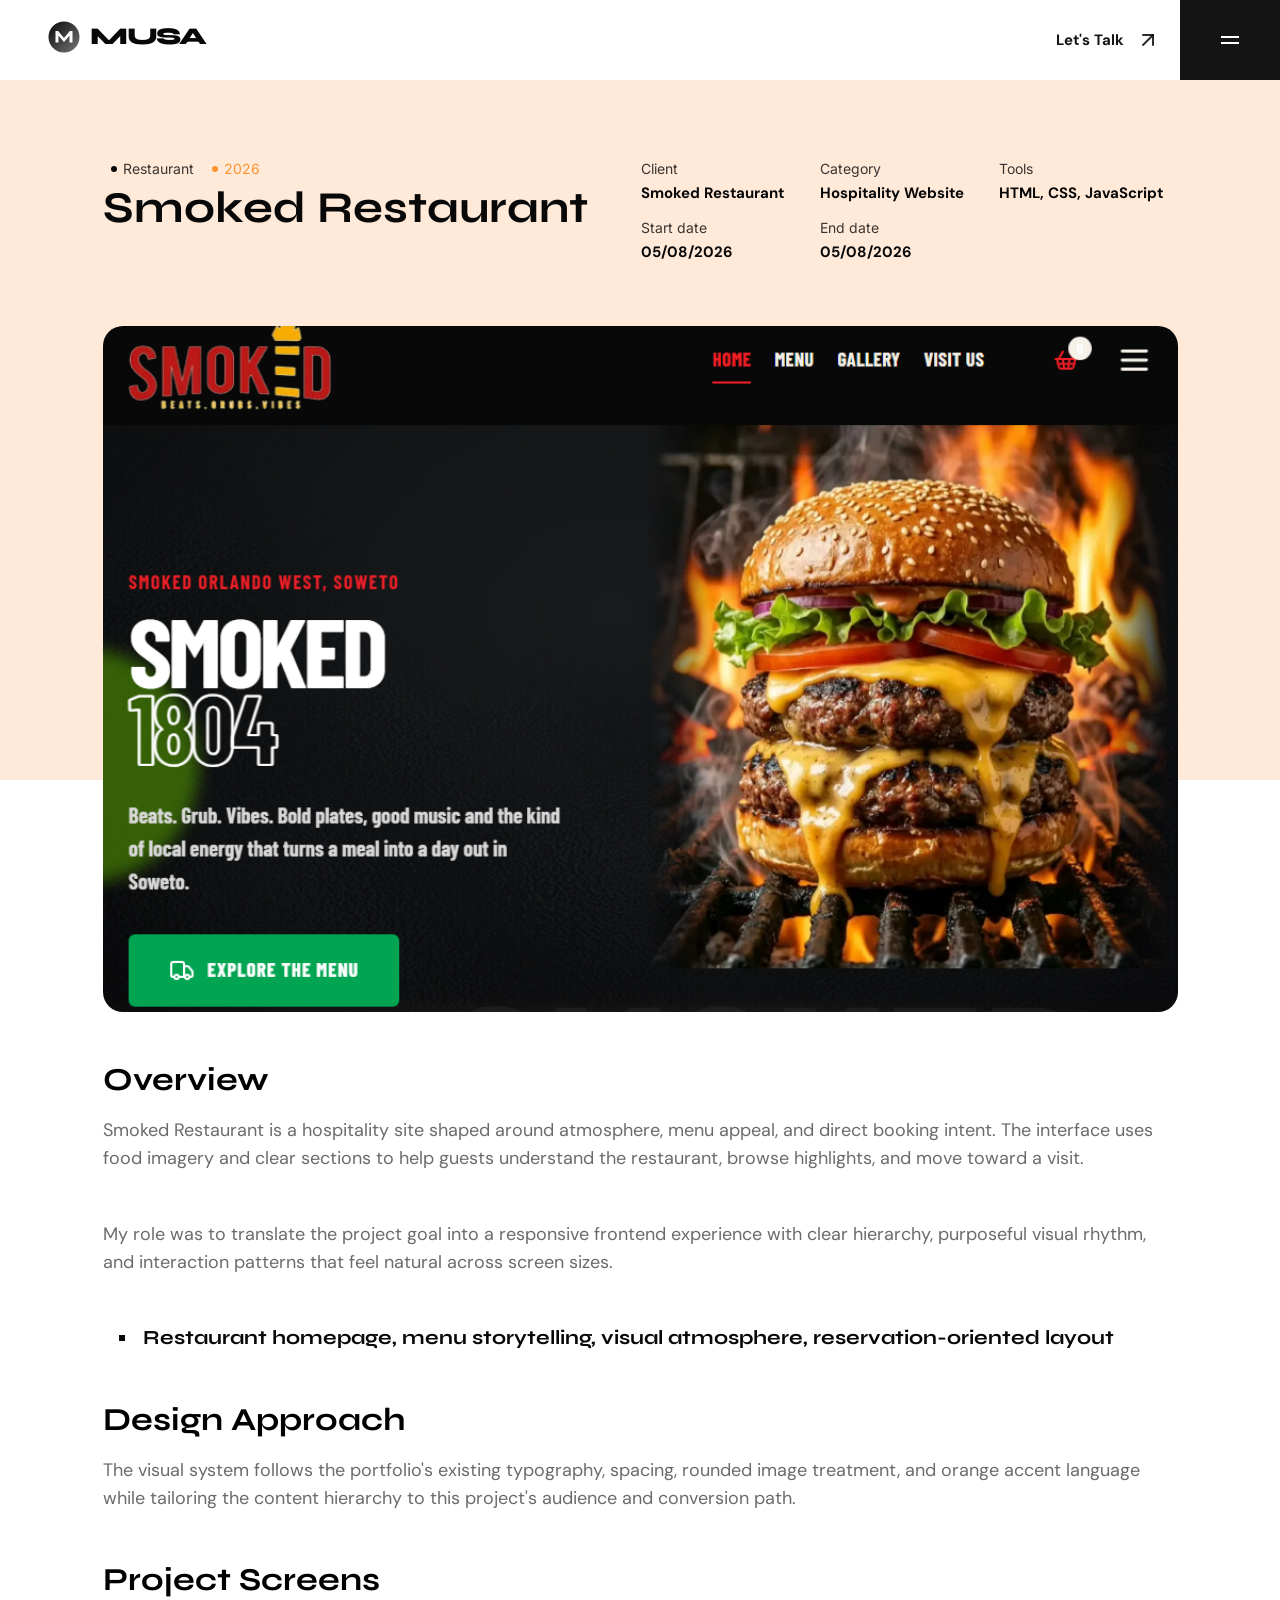
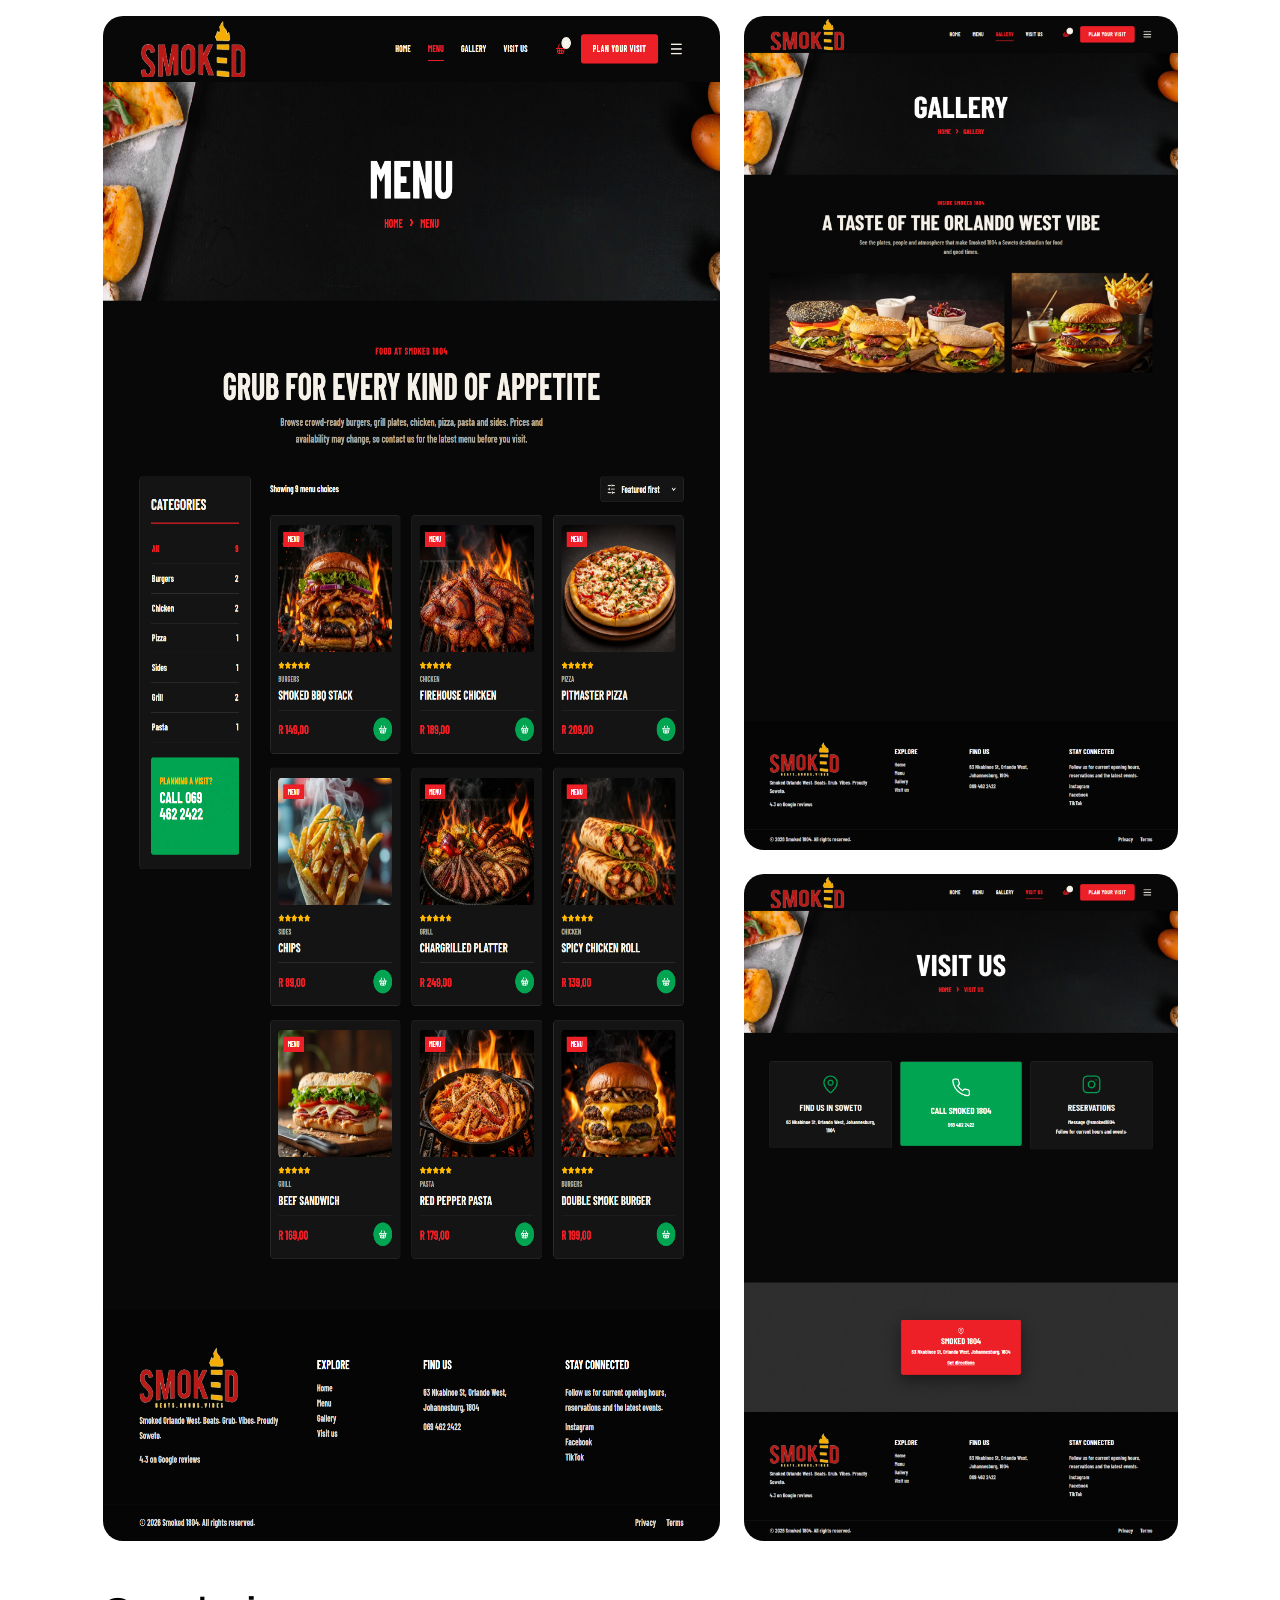
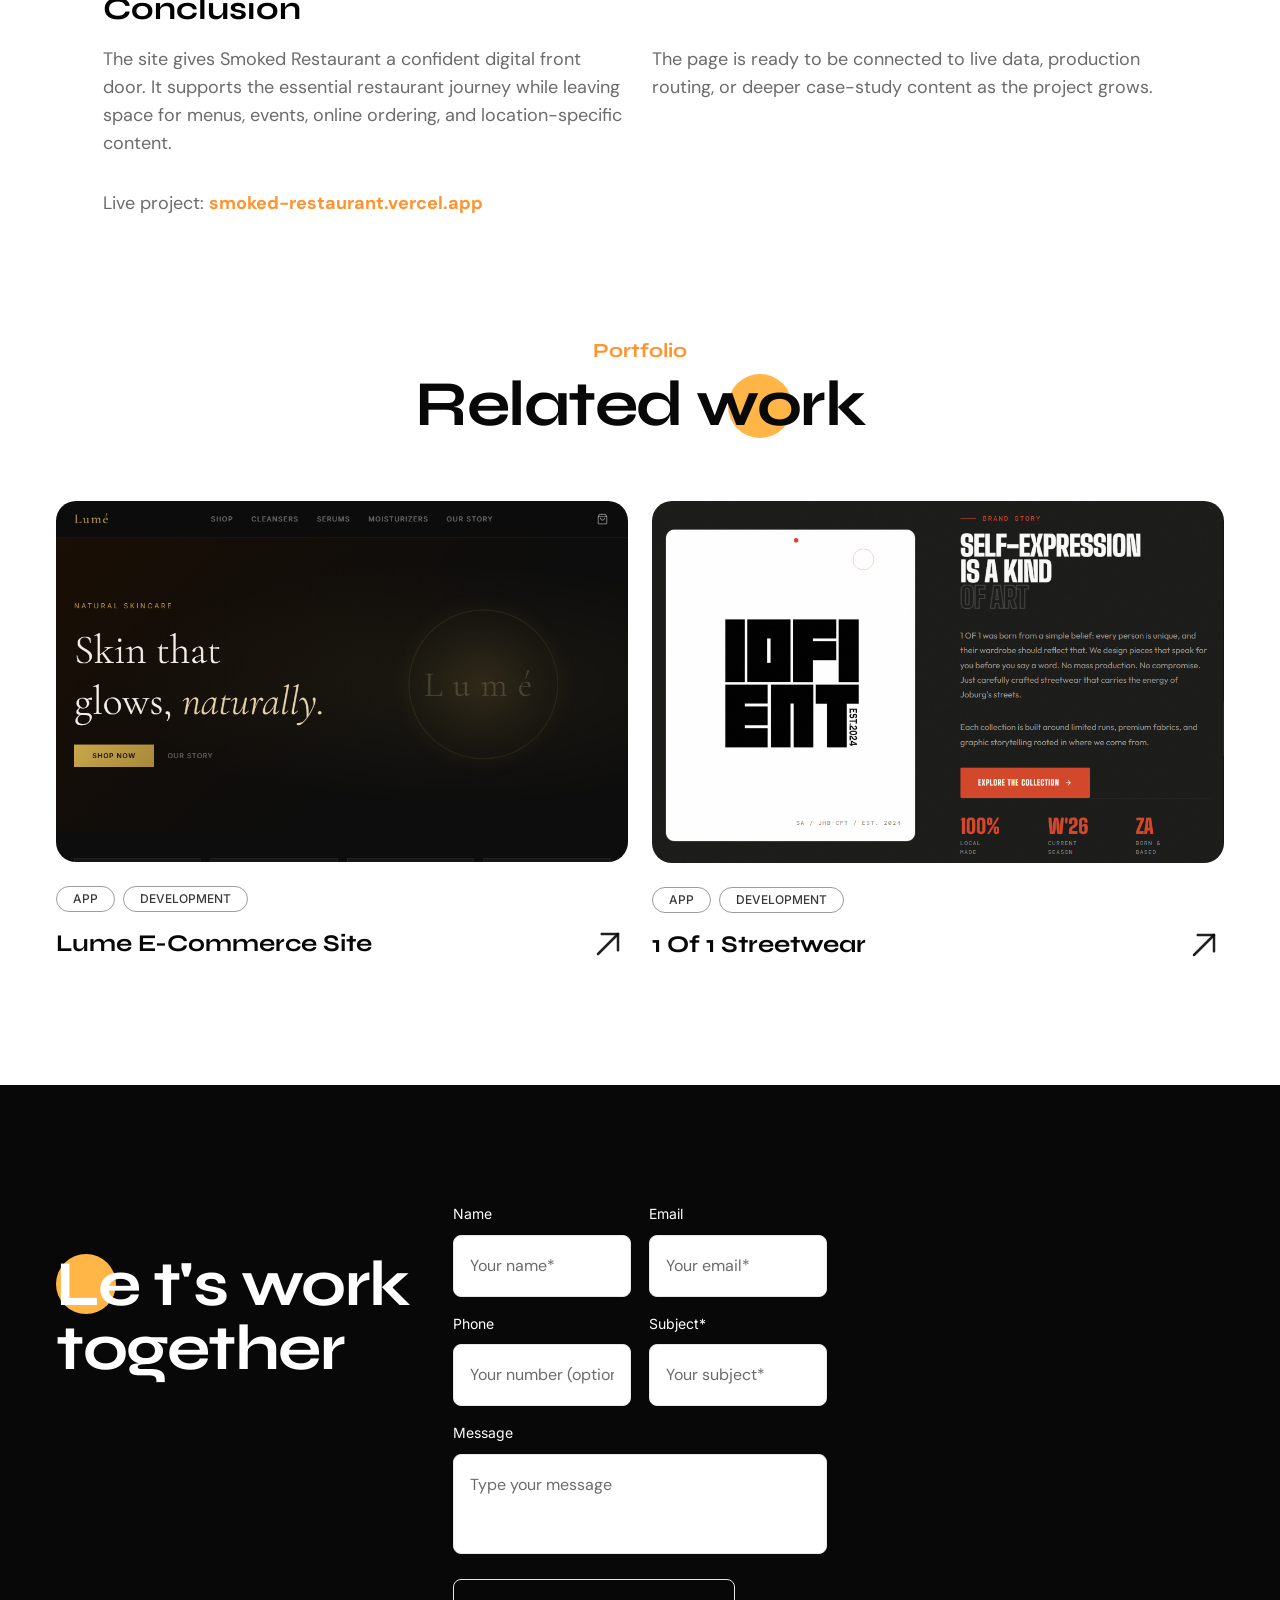
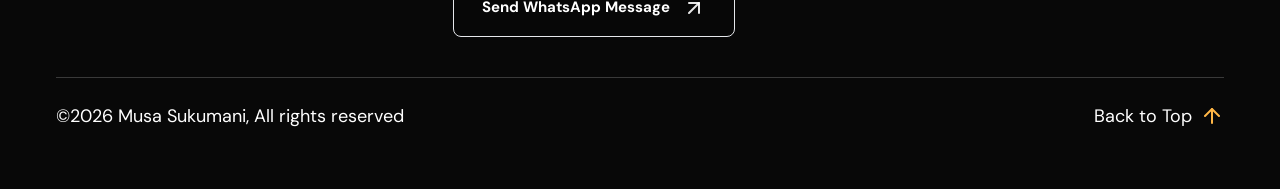
<file: Smoked Restaurant-project-details.html>
<!DOCTYPE html>
<html class="no-js" lang="en">

<head>
    <meta charset="utf-8" />
    <meta http-equiv="x-ua-compatible" content="ie=edge" />
    <title>Smoked Restaurant Project Details - Musa Sukumani</title>
    
    <meta name="description" content="Portfolio of Musa Sukumani, an AI-native frontend developer building intelligent, accessible digital products.">
    <meta name="viewport" content="width=device-width, initial-scale=1, shrink-to-fit=no" />

    <!-- Favicon -->
    <link rel="shortcut icon" type="image/x-icon" href="assets/images/favicon.svg" />

    <!-- CSS (Font, Vendor, Icon, Plugins & Style CSS files) -->

    <!-- Font CSS -->

    <link rel="preconnect" href="https://fonts.googleapis.com">
    <link rel="preconnect" href="https://fonts.gstatic.com" crossorigin>
    <link href="https://fonts.googleapis.com/css2?family=DM+Sans:ital,opsz,wght@0,9..40,100;0,9..40,200;0,9..40,300;0,9..40,400;0,9..40,500;0,9..40,600;0,9..40,700;0,9..40,800;0,9..40,900;0,9..40,1000;1,9..40,100;1,9..40,200;1,9..40,300;1,9..40,400;1,9..40,500;1,9..40,600;1,9..40,700;1,9..40,800;1,9..40,900;1,9..40,1000&family=Inter:wght@100;200;300;400;500;600;700;800;900&family=Poppins:ital,wght@0,100;0,200;0,300;0,400;0,500;0,600;0,700;0,800;0,900;1,100;1,200;1,300;1,400;1,500;1,600;1,700;1,800;1,900&family=Syne:wght@400;500;600;700;800&display=swap" rel="stylesheet">

    <!-- Plugins CSS (All Plugins Files) -->
    <link rel="stylesheet" href="assets/css/plugins/aos.css" />


    <!-- Style CSS -->
    <link rel="stylesheet" href="assets/css/style.css" />

</head>

<body>
    <div class="overflow-x-hidden">
        <!-- Header start -->

        <header id="sticky-header" class="xl:pl-12 bg-white">
            <div class="flex pl-4 xl:pl-0">

                <div class="flex-1 flex items-center justify-between">

                    <a href="index.html">
                        <span class="brand-wordmark"><img src="assets/images/musa-mark.svg" alt="" width="32" height="32"><span>MUSA</span></span>
                    </a>

                    <!-- Link Start -->
                    <a href="contact.html" class="flex items-center flex-wrap py-[6px] px-3 text-[15px] font-bold text-active leading-none mr-2 transition-all duration-300 hover:text-orange group">Let's
                        Talk
                        <span class="inline-block ml-3 group-hover:animate-arrow-move-up">
        <svg width="24" height="24" viewBox="0 0 24 24" fill="none" xmlns="http://www.w3.org/2000/svg">
          <path d="M7 17L17 7" stroke="currentColor" stroke-opacity="0.9" stroke-width="2" stroke-linecap="round"
            stroke-linejoin="round" />
          <path d="M7 7H17V17" stroke="currentColor" stroke-opacity="0.9" stroke-width="2" stroke-linecap="round"
            stroke-linejoin="round" />
        </svg>
      </span>
                    </a>
                    <!-- Link End -->
                </div>



                <!-- Button Start -->
                <button id="offcanvas-toggle" class="flex-none bg-active flex items-center flex-wrap justify-center py-7 px-[38px] cursor-pointer" type="button" aria-label="Open navigation" aria-controls="offcanvas" aria-expanded="false"><svg width="24" height="24" viewBox="0 0 24 24" fill="none" xmlns="http://www.w3.org/2000/svg">
                            <rect x="3" y="8" width="18" height="2" fill="white" />
                            <rect x="3" y="14" width="18" height="2" fill="white" />
                        </svg></button>
                <!-- Button End -->

            </div>
        </header>


        <!-- offcanvas-menu start -->
        <div id="offcanvas" class="offcanvas right-0 top-0 bottom-0 z-50 transform translate-x-full fixed h-full w-[350px] md:w-[460px] transition-all ease-in-out duration-300 bg-black-800 pl-8 flex flex-wrap flex-col justify-between">
            <!-- close button start -->

            <div>
                <div class="flex flex-wrap justify-between items-center border-b border-border-white mb-[80px]">
                    <a href="index.html">
                        <span class="brand-wordmark brand-wordmark--light"><img src="assets/images/musa-mark.svg" alt="" width="32" height="32"><span>MUSA</span></span>
                    </a>
                    <button id="offcanvas-close" class="offcanvas-close bg-primary py-7 px-[38px]" aria-label="offcanvas">
                        <svg width="24" height="24" viewBox="0 0 24 24" fill="none" xmlns="http://www.w3.org/2000/svg">
                            <path fill-rule="evenodd" clip-rule="evenodd" d="M19.2803 4.71967C19.5732 5.01256 19.5732 5.48744 19.2803 5.78033L5.78033 19.2803C5.48744 19.5732 5.01256 19.5732 4.71967 19.2803C4.42678 18.9874 4.42678 18.5126 4.71967 18.2197L18.2197 4.71967C18.5126 4.42678 18.9874 4.42678 19.2803 4.71967Z" fill="white" />
                            <path fill-rule="evenodd" clip-rule="evenodd" d="M4.71967 4.71967C5.01256 4.42678 5.48744 4.42678 5.78033 4.71967L19.2803 18.2197C19.5732 18.5126 19.5732 18.9874 19.2803 19.2803C18.9874 19.5732 18.5126 19.5732 18.2197 19.2803L4.71967 5.78033C4.42678 5.48744 4.42678 5.01256 4.71967 4.71967Z" fill="white" />
                        </svg>
                    </button>
                </div>

                <!-- close button end -->

                <!-- offcanvas-menu start -->

                <nav class="offcanvas-menu mr-[40px] flex flex-wrap flex-col justify-between">
                    <ul>
                        <li class="border-b border-border-white py-4 group">
                            <a href="index.html" class="text-white text-xl font-bold font-Syne leading-none flex flex-wrap items-center justify-between hover:text-orange transition duration-300">Home
                                <span class="inline-block group-hover:animate-arrow-move-up">
              <svg width="24" height="24" viewBox="0 0 24 24" fill="none" xmlns="http://www.w3.org/2000/svg">
                <path d="M7 17L17 7" stroke="currentColor" stroke-opacity="0.9" stroke-width="2" stroke-linecap="round"
                  stroke-linejoin="round"></path>
                <path d="M7 7H17V17" stroke="currentColor" stroke-opacity="0.9" stroke-width="2" stroke-linecap="round"
                  stroke-linejoin="round"></path>
              </svg>
            </span>
                            </a>
                        </li>
                        <li class="border-b border-border-white py-4 group">
                            <a href="about.html" class="text-white text-xl font-bold font-Syne leading-none flex flex-wrap items-center justify-between hover:text-orange transition duration-300">About
                                <span class="inline-block group-hover:animate-arrow-move-up">
              <svg width="24" height="24" viewBox="0 0 24 24" fill="none" xmlns="http://www.w3.org/2000/svg">
                <path d="M7 17L17 7" stroke="currentColor" stroke-opacity="0.9" stroke-width="2" stroke-linecap="round"
                  stroke-linejoin="round"></path>
                <path d="M7 7H17V17" stroke="currentColor" stroke-opacity="0.9" stroke-width="2" stroke-linecap="round"
                  stroke-linejoin="round"></path>
              </svg>
            </span>
                            </a>

                        </li>
                        <li class="border-b border-border-white py-4 group">
                            <a href="projects.html" class="text-white text-xl font-bold font-Syne leading-none flex flex-wrap items-center justify-between hover:text-orange transition duration-300">Project
                                <span class="inline-block group-hover:animate-arrow-move-up">
              <svg width="24" height="24" viewBox="0 0 24 24" fill="none" xmlns="http://www.w3.org/2000/svg">
                <path d="M7 17L17 7" stroke="currentColor" stroke-opacity="0.9" stroke-width="2" stroke-linecap="round"
                  stroke-linejoin="round"></path>
                <path d="M7 7H17V17" stroke="currentColor" stroke-opacity="0.9" stroke-width="2" stroke-linecap="round"
                  stroke-linejoin="round"></path>
              </svg>
            </span>
                            </a>
                        </li>
                        <li class="border-b border-border-white py-4 group">
                            <a href="project-details.html" class="text-white text-xl font-bold font-Syne leading-none flex flex-wrap items-center justify-between hover:text-orange transition duration-300">Project details
                                <span class="inline-block group-hover:animate-arrow-move-up">
              <svg width="24" height="24" viewBox="0 0 24 24" fill="none" xmlns="http://www.w3.org/2000/svg">
                <path d="M7 17L17 7" stroke="currentColor" stroke-opacity="0.9" stroke-width="2" stroke-linecap="round"
                  stroke-linejoin="round"></path>
                <path d="M7 7H17V17" stroke="currentColor" stroke-opacity="0.9" stroke-width="2" stroke-linecap="round"
                  stroke-linejoin="round"></path>
              </svg>
            </span>
                            </a>
                        </li>

                        <li class="border-b border-border-white py-4 group">
                            <a href="contact.html" class="text-white text-xl font-bold font-Syne leading-none flex flex-wrap items-center justify-between hover:text-orange transition duration-300">Contact
                                <span class="inline-block group-hover:animate-arrow-move-up">
              <svg width="24" height="24" viewBox="0 0 24 24" fill="none" xmlns="http://www.w3.org/2000/svg">
                <path d="M7 17L17 7" stroke="currentColor" stroke-opacity="0.9" stroke-width="2" stroke-linecap="round"
                  stroke-linejoin="round"></path>
                <path d="M7 7H17V17" stroke="currentColor" stroke-opacity="0.9" stroke-width="2" stroke-linecap="round"
                  stroke-linejoin="round"></path>
              </svg>
            </span>
                            </a>
                        </li>

                    </ul>
                </nav>

            </div>


            <nav class="pb-10">
                <ul class="flex flex-wrap gap-x-4 items-center">
                    <li><a href="#" class="text-white transition-all duration-300 hover:text-orange">
                            <svg width="24" height="24" viewBox="0 0 24 24" fill="none" xmlns="http://www.w3.org/2000/svg">
                                <path d="M7.443 5.3501C8.082 5.3501 8.673 5.4001 9.213 5.5481C9.754 5.6471 10.197 5.8451 10.59 6.0921C10.984 6.3401 11.279 6.6861 11.475 7.1311C11.672 7.5761 11.771 8.1211 11.771 8.7141C11.771 9.4071 11.623 10.0001 11.279 10.4451C10.984 10.8911 10.492 11.2861 9.902 11.5831C10.738 11.8311 11.377 12.2761 11.771 12.8701C12.164 13.4631 12.41 14.2051 12.41 15.0461C12.41 15.7391 12.262 16.3321 12.016 16.8271C11.771 17.3221 11.377 17.7671 10.934 18.0641C10.4528 18.3824 9.92083 18.6164 9.361 18.7561C8.771 18.9051 8.181 19.0041 7.591 19.0041H1V5.3501H7.443ZM7.049 10.8901C7.59 10.8901 8.033 10.7421 8.377 10.4951C8.721 10.2481 8.869 9.8021 8.869 9.2581C8.869 8.9611 8.819 8.6651 8.721 8.4671C8.623 8.2691 8.475 8.1201 8.279 7.9721C8.082 7.8731 7.885 7.7741 7.639 7.7251C7.393 7.6751 7.148 7.6751 6.852 7.6751H4V10.8911H7.05L7.049 10.8901ZM7.197 16.7281C7.492 16.7281 7.787 16.6781 8.033 16.6291C8.279 16.5791 8.525 16.4811 8.721 16.3321C8.92138 16.1873 9.08903 16.002 9.213 15.7881C9.311 15.5411 9.41 15.2441 9.41 14.8981C9.41 14.2051 9.213 13.7111 8.82 13.3641C8.426 13.0671 7.885 12.9191 7.246 12.9191H4V16.7291L7.197 16.7281ZM16.689 16.6781C17.082 17.0741 17.672 17.2721 18.459 17.2721C19 17.2721 19.492 17.1241 19.885 16.8771C20.279 16.5801 20.525 16.2831 20.623 15.9871H23.033C22.639 17.1731 22.049 18.0141 21.263 18.5591C20.475 19.0531 19.541 19.3501 18.41 19.3501C17.6864 19.3523 16.9688 19.218 16.295 18.9541C15.6887 18.7267 15.148 18.353 14.721 17.8661C14.2643 17.4107 13.9267 16.8498 13.738 16.2331C13.492 15.5901 13.393 14.8981 13.393 14.1061C13.393 13.3641 13.492 12.6721 13.738 12.0281C13.9749 11.4085 14.3252 10.8384 14.771 10.3471C15.2201 9.88594 15.7543 9.51613 16.344 9.2581C17.0007 8.99416 17.7022 8.85969 18.41 8.8621C19.246 8.8621 19.984 9.0111 20.623 9.3571C21.263 9.7031 21.754 10.0991 22.147 10.6931C22.541 11.2371 22.837 11.8801 23.033 12.5731C23.131 13.2651 23.18 13.9581 23.131 14.7491H16C16 15.5411 16.295 16.2831 16.689 16.6791V16.6781ZM19.787 11.4841C19.443 11.1381 18.902 10.9401 18.262 10.9401C17.82 10.9401 17.475 11.0401 17.18 11.1881C16.885 11.3361 16.689 11.5341 16.492 11.7321C16.311 11.9234 16.1912 12.1643 16.148 12.4241C16.098 12.6721 16.049 12.8701 16.049 13.0671H20.475C20.377 12.3251 20.131 11.8311 19.787 11.4841ZM15.459 6.2901H20.967V7.6261H15.46V6.2901H15.459Z" fill="currentColor" fill-opacity="0.9"></path>
                            </svg>

                        </a></li>
                    <li><a href="#" class="text-white transition-all duration-300 hover:text-orange"><svg width="24" height="24" viewBox="0 0 24 24" fill="none" xmlns="http://www.w3.org/2000/svg">
                                <path d="M6.94043 5.00002C6.94017 5.53046 6.7292 6.03906 6.35394 6.41394C5.97868 6.78883 5.46986 6.99929 4.93943 6.99902C4.409 6.99876 3.90039 6.78779 3.52551 6.41253C3.15062 6.03727 2.94016 5.52846 2.94043 4.99802C2.9407 4.46759 3.15166 3.95899 3.52692 3.5841C3.90218 3.20922 4.411 2.99876 4.94143 2.99902C5.47186 2.99929 5.98047 3.21026 6.35535 3.58552C6.73024 3.96078 6.9407 4.46959 6.94043 5.00002ZM7.00043 8.48002H3.00043V21H7.00043V8.48002ZM13.3204 8.48002H9.34043V21H13.2804V14.43C13.2804 10.77 18.0504 10.43 18.0504 14.43V21H22.0004V13.07C22.0004 6.90002 14.9404 7.13002 13.2804 10.16L13.3204 8.48002Z" fill="currentColor" fill-opacity="0.9"></path>
                            </svg>
                        </a></li>
                    <li><a href="#" class="text-white transition-all duration-300 hover:text-orange"><svg width="24" height="24" viewBox="0 0 24 24" fill="none" xmlns="http://www.w3.org/2000/svg">
                                <path d="M19.989 11.572C19.907 9.99792 19.3596 8.4836 18.416 7.221C18.1285 7.53061 17.8212 7.82123 17.496 8.091C16.4969 8.92086 15.3805 9.5982 14.183 10.101C14.35 10.451 14.503 10.79 14.638 11.11V11.113C14.665 11.174 14.688 11.231 14.732 11.342L14.749 11.382C16.262 11.212 17.858 11.275 19.405 11.485C19.611 11.512 19.805 11.541 19.989 11.572ZM10.604 4.122C11.5786 5.49516 12.4772 6.92062 13.296 8.392C14.519 7.91 15.53 7.302 16.344 6.625C16.674 6.351 16.938 6.093 17.14 5.87C15.701 4.65972 13.8803 3.99733 12 4C11.524 4 11.058 4.042 10.604 4.121V4.122ZM4.253 9.997C4.93423 9.97981 5.61464 9.93878 6.293 9.874C7.93264 9.72734 9.55828 9.4525 11.155 9.052C10.3205 7.60221 9.41956 6.19171 8.455 4.825C7.42472 5.3354 6.51626 6.06141 5.79124 6.95379C5.06623 7.84617 4.54162 8.88404 4.253 9.997ZM5.783 17.035C6.25195 16.3575 6.77894 15.7221 7.358 15.136C8.812 13.646 10.528 12.486 12.514 11.846L12.576 11.828C12.411 11.464 12.256 11.139 12.1 10.833C10.264 11.368 8.33 11.702 6.403 11.875C5.463 11.96 4.62 11.997 4 12.003C3.99815 13.8356 4.62722 15.6128 5.783 17.035ZM15.004 19.415C14.6184 17.4703 14.0725 15.5607 13.372 13.706C11.372 14.433 9.776 15.496 8.543 16.764C8.0454 17.2664 7.60382 17.8213 7.226 18.419C8.60481 19.4478 10.2797 20.0025 12 20C13.0299 20.0015 14.0504 19.8035 15.005 19.417L15.004 19.415ZM16.878 18.34C18.4393 17.1398 19.5028 15.4057 19.865 13.47C19.525 13.385 19.094 13.3 18.62 13.234C17.5661 13.0823 16.4968 13.0712 15.44 13.201C16.035 14.8799 16.5154 16.5961 16.878 18.34ZM12 22C6.477 22 2 17.523 2 12C2 6.477 6.477 2 12 2C17.523 2 22 6.477 22 12C22 17.523 17.523 22 12 22Z" fill="currentColor" fill-opacity="0.9"></path>
                            </svg>
                        </a></li>
                    <li><a href="#" class="text-white transition-all duration-300 hover:text-orange"><svg width="24" height="24" viewBox="0 0 24 24" fill="none" xmlns="http://www.w3.org/2000/svg">
                                <path d="M12.001 2C6.47598 2 2.00098 6.475 2.00098 12C1.99977 14.0992 2.65958 16.1454 3.88679 17.8484C5.114 19.5515 6.84631 20.8249 8.83798 21.488C9.33798 21.575 9.52598 21.275 9.52598 21.012C9.52598 20.775 9.51298 19.988 9.51298 19.15C7.00098 19.613 6.35098 18.538 6.15098 17.975C6.03798 17.687 5.55098 16.8 5.12598 16.562C4.77598 16.375 4.27598 15.912 5.11298 15.9C5.90098 15.887 6.46298 16.625 6.65098 16.925C7.55098 18.437 8.98798 18.012 9.56298 17.75C9.65098 17.1 9.91298 16.663 10.201 16.413C7.97598 16.163 5.65098 15.3 5.65098 11.475C5.65098 10.387 6.03798 9.488 6.67598 8.788C6.57598 8.538 6.22598 7.513 6.77598 6.138C6.77598 6.138 7.61298 5.875 9.52598 7.162C10.3401 6.9364 11.1812 6.82302 12.026 6.825C12.876 6.825 13.726 6.937 14.526 7.162C16.439 5.862 17.276 6.138 17.276 6.138C17.826 7.513 17.476 8.538 17.376 8.788C18.013 9.488 18.401 10.375 18.401 11.475C18.401 15.313 16.064 16.163 13.839 16.413C14.201 16.725 14.514 17.325 14.514 18.263C14.514 19.6 14.501 20.675 14.501 21.013C14.501 21.275 14.689 21.587 15.189 21.487C17.1738 20.8166 18.8985 19.5408 20.1203 17.8389C21.3421 16.1371 21.9995 14.095 22 12C22 6.475 17.525 2 12 2H12.001Z" fill="currentColor" fill-opacity="0.9"></path>
                            </svg>
                        </a></li>

                </ul>
            </nav>
        </div>
        <!-- offcanvas-menu end -->

        <!-- Header end -->

        <!-- Hero Section Start -->
        <section class="bg-secondary pt-20">
            <div class="max-w-[1075px] mx-auto px-4 xl:px-0" data-aos="flip-down" data-aos-delay="300">
                <div class="grid grid-cols-1 lg:grid-cols-2 pb-12">
                    <div class="mb-10">
                        <ul class="flex flex-wrap text-sm font-normal font-Inter leading-tight">
                            <li class="relative z-[1] before:rounded-full before:bg-black-800 before:block before:absolute before:top-[50%] before:translate-y-[-50%] before:left-[8px] before:-z-[1] before:w-[6px] before:h-[6px] pl-[20px]">
                                <a class="text-black-text-800" href="#">Restaurant</a>
                            </li>
                            <li class="relative z-[1] before:rounded-full before:bg-orange before:block before:absolute before:top-[50%] before:translate-y-[-50%] before:left-[8px] before:-z-[1] before:w-[6px] before:h-[6px] pl-[20px] ml-[10px]">
                                <a class="text-orange" href="#">2026</a>
                            </li>

                        </ul>

                        <h4 class="text-black-800 font-bold font-Syne leading-snug text-[32px] lg:text-[44px]">
                            Smoked Restaurant
                        </h4>
                    </div>
                    <ul class="flex flex-wrap gap-y-6 lg:gap-y-0">
                        <li class="flex flex-wrap flex-col gap-2 w-3/6 sm:w-1/3">
                            <span
                                class="text-black-text-800 text-sm font-normal font-Inter leading-tight">Client</span>
                            <h2 class="text-black-800 text-[15px] font-bold font-sans leading-none">Smoked Restaurant</h2>
                        </li>
                        <li class="flex flex-wrap flex-col gap-2 w-3/6 sm:w-1/3">
                            <span
                                class="text-black-text-800 text-sm font-normal font-Inter leading-tight">Category</span>
                            <h4 class="text-black-800 text-[15px] font-bold font-sans leading-none">Hospitality Website</h4>
                        </li>
                        <li class="flex flex-wrap flex-col gap-2 w-3/6 sm:w-1/3">
                            <span
                                class="text-black-text-800 text-sm font-normal font-Inter leading-tight">Tools</span>
                            <h4 class="text-black-800 text-[15px] font-bold font-sans leading-none">HTML, CSS, JavaScript</h4>
                        </li>
                        <li class="flex flex-wrap flex-col gap-2 w-3/6 sm:w-1/3">
                            <span class="text-black-text-800 text-sm font-normal font-Inter leading-tight">Start
                                date</span>
                            <h4 class="text-black-800 text-[15px] font-bold font-sans leading-none">05/08/2026</h4>
                        </li>
                        <li class="flex flex-wrap flex-col gap-2 w-3/6 sm:w-1/3">
                            <span class="text-black-text-800 text-sm font-normal font-Inter leading-tight">End
                                date</span>
                            <h4 class="text-black-800 text-[15px] font-bold font-sans leading-none">05/08/2026</h4>
                        </li>
                    </ul>
                </div>
                <div class="grid grid-cols-1 mb-12">
                    <img class="w-full rounded-[20px]" src="assets/images/projects/smoked-restaurant.png" alt="Smoked Restaurant screenshot">
                </div>
            </div>
        </section>
        <!-- Hero Section End -->


        <section class="bg-white pb-[120px] mt-[-130px] pt-[130px] md:mt-[-280px] md:pt-[280px]">
            <div class="max-w-[1075px] mx-auto px-4 xl:px-0">
                <div class="grid grid-cols-1">

                    <h3 class="text-[32px] font-bold font-Syne leading-10 mb-4">Overview</h3>
                    <p class="paragraph mb-12">Smoked Restaurant is a hospitality site shaped around atmosphere, menu appeal, and direct booking intent. The interface uses food imagery and clear sections to help guests understand the restaurant, browse highlights, and move toward a visit.</p>
                    <p class="paragraph mb-12">My role was to translate the project goal into a responsive frontend experience with clear hierarchy, purposeful visual rhythm, and interaction patterns that feel natural across screen sizes.</p>
                    <ul class="text-black-800 text-xl font-bold font-Syne mb-12">
                        <li class="relative z-[1] before:bg-black-800 before:block before:absolute before:top-[50%] before:translate-y-[-50%] before:left-4 before:-z-[1] before:w-[6px] before:h-[6px] pl-10">Restaurant homepage, menu storytelling, visual atmosphere, reservation-oriented layout</li>
                    </ul>

                    <h3 class="text-[32px] font-bold font-Syne leading-10 mb-4">Design Approach</h3>
                    <p class="paragraph mb-12">The visual system follows the portfolio's existing typography, spacing, rounded image treatment, and orange accent language while tailoring the content hierarchy to this project's audience and conversion path.</p>

                </div>
                <div class="grid grid-cols-1">
                    <h3 class="text-[32px] font-bold font-Syne leading-10 mb-4">Project Screens</h3>
                </div>

                <div class="grid grid-cols-12 gap-6 mb-12">
                    <div class="col-span-12 lg:col-span-7">
                        <img class="w-full h-full rounded-[20px]" src="assets/images/projects/details/smoked-restaurant-shop.png" alt="Smoked Restaurant shop page screenshot">
                    </div>
                    <div class="col-span-12 lg:col-span-5 grid grid-cols-1 gap-6">
                        <img class="w-full rounded-[20px]" src="assets/images/projects/details/smoked-restaurant-gallery.png" alt="Smoked Restaurant gallery page screenshot">
                        <img class="w-full rounded-[20px]" src="assets/images/projects/details/smoked-restaurant-contact.png" alt="Smoked Restaurant contact page screenshot">
                    </div>
                </div>
                <div class="grid grid-cols-1">
                    <h3 class="text-[32px] font-bold font-Syne leading-10 mb-4">Conclusion</h3>
                </div>

                <div class="grid grid-cols-1 lg:grid-cols-2 gap-6">
                    <p class="paragraph">The site gives Smoked Restaurant a confident digital front door. It supports the essential restaurant journey while leaving space for menus, events, online ordering, and location-specific content.</p>
                    <p class="paragraph">The page is ready to be connected to live data, production routing, or deeper case-study content as the project grows.</p>
                </div>

                <p class="paragraph mt-8">Live project: <a class="text-orange font-bold transition-all hover:text-active" href="https://smoked-restaurant.vercel.app" target="_blank" rel="noopener">smoked-restaurant.vercel.app</a></p>
            </div>
        </section>

        <!-- Project Section Start -->
        <section class="bg-white pb-[120px]">
            <div class="container">
                <div class="grid grid-cols-12 gap-6">
                    <div class="col-span-12" data-aos="flip-down">
                        <div class="font-bold font-Syne text-center leading-none flex flex-wrap flex-col gap-y-2 mb-10">
                            <span class="text-orange text-xl">Portfolio</span>
                            <h3 class="text-black-800 text-4xl lg:text-5xl xl:text-[64px] tracking-[-1.5px]">
                                Related <span
                                    class="relative z-[1] before:rounded-full before:bg-primary before:block before:absolute before:top-[8px] before:left-[32px] before:-z-[1] before:w-[36px] lg:before:w-[48px] xl:before:w-[64px] before:h-[36px] lg:before:h-[48px] xl:before:h-[64px]">wo</span>rk
                            </h3>
                        </div>
                    </div>

                    <div class="col-span-12 md:col-span-6" data-aos="flip-down">
                        <div class="rounded-[20px] overflow-hidden mb-6">
                            <img src="assets/images/projects/lume-home-screenshot.png" alt="Lume E-commerce site homepage screenshot">
                        </div>
                        <div class="flex flex-wrap flex-col gap-3">
                            <div class="flex flex-wrap gap-2">
                                <a class="text-xs text-black-text-800 uppercase font-medium font-Inter leading-none py-[6px] px-4 rounded-[40px] border border-black-text-400 transition-all hover:bg-active hover:border-active hover:text-white" href="projects.html">APP</a>
                                <a class="text-xs text-black-text-800 uppercase font-medium font-Inter leading-none py-[6px] px-4 rounded-[40px] border border-black-text-400 transition-all hover:bg-active hover:border-active hover:text-white" href="projects.html">DEVELOPMENT</a>

                            </div>
                            <div class="flex flex-wrap items-center justify-between text-black-800 hover:text-orange group">
                                <h4 class="font-bold font-Syne text-center leading-10 text-[17px] sm:text-[20px] xl:text-[24px] 2xl:text-[28px] capitalize">
                                    <a class="transition-all" href="project-details.html">Lume E-commerce site</a>
                                </h4>
                                <a href="project-details.html" class="group-hover:animate-arrow-move-up">
                                    <svg width="40" height="40" viewBox="0 0 40 40" fill="none" xmlns="http://www.w3.org/2000/svg">
                                        <path fill-rule="evenodd" clip-rule="evenodd" d="M30.8839 9.11612C31.372 9.60427 31.372 10.3957 30.8839 10.8839L10.8839 30.8839C10.3957 31.372 9.60427 31.372 9.11612 30.8839C8.62796 30.3957 8.62796 29.6043 9.11612 29.1161L29.1161 9.11612C29.6043 8.62796 30.3957 8.62796 30.8839 9.11612Z" fill="currentColor" fill-opacity="0.9"></path>
                                        <path fill-rule="evenodd" clip-rule="evenodd" d="M12.5 10C12.5 9.30964 13.0596 8.75 13.75 8.75H30C30.6904 8.75 31.25 9.30964 31.25 10V26.25C31.25 26.9404 30.6904 27.5 30 27.5C29.3096 27.5 28.75 26.9404 28.75 26.25V11.25H13.75C13.0596 11.25 12.5 10.6904 12.5 10Z" fill="currentColor" fill-opacity="0.9"></path>
                                    </svg>

                                </a>
                            </div>
                        </div>
                    </div>

                    <div class="col-span-12 md:col-span-6" data-aos="flip-down" data-aos-delay="300">
                        <div class="rounded-[20px] overflow-hidden mb-6">
                            <img src="assets/images/projects/one-of-one-streetwear-home-screenshot.png" alt="1 of 1 streetwear homepage screenshot">
                        </div>
                        <div class="flex flex-wrap flex-col gap-3">
                            <div class="flex flex-wrap gap-2">
                                <a class="text-xs text-black-text-800 uppercase font-medium font-Inter leading-none py-[6px] px-4 rounded-[40px] border border-black-text-400 transition-all hover:bg-active hover:border-active hover:text-white" href="projects.html">APP</a>
                                <a class="text-xs text-black-text-800 uppercase font-medium font-Inter leading-none py-[6px] px-4 rounded-[40px] border border-black-text-400 transition-all hover:bg-active hover:border-active hover:text-white" href="projects.html">DEVELOPMENT</a>

                            </div>
                            <div class="flex flex-wrap items-center justify-between text-black-800 hover:text-orange group">
                                <h4 class="font-bold font-Syne text-center leading-10 text-[17px] sm:text-[20px] xl:text-[24px] 2xl:text-[28px] capitalize">
                                    <a class="transition-all" href="project-details.html">1 of 1 streetwear</a>
                                </h4>
                                <a href="project-details.html" class="group-hover:animate-arrow-move-up">
                                    <svg width="40" height="40" viewBox="0 0 40 40" fill="none" xmlns="http://www.w3.org/2000/svg">
                                        <path fill-rule="evenodd" clip-rule="evenodd" d="M30.8839 9.11612C31.372 9.60427 31.372 10.3957 30.8839 10.8839L10.8839 30.8839C10.3957 31.372 9.60427 31.372 9.11612 30.8839C8.62796 30.3957 8.62796 29.6043 9.11612 29.1161L29.1161 9.11612C29.6043 8.62796 30.3957 8.62796 30.8839 9.11612Z" fill="currentColor" fill-opacity="0.9"></path>
                                        <path fill-rule="evenodd" clip-rule="evenodd" d="M12.5 10C12.5 9.30964 13.0596 8.75 13.75 8.75H30C30.6904 8.75 31.25 9.30964 31.25 10V26.25C31.25 26.9404 30.6904 27.5 30 27.5C29.3096 27.5 28.75 26.9404 28.75 26.25V11.25H13.75C13.0596 11.25 12.5 10.6904 12.5 10Z" fill="currentColor" fill-opacity="0.9"></path>
                                    </svg>

                                </a>
                            </div>
                        </div>
                    </div>
                </div>
            </div>
        </section>
        <!-- Project Section End -->


        <!-- Footer Start -->
        <footer class="footer bg-black-800 pt-[80px] lg:pt-[100px] xl:pt-[120px] pb-[60px]">
            <div class="container">
                <div class="overflow-x-hidden" data-aos="flip-down">
                    <div class="grid md:grid-cols-2 lg:grid-cols-3 gap-5 lg:gap-6">
                        <div class="pt-12">
                            <h3 class="text-white font-Syne font-bold text-4xl lg:text-5xl xl:text-[64px] tracking-[-1.5px]"><span
                    class="relative z-[1] before:rounded-full before:bg-primary before:block before:absolute before:top-[8px] before:left-[0] before:-z-[1] before:w-[36px] lg:before:w-[48px] xl:before:w-[60px] before:h-[36px] lg:before:h-[48px] xl:before:h-[60px]">Le</span>
                                t's work together</h3>
                        </div>
                        <div class="lg:col-span-2">
                            <form class="footer-whatsapp-form grid grid-cols-12 gap-[18px]" action="https://wa.me/27836329886" method="get">
                                <div class="col-span-12 md:col-span-6">
                                    <label class="text-sm font-normal font-Inter leading-tight mb-3 block text-white" for="footer-name">Name</label>
                                    <input id="footer-name" class="font-normal w-full leading-7 placeholder:opacity-100 placeholder:text-black-text-600 border border-white border-opacity-30 rounded-[8px] p-4 focus:border-primary focus:outline-none" type="text" required autocomplete="name" placeholder="Your name*" name="name">
                                </div>
                                <div class="col-span-12 md:col-span-6">
                                    <label class="text-sm font-normal font-Inter leading-tight mb-3 block text-white" for="footer-email">Email</label>
                                    <input id="footer-email" class="font-normal w-full leading-7 placeholder:opacity-100 placeholder:text-black-text-600 border border-white border-opacity-30 rounded-[8px] p-4 focus:border-primary focus:outline-none" type="email" required autocomplete="email" placeholder="Your email*" name="email">
                                </div>
                                <div class="col-span-12 md:col-span-6">
                                    <label class="text-sm font-normal font-Inter leading-tight mb-3 block text-white" for="footer-phone">Phone</label>
                                    <input id="footer-phone" class="font-normal w-full leading-7 placeholder:opacity-100 placeholder:text-black-text-600 border border-white border-opacity-30 rounded-[8px] p-4 focus:border-primary focus:outline-none" type="tel" autocomplete="tel" placeholder="Your number (optional)" name="phone">
                                </div>
                                <div class="col-span-12 md:col-span-6">
                                    <label class="text-sm font-normal font-Inter leading-tight mb-3 block text-white" for="footer-subject">Subject*</label>
                                    <input id="footer-subject" class="font-normal w-full leading-7 placeholder:opacity-100 placeholder:text-black-text-600 border border-white border-opacity-30 rounded-[8px] p-4 focus:border-primary focus:outline-none" type="text" required placeholder="Your subject*" name="subject">
                                </div>
                                <div class="col-span-12">
                                    <label class="text-sm font-normal font-Inter leading-tight mb-3 block text-white" for="footer-message">Message</label>
                                    <textarea class="h-[100px] font-normal w-full leading-7 placeholder:opacity-100 placeholder:text-black-text-600 border border-white border-opacity-30 rounded-[8px] p-4 focus:border-primary focus:outline-none resize-none" name="message" id="footer-message" cols="30" rows="10" required placeholder="Type your message"></textarea>
                                </div>
                                <div class="col-span-12">
                                    <button class="flex items-center flex-wrap btn-primary group" type="submit">Send WhatsApp Message
                                        <span class="inline-block ml-3 group-hover:animate-arrow-move-up">
                                            <svg width="24" height="24" viewBox="0 0 24 24" fill="none" xmlns="http://www.w3.org/2000/svg">
                                                <path d="M7 17L17 7" stroke="currentColor" stroke-opacity="0.9" stroke-width="2" stroke-linecap="round" stroke-linejoin="round" />
                                                <path d="M7 7H17V17" stroke="currentColor" stroke-opacity="0.9" stroke-width="2" stroke-linecap="round" stroke-linejoin="round" />
                                            </svg>
                                        </span>
                                    </button>
                                    <p class="form-message mt-3 text-white"></p>
                                </div>
                            </form>
                        </div>
                    </div>


                    <div class="border-t border-border-white pt-6 ">
                        <div class="grid grid-cols-12">

                            <div class="col-span-12 sm:col-span-8 order-last sm:order-first">
                                <p class="text-white text-lg font-normal font-sans leading-7">&copy;2026 Musa Sukumani, All rights reserved
                                </p>
                            </div>
                            <div class="col-span-12 sm:col-span-4 order-first sm:order-last">
                                <div class="flex justify-end mb-2 sm:mb-0">
                                    <a id="scrollUp" class="flex flex-wrap items-center gap-2 group" href="#" aria-label="scroll up">
                                        <span
                            class="text-white text-lg font-normal font-sans leading-7 transition-all group-hover:text-orange">Back
                            to
                            Top</span>
                                        <svg width="24" height="24" viewBox="0 0 24 24" fill="none" xmlns="http://www.w3.org/2000/svg">
                                            <path d="M12 19V5" stroke="#FFB646" stroke-width="2" stroke-linecap="round" stroke-linejoin="round" />
                                            <path d="M19 12L12 5L5 12" stroke="#FFB646" stroke-width="2" stroke-linecap="round" stroke-linejoin="round" />
                                        </svg>

                                    </a>
                                </div>
                            </div>
                        </div>
                    </div>


                </div>
            </div>
        </footer>
        <!-- Footer End -->
    </div>



    <!-- Vendors JS -->
    <script src="assets/js/vendor/modernizr-3.11.7.min.js"></script>
    <script src="assets/js/vendor/jquery-3.6.0.min.js"></script>
    <script src="assets/js/vendor/jquery-migrate-3.3.2.min.js"></script>
    <!-- Plugins JS -->
    <script src="assets/js/plugins/aos.js">
    </script>



    <!-- Activation JS -->
    <script src="assets/js/main.js"></script>

</body>

</html>
</file>
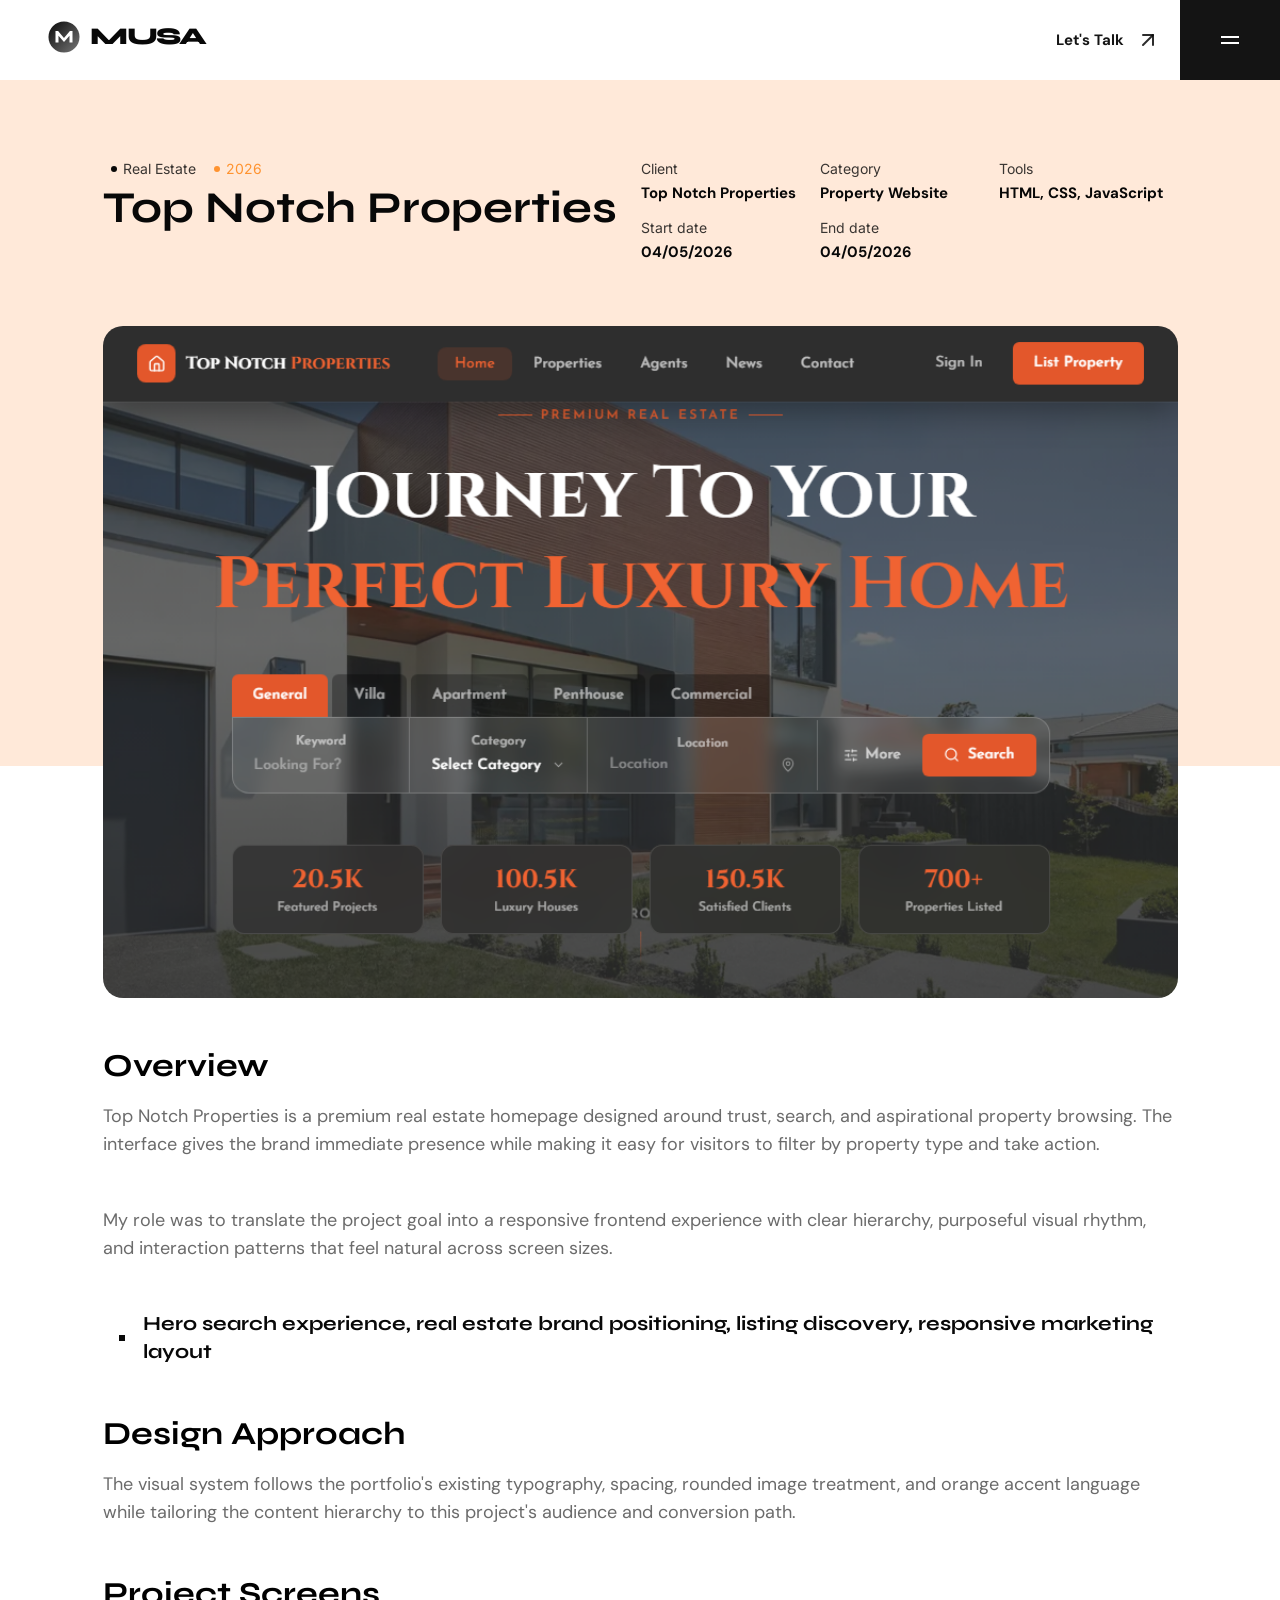
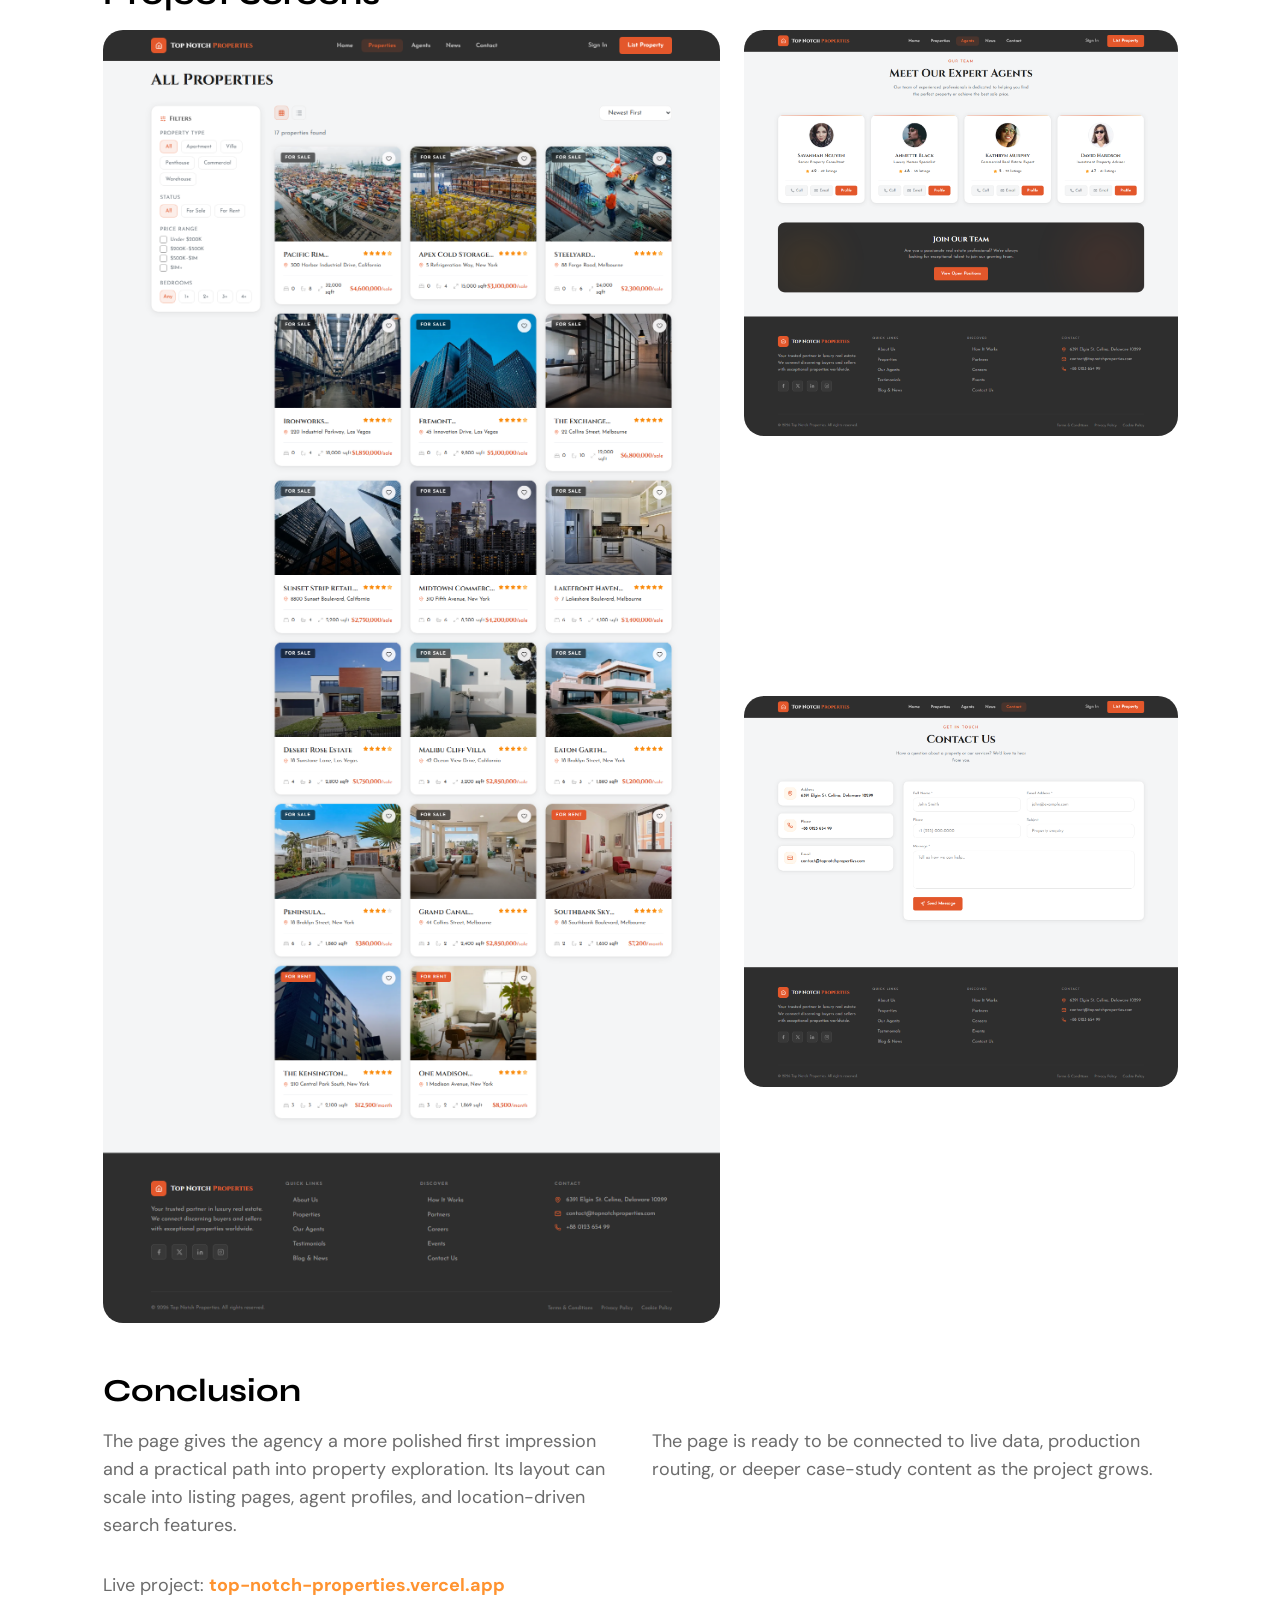
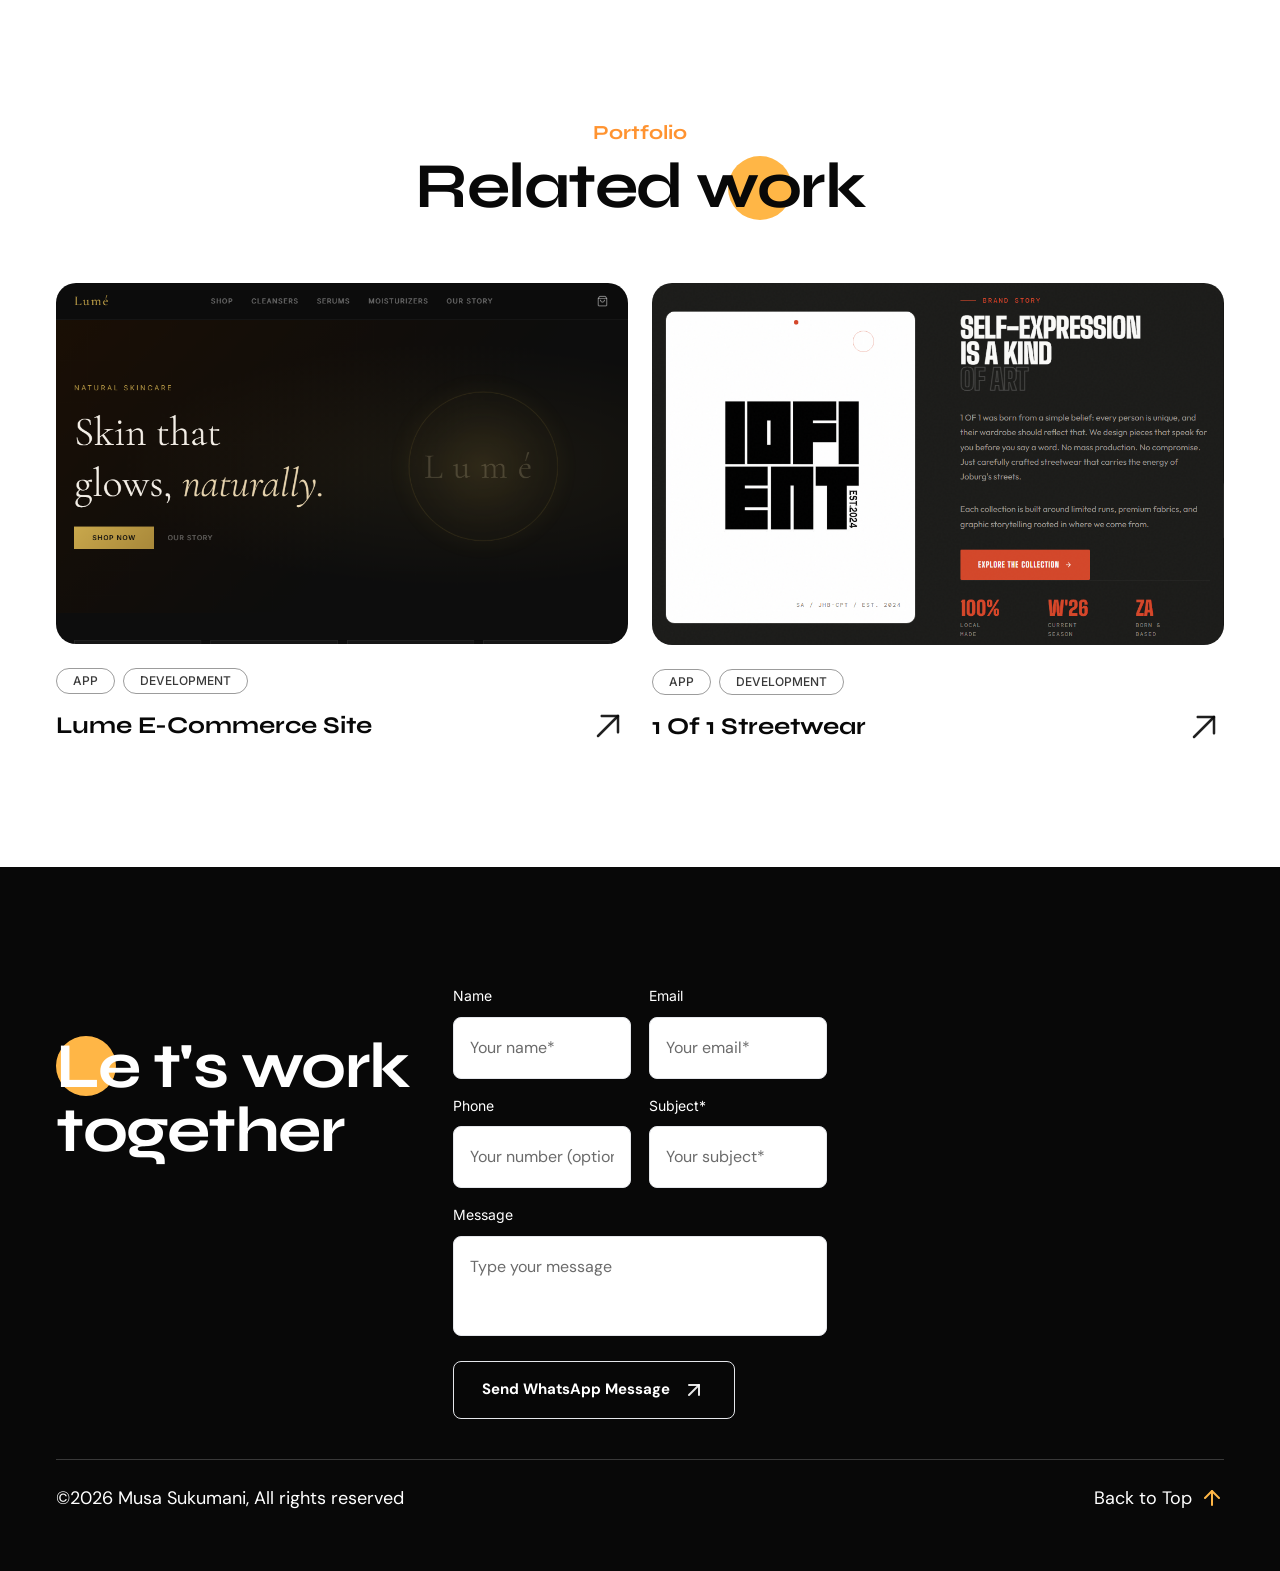
<file: Top Notch Properties-project-details.html>
<!DOCTYPE html>
<html class="no-js" lang="en">

<head>
    <meta charset="utf-8" />
    <meta http-equiv="x-ua-compatible" content="ie=edge" />
    <title>Top Notch Properties Project Details - Musa Sukumani</title>
    
    <meta name="description" content="Portfolio of Musa Sukumani, an AI-native frontend developer building intelligent, accessible digital products.">
    <meta name="viewport" content="width=device-width, initial-scale=1, shrink-to-fit=no" />

    <!-- Favicon -->
    <link rel="shortcut icon" type="image/x-icon" href="assets/images/favicon.svg" />

    <!-- CSS (Font, Vendor, Icon, Plugins & Style CSS files) -->

    <!-- Font CSS -->

    <link rel="preconnect" href="https://fonts.googleapis.com">
    <link rel="preconnect" href="https://fonts.gstatic.com" crossorigin>
    <link href="https://fonts.googleapis.com/css2?family=DM+Sans:ital,opsz,wght@0,9..40,100;0,9..40,200;0,9..40,300;0,9..40,400;0,9..40,500;0,9..40,600;0,9..40,700;0,9..40,800;0,9..40,900;0,9..40,1000;1,9..40,100;1,9..40,200;1,9..40,300;1,9..40,400;1,9..40,500;1,9..40,600;1,9..40,700;1,9..40,800;1,9..40,900;1,9..40,1000&family=Inter:wght@100;200;300;400;500;600;700;800;900&family=Poppins:ital,wght@0,100;0,200;0,300;0,400;0,500;0,600;0,700;0,800;0,900;1,100;1,200;1,300;1,400;1,500;1,600;1,700;1,800;1,900&family=Syne:wght@400;500;600;700;800&display=swap" rel="stylesheet">

    <!-- Plugins CSS (All Plugins Files) -->
    <link rel="stylesheet" href="assets/css/plugins/aos.css" />


    <!-- Style CSS -->
    <link rel="stylesheet" href="assets/css/style.css" />

</head>

<body>
    <div class="overflow-x-hidden">
        <!-- Header start -->

        <header id="sticky-header" class="xl:pl-12 bg-white">
            <div class="flex pl-4 xl:pl-0">

                <div class="flex-1 flex items-center justify-between">

                    <a href="index.html">
                        <span class="brand-wordmark"><img src="assets/images/musa-mark.svg" alt="" width="32" height="32"><span>MUSA</span></span>
                    </a>

                    <!-- Link Start -->
                    <a href="contact.html" class="flex items-center flex-wrap py-[6px] px-3 text-[15px] font-bold text-active leading-none mr-2 transition-all duration-300 hover:text-orange group">Let's
                        Talk
                        <span class="inline-block ml-3 group-hover:animate-arrow-move-up">
        <svg width="24" height="24" viewBox="0 0 24 24" fill="none" xmlns="http://www.w3.org/2000/svg">
          <path d="M7 17L17 7" stroke="currentColor" stroke-opacity="0.9" stroke-width="2" stroke-linecap="round"
            stroke-linejoin="round" />
          <path d="M7 7H17V17" stroke="currentColor" stroke-opacity="0.9" stroke-width="2" stroke-linecap="round"
            stroke-linejoin="round" />
        </svg>
      </span>
                    </a>
                    <!-- Link End -->
                </div>



                <!-- Button Start -->
                <button id="offcanvas-toggle" class="flex-none bg-active flex items-center flex-wrap justify-center py-7 px-[38px] cursor-pointer" type="button" aria-label="Open navigation" aria-controls="offcanvas" aria-expanded="false"><svg width="24" height="24" viewBox="0 0 24 24" fill="none" xmlns="http://www.w3.org/2000/svg">
                            <rect x="3" y="8" width="18" height="2" fill="white" />
                            <rect x="3" y="14" width="18" height="2" fill="white" />
                        </svg></button>
                <!-- Button End -->

            </div>
        </header>


        <!-- offcanvas-menu start -->
        <div id="offcanvas" class="offcanvas right-0 top-0 bottom-0 z-50 transform translate-x-full fixed h-full w-[350px] md:w-[460px] transition-all ease-in-out duration-300 bg-black-800 pl-8 flex flex-wrap flex-col justify-between">
            <!-- close button start -->

            <div>
                <div class="flex flex-wrap justify-between items-center border-b border-border-white mb-[80px]">
                    <a href="index.html">
                        <span class="brand-wordmark brand-wordmark--light"><img src="assets/images/musa-mark.svg" alt="" width="32" height="32"><span>MUSA</span></span>
                    </a>
                    <button id="offcanvas-close" class="offcanvas-close bg-primary py-7 px-[38px]" aria-label="offcanvas">
                        <svg width="24" height="24" viewBox="0 0 24 24" fill="none" xmlns="http://www.w3.org/2000/svg">
                            <path fill-rule="evenodd" clip-rule="evenodd" d="M19.2803 4.71967C19.5732 5.01256 19.5732 5.48744 19.2803 5.78033L5.78033 19.2803C5.48744 19.5732 5.01256 19.5732 4.71967 19.2803C4.42678 18.9874 4.42678 18.5126 4.71967 18.2197L18.2197 4.71967C18.5126 4.42678 18.9874 4.42678 19.2803 4.71967Z" fill="white" />
                            <path fill-rule="evenodd" clip-rule="evenodd" d="M4.71967 4.71967C5.01256 4.42678 5.48744 4.42678 5.78033 4.71967L19.2803 18.2197C19.5732 18.5126 19.5732 18.9874 19.2803 19.2803C18.9874 19.5732 18.5126 19.5732 18.2197 19.2803L4.71967 5.78033C4.42678 5.48744 4.42678 5.01256 4.71967 4.71967Z" fill="white" />
                        </svg>
                    </button>
                </div>

                <!-- close button end -->

                <!-- offcanvas-menu start -->

                <nav class="offcanvas-menu mr-[40px] flex flex-wrap flex-col justify-between">
                    <ul>
                        <li class="border-b border-border-white py-4 group">
                            <a href="index.html" class="text-white text-xl font-bold font-Syne leading-none flex flex-wrap items-center justify-between hover:text-orange transition duration-300">Home
                                <span class="inline-block group-hover:animate-arrow-move-up">
              <svg width="24" height="24" viewBox="0 0 24 24" fill="none" xmlns="http://www.w3.org/2000/svg">
                <path d="M7 17L17 7" stroke="currentColor" stroke-opacity="0.9" stroke-width="2" stroke-linecap="round"
                  stroke-linejoin="round"></path>
                <path d="M7 7H17V17" stroke="currentColor" stroke-opacity="0.9" stroke-width="2" stroke-linecap="round"
                  stroke-linejoin="round"></path>
              </svg>
            </span>
                            </a>
                        </li>
                        <li class="border-b border-border-white py-4 group">
                            <a href="about.html" class="text-white text-xl font-bold font-Syne leading-none flex flex-wrap items-center justify-between hover:text-orange transition duration-300">About
                                <span class="inline-block group-hover:animate-arrow-move-up">
              <svg width="24" height="24" viewBox="0 0 24 24" fill="none" xmlns="http://www.w3.org/2000/svg">
                <path d="M7 17L17 7" stroke="currentColor" stroke-opacity="0.9" stroke-width="2" stroke-linecap="round"
                  stroke-linejoin="round"></path>
                <path d="M7 7H17V17" stroke="currentColor" stroke-opacity="0.9" stroke-width="2" stroke-linecap="round"
                  stroke-linejoin="round"></path>
              </svg>
            </span>
                            </a>

                        </li>
                        <li class="border-b border-border-white py-4 group">
                            <a href="projects.html" class="text-white text-xl font-bold font-Syne leading-none flex flex-wrap items-center justify-between hover:text-orange transition duration-300">Project
                                <span class="inline-block group-hover:animate-arrow-move-up">
              <svg width="24" height="24" viewBox="0 0 24 24" fill="none" xmlns="http://www.w3.org/2000/svg">
                <path d="M7 17L17 7" stroke="currentColor" stroke-opacity="0.9" stroke-width="2" stroke-linecap="round"
                  stroke-linejoin="round"></path>
                <path d="M7 7H17V17" stroke="currentColor" stroke-opacity="0.9" stroke-width="2" stroke-linecap="round"
                  stroke-linejoin="round"></path>
              </svg>
            </span>
                            </a>
                        </li>
                        <li class="border-b border-border-white py-4 group">
                            <a href="project-details.html" class="text-white text-xl font-bold font-Syne leading-none flex flex-wrap items-center justify-between hover:text-orange transition duration-300">Project details
                                <span class="inline-block group-hover:animate-arrow-move-up">
              <svg width="24" height="24" viewBox="0 0 24 24" fill="none" xmlns="http://www.w3.org/2000/svg">
                <path d="M7 17L17 7" stroke="currentColor" stroke-opacity="0.9" stroke-width="2" stroke-linecap="round"
                  stroke-linejoin="round"></path>
                <path d="M7 7H17V17" stroke="currentColor" stroke-opacity="0.9" stroke-width="2" stroke-linecap="round"
                  stroke-linejoin="round"></path>
              </svg>
            </span>
                            </a>
                        </li>

                        <li class="border-b border-border-white py-4 group">
                            <a href="contact.html" class="text-white text-xl font-bold font-Syne leading-none flex flex-wrap items-center justify-between hover:text-orange transition duration-300">Contact
                                <span class="inline-block group-hover:animate-arrow-move-up">
              <svg width="24" height="24" viewBox="0 0 24 24" fill="none" xmlns="http://www.w3.org/2000/svg">
                <path d="M7 17L17 7" stroke="currentColor" stroke-opacity="0.9" stroke-width="2" stroke-linecap="round"
                  stroke-linejoin="round"></path>
                <path d="M7 7H17V17" stroke="currentColor" stroke-opacity="0.9" stroke-width="2" stroke-linecap="round"
                  stroke-linejoin="round"></path>
              </svg>
            </span>
                            </a>
                        </li>

                    </ul>
                </nav>

            </div>


            <nav class="pb-10">
                <ul class="flex flex-wrap gap-x-4 items-center">
                    <li><a href="#" class="text-white transition-all duration-300 hover:text-orange">
                            <svg width="24" height="24" viewBox="0 0 24 24" fill="none" xmlns="http://www.w3.org/2000/svg">
                                <path d="M7.443 5.3501C8.082 5.3501 8.673 5.4001 9.213 5.5481C9.754 5.6471 10.197 5.8451 10.59 6.0921C10.984 6.3401 11.279 6.6861 11.475 7.1311C11.672 7.5761 11.771 8.1211 11.771 8.7141C11.771 9.4071 11.623 10.0001 11.279 10.4451C10.984 10.8911 10.492 11.2861 9.902 11.5831C10.738 11.8311 11.377 12.2761 11.771 12.8701C12.164 13.4631 12.41 14.2051 12.41 15.0461C12.41 15.7391 12.262 16.3321 12.016 16.8271C11.771 17.3221 11.377 17.7671 10.934 18.0641C10.4528 18.3824 9.92083 18.6164 9.361 18.7561C8.771 18.9051 8.181 19.0041 7.591 19.0041H1V5.3501H7.443ZM7.049 10.8901C7.59 10.8901 8.033 10.7421 8.377 10.4951C8.721 10.2481 8.869 9.8021 8.869 9.2581C8.869 8.9611 8.819 8.6651 8.721 8.4671C8.623 8.2691 8.475 8.1201 8.279 7.9721C8.082 7.8731 7.885 7.7741 7.639 7.7251C7.393 7.6751 7.148 7.6751 6.852 7.6751H4V10.8911H7.05L7.049 10.8901ZM7.197 16.7281C7.492 16.7281 7.787 16.6781 8.033 16.6291C8.279 16.5791 8.525 16.4811 8.721 16.3321C8.92138 16.1873 9.08903 16.002 9.213 15.7881C9.311 15.5411 9.41 15.2441 9.41 14.8981C9.41 14.2051 9.213 13.7111 8.82 13.3641C8.426 13.0671 7.885 12.9191 7.246 12.9191H4V16.7291L7.197 16.7281ZM16.689 16.6781C17.082 17.0741 17.672 17.2721 18.459 17.2721C19 17.2721 19.492 17.1241 19.885 16.8771C20.279 16.5801 20.525 16.2831 20.623 15.9871H23.033C22.639 17.1731 22.049 18.0141 21.263 18.5591C20.475 19.0531 19.541 19.3501 18.41 19.3501C17.6864 19.3523 16.9688 19.218 16.295 18.9541C15.6887 18.7267 15.148 18.353 14.721 17.8661C14.2643 17.4107 13.9267 16.8498 13.738 16.2331C13.492 15.5901 13.393 14.8981 13.393 14.1061C13.393 13.3641 13.492 12.6721 13.738 12.0281C13.9749 11.4085 14.3252 10.8384 14.771 10.3471C15.2201 9.88594 15.7543 9.51613 16.344 9.2581C17.0007 8.99416 17.7022 8.85969 18.41 8.8621C19.246 8.8621 19.984 9.0111 20.623 9.3571C21.263 9.7031 21.754 10.0991 22.147 10.6931C22.541 11.2371 22.837 11.8801 23.033 12.5731C23.131 13.2651 23.18 13.9581 23.131 14.7491H16C16 15.5411 16.295 16.2831 16.689 16.6791V16.6781ZM19.787 11.4841C19.443 11.1381 18.902 10.9401 18.262 10.9401C17.82 10.9401 17.475 11.0401 17.18 11.1881C16.885 11.3361 16.689 11.5341 16.492 11.7321C16.311 11.9234 16.1912 12.1643 16.148 12.4241C16.098 12.6721 16.049 12.8701 16.049 13.0671H20.475C20.377 12.3251 20.131 11.8311 19.787 11.4841ZM15.459 6.2901H20.967V7.6261H15.46V6.2901H15.459Z" fill="currentColor" fill-opacity="0.9"></path>
                            </svg>

                        </a></li>
                    <li><a href="#" class="text-white transition-all duration-300 hover:text-orange"><svg width="24" height="24" viewBox="0 0 24 24" fill="none" xmlns="http://www.w3.org/2000/svg">
                                <path d="M6.94043 5.00002C6.94017 5.53046 6.7292 6.03906 6.35394 6.41394C5.97868 6.78883 5.46986 6.99929 4.93943 6.99902C4.409 6.99876 3.90039 6.78779 3.52551 6.41253C3.15062 6.03727 2.94016 5.52846 2.94043 4.99802C2.9407 4.46759 3.15166 3.95899 3.52692 3.5841C3.90218 3.20922 4.411 2.99876 4.94143 2.99902C5.47186 2.99929 5.98047 3.21026 6.35535 3.58552C6.73024 3.96078 6.9407 4.46959 6.94043 5.00002ZM7.00043 8.48002H3.00043V21H7.00043V8.48002ZM13.3204 8.48002H9.34043V21H13.2804V14.43C13.2804 10.77 18.0504 10.43 18.0504 14.43V21H22.0004V13.07C22.0004 6.90002 14.9404 7.13002 13.2804 10.16L13.3204 8.48002Z" fill="currentColor" fill-opacity="0.9"></path>
                            </svg>
                        </a></li>
                    <li><a href="#" class="text-white transition-all duration-300 hover:text-orange"><svg width="24" height="24" viewBox="0 0 24 24" fill="none" xmlns="http://www.w3.org/2000/svg">
                                <path d="M19.989 11.572C19.907 9.99792 19.3596 8.4836 18.416 7.221C18.1285 7.53061 17.8212 7.82123 17.496 8.091C16.4969 8.92086 15.3805 9.5982 14.183 10.101C14.35 10.451 14.503 10.79 14.638 11.11V11.113C14.665 11.174 14.688 11.231 14.732 11.342L14.749 11.382C16.262 11.212 17.858 11.275 19.405 11.485C19.611 11.512 19.805 11.541 19.989 11.572ZM10.604 4.122C11.5786 5.49516 12.4772 6.92062 13.296 8.392C14.519 7.91 15.53 7.302 16.344 6.625C16.674 6.351 16.938 6.093 17.14 5.87C15.701 4.65972 13.8803 3.99733 12 4C11.524 4 11.058 4.042 10.604 4.121V4.122ZM4.253 9.997C4.93423 9.97981 5.61464 9.93878 6.293 9.874C7.93264 9.72734 9.55828 9.4525 11.155 9.052C10.3205 7.60221 9.41956 6.19171 8.455 4.825C7.42472 5.3354 6.51626 6.06141 5.79124 6.95379C5.06623 7.84617 4.54162 8.88404 4.253 9.997ZM5.783 17.035C6.25195 16.3575 6.77894 15.7221 7.358 15.136C8.812 13.646 10.528 12.486 12.514 11.846L12.576 11.828C12.411 11.464 12.256 11.139 12.1 10.833C10.264 11.368 8.33 11.702 6.403 11.875C5.463 11.96 4.62 11.997 4 12.003C3.99815 13.8356 4.62722 15.6128 5.783 17.035ZM15.004 19.415C14.6184 17.4703 14.0725 15.5607 13.372 13.706C11.372 14.433 9.776 15.496 8.543 16.764C8.0454 17.2664 7.60382 17.8213 7.226 18.419C8.60481 19.4478 10.2797 20.0025 12 20C13.0299 20.0015 14.0504 19.8035 15.005 19.417L15.004 19.415ZM16.878 18.34C18.4393 17.1398 19.5028 15.4057 19.865 13.47C19.525 13.385 19.094 13.3 18.62 13.234C17.5661 13.0823 16.4968 13.0712 15.44 13.201C16.035 14.8799 16.5154 16.5961 16.878 18.34ZM12 22C6.477 22 2 17.523 2 12C2 6.477 6.477 2 12 2C17.523 2 22 6.477 22 12C22 17.523 17.523 22 12 22Z" fill="currentColor" fill-opacity="0.9"></path>
                            </svg>
                        </a></li>
                    <li><a href="#" class="text-white transition-all duration-300 hover:text-orange"><svg width="24" height="24" viewBox="0 0 24 24" fill="none" xmlns="http://www.w3.org/2000/svg">
                                <path d="M12.001 2C6.47598 2 2.00098 6.475 2.00098 12C1.99977 14.0992 2.65958 16.1454 3.88679 17.8484C5.114 19.5515 6.84631 20.8249 8.83798 21.488C9.33798 21.575 9.52598 21.275 9.52598 21.012C9.52598 20.775 9.51298 19.988 9.51298 19.15C7.00098 19.613 6.35098 18.538 6.15098 17.975C6.03798 17.687 5.55098 16.8 5.12598 16.562C4.77598 16.375 4.27598 15.912 5.11298 15.9C5.90098 15.887 6.46298 16.625 6.65098 16.925C7.55098 18.437 8.98798 18.012 9.56298 17.75C9.65098 17.1 9.91298 16.663 10.201 16.413C7.97598 16.163 5.65098 15.3 5.65098 11.475C5.65098 10.387 6.03798 9.488 6.67598 8.788C6.57598 8.538 6.22598 7.513 6.77598 6.138C6.77598 6.138 7.61298 5.875 9.52598 7.162C10.3401 6.9364 11.1812 6.82302 12.026 6.825C12.876 6.825 13.726 6.937 14.526 7.162C16.439 5.862 17.276 6.138 17.276 6.138C17.826 7.513 17.476 8.538 17.376 8.788C18.013 9.488 18.401 10.375 18.401 11.475C18.401 15.313 16.064 16.163 13.839 16.413C14.201 16.725 14.514 17.325 14.514 18.263C14.514 19.6 14.501 20.675 14.501 21.013C14.501 21.275 14.689 21.587 15.189 21.487C17.1738 20.8166 18.8985 19.5408 20.1203 17.8389C21.3421 16.1371 21.9995 14.095 22 12C22 6.475 17.525 2 12 2H12.001Z" fill="currentColor" fill-opacity="0.9"></path>
                            </svg>
                        </a></li>

                </ul>
            </nav>
        </div>
        <!-- offcanvas-menu end -->

        <!-- Header end -->

        <!-- Hero Section Start -->
        <section class="bg-secondary pt-20">
            <div class="max-w-[1075px] mx-auto px-4 xl:px-0" data-aos="flip-down" data-aos-delay="300">
                <div class="grid grid-cols-1 lg:grid-cols-2 pb-12">
                    <div class="mb-10">
                        <ul class="flex flex-wrap text-sm font-normal font-Inter leading-tight">
                            <li class="relative z-[1] before:rounded-full before:bg-black-800 before:block before:absolute before:top-[50%] before:translate-y-[-50%] before:left-[8px] before:-z-[1] before:w-[6px] before:h-[6px] pl-[20px]">
                                <a class="text-black-text-800" href="#">Real Estate</a>
                            </li>
                            <li class="relative z-[1] before:rounded-full before:bg-orange before:block before:absolute before:top-[50%] before:translate-y-[-50%] before:left-[8px] before:-z-[1] before:w-[6px] before:h-[6px] pl-[20px] ml-[10px]">
                                <a class="text-orange" href="#">2026</a>
                            </li>

                        </ul>

                        <h4 class="text-black-800 font-bold font-Syne leading-snug text-[32px] lg:text-[44px]">
                            Top Notch Properties
                        </h4>
                    </div>
                    <ul class="flex flex-wrap gap-y-6 lg:gap-y-0">
                        <li class="flex flex-wrap flex-col gap-2 w-3/6 sm:w-1/3">
                            <span
                                class="text-black-text-800 text-sm font-normal font-Inter leading-tight">Client</span>
                            <h2 class="text-black-800 text-[15px] font-bold font-sans leading-none">Top Notch Properties</h2>
                        </li>
                        <li class="flex flex-wrap flex-col gap-2 w-3/6 sm:w-1/3">
                            <span
                                class="text-black-text-800 text-sm font-normal font-Inter leading-tight">Category</span>
                            <h4 class="text-black-800 text-[15px] font-bold font-sans leading-none">Property Website</h4>
                        </li>
                        <li class="flex flex-wrap flex-col gap-2 w-3/6 sm:w-1/3">
                            <span
                                class="text-black-text-800 text-sm font-normal font-Inter leading-tight">Tools</span>
                            <h4 class="text-black-800 text-[15px] font-bold font-sans leading-none">HTML, CSS, JavaScript</h4>
                        </li>
                        <li class="flex flex-wrap flex-col gap-2 w-3/6 sm:w-1/3">
                            <span class="text-black-text-800 text-sm font-normal font-Inter leading-tight">Start
                                date</span>
                            <h4 class="text-black-800 text-[15px] font-bold font-sans leading-none">04/05/2026</h4>
                        </li>
                        <li class="flex flex-wrap flex-col gap-2 w-3/6 sm:w-1/3">
                            <span class="text-black-text-800 text-sm font-normal font-Inter leading-tight">End
                                date</span>
                            <h4 class="text-black-800 text-[15px] font-bold font-sans leading-none">04/05/2026</h4>
                        </li>
                    </ul>
                </div>
                <div class="grid grid-cols-1 mb-12">
                    <img class="w-full rounded-[20px]" src="assets/images/projects/top-notch-properties.png" alt="Top Notch Properties homepage screenshot">
                </div>
            </div>
        </section>
        <!-- Hero Section End -->


        <section class="bg-white pb-[120px] mt-[-130px] pt-[130px] md:mt-[-280px] md:pt-[280px]">
            <div class="max-w-[1075px] mx-auto px-4 xl:px-0">
                <div class="grid grid-cols-1">

                    <h3 class="text-[32px] font-bold font-Syne leading-10 mb-4">Overview</h3>
                    <p class="paragraph mb-12">Top Notch Properties is a premium real estate homepage designed around trust, search, and aspirational property browsing. The interface gives the brand immediate presence while making it easy for visitors to filter by property type and take action.</p>
                    <p class="paragraph mb-12">My role was to translate the project goal into a responsive frontend experience with clear hierarchy, purposeful visual rhythm, and interaction patterns that feel natural across screen sizes.</p>
                    <ul class="text-black-800 text-xl font-bold font-Syne mb-12">
                        <li class="relative z-[1] before:bg-black-800 before:block before:absolute before:top-[50%] before:translate-y-[-50%] before:left-4 before:-z-[1] before:w-[6px] before:h-[6px] pl-10">Hero search experience, real estate brand positioning, listing discovery, responsive marketing layout</li>
                    </ul>

                    <h3 class="text-[32px] font-bold font-Syne leading-10 mb-4">Design Approach</h3>
                    <p class="paragraph mb-12">The visual system follows the portfolio's existing typography, spacing, rounded image treatment, and orange accent language while tailoring the content hierarchy to this project's audience and conversion path.</p>

                </div>
                <div class="grid grid-cols-1">
                    <h3 class="text-[32px] font-bold font-Syne leading-10 mb-4">Project Screens</h3>
                </div>

                <div class="grid grid-cols-12 gap-6 mb-12">
                    <div class="col-span-12 lg:col-span-7">
                        <img class="w-full h-full rounded-[20px]" src="assets/images/projects/details/top-notch-properties-properties.png" alt="Top Notch Properties properties page screenshot">
                    </div>
                    <div class="col-span-12 lg:col-span-5 grid grid-cols-1 gap-6">
                        <img class="w-full rounded-[20px]" src="assets/images/projects/details/top-notch-properties-agents.png" alt="Top Notch Properties agents page screenshot">
                        <img class="w-full rounded-[20px]" src="assets/images/projects/details/top-notch-properties-contact.png" alt="Top Notch Properties contact page screenshot">
                    </div>
                </div>
                <div class="grid grid-cols-1">
                    <h3 class="text-[32px] font-bold font-Syne leading-10 mb-4">Conclusion</h3>
                </div>

                <div class="grid grid-cols-1 lg:grid-cols-2 gap-6">
                    <p class="paragraph">The page gives the agency a more polished first impression and a practical path into property exploration. Its layout can scale into listing pages, agent profiles, and location-driven search features.</p>
                    <p class="paragraph">The page is ready to be connected to live data, production routing, or deeper case-study content as the project grows.</p>
                </div>

                <p class="paragraph mt-8">Live project: <a class="text-orange font-bold transition-all hover:text-active" href="https://top-notch-properties.vercel.app" target="_blank" rel="noopener">top-notch-properties.vercel.app</a></p>
            </div>
        </section>

        <!-- Project Section Start -->
        <section class="bg-white pb-[120px]">
            <div class="container">
                <div class="grid grid-cols-12 gap-6">
                    <div class="col-span-12" data-aos="flip-down">
                        <div class="font-bold font-Syne text-center leading-none flex flex-wrap flex-col gap-y-2 mb-10">
                            <span class="text-orange text-xl">Portfolio</span>
                            <h3 class="text-black-800 text-4xl lg:text-5xl xl:text-[64px] tracking-[-1.5px]">
                                Related <span
                                    class="relative z-[1] before:rounded-full before:bg-primary before:block before:absolute before:top-[8px] before:left-[32px] before:-z-[1] before:w-[36px] lg:before:w-[48px] xl:before:w-[64px] before:h-[36px] lg:before:h-[48px] xl:before:h-[64px]">wo</span>rk
                            </h3>
                        </div>
                    </div>

                    <div class="col-span-12 md:col-span-6" data-aos="flip-down">
                        <div class="rounded-[20px] overflow-hidden mb-6">
                            <img src="assets/images/projects/lume-home-screenshot.png" alt="Lume E-commerce site homepage screenshot">
                        </div>
                        <div class="flex flex-wrap flex-col gap-3">
                            <div class="flex flex-wrap gap-2">
                                <a class="text-xs text-black-text-800 uppercase font-medium font-Inter leading-none py-[6px] px-4 rounded-[40px] border border-black-text-400 transition-all hover:bg-active hover:border-active hover:text-white" href="projects.html">APP</a>
                                <a class="text-xs text-black-text-800 uppercase font-medium font-Inter leading-none py-[6px] px-4 rounded-[40px] border border-black-text-400 transition-all hover:bg-active hover:border-active hover:text-white" href="projects.html">DEVELOPMENT</a>

                            </div>
                            <div class="flex flex-wrap items-center justify-between text-black-800 hover:text-orange group">
                                <h4 class="font-bold font-Syne text-center leading-10 text-[17px] sm:text-[20px] xl:text-[24px] 2xl:text-[28px] capitalize">
                                    <a class="transition-all" href="project-details.html">Lume E-commerce site</a>
                                </h4>
                                <a href="project-details.html" class="group-hover:animate-arrow-move-up">
                                    <svg width="40" height="40" viewBox="0 0 40 40" fill="none" xmlns="http://www.w3.org/2000/svg">
                                        <path fill-rule="evenodd" clip-rule="evenodd" d="M30.8839 9.11612C31.372 9.60427 31.372 10.3957 30.8839 10.8839L10.8839 30.8839C10.3957 31.372 9.60427 31.372 9.11612 30.8839C8.62796 30.3957 8.62796 29.6043 9.11612 29.1161L29.1161 9.11612C29.6043 8.62796 30.3957 8.62796 30.8839 9.11612Z" fill="currentColor" fill-opacity="0.9"></path>
                                        <path fill-rule="evenodd" clip-rule="evenodd" d="M12.5 10C12.5 9.30964 13.0596 8.75 13.75 8.75H30C30.6904 8.75 31.25 9.30964 31.25 10V26.25C31.25 26.9404 30.6904 27.5 30 27.5C29.3096 27.5 28.75 26.9404 28.75 26.25V11.25H13.75C13.0596 11.25 12.5 10.6904 12.5 10Z" fill="currentColor" fill-opacity="0.9"></path>
                                    </svg>

                                </a>
                            </div>
                        </div>
                    </div>

                    <div class="col-span-12 md:col-span-6" data-aos="flip-down" data-aos-delay="300">
                        <div class="rounded-[20px] overflow-hidden mb-6">
                            <img src="assets/images/projects/one-of-one-streetwear-home-screenshot.png" alt="1 of 1 streetwear homepage screenshot">
                        </div>
                        <div class="flex flex-wrap flex-col gap-3">
                            <div class="flex flex-wrap gap-2">
                                <a class="text-xs text-black-text-800 uppercase font-medium font-Inter leading-none py-[6px] px-4 rounded-[40px] border border-black-text-400 transition-all hover:bg-active hover:border-active hover:text-white" href="projects.html">APP</a>
                                <a class="text-xs text-black-text-800 uppercase font-medium font-Inter leading-none py-[6px] px-4 rounded-[40px] border border-black-text-400 transition-all hover:bg-active hover:border-active hover:text-white" href="projects.html">DEVELOPMENT</a>

                            </div>
                            <div class="flex flex-wrap items-center justify-between text-black-800 hover:text-orange group">
                                <h4 class="font-bold font-Syne text-center leading-10 text-[17px] sm:text-[20px] xl:text-[24px] 2xl:text-[28px] capitalize">
                                    <a class="transition-all" href="project-details.html">1 of 1 streetwear</a>
                                </h4>
                                <a href="project-details.html" class="group-hover:animate-arrow-move-up">
                                    <svg width="40" height="40" viewBox="0 0 40 40" fill="none" xmlns="http://www.w3.org/2000/svg">
                                        <path fill-rule="evenodd" clip-rule="evenodd" d="M30.8839 9.11612C31.372 9.60427 31.372 10.3957 30.8839 10.8839L10.8839 30.8839C10.3957 31.372 9.60427 31.372 9.11612 30.8839C8.62796 30.3957 8.62796 29.6043 9.11612 29.1161L29.1161 9.11612C29.6043 8.62796 30.3957 8.62796 30.8839 9.11612Z" fill="currentColor" fill-opacity="0.9"></path>
                                        <path fill-rule="evenodd" clip-rule="evenodd" d="M12.5 10C12.5 9.30964 13.0596 8.75 13.75 8.75H30C30.6904 8.75 31.25 9.30964 31.25 10V26.25C31.25 26.9404 30.6904 27.5 30 27.5C29.3096 27.5 28.75 26.9404 28.75 26.25V11.25H13.75C13.0596 11.25 12.5 10.6904 12.5 10Z" fill="currentColor" fill-opacity="0.9"></path>
                                    </svg>

                                </a>
                            </div>
                        </div>
                    </div>
                </div>
            </div>
        </section>
        <!-- Project Section End -->


        <!-- Footer Start -->
        <footer class="footer bg-black-800 pt-[80px] lg:pt-[100px] xl:pt-[120px] pb-[60px]">
            <div class="container">
                <div class="overflow-x-hidden" data-aos="flip-down">
                    <div class="grid md:grid-cols-2 lg:grid-cols-3 gap-5 lg:gap-6">
                        <div class="pt-12">
                            <h3 class="text-white font-Syne font-bold text-4xl lg:text-5xl xl:text-[64px] tracking-[-1.5px]"><span
                    class="relative z-[1] before:rounded-full before:bg-primary before:block before:absolute before:top-[8px] before:left-[0] before:-z-[1] before:w-[36px] lg:before:w-[48px] xl:before:w-[60px] before:h-[36px] lg:before:h-[48px] xl:before:h-[60px]">Le</span>
                                t's work together</h3>
                        </div>
                        <div class="lg:col-span-2">
                            <form class="footer-whatsapp-form grid grid-cols-12 gap-[18px]" action="https://wa.me/27836329886" method="get">
                                <div class="col-span-12 md:col-span-6">
                                    <label class="text-sm font-normal font-Inter leading-tight mb-3 block text-white" for="footer-name">Name</label>
                                    <input id="footer-name" class="font-normal w-full leading-7 placeholder:opacity-100 placeholder:text-black-text-600 border border-white border-opacity-30 rounded-[8px] p-4 focus:border-primary focus:outline-none" type="text" required autocomplete="name" placeholder="Your name*" name="name">
                                </div>
                                <div class="col-span-12 md:col-span-6">
                                    <label class="text-sm font-normal font-Inter leading-tight mb-3 block text-white" for="footer-email">Email</label>
                                    <input id="footer-email" class="font-normal w-full leading-7 placeholder:opacity-100 placeholder:text-black-text-600 border border-white border-opacity-30 rounded-[8px] p-4 focus:border-primary focus:outline-none" type="email" required autocomplete="email" placeholder="Your email*" name="email">
                                </div>
                                <div class="col-span-12 md:col-span-6">
                                    <label class="text-sm font-normal font-Inter leading-tight mb-3 block text-white" for="footer-phone">Phone</label>
                                    <input id="footer-phone" class="font-normal w-full leading-7 placeholder:opacity-100 placeholder:text-black-text-600 border border-white border-opacity-30 rounded-[8px] p-4 focus:border-primary focus:outline-none" type="tel" autocomplete="tel" placeholder="Your number (optional)" name="phone">
                                </div>
                                <div class="col-span-12 md:col-span-6">
                                    <label class="text-sm font-normal font-Inter leading-tight mb-3 block text-white" for="footer-subject">Subject*</label>
                                    <input id="footer-subject" class="font-normal w-full leading-7 placeholder:opacity-100 placeholder:text-black-text-600 border border-white border-opacity-30 rounded-[8px] p-4 focus:border-primary focus:outline-none" type="text" required placeholder="Your subject*" name="subject">
                                </div>
                                <div class="col-span-12">
                                    <label class="text-sm font-normal font-Inter leading-tight mb-3 block text-white" for="footer-message">Message</label>
                                    <textarea class="h-[100px] font-normal w-full leading-7 placeholder:opacity-100 placeholder:text-black-text-600 border border-white border-opacity-30 rounded-[8px] p-4 focus:border-primary focus:outline-none resize-none" name="message" id="footer-message" cols="30" rows="10" required placeholder="Type your message"></textarea>
                                </div>
                                <div class="col-span-12">
                                    <button class="flex items-center flex-wrap btn-primary group" type="submit">Send WhatsApp Message
                                        <span class="inline-block ml-3 group-hover:animate-arrow-move-up">
                                            <svg width="24" height="24" viewBox="0 0 24 24" fill="none" xmlns="http://www.w3.org/2000/svg">
                                                <path d="M7 17L17 7" stroke="currentColor" stroke-opacity="0.9" stroke-width="2" stroke-linecap="round" stroke-linejoin="round" />
                                                <path d="M7 7H17V17" stroke="currentColor" stroke-opacity="0.9" stroke-width="2" stroke-linecap="round" stroke-linejoin="round" />
                                            </svg>
                                        </span>
                                    </button>
                                    <p class="form-message mt-3 text-white"></p>
                                </div>
                            </form>
                        </div>
                    </div>


                    <div class="border-t border-border-white pt-6 ">
                        <div class="grid grid-cols-12">

                            <div class="col-span-12 sm:col-span-8 order-last sm:order-first">
                                <p class="text-white text-lg font-normal font-sans leading-7">&copy;2026 Musa Sukumani, All rights reserved
                                </p>
                            </div>
                            <div class="col-span-12 sm:col-span-4 order-first sm:order-last">
                                <div class="flex justify-end mb-2 sm:mb-0">
                                    <a id="scrollUp" class="flex flex-wrap items-center gap-2 group" href="#" aria-label="scroll up">
                                        <span
                            class="text-white text-lg font-normal font-sans leading-7 transition-all group-hover:text-orange">Back
                            to
                            Top</span>
                                        <svg width="24" height="24" viewBox="0 0 24 24" fill="none" xmlns="http://www.w3.org/2000/svg">
                                            <path d="M12 19V5" stroke="#FFB646" stroke-width="2" stroke-linecap="round" stroke-linejoin="round" />
                                            <path d="M19 12L12 5L5 12" stroke="#FFB646" stroke-width="2" stroke-linecap="round" stroke-linejoin="round" />
                                        </svg>

                                    </a>
                                </div>
                            </div>
                        </div>
                    </div>


                </div>
            </div>
        </footer>
        <!-- Footer End -->
    </div>



    <!-- Vendors JS -->
    <script src="assets/js/vendor/modernizr-3.11.7.min.js"></script>
    <script src="assets/js/vendor/jquery-3.6.0.min.js"></script>
    <script src="assets/js/vendor/jquery-migrate-3.3.2.min.js"></script>
    <!-- Plugins JS -->
    <script src="assets/js/plugins/aos.js">
    </script>



    <!-- Activation JS -->
    <script src="assets/js/main.js"></script>

</body>

</html>
</file>
<file: assets/css/style.css>
/*-----------------------------------------------------------------------------------

    Template Name: template Name

    Version: 1.0

-----------------------------------------------------------------------------------*/
/*! tailwindcss v3.4.0 | MIT License | https://tailwindcss.com*/
/*
1. Prevent padding and border from affecting element width. (https://github.com/mozdevs/cssremedy/issues/4)
2. Allow adding a border to an element by just adding a border-width. (https://github.com/tailwindcss/tailwindcss/pull/116)
*/
*,
::before,
::after {
  box-sizing: border-box; /* 1 */
  border-width: 0; /* 2 */
  border-style: solid; /* 2 */
  border-color: #e5e7eb; /* 2 */
}

::before,
::after {
  --tw-content: "";
}

/*
1. Use a consistent sensible line-height in all browsers.
2. Prevent adjustments of font size after orientation changes in iOS.
3. Use a more readable tab size.
4. Use the user's configured `sans` font-family by default.
5. Use the user's configured `sans` font-feature-settings by default.
6. Use the user's configured `sans` font-variation-settings by default.
7. Disable tap highlights on iOS
*/
html,
:host {
  line-height: 1.5; /* 1 */
  -webkit-text-size-adjust: 100%; /* 2 */
  -moz-tab-size: 4; /* 3 */
  -o-tab-size: 4;
  tab-size: 4; /* 3 */
  font-family: "DM Sans", ui-sans-serif, system-ui, sans-serif, "Apple Color Emoji", "Segoe UI Emoji", "Segoe UI Symbol", "Noto Color Emoji"; /* 4 */
  font-feature-settings: normal; /* 5 */
  font-variation-settings: normal; /* 6 */
  -webkit-tap-highlight-color: transparent; /* 7 */
}

/*
1. Remove the margin in all browsers.
2. Inherit line-height from `html` so users can set them as a class directly on the `html` element.
*/
body {
  margin: 0; /* 1 */
  line-height: inherit; /* 2 */
}

/*
1. Add the correct height in Firefox.
2. Correct the inheritance of border color in Firefox. (https://bugzilla.mozilla.org/show_bug.cgi?id=190655)
3. Ensure horizontal rules are visible by default.
*/
hr {
  height: 0; /* 1 */
  color: inherit; /* 2 */
  border-top-width: 1px; /* 3 */
}

/*
Add the correct text decoration in Chrome, Edge, and Safari.
*/
abbr:where([title]) {
  -webkit-text-decoration: underline dotted;
  text-decoration: underline dotted;
}

/*
Remove the default font size and weight for headings.
*/
h1,
h2,
h3,
h4,
h5,
h6 {
  font-size: inherit;
  font-weight: inherit;
}

/*
Reset links to optimize for opt-in styling instead of opt-out.
*/
a {
  color: inherit;
  text-decoration: inherit;
}

/*
Add the correct font weight in Edge and Safari.
*/
b,
strong {
  font-weight: bolder;
}

/*
1. Use the user's configured `mono` font-family by default.
2. Use the user's configured `mono` font-feature-settings by default.
3. Use the user's configured `mono` font-variation-settings by default.
4. Correct the odd `em` font sizing in all browsers.
*/
code,
kbd,
samp,
pre {
  font-family: ui-monospace, SFMono-Regular, Menlo, Monaco, Consolas, "Liberation Mono", "Courier New", monospace; /* 1 */
  font-feature-settings: normal; /* 2 */
  font-variation-settings: normal; /* 3 */
  font-size: 1em; /* 4 */
}

/*
Add the correct font size in all browsers.
*/
small {
  font-size: 80%;
}

/*
Prevent `sub` and `sup` elements from affecting the line height in all browsers.
*/
sub,
sup {
  font-size: 75%;
  line-height: 0;
  position: relative;
  vertical-align: baseline;
}

sub {
  bottom: -0.25em;
}

sup {
  top: -0.5em;
}

/*
1. Remove text indentation from table contents in Chrome and Safari. (https://bugs.chromium.org/p/chromium/issues/detail?id=999088, https://bugs.webkit.org/show_bug.cgi?id=201297)
2. Correct table border color inheritance in all Chrome and Safari. (https://bugs.chromium.org/p/chromium/issues/detail?id=935729, https://bugs.webkit.org/show_bug.cgi?id=195016)
3. Remove gaps between table borders by default.
*/
table {
  text-indent: 0; /* 1 */
  border-color: inherit; /* 2 */
  border-collapse: collapse; /* 3 */
}

/*
1. Change the font styles in all browsers.
2. Remove the margin in Firefox and Safari.
3. Remove default padding in all browsers.
*/
button,
input,
optgroup,
select,
textarea {
  font-family: inherit; /* 1 */
  font-feature-settings: inherit; /* 1 */
  font-variation-settings: inherit; /* 1 */
  font-size: 100%; /* 1 */
  font-weight: inherit; /* 1 */
  line-height: inherit; /* 1 */
  color: inherit; /* 1 */
  margin: 0; /* 2 */
  padding: 0; /* 3 */
}

/*
Remove the inheritance of text transform in Edge and Firefox.
*/
button,
select {
  text-transform: none;
}

/*
1. Correct the inability to style clickable types in iOS and Safari.
2. Remove default button styles.
*/
button,
[type=button],
[type=reset],
[type=submit] {
  -webkit-appearance: button; /* 1 */
  background-color: transparent; /* 2 */
  background-image: none; /* 2 */
}

/*
Use the modern Firefox focus style for all focusable elements.
*/
:-moz-focusring {
  outline: auto;
}

/*
Remove the additional `:invalid` styles in Firefox. (https://github.com/mozilla/gecko-dev/blob/2f9eacd9d3d995c937b4251a5557d95d494c9be1/layout/style/res/forms.css#L728-L737)
*/
:-moz-ui-invalid {
  box-shadow: none;
}

/*
Add the correct vertical alignment in Chrome and Firefox.
*/
progress {
  vertical-align: baseline;
}

/*
Correct the cursor style of increment and decrement buttons in Safari.
*/
::-webkit-inner-spin-button,
::-webkit-outer-spin-button {
  height: auto;
}

/*
1. Correct the odd appearance in Chrome and Safari.
2. Correct the outline style in Safari.
*/
[type=search] {
  -webkit-appearance: textfield; /* 1 */
  outline-offset: -2px; /* 2 */
}

/*
Remove the inner padding in Chrome and Safari on macOS.
*/
::-webkit-search-decoration {
  -webkit-appearance: none;
}

/*
1. Correct the inability to style clickable types in iOS and Safari.
2. Change font properties to `inherit` in Safari.
*/
::-webkit-file-upload-button {
  -webkit-appearance: button; /* 1 */
  font: inherit; /* 2 */
}

/*
Add the correct display in Chrome and Safari.
*/
summary {
  display: list-item;
}

/*
Removes the default spacing and border for appropriate elements.
*/
blockquote,
dl,
dd,
h1,
h2,
h3,
h4,
h5,
h6,
hr,
figure,
p,
pre {
  margin: 0;
}

fieldset {
  margin: 0;
  padding: 0;
}

legend {
  padding: 0;
}

ol,
ul,
menu {
  list-style: none;
  margin: 0;
  padding: 0;
}

/*
Reset default styling for dialogs.
*/
dialog {
  padding: 0;
}

/*
Prevent resizing textareas horizontally by default.
*/
textarea {
  resize: vertical;
}

/*
1. Reset the default placeholder opacity in Firefox. (https://github.com/tailwindlabs/tailwindcss/issues/3300)
2. Set the default placeholder color to the user's configured gray 400 color.
*/
input::-moz-placeholder, textarea::-moz-placeholder {
  opacity: 1; /* 1 */
  color: #9ca3af; /* 2 */
}

input::placeholder,
textarea::placeholder {
  opacity: 1; /* 1 */
  color: #9ca3af; /* 2 */
}

/*
Set the default cursor for buttons.
*/
button,
[role=button] {
  cursor: pointer;
}

/*
Make sure disabled buttons don't get the pointer cursor.
*/
:disabled {
  cursor: default;
}

/*
1. Make replaced elements `display: block` by default. (https://github.com/mozdevs/cssremedy/issues/14)
2. Add `vertical-align: middle` to align replaced elements more sensibly by default. (https://github.com/jensimmons/cssremedy/issues/14#issuecomment-634934210)
   This can trigger a poorly considered lint error in some tools but is included by design.
*/
img,
svg,
video,
canvas,
audio,
iframe,
embed,
object {
  display: block; /* 1 */
  vertical-align: middle; /* 2 */
}

/*
Constrain images and videos to the parent width and preserve their intrinsic aspect ratio. (https://github.com/mozdevs/cssremedy/issues/14)
*/
img,
video {
  max-width: 100%;
  height: auto;
}

/* Make elements with the HTML hidden attribute stay hidden by default */
[hidden] {
  display: none;
}

*, ::before, ::after {
  --tw-border-spacing-x: 0;
  --tw-border-spacing-y: 0;
  --tw-translate-x: 0;
  --tw-translate-y: 0;
  --tw-rotate: 0;
  --tw-skew-x: 0;
  --tw-skew-y: 0;
  --tw-scale-x: 1;
  --tw-scale-y: 1;
  --tw-pan-x: ;
  --tw-pan-y: ;
  --tw-pinch-zoom: ;
  --tw-scroll-snap-strictness: proximity;
  --tw-gradient-from-position: ;
  --tw-gradient-via-position: ;
  --tw-gradient-to-position: ;
  --tw-ordinal: ;
  --tw-slashed-zero: ;
  --tw-numeric-figure: ;
  --tw-numeric-spacing: ;
  --tw-numeric-fraction: ;
  --tw-ring-inset: ;
  --tw-ring-offset-width: 0px;
  --tw-ring-offset-color: #fff;
  --tw-ring-color: rgb(59 130 246 / 0.5);
  --tw-ring-offset-shadow: 0 0 #0000;
  --tw-ring-shadow: 0 0 #0000;
  --tw-shadow: 0 0 #0000;
  --tw-shadow-colored: 0 0 #0000;
  --tw-blur: ;
  --tw-brightness: ;
  --tw-contrast: ;
  --tw-grayscale: ;
  --tw-hue-rotate: ;
  --tw-invert: ;
  --tw-saturate: ;
  --tw-sepia: ;
  --tw-drop-shadow: ;
  --tw-backdrop-blur: ;
  --tw-backdrop-brightness: ;
  --tw-backdrop-contrast: ;
  --tw-backdrop-grayscale: ;
  --tw-backdrop-hue-rotate: ;
  --tw-backdrop-invert: ;
  --tw-backdrop-opacity: ;
  --tw-backdrop-saturate: ;
  --tw-backdrop-sepia: ;
}

::backdrop {
  --tw-border-spacing-x: 0;
  --tw-border-spacing-y: 0;
  --tw-translate-x: 0;
  --tw-translate-y: 0;
  --tw-rotate: 0;
  --tw-skew-x: 0;
  --tw-skew-y: 0;
  --tw-scale-x: 1;
  --tw-scale-y: 1;
  --tw-pan-x: ;
  --tw-pan-y: ;
  --tw-pinch-zoom: ;
  --tw-scroll-snap-strictness: proximity;
  --tw-gradient-from-position: ;
  --tw-gradient-via-position: ;
  --tw-gradient-to-position: ;
  --tw-ordinal: ;
  --tw-slashed-zero: ;
  --tw-numeric-figure: ;
  --tw-numeric-spacing: ;
  --tw-numeric-fraction: ;
  --tw-ring-inset: ;
  --tw-ring-offset-width: 0px;
  --tw-ring-offset-color: #fff;
  --tw-ring-color: rgb(59 130 246 / 0.5);
  --tw-ring-offset-shadow: 0 0 #0000;
  --tw-ring-shadow: 0 0 #0000;
  --tw-shadow: 0 0 #0000;
  --tw-shadow-colored: 0 0 #0000;
  --tw-blur: ;
  --tw-brightness: ;
  --tw-contrast: ;
  --tw-grayscale: ;
  --tw-hue-rotate: ;
  --tw-invert: ;
  --tw-saturate: ;
  --tw-sepia: ;
  --tw-drop-shadow: ;
  --tw-backdrop-blur: ;
  --tw-backdrop-brightness: ;
  --tw-backdrop-contrast: ;
  --tw-backdrop-grayscale: ;
  --tw-backdrop-hue-rotate: ;
  --tw-backdrop-invert: ;
  --tw-backdrop-opacity: ;
  --tw-backdrop-saturate: ;
  --tw-backdrop-sepia: ;
}

.container {
  width: 100%;
  margin-right: auto;
  margin-left: auto;
  padding-right: 1rem;
  padding-left: 1rem;
}

@media (min-width: 576px) {
  .container {
    max-width: 576px;
  }
}
@media (min-width: 768px) {
  .container {
    max-width: 768px;
  }
}
@media (min-width: 992px) {
  .container {
    max-width: 992px;
  }
}
@media (min-width: 1280px) {
  .container {
    max-width: 1280px;
  }
}
@media (min-width: 1440px) {
  .container {
    max-width: 1440px;
  }
}
@media (min-width: 1920px) {
  .container {
    max-width: 1920px;
  }
}

/* Musa Sukumani identity and interaction refinements */
.brand-wordmark {
  display: inline-flex;
  align-items: center;
  gap: 10px;
  color: #080808;
  font-family: "Syne", sans-serif;
  font-size: 24px;
  font-weight: 800;
  letter-spacing: -1.5px;
  line-height: 1;
}

.brand-wordmark img {
  flex: none;
}

.brand-wordmark--light {
  color: #ffffff;
}

.hero-name {
  max-width: 100%;
  font-size: clamp(42px, 7.2vw, 108px);
  letter-spacing: -3px;
  line-height: 0.84;
}

.hero-role {
  max-width: 540px;
  font-size: clamp(18px, 1.65vw, 24px);
}

body.is-menu-open {
  overflow: hidden;
}

a:focus-visible,
button:focus-visible,
input:focus-visible,
textarea:focus-visible {
  outline: 3px solid #ffb646;
  outline-offset: 3px;
}

.form-message {
  min-height: 28px;
  color: #080808;
}

.form-message.success {
  color: #166534;
}

.form-message.error {
  color: #b42318;
}

@media (prefers-reduced-motion: reduce) {
  html {
    scroll-behavior: auto;
  }

  *,
  *::before,
  *::after {
    animation-duration: 0.01ms !important;
    animation-iteration-count: 1 !important;
    scroll-behavior: auto !important;
    transition-duration: 0.01ms !important;
  }
}
.container {
  max-width: 100%;
}

@media (min-width: 576px) {
  .container {
    max-width: 100%;
  }
}
@media (min-width: 768px) {
  .container {
    max-width: 100%;
  }
}
@media (min-width: 992px) {
  .container {
    max-width: 100%;
  }
}
@media (min-width: 1280px) {
  .container {
    max-width: 1200px;
  }
}
@media (min-width: 1440px) {
  .container {
    max-width: 1295px;
  }
}
.visible {
  visibility: visible;
}

.static {
  position: static;
}

.fixed {
  position: fixed;
}

.absolute {
  position: absolute;
}

.relative {
  position: relative;
}

.sticky {
  position: sticky;
}

.bottom-0 {
  bottom: 0px;
}

.bottom-\[-150px\] {
  bottom: -150px;
}

.bottom-\[-18px\] {
  bottom: -18px;
}

.bottom-\[15px\] {
  bottom: 15px;
}

.bottom-\[200px\] {
  bottom: 200px;
}

.left-0 {
  left: 0px;
}

.left-6 {
  left: 1.5rem;
}

.left-\[-17px\] {
  left: -17px;
}

.left-\[50\%\] {
  left: 50%;
}

.right-0 {
  right: 0px;
}

.right-6 {
  right: 1.5rem;
}

.right-\[15px\] {
  right: 15px;
}

.right-\[40px\] {
  right: 40px;
}

.right-\[5px\] {
  right: 5px;
}

.top-0 {
  top: 0px;
}

.top-1\/2 {
  top: 50%;
}

.top-\[18px\] {
  top: 18px;
}

.top-\[50\%\] {
  top: 50%;
}

.z-10 {
  z-index: 10;
}

.z-50 {
  z-index: 50;
}

.z-\[-1\] {
  z-index: -1;
}

.z-\[-2\] {
  z-index: -2;
}

.z-\[1\] {
  z-index: 1;
}

.order-first {
  order: -9999;
}

.order-last {
  order: 9999;
}

.col-span-12 {
  grid-column: span 12/span 12;
}

.col-span-6 {
  grid-column: span 6/span 6;
}

.mx-8 {
  margin-left: 2rem;
  margin-right: 2rem;
}

.mx-auto {
  margin-left: auto;
  margin-right: auto;
}

.my-8 {
  margin-top: 2rem;
  margin-bottom: 2rem;
}

.-mr-3 {
  margin-right: -0.75rem;
}

.mb-1 {
  margin-bottom: 0.25rem;
}

.mb-10 {
  margin-bottom: 2.5rem;
}

.mb-12 {
  margin-bottom: 3rem;
}

.mb-14 {
  margin-bottom: 3.5rem;
}

.mb-16 {
  margin-bottom: 4rem;
}

.mb-2 {
  margin-bottom: 0.5rem;
}

.mb-3 {
  margin-bottom: 0.75rem;
}

.mb-4 {
  margin-bottom: 1rem;
}

.mb-5 {
  margin-bottom: 1.25rem;
}

.mb-6 {
  margin-bottom: 1.5rem;
}

.mb-7 {
  margin-bottom: 1.75rem;
}

.mb-8 {
  margin-bottom: 2rem;
}

.mb-9 {
  margin-bottom: 2.25rem;
}

.mb-\[10px\] {
  margin-bottom: 10px;
}

.mb-\[120px\] {
  margin-bottom: 120px;
}

.mb-\[20px\] {
  margin-bottom: 20px;
}

.mb-\[30px\] {
  margin-bottom: 30px;
}

.mb-\[50px\] {
  margin-bottom: 50px;
}

.mb-\[80px\] {
  margin-bottom: 80px;
}

.ml-2 {
  margin-left: 0.5rem;
}

.ml-3 {
  margin-left: 0.75rem;
}

.ml-5 {
  margin-left: 1.25rem;
}

.ml-\[10px\] {
  margin-left: 10px;
}

.mr-2 {
  margin-right: 0.5rem;
}

.mr-6 {
  margin-right: 1.5rem;
}

.mr-\[40px\] {
  margin-right: 40px;
}

.mt-10 {
  margin-top: 2.5rem;
}

.mt-12 {
  margin-top: 3rem;
}

.mt-14 {
  margin-top: 3.5rem;
}

.mt-3 {
  margin-top: 0.75rem;
}

.mt-5 {
  margin-top: 1.25rem;
}

.mt-6 {
  margin-top: 1.5rem;
}

.mt-8 {
  margin-top: 2rem;
}

.mt-\[-130px\] {
  margin-top: -130px;
}

.mt-\[-280px\] {
  margin-top: -280px;
}

.mt-\[20px\] {
  margin-top: 20px;
}

.block {
  display: block;
}

.inline-block {
  display: inline-block;
}

.inline {
  display: inline;
}

.flex {
  display: flex;
}

.inline-flex {
  display: inline-flex;
}

.table {
  display: table;
}

.grid {
  display: grid;
}

.contents {
  display: contents;
}

.hidden {
  display: none;
}

.h-12 {
  height: 3rem;
}

.h-\[100px\] {
  height: 100px;
}

.h-\[55px\] {
  height: 55px;
}

.h-\[90\%\] {
  height: 90%;
}

.h-full {
  height: 100%;
}

.w-12 {
  width: 3rem;
}

.w-3\/6 {
  width: 50%;
}

.w-\[110px\] {
  width: 110px;
}

.w-\[350px\] {
  width: 350px;
}

.w-\[55px\] {
  width: 55px;
}

.w-\[90\%\] {
  width: 90%;
}

.w-full {
  width: 100%;
}

.max-w-\[1075px\] {
  max-width: 1075px;
}

.max-w-\[325px\] {
  max-width: 325px;
}

.max-w-\[416px\] {
  max-width: 416px;
}

.max-w-\[450px\] {
  max-width: 450px;
}

.max-w-\[950px\] {
  max-width: 950px;
}

.flex-1 {
  flex: 1 1 0%;
}

.flex-none {
  flex: none;
}

.grow {
  flex-grow: 1;
}

.origin-center {
  transform-origin: center;
}

.-translate-y-1\/2 {
  --tw-translate-y: -50%;
  transform: translate(var(--tw-translate-x), var(--tw-translate-y)) rotate(var(--tw-rotate)) skewX(var(--tw-skew-x)) skewY(var(--tw-skew-y)) scaleX(var(--tw-scale-x)) scaleY(var(--tw-scale-y));
}

.translate-x-\[-50\%\] {
  --tw-translate-x: -50%;
  transform: translate(var(--tw-translate-x), var(--tw-translate-y)) rotate(var(--tw-rotate)) skewX(var(--tw-skew-x)) skewY(var(--tw-skew-y)) scaleX(var(--tw-scale-x)) scaleY(var(--tw-scale-y));
}

.translate-x-full {
  --tw-translate-x: 100%;
  transform: translate(var(--tw-translate-x), var(--tw-translate-y)) rotate(var(--tw-rotate)) skewX(var(--tw-skew-x)) skewY(var(--tw-skew-y)) scaleX(var(--tw-scale-x)) scaleY(var(--tw-scale-y));
}

.translate-y-\[-50\%\] {
  --tw-translate-y: -50%;
  transform: translate(var(--tw-translate-x), var(--tw-translate-y)) rotate(var(--tw-rotate)) skewX(var(--tw-skew-x)) skewY(var(--tw-skew-y)) scaleX(var(--tw-scale-x)) scaleY(var(--tw-scale-y));
}

.transform {
  transform: translate(var(--tw-translate-x), var(--tw-translate-y)) rotate(var(--tw-rotate)) skewX(var(--tw-skew-x)) skewY(var(--tw-skew-y)) scaleX(var(--tw-scale-x)) scaleY(var(--tw-scale-y));
}

@keyframes animateSpin {
  0% {
    transform: rotate(0deg);
  }
  to {
    transform: rotate(360deg);
  }
}
.animate-spin {
  animation: animateSpin 7s linear infinite;
}

.cursor-pointer {
  cursor: pointer;
}

.resize-none {
  resize: none;
}

.resize {
  resize: both;
}

.list-none {
  list-style-type: none;
}

.grid-cols-1 {
  grid-template-columns: repeat(1, minmax(0, 1fr));
}

.grid-cols-12 {
  grid-template-columns: repeat(12, minmax(0, 1fr));
}

.flex-col {
  flex-direction: column;
}

.flex-wrap {
  flex-wrap: wrap;
}

.items-start {
  align-items: flex-start;
}

.items-end {
  align-items: flex-end;
}

.items-center {
  align-items: center;
}

.justify-start {
  justify-content: flex-start;
}

.justify-end {
  justify-content: flex-end;
}

.justify-center {
  justify-content: center;
}

.justify-between {
  justify-content: space-between;
}

.gap-1 {
  gap: 0.25rem;
}

.gap-10 {
  gap: 2.5rem;
}

.gap-2 {
  gap: 0.5rem;
}

.gap-3 {
  gap: 0.75rem;
}

.gap-4 {
  gap: 1rem;
}

.gap-5 {
  gap: 1.25rem;
}

.gap-6 {
  gap: 1.5rem;
}

.gap-7 {
  gap: 1.75rem;
}

.gap-8 {
  gap: 2rem;
}

.gap-9 {
  gap: 2.25rem;
}

.gap-\[18px\] {
  gap: 18px;
}

.gap-\[23px\] {
  gap: 23px;
}

.gap-\[30px\] {
  gap: 30px;
}

.gap-\[60px\] {
  gap: 60px;
}

.gap-x-4 {
  -moz-column-gap: 1rem;
  column-gap: 1rem;
}

.gap-x-\[55px\] {
  -moz-column-gap: 55px;
  column-gap: 55px;
}

.gap-x-\[80px\] {
  -moz-column-gap: 80px;
  column-gap: 80px;
}

.gap-y-2 {
  row-gap: 0.5rem;
}

.gap-y-5 {
  row-gap: 1.25rem;
}

.gap-y-6 {
  row-gap: 1.5rem;
}

.overflow-hidden {
  overflow: hidden;
}

.overflow-x-hidden {
  overflow-x: hidden;
}

.rounded-2xl {
  border-radius: 1rem;
}

.rounded-\[20px\] {
  border-radius: 20px;
}

.rounded-\[24px\] {
  border-radius: 24px;
}

.rounded-\[40px\] {
  border-radius: 40px;
}

.rounded-\[8px\] {
  border-radius: 8px;
}

.rounded-full {
  border-radius: 9999px;
}

.rounded-lg {
  border-radius: 0.5rem;
}

.border {
  border-width: 1px;
}

.border-b {
  border-bottom-width: 1px;
}

.border-t {
  border-top-width: 1px;
}

.border-black-800 {
  --tw-border-opacity: 1;
  border-color: rgb(8 8 8/var(--tw-border-opacity));
}

.border-black-text-100 {
  border-color: rgba(8, 8, 8, 0.1);
}

.border-black-text-400 {
  border-color: rgba(8, 8, 8, 0.4);
}

.border-border-white {
  border-color: rgba(255, 255, 255, 0.2);
}

.border-gray-300 {
  --tw-border-opacity: 1;
  border-color: rgb(209 213 219/var(--tw-border-opacity));
}

.border-opacity-10 {
  --tw-border-opacity: 0.1;
}

.border-opacity-40 {
  --tw-border-opacity: 0.4;
}

.bg-active {
  background-color: rgba(8, 8, 8, 0.95);
}

.bg-black-500 {
  background-color: rgba(8, 8, 8, 0.04);
}

.bg-black-800 {
  --tw-bg-opacity: 1;
  background-color: rgb(8 8 8/var(--tw-bg-opacity));
}

.bg-primary {
  --tw-bg-opacity: 1;
  background-color: rgb(255 182 70/var(--tw-bg-opacity));
}

.bg-secondary {
  --tw-bg-opacity: 1;
  background-color: rgb(255 233 217/var(--tw-bg-opacity));
}

.bg-white {
  --tw-bg-opacity: 1;
  background-color: rgb(255 255 255/var(--tw-bg-opacity));
}

.fill-primary {
  fill: #FFB646;
}

.stroke-black-800 {
  stroke: #080808;
}

.stroke-secondary {
  stroke: #FFE9D9;
}

.p-4 {
  padding: 1rem;
}

.p-6 {
  padding: 1.5rem;
}

.p-8 {
  padding: 2rem;
}

.px-3 {
  padding-left: 0.75rem;
  padding-right: 0.75rem;
}

.px-4 {
  padding-left: 1rem;
  padding-right: 1rem;
}

.px-6 {
  padding-left: 1.5rem;
  padding-right: 1.5rem;
}

.px-7 {
  padding-left: 1.75rem;
  padding-right: 1.75rem;
}

.px-8 {
  padding-left: 2rem;
  padding-right: 2rem;
}

.px-\[38px\] {
  padding-left: 38px;
  padding-right: 38px;
}

.py-4 {
  padding-top: 1rem;
  padding-bottom: 1rem;
}

.py-6 {
  padding-top: 1.5rem;
  padding-bottom: 1.5rem;
}

.py-7 {
  padding-top: 1.75rem;
  padding-bottom: 1.75rem;
}

.py-9 {
  padding-top: 2.25rem;
  padding-bottom: 2.25rem;
}

.py-\[120px\] {
  padding-top: 120px;
  padding-bottom: 120px;
}

.py-\[6px\] {
  padding-top: 6px;
  padding-bottom: 6px;
}

.py-\[72px\] {
  padding-top: 72px;
  padding-bottom: 72px;
}

.py-\[80px\] {
  padding-top: 80px;
  padding-bottom: 80px;
}

.pb-10 {
  padding-bottom: 2.5rem;
}

.pb-12 {
  padding-bottom: 3rem;
}

.pb-4 {
  padding-bottom: 1rem;
}

.pb-7 {
  padding-bottom: 1.75rem;
}

.pb-8 {
  padding-bottom: 2rem;
}

.pb-\[120px\] {
  padding-bottom: 120px;
}

.pb-\[125px\] {
  padding-bottom: 125px;
}

.pb-\[60px\] {
  padding-bottom: 60px;
}

.pl-10 {
  padding-left: 2.5rem;
}

.pl-4 {
  padding-left: 1rem;
}

.pl-8 {
  padding-left: 2rem;
}

.pl-\[20px\] {
  padding-left: 20px;
}

.pl-\[25px\] {
  padding-left: 25px;
}

.pl-\[30px\] {
  padding-left: 30px;
}

.pr-\[45px\] {
  padding-right: 45px;
}

.pt-12 {
  padding-top: 3rem;
}

.pt-20 {
  padding-top: 5rem;
}

.pt-6 {
  padding-top: 1.5rem;
}

.pt-\[130px\] {
  padding-top: 130px;
}

.pt-\[140px\] {
  padding-top: 140px;
}

.pt-\[280px\] {
  padding-top: 280px;
}

.pt-\[30px\] {
  padding-top: 30px;
}

.pt-\[45px\] {
  padding-top: 45px;
}

.pt-\[80px\] {
  padding-top: 80px;
}

.text-center {
  text-align: center;
}

.font-Inter {
  font-family: "Inter", sans-serif;
}

.font-Syne {
  font-family: "Syne", sans-serif;
}

.font-Space-Grotesk {
  font-family: "Space Grotesk", sans-serif;
}

.font-sans {
  font-family: "DM Sans", ui-sans-serif, system-ui, sans-serif, "Apple Color Emoji", "Segoe UI Emoji", "Segoe UI Symbol", "Noto Color Emoji";
}

.text-2xl {
  font-size: 1.5rem;
  line-height: 2rem;
}

.text-4xl {
  font-size: 2.25rem;
  line-height: 2.5rem;
}

.text-\[15px\] {
  font-size: 15px;
}

.text-\[16px\] {
  font-size: 16px;
}

.text-\[17px\] {
  font-size: 17px;
}

.text-\[18px\] {
  font-size: 18px;
}

.text-\[20px\] {
  font-size: 20px;
}

.text-\[23px\] {
  font-size: 23px;
}

.text-\[24px\] {
  font-size: 24px;
}

.text-\[32px\] {
  font-size: 32px;
}

.text-\[44px\] {
  font-size: 44px;
}

.text-\[65px\] {
  font-size: 65px;
}

.text-\[80px\] {
  font-size: 80px;
}

.text-lg {
  font-size: 1.125rem;
  line-height: 1.75rem;
}

.text-sm {
  font-size: 14px;
  line-height: 20px;
}

.text-xl {
  font-size: 1.25rem;
  line-height: 1.75rem;
}

.text-xs {
  font-size: 0.75rem;
  line-height: 1rem;
}

.font-bold {
  font-weight: 700;
}

.font-extrabold {
  font-weight: 800;
}

.font-medium {
  font-weight: 500;
}

.font-normal {
  font-weight: 400;
}

.uppercase {
  text-transform: uppercase;
}

.capitalize {
  text-transform: capitalize;
}

.\!leading-none {
  line-height: 1 !important;
}

.leading-10 {
  line-height: 2.5rem;
}

.leading-7 {
  line-height: 1.75rem;
}

.leading-8 {
  line-height: 2rem;
}

.leading-\[1\.277\] {
  line-height: 1.277;
}

.leading-\[64px\] {
  line-height: 64px;
}

.leading-none {
  line-height: 1;
}

.leading-normal {
  line-height: 1.5;
}

.leading-snug {
  line-height: 1.375;
}

.leading-tight {
  line-height: 1.25;
}

.tracking-\[-1\.5px\] {
  letter-spacing: -1.5px;
}

.text-active {
  color: rgba(8, 8, 8, 0.95);
}

.text-black-700 {
  color: rgba(8, 8, 8, 0.8);
}

.text-black-800 {
  --tw-text-opacity: 1;
  color: rgb(8 8 8/var(--tw-text-opacity));
}

.text-black-text-600 {
  color: rgba(8, 8, 8, 0.6);
}

.text-black-text-800 {
  color: rgba(8, 8, 8, 0.8);
}

.text-orange {
  --tw-text-opacity: 1;
  color: rgb(255 147 48/var(--tw-text-opacity));
}

.text-primary {
  --tw-text-opacity: 1;
  color: rgb(255 182 70/var(--tw-text-opacity));
}

.text-secondary {
  --tw-text-opacity: 1;
  color: rgb(255 233 217/var(--tw-text-opacity));
}

.text-white {
  --tw-text-opacity: 1;
  color: rgb(255 255 255/var(--tw-text-opacity));
}

.opacity-80 {
  opacity: 0.8;
}

.shadow {
  --tw-shadow: 0 1px 3px 0 rgb(0 0 0 / 0.1), 0 1px 2px -1px rgb(0 0 0 / 0.1);
  --tw-shadow-colored: 0 1px 3px 0 var(--tw-shadow-color), 0 1px 2px -1px var(--tw-shadow-color);
  box-shadow: var(--tw-ring-offset-shadow, 0 0 rgba(0, 0, 0, 0)), var(--tw-ring-shadow, 0 0 rgba(0, 0, 0, 0)), var(--tw-shadow);
}

.blur {
  --tw-blur: blur(8px);
  filter: var(--tw-blur) var(--tw-brightness) var(--tw-contrast) var(--tw-grayscale) var(--tw-hue-rotate) var(--tw-invert) var(--tw-saturate) var(--tw-sepia) var(--tw-drop-shadow);
}

.invert {
  --tw-invert: invert(100%);
  filter: var(--tw-blur) var(--tw-brightness) var(--tw-contrast) var(--tw-grayscale) var(--tw-hue-rotate) var(--tw-invert) var(--tw-saturate) var(--tw-sepia) var(--tw-drop-shadow);
}

.filter {
  filter: var(--tw-blur) var(--tw-brightness) var(--tw-contrast) var(--tw-grayscale) var(--tw-hue-rotate) var(--tw-invert) var(--tw-saturate) var(--tw-sepia) var(--tw-drop-shadow);
}

.transition {
  transition-property: color, background-color, border-color, text-decoration-color, fill, stroke, opacity, box-shadow, transform, filter, -webkit-backdrop-filter;
  transition-property: color, background-color, border-color, text-decoration-color, fill, stroke, opacity, box-shadow, transform, filter, backdrop-filter;
  transition-property: color, background-color, border-color, text-decoration-color, fill, stroke, opacity, box-shadow, transform, filter, backdrop-filter, -webkit-backdrop-filter;
  transition-timing-function: cubic-bezier(0.4, 0, 0.2, 1);
  transition-duration: 150ms;
}

.transition-all {
  transition-property: all;
  transition-timing-function: cubic-bezier(0.4, 0, 0.2, 1);
  transition-duration: 150ms;
}

.duration-200 {
  transition-duration: 200ms;
}

.duration-300 {
  transition-duration: 300ms;
}

.ease-in-out {
  transition-timing-function: cubic-bezier(0.4, 0, 0.2, 1);
}

/*  offcanvas menu style */
body.offcanvas-open {
  overflow-y: hidden;
}

.offcanvas.offcanvas-open {
  --tw-translate-x: 0px;
  transform: translate(var(--tw-translate-x), var(--tw-translate-y)) rotate(var(--tw-rotate)) skewX(var(--tw-skew-x)) skewY(var(--tw-skew-y)) scaleX(var(--tw-scale-x)) scaleY(var(--tw-scale-y));
}

/* offcanvas menu style ENd */
.btn-primary {
  border-radius: 0.5rem;
  border-width: 1px;
  background-color: rgba(8, 8, 8, 0.95);
  padding-top: 0.75rem;
  padding-bottom: 0.75rem;
  padding-left: 1.5rem;
  padding-right: 1.5rem;
  font-size: 15px;
  font-weight: 700;
  text-transform: capitalize;
  line-height: 1;
  --tw-text-opacity: 1;
  color: rgb(255 255 255/var(--tw-text-opacity));
  transition-property: all;
  transition-timing-function: cubic-bezier(0.4, 0, 0.2, 1);
  transition-duration: 500ms;
}

.btn-primary:hover {
  border-color: rgba(8, 8, 8, 0.4);
  background-color: transparent;
  --tw-text-opacity: 1;
  color: rgb(8 8 8/var(--tw-text-opacity));
}

@media (min-width: 768px) {
  .btn-primary {
    padding-top: 1rem;
    padding-bottom: 1rem;
    padding-left: 1.75rem;
    padding-right: 1.75rem;
  }
}
.btn-primary-outline {
  border-radius: 0.5rem;
  border-width: 1px;
  border-color: rgba(8, 8, 8, 0.4);
  background-color: transparent;
  padding-top: 0.75rem;
  padding-bottom: 0.75rem;
  padding-left: 1.5rem;
  padding-right: 1.5rem;
  font-size: 15px;
  font-weight: 700;
  text-transform: capitalize;
  line-height: 1;
  --tw-text-opacity: 1;
  color: rgb(8 8 8/var(--tw-text-opacity));
  transition-property: all;
  transition-timing-function: cubic-bezier(0.4, 0, 0.2, 1);
  transition-duration: 500ms;
}

.btn-primary-outline:hover {
  border-color: rgba(8, 8, 8, 0.95);
  background-color: rgba(8, 8, 8, 0.95);
  --tw-text-opacity: 1;
  color: rgb(255 255 255/var(--tw-text-opacity));
}

@media (min-width: 768px) {
  .btn-primary-outline {
    padding-top: 1rem;
    padding-bottom: 1rem;
    padding-left: 1.75rem;
    padding-right: 1.75rem;
  }
}
.tab-btn {
  border-radius: 0.5rem;
  --tw-bg-opacity: 1;
  background-color: rgb(255 255 255/var(--tw-bg-opacity));
  padding-top: 0.75rem;
  padding-bottom: 0.75rem;
  padding-left: 1rem;
  padding-right: 1rem;
  font-size: 15px;
  font-weight: 700;
  text-transform: capitalize;
  line-height: 1;
  --tw-text-opacity: 1;
  color: rgb(8 8 8/var(--tw-text-opacity));
  transition-property: all;
  transition-timing-function: cubic-bezier(0.4, 0, 0.2, 1);
  transition-duration: 150ms;
}

.tab-btn:hover {
  --tw-bg-opacity: 1;
  background-color: rgb(8 8 8/var(--tw-bg-opacity));
  --tw-text-opacity: 1;
  color: rgb(255 255 255/var(--tw-text-opacity));
}

@media (min-width: 992px) {
  .tab-btn {
    padding-top: 1rem;
    padding-bottom: 1rem;
    padding-left: 1.75rem;
    padding-right: 1.75rem;
  }
}
.tab-btn.active {
  --tw-bg-opacity: 1;
  background-color: rgb(8 8 8/var(--tw-bg-opacity));
  --tw-text-opacity: 1;
  color: rgb(255 255 255/var(--tw-text-opacity));
}

.tab-content {
  display: none;
}

.tab-content.active {
  display: block;
}

.paragraph {
  font-family: "DM Sans", ui-sans-serif, system-ui, sans-serif, "Apple Color Emoji", "Segoe UI Emoji", "Segoe UI Symbol", "Noto Color Emoji";
  font-size: 1.125rem;
  font-weight: 400;
  line-height: 1.75rem;
  color: rgba(8, 8, 8, 0.6);
}

.strock-text {
  font-family: "Syne", sans-serif;
  font-size: 3rem;
  line-height: 1;
  font-weight: 700;
  line-height: 48px;
  letter-spacing: -1.5px;
  --tw-text-opacity: 1;
  color: rgb(255 255 255/var(--tw-text-opacity));
  text-shadow: 1px 1px 0 rgba(8, 8, 8, 0.4), -1px -1px 0 rgba(8, 8, 8, 0.4), 1px -1px 0 rgba(8, 8, 8, 0.4), -1px 1px 0 rgba(8, 8, 8, 0.4), 1px 1px 0 rgba(8, 8, 8, 0.4);
}

.featured-properties {
  background-color: rgba(8, 8, 8, 0.04);
}

a {
  transition-property: all;
  transition-timing-function: cubic-bezier(0.4, 0, 0.2, 1);
  transition-duration: 300ms;
  transition-timing-function: linear;
}

.success {
  --tw-text-opacity: 1;
  color: rgb(5 235 5/var(--tw-text-opacity));
}

.error {
  --tw-text-opacity: 1;
  color: rgb(220 38 38/var(--tw-text-opacity));
}

.counter:not(.is-visible) {
  visibility: hidden;
}

.placeholder\:text-black-text-600::-moz-placeholder {
  color: rgba(8, 8, 8, 0.6);
}

.placeholder\:text-black-text-600::placeholder {
  color: rgba(8, 8, 8, 0.6);
}

.placeholder\:opacity-100::-moz-placeholder {
  opacity: 1;
}

.placeholder\:opacity-100::placeholder {
  opacity: 1;
}

.before\:absolute::before {
  content: var(--tw-content);
  position: absolute;
}

.before\:left-0::before {
  content: var(--tw-content);
  left: 0px;
}

.before\:left-4::before {
  content: var(--tw-content);
  left: 1rem;
}

.before\:left-\[-13px\]::before {
  content: var(--tw-content);
  left: -13px;
}

.before\:left-\[-2px\]::before {
  content: var(--tw-content);
  left: -2px;
}

.before\:left-\[-4px\]::before {
  content: var(--tw-content);
  left: -4px;
}

.before\:left-\[-6px\]::before {
  content: var(--tw-content);
  left: -6px;
}

.before\:left-\[0\]::before {
  content: var(--tw-content);
  left: 0;
}

.before\:left-\[15px\]::before {
  content: var(--tw-content);
  left: 15px;
}

.before\:left-\[18px\]::before {
  content: var(--tw-content);
  left: 18px;
}

.before\:left-\[20px\]::before {
  content: var(--tw-content);
  left: 20px;
}

.before\:left-\[32px\]::before {
  content: var(--tw-content);
  left: 32px;
}

.before\:left-\[8px\]::before {
  content: var(--tw-content);
  left: 8px;
}

.before\:right-0::before {
  content: var(--tw-content);
  right: 0px;
}

.before\:top-\[0px\]::before {
  content: var(--tw-content);
  top: 0px;
}

.before\:top-\[13px\]::before {
  content: var(--tw-content);
  top: 13px;
}

.before\:top-\[2px\]::before {
  content: var(--tw-content);
  top: 2px;
}

.before\:top-\[4px\]::before {
  content: var(--tw-content);
  top: 4px;
}

.before\:top-\[50\%\]::before {
  content: var(--tw-content);
  top: 50%;
}

.before\:top-\[8px\]::before {
  content: var(--tw-content);
  top: 8px;
}

.before\:-z-\[1\]::before {
  content: var(--tw-content);
  z-index: -1;
}

.before\:z-\[-1\]::before {
  content: var(--tw-content);
  z-index: -1;
}

.before\:block::before {
  content: var(--tw-content);
  display: block;
}

.before\:contents::before {
  content: var(--tw-content);
  display: contents;
}

.before\:h-\[36px\]::before {
  content: var(--tw-content);
  height: 36px;
}

.before\:h-\[43px\]::before {
  content: var(--tw-content);
  height: 43px;
}

.before\:h-\[6px\]::before {
  content: var(--tw-content);
  height: 6px;
}

.before\:h-\[70px\]::before {
  content: var(--tw-content);
  height: 70px;
}

.before\:h-\[8px\]::before {
  content: var(--tw-content);
  height: 8px;
}

.before\:h-\[95px\]::before {
  content: var(--tw-content);
  height: 95px;
}

.before\:h-full::before {
  content: var(--tw-content);
  height: 100%;
}

.before\:w-\[36px\]::before {
  content: var(--tw-content);
  width: 36px;
}

.before\:w-\[43px\]::before {
  content: var(--tw-content);
  width: 43px;
}

.before\:w-\[6px\]::before {
  content: var(--tw-content);
  width: 6px;
}

.before\:w-\[70px\]::before {
  content: var(--tw-content);
  width: 70px;
}

.before\:w-\[8px\]::before {
  content: var(--tw-content);
  width: 8px;
}

.before\:w-\[95px\]::before {
  content: var(--tw-content);
  width: 95px;
}

.before\:w-full::before {
  content: var(--tw-content);
  width: 100%;
}

.before\:translate-y-\[-50\%\]::before {
  content: var(--tw-content);
  --tw-translate-y: -50%;
  transform: translate(var(--tw-translate-x), var(--tw-translate-y)) rotate(var(--tw-rotate)) skewX(var(--tw-skew-x)) skewY(var(--tw-skew-y)) scaleX(var(--tw-scale-x)) scaleY(var(--tw-scale-y));
}

.before\:rounded-full::before {
  content: var(--tw-content);
  border-radius: 9999px;
}

.before\:bg-black-300::before {
  content: var(--tw-content);
  background-color: rgba(8, 8, 8, 0.03);
}

.before\:bg-black-600::before {
  content: var(--tw-content);
  background-color: rgba(8, 8, 8, 0.6);
}

.before\:bg-black-800::before {
  content: var(--tw-content);
  --tw-bg-opacity: 1;
  background-color: rgb(8 8 8/var(--tw-bg-opacity));
}

.before\:bg-orange::before {
  content: var(--tw-content);
  --tw-bg-opacity: 1;
  background-color: rgb(255 147 48/var(--tw-bg-opacity));
}

.before\:bg-primary::before {
  content: var(--tw-content);
  --tw-bg-opacity: 1;
  background-color: rgb(255 182 70/var(--tw-bg-opacity));
}

.before\:bg-white::before {
  content: var(--tw-content);
  --tw-bg-opacity: 1;
  background-color: rgb(255 255 255/var(--tw-bg-opacity));
}

.before\:opacity-0::before {
  content: var(--tw-content);
  opacity: 0;
}

.before\:opacity-80::before {
  content: var(--tw-content);
  opacity: 0.8;
}

.before\:transition-opacity::before {
  content: var(--tw-content);
  transition-property: opacity;
  transition-timing-function: cubic-bezier(0.4, 0, 0.2, 1);
  transition-duration: 150ms;
}

.before\:duration-300::before {
  content: var(--tw-content);
  transition-duration: 300ms;
}

.hover\:scale-105:hover {
  --tw-scale-x: 1.05;
  --tw-scale-y: 1.05;
  transform: translate(var(--tw-translate-x), var(--tw-translate-y)) rotate(var(--tw-rotate)) skewX(var(--tw-skew-x)) skewY(var(--tw-skew-y)) scaleX(var(--tw-scale-x)) scaleY(var(--tw-scale-y));
}

.hover\:border-active:hover {
  border-color: rgba(8, 8, 8, 0.95);
}

.hover\:bg-active:hover {
  background-color: rgba(8, 8, 8, 0.95);
}

.hover\:bg-primary:hover {
  --tw-bg-opacity: 1;
  background-color: rgb(255 182 70/var(--tw-bg-opacity));
}

.hover\:bg-white:hover {
  --tw-bg-opacity: 1;
  background-color: rgb(255 255 255/var(--tw-bg-opacity));
}

.hover\:text-orange:hover {
  --tw-text-opacity: 1;
  color: rgb(255 147 48/var(--tw-text-opacity));
}

.hover\:text-primary:hover {
  --tw-text-opacity: 1;
  color: rgb(255 182 70/var(--tw-text-opacity));
}

.hover\:text-white:hover {
  --tw-text-opacity: 1;
  color: rgb(255 255 255/var(--tw-text-opacity));
}

.hover\:shadow-2xl:hover {
  --tw-shadow: 0px 36px 100px 0px rgba(8, 8, 8, 0.15);
  --tw-shadow-colored: 0px 36px 100px 0px var(--tw-shadow-color);
  box-shadow: var(--tw-ring-offset-shadow, 0 0 rgba(0, 0, 0, 0)), var(--tw-ring-shadow, 0 0 rgba(0, 0, 0, 0)), var(--tw-shadow);
}

.hover\:before\:bg-primary:hover::before {
  content: var(--tw-content);
  --tw-bg-opacity: 1;
  background-color: rgb(255 182 70/var(--tw-bg-opacity));
}

.hover\:before\:opacity-80:hover::before {
  content: var(--tw-content);
  opacity: 0.8;
}

.focus\:border-black-800:focus {
  --tw-border-opacity: 1;
  border-color: rgb(8 8 8/var(--tw-border-opacity));
}

.focus\:border-opacity-40:focus {
  --tw-border-opacity: 0.4;
}

.focus\:outline-none:focus {
  outline: 2px solid transparent;
  outline-offset: 2px;
}

.group:hover .group-hover\:bottom-6 {
  bottom: 1.5rem;
}

@keyframes moveUp {
  0% {
    opacity: 1;
    transform: translateX(0px) translateY(0px) scale(1);
  }
  25% {
    opacity: 0;
    transform: translateX(10px) translateY(-10px) scale(0.9);
  }
  26% {
    opacity: 0;
    transform: translateX(-10px) translateY(10px) scale(0.9);
  }
  55% {
    opacity: 1;
    transform: translateX(0px) translateY(0px) scale(1);
  }
}
.group:hover .group-hover\:animate-arrow-move-up {
  animation: moveUp 0.8s linear;
}

.group:hover .group-hover\:bg-black-500 {
  background-color: rgba(8, 8, 8, 0.04);
}

.group:hover .group-hover\:fill-yellow {
  fill: #FFE600;
}

.group:hover .group-hover\:stroke-white {
  stroke: #fff;
}

.group:hover .group-hover\:text-orange {
  --tw-text-opacity: 1;
  color: rgb(255 147 48/var(--tw-text-opacity));
}

@keyframes moveUp {
  0% {
    opacity: 1;
    transform: translateX(0px) translateY(0px) scale(1);
  }
  25% {
    opacity: 0;
    transform: translateX(10px) translateY(-10px) scale(0.9);
  }
  26% {
    opacity: 0;
    transform: translateX(-10px) translateY(10px) scale(0.9);
  }
  55% {
    opacity: 1;
    transform: translateX(0px) translateY(0px) scale(1);
  }
}
.peer:hover ~ .peer-hover\:animate-arrow-move-up {
  animation: moveUp 0.8s linear;
}

@media (min-width: 576px) {
  .sm\:order-first {
    order: -9999;
  }
  .sm\:order-last {
    order: 9999;
  }
  .sm\:col-span-4 {
    grid-column: span 4/span 4;
  }
  .sm\:col-span-5 {
    grid-column: span 5/span 5;
  }
  .sm\:col-span-7 {
    grid-column: span 7/span 7;
  }
  .sm\:col-span-8 {
    grid-column: span 8/span 8;
  }
  .sm\:mb-0 {
    margin-bottom: 0px;
  }
  .sm\:mb-8 {
    margin-bottom: 2rem;
  }
  .sm\:mt-0 {
    margin-top: 0px;
  }
  .sm\:mt-10 {
    margin-top: 2.5rem;
  }
  .sm\:w-1\/3 {
    width: 33.333333%;
  }
  .sm\:grid-cols-2 {
    grid-template-columns: repeat(2, minmax(0, 1fr));
  }
  .sm\:flex-row {
    flex-direction: row;
  }
  .sm\:items-center {
    align-items: center;
  }
  .sm\:gap-4 {
    gap: 1rem;
  }
  .sm\:pl-\[40px\] {
    padding-left: 40px;
  }
  .sm\:text-\[20px\] {
    font-size: 20px;
  }
  .sm\:text-\[30px\] {
    font-size: 30px;
  }
  .sm\:text-\[32px\] {
    font-size: 32px;
  }
  .sm\:text-lg {
    font-size: 1.125rem;
    line-height: 1.75rem;
  }
}
@media (min-width: 768px) {
  .md\:right-\[170px\] {
    right: 170px;
  }
  .md\:col-span-6 {
    grid-column: span 6/span 6;
  }
  .md\:mb-\[60px\] {
    margin-bottom: 60px;
  }
  .md\:ml-\[5px\] {
    margin-left: 5px;
  }
  .md\:mt-0 {
    margin-top: 0px;
  }
  .md\:mt-\[-280px\] {
    margin-top: -280px;
  }
  .md\:block {
    display: block;
  }
  .md\:w-\[460px\] {
    width: 460px;
  }
  .md\:max-w-\[420px\] {
    max-width: 420px;
  }
  .md\:grid-cols-2 {
    grid-template-columns: repeat(2, minmax(0, 1fr));
  }
  .md\:grid-cols-3 {
    grid-template-columns: repeat(3, minmax(0, 1fr));
  }
  .md\:flex-row {
    flex-direction: row;
  }
  .md\:items-end {
    align-items: flex-end;
  }
  .md\:justify-end {
    justify-content: flex-end;
  }
  .md\:gap-0 {
    gap: 0px;
  }
  .md\:gap-6 {
    gap: 1.5rem;
  }
  .md\:gap-\[60px\] {
    gap: 60px;
  }
  .md\:pl-\[60px\] {
    padding-left: 60px;
  }
  .md\:pt-\[280px\] {
    padding-top: 280px;
  }
  .md\:text-center {
    text-align: center;
  }
  .md\:text-\[20px\] {
    font-size: 20px;
  }
  .md\:text-\[44px\] {
    font-size: 44px;
  }
  .md\:text-xl {
    font-size: 1.25rem;
    line-height: 1.75rem;
  }
  .md\:hover\:text-white:hover {
    --tw-text-opacity: 1;
    color: rgb(255 255 255/var(--tw-text-opacity));
  }
}
@media (min-width: 992px) {
  .lg\:bottom-\[80px\] {
    bottom: 80px;
  }
  .lg\:right-\[-30px\] {
    right: -30px;
  }
  .lg\:right-\[150px\] {
    right: 150px;
  }
  .lg\:col-span-4 {
    grid-column: span 4/span 4;
  }
  .lg\:col-span-5 {
    grid-column: span 5/span 5;
  }
  .lg\:col-span-6 {
    grid-column: span 6/span 6;
  }
  .lg\:col-span-7 {
    grid-column: span 7/span 7;
  }
  .lg\:my-0 {
    margin-top: 0px;
    margin-bottom: 0px;
  }
  .lg\:mb-0 {
    margin-bottom: 0px;
  }
  .lg\:ml-0 {
    margin-left: 0px;
  }
  .lg\:block {
    display: block;
  }
  .lg\:max-w-\[400px\] {
    max-width: 400px;
  }
  .lg\:max-w-\[416px\] {
    max-width: 416px;
  }
  .lg\:max-w-\[570px\] {
    max-width: 570px;
  }
  .lg\:grid-cols-2 {
    grid-template-columns: repeat(2, minmax(0, 1fr));
  }
  .lg\:grid-cols-3 {
    grid-template-columns: repeat(3, minmax(0, 1fr));
  }
  .lg\:flex-col {
    flex-direction: column;
  }
  .lg\:gap-12 {
    gap: 3rem;
  }
  .lg\:gap-6 {
    gap: 1.5rem;
  }
  .lg\:gap-\[104px\] {
    gap: 104px;
  }
  .lg\:gap-\[60px\] {
    gap: 60px;
  }
  .lg\:gap-y-0 {
    row-gap: 0px;
  }
  .lg\:p-8 {
    padding: 2rem;
  }
  .lg\:py-\[100px\] {
    padding-top: 100px;
    padding-bottom: 100px;
  }
  .lg\:pt-\[100px\] {
    padding-top: 100px;
  }
  .lg\:text-3xl {
    font-size: 1.875rem;
    line-height: 2.25rem;
  }
  .lg\:text-5xl {
    font-size: 3rem;
    line-height: 1;
  }
  .lg\:text-\[100px\] {
    font-size: 100px;
  }
  .lg\:text-\[24px\] {
    font-size: 24px;
  }
  .lg\:text-\[32px\] {
    font-size: 32px;
  }
  .lg\:text-\[44px\] {
    font-size: 44px;
  }
  .lg\:leading-\[80px\] {
    line-height: 80px;
  }
  .lg\:before\:h-\[100px\]::before {
    content: var(--tw-content);
    height: 100px;
  }
  .lg\:before\:h-\[48px\]::before {
    content: var(--tw-content);
    height: 48px;
  }
  .lg\:before\:h-\[85px\]::before {
    content: var(--tw-content);
    height: 85px;
  }
  .lg\:before\:w-\[100px\]::before {
    content: var(--tw-content);
    width: 100px;
  }
  .lg\:before\:w-\[48px\]::before {
    content: var(--tw-content);
    width: 48px;
  }
  .lg\:before\:w-\[85px\]::before {
    content: var(--tw-content);
    width: 85px;
  }
}
@media (min-width: 1280px) {
  .xl\:bottom-\[80px\] {
    bottom: 80px;
  }
  .xl\:right-\[150px\] {
    right: 150px;
  }
  .xl\:col-span-4 {
    grid-column: span 4/span 4;
  }
  .xl\:col-span-6 {
    grid-column: span 6/span 6;
  }
  .xl\:col-span-8 {
    grid-column: span 8/span 8;
  }
  .xl\:mb-\[70px\] {
    margin-bottom: 70px;
  }
  .xl\:ml-\[16px\] {
    margin-left: 16px;
  }
  .xl\:inline-block {
    display: inline-block;
  }
  .xl\:max-w-\[527px\] {
    max-width: 527px;
  }
  .xl\:max-w-\[650px\] {
    max-width: 650px;
  }
  .xl\:grid-cols-3 {
    grid-template-columns: repeat(3, minmax(0, 1fr));
  }
  .xl\:grid-cols-4 {
    grid-template-columns: repeat(4, minmax(0, 1fr));
  }
  .xl\:flex-row {
    flex-direction: row;
  }
  .xl\:gap-0 {
    gap: 0px;
  }
  .xl\:gap-\[100px\] {
    gap: 100px;
  }
  .xl\:gap-\[134px\] {
    gap: 134px;
  }
  .xl\:px-0 {
    padding-left: 0px;
    padding-right: 0px;
  }
  .xl\:pl-0 {
    padding-left: 0px;
  }
  .xl\:pl-12 {
    padding-left: 3rem;
  }
  .xl\:pl-\[4\%\] {
    padding-left: 4%;
  }
  .xl\:pr-0 {
    padding-right: 0px;
  }
  .xl\:pt-12 {
    padding-top: 3rem;
  }
  .xl\:pt-\[120px\] {
    padding-top: 120px;
  }
  .xl\:text-left {
    text-align: left;
  }
  .xl\:text-2xl {
    font-size: 1.5rem;
    line-height: 2rem;
  }
  .xl\:text-\[120px\] {
    font-size: 120px;
  }
  .xl\:text-\[24px\] {
    font-size: 24px;
  }
  .xl\:text-\[32px\] {
    font-size: 32px;
  }
  .xl\:text-\[44px\] {
    font-size: 44px;
  }
  .xl\:text-\[64px\] {
    font-size: 64px;
  }
  .xl\:text-\[80px\] {
    font-size: 80px;
  }
  .xl\:text-xl {
    font-size: 1.25rem;
    line-height: 1.75rem;
  }
  .xl\:leading-\[90px\] {
    line-height: 90px;
  }
  .xl\:before\:h-\[100px\]::before {
    content: var(--tw-content);
    height: 100px;
  }
  .xl\:before\:h-\[110px\]::before {
    content: var(--tw-content);
    height: 110px;
  }
  .xl\:before\:h-\[60px\]::before {
    content: var(--tw-content);
    height: 60px;
  }
  .xl\:before\:h-\[64px\]::before {
    content: var(--tw-content);
    height: 64px;
  }
  .xl\:before\:h-\[69px\]::before {
    content: var(--tw-content);
    height: 69px;
  }
  .xl\:before\:w-\[100px\]::before {
    content: var(--tw-content);
    width: 100px;
  }
  .xl\:before\:w-\[110px\]::before {
    content: var(--tw-content);
    width: 110px;
  }
  .xl\:before\:w-\[60px\]::before {
    content: var(--tw-content);
    width: 60px;
  }
  .xl\:before\:w-\[64px\]::before {
    content: var(--tw-content);
    width: 64px;
  }
  .xl\:before\:w-\[69px\]::before {
    content: var(--tw-content);
    width: 69px;
  }
}
@media (min-width: 1440px) {
  .\32 xl\:col-span-4 {
    grid-column: span 4/span 4;
  }
  .\32 xl\:col-span-8 {
    grid-column: span 8/span 8;
  }
  .\32 xl\:-mx-4 {
    margin-left: -1rem;
    margin-right: -1rem;
  }
  .\32 xl\:mb-\[80px\] {
    margin-bottom: 80px;
  }
  .\32 xl\:ml-5 {
    margin-left: 1.25rem;
  }
  .\32 xl\:max-w-\[initial\] {
    max-width: initial;
  }
  .\32 xl\:gap-0 {
    gap: 0px;
  }
  .\32 xl\:gap-\[134px\] {
    gap: 134px;
  }
  .\32 xl\:gap-\[40px\] {
    gap: 40px;
  }
  .\32 xl\:gap-x-\[100px\] {
    -moz-column-gap: 100px;
    column-gap: 100px;
  }
  .\32 xl\:pl-\[6\%\] {
    padding-left: 6%;
  }
  .\32 xl\:text-\[140px\] {
    font-size: 140px;
  }
  .\32 xl\:text-\[22px\] {
    font-size: 22px;
  }
  .\32 xl\:text-\[28px\] {
    font-size: 28px;
  }
  .\32 xl\:leading-\[110px\] {
    line-height: 110px;
  }
  .\32 xl\:before\:h-\[120px\]::before {
    content: var(--tw-content);
    height: 120px;
  }
  .\32 xl\:before\:w-\[120px\]::before {
    content: var(--tw-content);
    width: 120px;
  }
}
@media (min-width: 1920px) {
  .\33 xl\:gap-x-\[165px\] {
    -moz-column-gap: 165px;
    column-gap: 165px;
  }
  .\33 xl\:pl-\[17\%\] {
    padding-left: 17%;
  }
}
</file>
